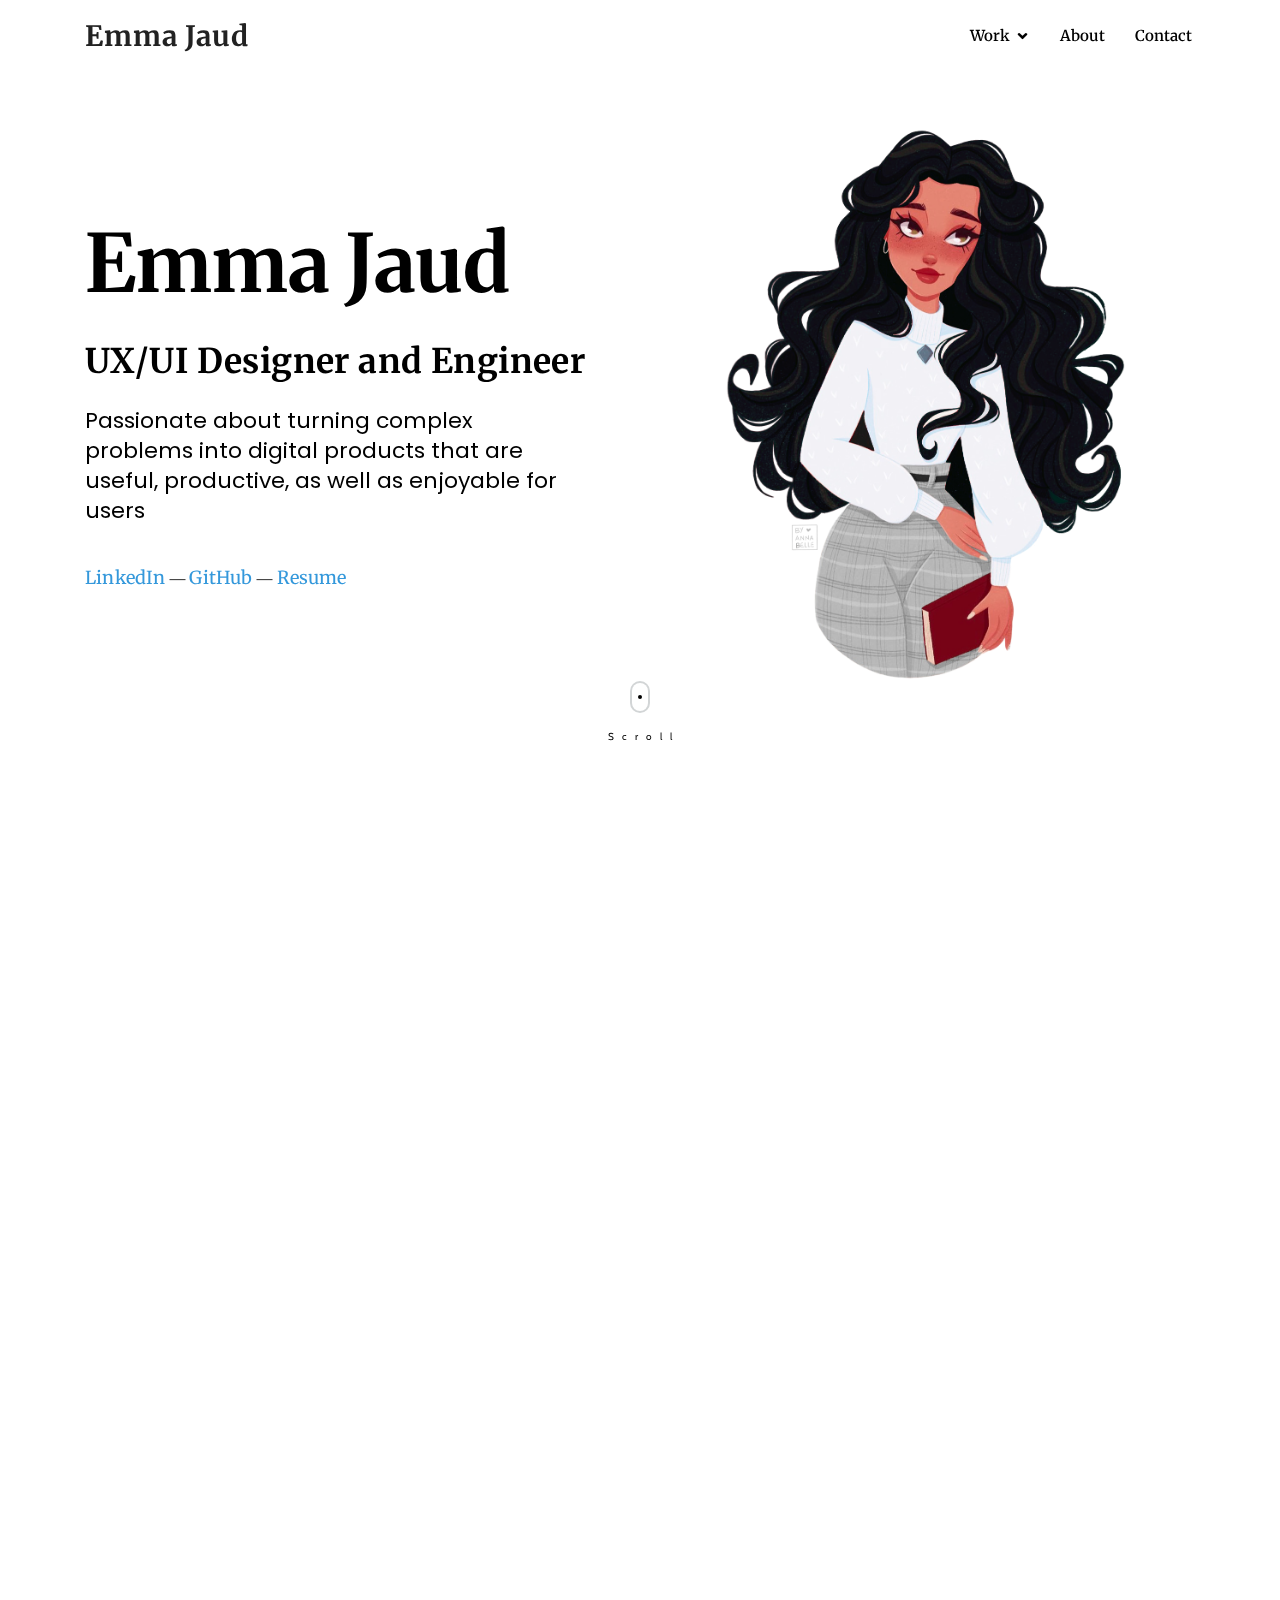
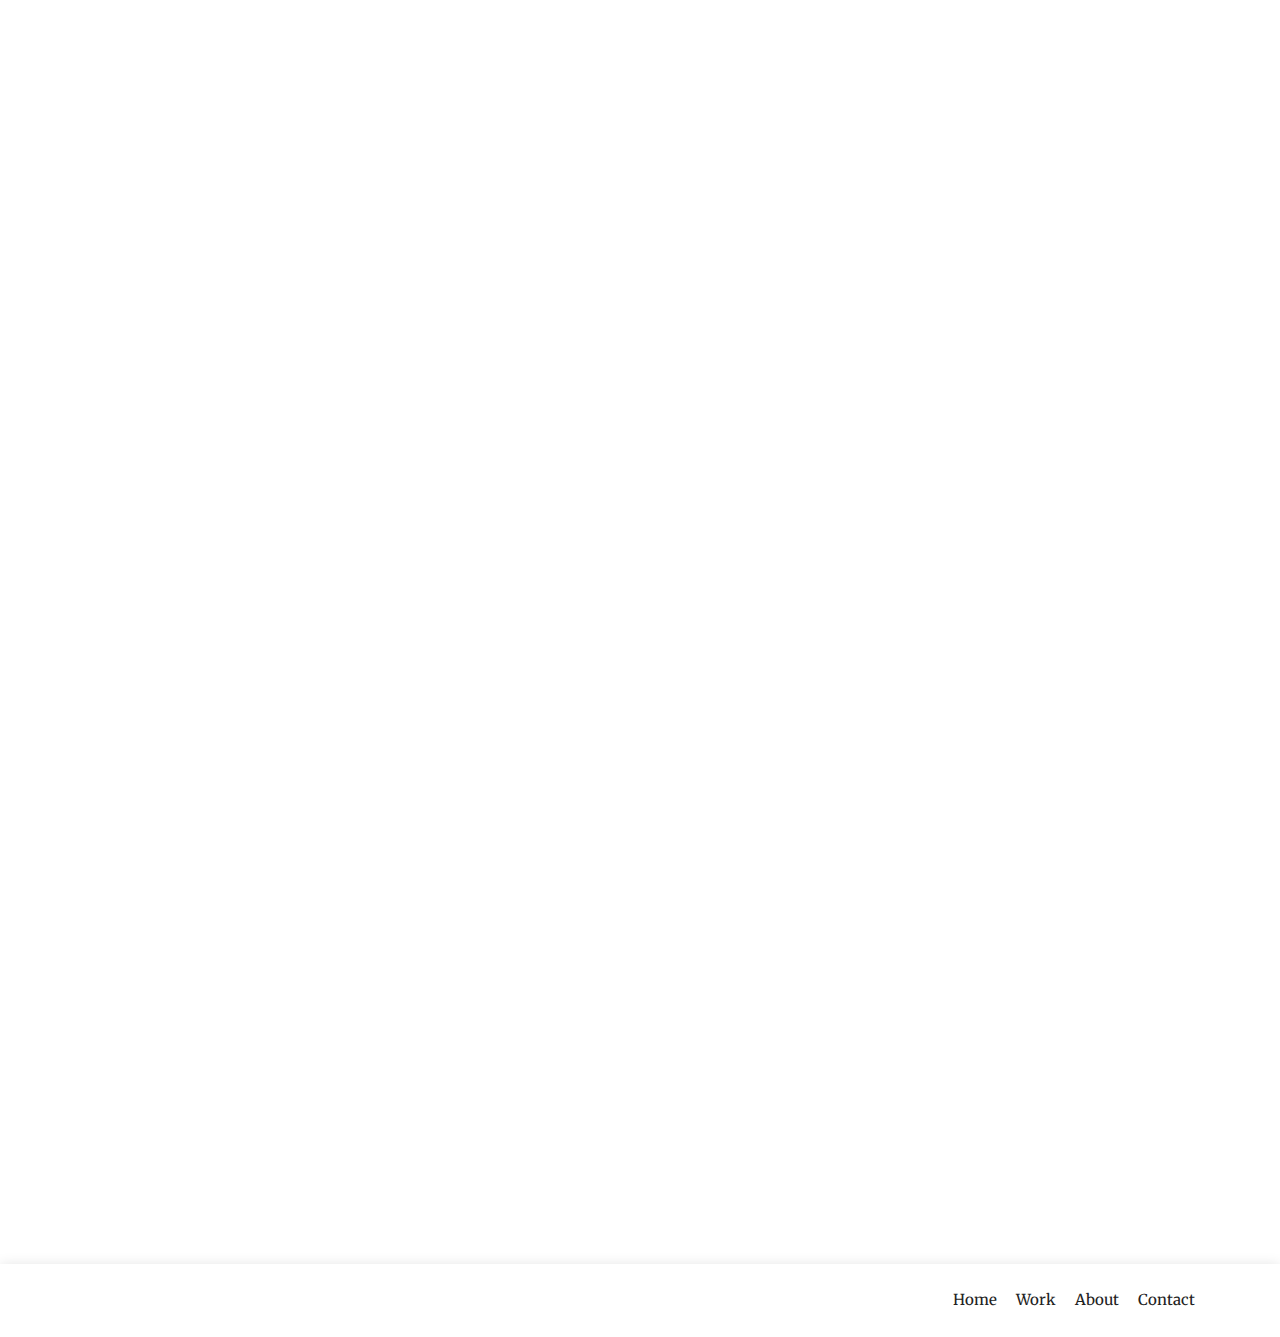
<file: index.html>
<!DOCTYPE html>
<html lang="en">

<head>
  
  <meta charset="utf-8">
  <meta content="width=device-width, initial-scale=1.0" name="viewport">

  <title>Emma Jaud Portfolio</title>
  <meta content="" name="description">
  <meta content="" name="keywords">

  <!-- Favicons -->
  <link href="assets/img/ICON@3x.png" rel="icon">
  <link href="assets/img/ICON@3x.png" rel="apple-touch-icon">

  <!-- Google Fonts -->
  <link href="https://fonts.googleapis.com/css?family=Open+Sans:300,300i,400,400i,600,600i,700,700i|Raleway:300,300i,400,400i,500,500i,600,600i,700,700i|Poppins:300,300i,400,400i,500,500i,600,600i,700,700i" rel="stylesheet">
  <link rel="preconnect" href="https://fonts.gstatic.com">
  <link href="https://fonts.googleapis.com/css2?family=Merriweather:ital,wght@0,300;0,400;0,700;0,900;1,300;1,400;1,700;1,900&display=swap" rel="stylesheet">

  <link href='https://fonts.googleapis.com/css?family=Roboto:400,100,300,700' rel='stylesheet' type='text/css'>
  <link rel="stylesheet" href="https://stackpath.bootstrapcdn.com/font-awesome/4.7.0/css/font-awesome.min.css">

  <!-- Vendor CSS Files -->
  <link href="assets/vendor/bootstrap/css/bootstrap.min.css" rel="stylesheet">
  <link href="assets/vendor/icofont/icofont.min.css" rel="stylesheet">
  <link href="assets/vendor/remixicon/remixicon.css" rel="stylesheet">
  <link href="assets/vendor/boxicons/css/boxicons.min.css" rel="stylesheet">
  <link href="assets/vendor/owl.carousel/assets/owl.carousel.min.css" rel="stylesheet">
  <link href="assets/vendor/venobox/venobox.css" rel="stylesheet">
  <link href="assets/vendor/aos/aos.css" rel="stylesheet">

  <!-- Main CSS File -->
  <link href="assets/css/style.css" rel="stylesheet">
  <link href="assets/css/scroll-animation.css" rel="stylesheet">
  
</head>

<body>

  <!-- ======= Header ======= -->
  <header id="header" class="fixed-top d-flex align-items-center">
    <div class="container d-flex align-items-center">

      <div class="logo mr-auto">
        <h1 class="text-light" style="font-family: 'Merriweather', serif; font-size: 28px;"><a href="index.html"><span>Emma Jaud</span></a></h1>
      </div>

      <nav class="nav-menu d-none d-lg-block">
        <ul>
          <li class="drop-down"><a href="">Work</a>
            <ul>
              <li><a href="dellgaming.html">DellGaming</a></li>
              <li><a href="illumine.html">illuminé</a></li>
              <li><a href="doe.html">Department of Energy</a></li>
            </ul>
          </li>
          <li><a href="about.html">About</a></li>  
          <li><a id="contact-modal" href="#" data-toggle="modal" data-target="#exampleModal">Contact</a></li>

        </ul>
      </nav><!-- .nav-menu -->

    </div>
  </header><!-- End Header -->

  <!-- ======= Hero Section ======= -->
  <section id="hero" class="d-flex align-items-center">

    <div class="container">
      <div class="row">
        <div data-aos="fade-right" data-aos-delay="200" id="me-info" class="col-lg-6 pt-5 pt-lg-0 order-2 order-lg-1 d-flex flex-column justify-content-center">
          <h1>Emma Jaud</h1>
          <h2>UX/UI Designer and Engineer</h2>
          <h3 style="max-width: 500px;">Passionate about turning complex problems into digital products that are useful, productive, as well as enjoyable for users</h3>
          <div class="links">
            <a href="https://linkedin.com/in/emmajaud">LinkedIn</a>
            <span>&#8213;</span>
            <a href="https://github.com/emmajaud">GitHub</a>
            <span>&#8213;</span>
            <a href="assets/portfolio_imgs/Emma_Jaud_UX_UI_Resume_2021.pdf">Resume</a>
          </div>
        </div>
        <div class="col-lg-6 order-1 order-lg-2 hero-img" style="text-align: center;" data-aos="fade-left" data-aos-delay="200">
          <img src="assets/portfolio_imgs/home-imgs/Me_Artwork.png" class="img-fluid animated" alt="">
        </div>
        <div class="col-12 order-3 mouse-position mr-auto d-none d-lg-block" style="text-align: center;">
          <div class="mouse" style="margin:auto"></div>
          <p class="mouse-scroll">Scroll</p>
        </div>
      </div>
    </div>
    
  </section><!-- End Hero -->

  <!-- ======= MAIN CONTENT ======= -->
  <main id="main">

    <section id="work" style="padding: 0;">
    
      <!-- ======= DELLGAMING CASE STUDY CARD ======= -->
      <div id="dellgaming" class="container" style="padding: 0 0 88px 0;" data-aos="fade-in">

        <!-- MOBILE DELLGAMING CARD -->
        <div id="cardcolor1" class="p-card-container d-block d-lg-none h-100 " style="max-height: none;">
          <a href="dellgaming.html"><img class="card-img-top" src="assets/portfolio_imgs/home-imgs/Dellgaming-card-img@3x.png" style="max-width: 600px;" alt=""></a>
          <div id="dellgaming-card-id" class="card-body">
            <h2 class="card-title">DellGaming</h2>
            <h6 class="card-sub-title">E-commerce Design</h6>
            <div class="technique-id">UXR</div>
            <div class="technique-id">UX</div>
            <div class="technique-id">UI</div>
            <div id="frontD" class="technique-id">Frontend Development</div>
            <p class="card-text">A subsite of Dells Gaming Products that provides users interested in gaming a space to <strong>compare gaming products, prices, and specs</strong> to help them efficiently navigate through their options. </p>
            <div onclick="location.href='dellgaming.html'" class="btn-case-study position-relative" style="margin: 0px 0px; width: 80%;">
              <div style="margin: 0px 0px"><a href="dellgaming.html">READ CASE STUDY</a></div>
              <div class="ml-auto" style="margin: 0px 0px"><i class="icofont-rounded-right"></i></div>
            </div>
          </div>
        </div>

        <!-- DESKTOP DELLGAMING CARD -->  
        <div id="cardcolor1" class="p-card-container d-none d-lg-block">
          <div class="row g-0 h-100">
            <div class="col-lg-5 col-md-5 col-sm-5 case-study-card my-auto">
              <div id="dellgaming-card-id" class="card-body">
                  <h2 class="card-title">DellGaming</h2>
                  <h6 class="card-sub-title">E-commerce Design</h6>
                  <div class="technique-id">UXR</div>
                  <div class="technique-id">UX</div>
                  <div class="technique-id">UI</div>
                  <div class="technique-id">Frontend Development</div>
                  <p class="card-text">A subsite of Dells Gaming Products that provides users interested in gaming a space to <strong>compare gaming products, prices, and specs</strong> to help them efficiently navigate through their options. </p>
                  <div onclick="location.href='dellgaming.html'" class="btn-case-study position-relative" style="margin: 0px 0px">
                    <div style="margin: 0px 0px"><a href="dellgaming.html">READ CASE STUDY</a></div>
                    <div class="ml-auto" style="margin: 0px 0px"><i class="icofont-rounded-right"></i></div>
                  </div>
              </div>
            </div>
            <div class="col-lg-7 col-md-7 col-sm-7 my-auto">
              <a href="dellgaming.html"><img class="card-img hover_card" src="assets/portfolio_imgs/home-imgs/Dellgaming-card-img@3x.png" style="max-height: 440px;" alt=""></a>
            </div> 
          </div>
        </div>
        
      </div> 
      <!-- END OF DELLGAMING CARD-->


      <!-- ======= ILLUMINE CASE STUDY CARD ======= -->
      <div id="illumine" class="container" style="padding: 0 0 88px 0;" data-aos="fade-in">

        <!-- MOBILE ILLUMINE CARD -->
        <div id="cardcolor2" class="p-card-container d-block d-lg-none h-100 " style="margin-top: 0px; max-height: none;">
          <a href="illumine.html"><img class="card-img-top" src="assets/portfolio_imgs/home-imgs/Illumine-card-img@3x.png" style="max-width: 600px;" alt=""></a>
          <div id="illumine-card-id" class="card-body">
            <h2 class="card-title">illuminé</h2>
                  <h6 class="card-sub-title">Startup Website Design</h6>
                  <div class="technique-id">UXR</div>
                  <div class="technique-id">UX</div>
                  <div class="technique-id">UI</div>
                  <p class="card-text"><strong>illuminé</strong> combines the pillars of wisdom offering skill courses and opportunity for reflection so that <strong>users can create solid connections</strong> that result in conscientious decision making.</p>
            <div onclick="location.href='illumine.html'" class="btn-case-study position-relative" style="margin: 0px 0px; width: 80%;">
              <div style="margin: 0px 0px"><a href="illumine.html">READ CASE STUDY</a></div>
              <div class="ml-auto" style="margin: 0px 0px"><i class="icofont-rounded-right"></i></div>
            </div>
          </div>
        </div>

        <!-- DESKTOP ILLUMINE CARD -->  
        <div id="cardcolor2" class="p-card-container d-none d-lg-block " style="margin-top: 0px;">
          <div class="row g-0 h-100">
            <div class="col-lg-4 col-md-4 col-sm-5 case-study-card my-auto" style="padding-right: 0px !important;">
              <div id="illumine-card-id" class="card-body">
                  <h2 class="card-title">illuminé</h2>
                  <h6 class="card-sub-title">Startup Website Design</h6>
                  <div class="technique-id">UXR</div>
                  <div class="technique-id">UX</div>
                  <div class="technique-id">UI</div>
                  <p class="card-text"><strong>illuminé</strong> combines the pillars of wisdom offering skill courses and opportunity for reflection so that <strong>users can create solid connections</strong> that result in conscientious decision making.</p>
                  <div onclick="location.href='illumine.html'" class="btn-case-study position-relative" style="margin: 0px 0px">
                    <div style="margin: 0px 0px"><a href="illumine.html">READ CASE STUDY</a></div>
                    <div class="ml-auto" style="margin: 0px 0px"><i class="icofont-rounded-right"></i></div>
                  </div>
              </div>
            </div>
            <div class="col-lg-8 col-md-8 col-sm-7 my-auto">
              <a href="illumine.html"><img class="card-img hover_card" src="assets/portfolio_imgs/home-imgs/Illumine-card-img@3x.png" style="max-height: 409.39px;" alt=""></a>
            </div> 
          </div>
        </div> 
      </div>     
      <!-- END OF ILLUMINE CARD-->


      <!-- ======= DOE CASE STUDY CARD ======= -->
      <div id="doe" class="container" style="padding: 0 0 88px 0;" data-aos="fade-in">

        <!-- MOBILE DOE CARD -->
        <div id="cardcolor3" class="p-card-container d-block d-lg-none h-100 " style="margin-top: 0px; max-height: none;">
          <a href="doe.html"><img class="card-img-top" src="assets/portfolio_imgs/home-imgs/DoE-card-img@3x.png" style="max-width: 600px;" alt=""></a>
          <div id="doe-card-id" class="card-body">
            <h2 class="card-title">Department of Energy</h2>
            <h6 class="card-sub-title">Government Agency Redesign</h6>
            <div class="technique-id">UXR</div>
            <div class="technique-id">UX</div>
            <div class="technique-id">UI</div>
            <p class="card-text">RWD of the energy.gov website to make it more accessible, responsive and engaging for users.</p>
            <div onclick="location.href='doe.html'" class="btn-case-study position-relative" style="margin: 0px 0px; width: 80%;">
              <div style="margin: 0px 0px"><a href="doe.html">READ CASE STUDY</a></div>
              <div class="ml-auto" style="margin: 0px 0px"><i class="icofont-rounded-right"></i></div>
            </div>
          </div>
        </div>

        <!-- DESKTOP DOE CARD -->  
        <div id="cardcolor3" class="p-card-container d-none d-lg-block " style="margin-top: 0px;">
          <div class="row g-0 h-100">
            <div class="col-lg-5 col-md-5 col-sm-5 case-study-card my-auto">
              <div id="doe-card-id" class="card-body">
                <h2 class="card-title">Department of Energy</h2>
                <h6 class="card-sub-title">Government Agency Redesign</h6>
                <div class="technique-id">UXR</div>
                <div class="technique-id">UX</div>
                <div class="technique-id">UI</div>
                <p class="card-text">RWD of the energy.gov website to make it more accessible, responsive and engaging for users.</p>
                <div onclick="location.href='doe.html'" class="btn-case-study position-relative" style="margin: 0px 0px">
                  <div style="margin: 0px 0px"><a href="doe.html">READ CASE STUDY</a></div>
                  <div class="ml-auto" style="margin: 0px 0px"><i class="icofont-rounded-right"></i></div>
                </div>
              </div>
            </div>
            <div class="col-lg-7 col-md-7 col-sm-7 my-auto">
              <a href="doe.html"><img class="card-img hover_card" src="assets/portfolio_imgs/home-imgs/DoE-card-img@3x.png" style="max-height: 464.94px;" alt=""></a>
            </div> 
          </div>
        </div>
      </div> 
      <!-- END OF DOE CARD-->

  </section>

  </main><!-- End #main -->

  <!-- ======= Footer ======= -->
  <footer id="footer">
    <div class="container">
      <div class="row d-flex align-items-center">
        <div class="col-lg-6 text-lg-left text-center">
          
        </div>
        <div class="col-lg-6">
          <nav class="footer-links text-lg-right text-center pt-2 pt-lg-0">
            <a href="#" class="scrollto">Home</a>
            <a href="#work" class="scrollto">Work</a>
            <a href="about.html">About</a>
            <a id="contact-modal" href="#" data-toggle="modal" data-target="#exampleModal">Contact</a>
          </nav>
        </div>
      </div>
    </div>
  </footer><!-- End Footer -->

  <a href="#" class="back-to-top"><i class="icofont-simple-up"></i></a>
 
  <!-- ======= CONTACT MODAL ======= -->
  <div class="modal fade" id="exampleModal" tabindex="-1" aria-labelledby="exampleModalLabel" aria-hidden="true" style="z-index: 100000px !important;">
    <div class="modal-dialog">
      <div class="modal-content" style="background-color: #094d93; border-color: #094d93 !important;">
        <div class="modal-body">    
            <div id="contact-section" class="ftco-section wrapper">
                <div class="row no-gutters">
                    <!-- INFORMATION CONTAINER -->
                    <div class="col-lg-12 col-md-12 d-flex align-items-stretch">
                        <div class="info-wrap bg-primary w-100 p-md-4 p-3 pt-4 pb-4">
                            <h3>Let's get in touch</h3>
                            <p class="mb-4">Have questions, feedback, or want to connect?</p>
                            <!-- email -->
                            <div class="dbox w-100 d-flex align-items-center">
                                <div class="icon d-flex align-items-center justify-content-center">
                                    <span class="fa fa-paper-plane"></span>
                                </div>
                                <div class="text pl-3">
                                    <p><span>Email:</span> <a style="text-decoration: none !important; cursor: cursor !important;" href="#">jaud2@att.net</a></p>
                                </div>
                            </div>
                            <!-- linkedin -->
                            <div class="dbox w-100 d-flex align-items-center">
                                <div class="icon d-flex align-items-center justify-content-center">
                                    <span class="fa fa-linkedin-square"></span>
                                </div>
                                <div class="text pl-3">
                                    <p><span>LinkedIn:</span> <a href="https://linkedin.com/in/emmajaud">/in/emmajaud</a></p>
                                </div>
                            </div>
                            <!-- resume -->
                            <div class="dbox w-100 d-flex align-items-center">
                                <div class="icon d-flex align-items-center justify-content-center">
                                    <span class="fa fa-file-text"></span>
                                </div>
                                <div class="text pl-3">
                                    <p><span>Resume:</span> <a href="https://docs.google.com/document/d/16cSgAvvSv-9IIRRcEhz_O0VSjFPf6nThPHG19d5tyQ8/edit?usp=sharing">emmajaud-resume</a></p>
                                </div>
                            </div>
                            <!-- github -->
                            <div class="dbox w-100 d-flex align-items-center">
                                <div class="icon d-flex align-items-center justify-content-center">
                                    <span class="fa fa-github"></span>
                                </div>
                                <div class="text pl-3">
                                    <p><span>Github:</span> <a href="https://github.com/emmajaud">github.com/emmajaud</a></p>
                                </div>
                            </div>
                            <!-- phone 
                            <div class="dbox w-100 d-flex align-items-center">
                                <div class="icon d-flex align-items-center justify-content-center">
                                    <span class="fa fa-phone"></span>
                                </div>
                                <div class="text pl-3">
                                    <p><span>Phone:</span> <a href="tel://12811231234">+ 1 (281) 1231234</a></p>
                                </div>
                            </div> -->
                        </div>
                    </div>
                </div>
            </div>
            <button type="button" class="close" data-dismiss="modal" aria-label="Close">
                <span aria-hidden="true">&times;</span>
            </button>
        </div>
      </div>
    </div>
  </div><!-- End Contact Modal -->
  

  <!-- Vendor JS Files -->
  <script src="assets/vendor/jquery/jquery.min.js"></script>
  <script src="assets/vendor/bootstrap/js/bootstrap.bundle.min.js"></script>
  <script src="assets/vendor/jquery.easing/jquery.easing.min.js"></script>
  <script src="assets/vendor/php-email-form/validate.js"></script>
  <script src="assets/vendor/waypoints/jquery.waypoints.min.js"></script>
  <script src="assets/vendor/counterup/counterup.min.js"></script>
  <script src="assets/vendor/owl.carousel/owl.carousel.min.js"></script>
  <script src="assets/vendor/isotope-layout/isotope.pkgd.min.js"></script>
  <script src="assets/vendor/venobox/venobox.min.js"></script>
  <script src="assets/vendor/aos/aos.js"></script>

  <!-- Main JS File -->
  <script src="assets/js/main.js"></script>

</body>

</html>
</file>
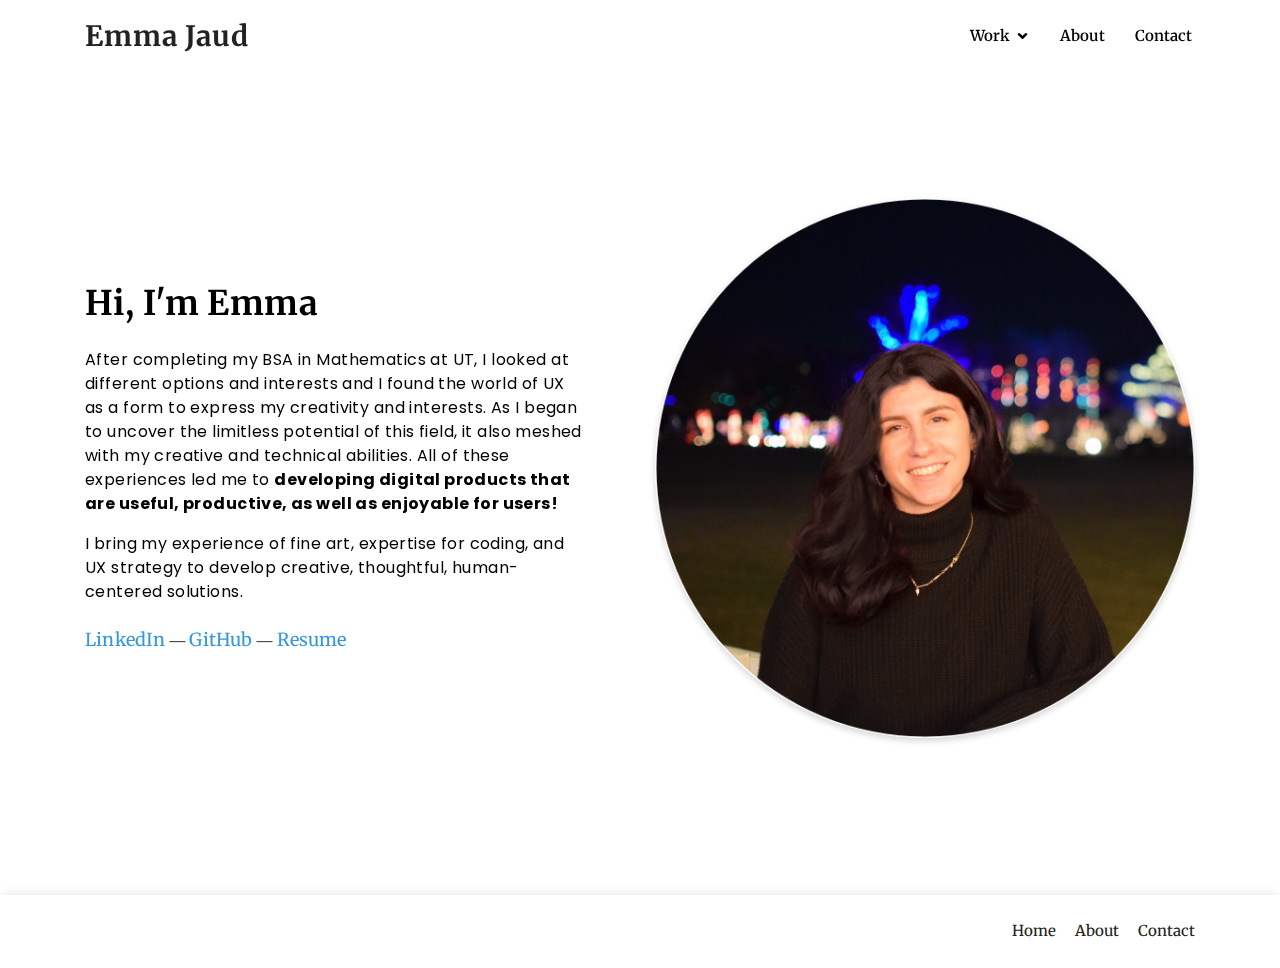
<file: about.html>
<!DOCTYPE html>
<html lang="en">

  <head>

    <meta charset="utf-8">
    <meta content="width=device-width, initial-scale=1.0" name="viewport">
  
    <title>Emma Jaud - About Me</title>
    <meta content="" name="description">
    <meta content="" name="keywords">
  
    <!-- Favicons -->
    <link href="assets/img/ICON@3x.png" rel="icon">
    <link href="assets/img/ICON@3x.png" rel="apple-touch-icon">
  
    <!-- Google Fonts -->
    <link href="https://fonts.googleapis.com/css?family=Open+Sans:300,300i,400,400i,600,600i,700,700i|Raleway:300,300i,400,400i,500,500i,600,600i,700,700i|Poppins:300,300i,400,400i,500,500i,600,600i,700,700i" rel="stylesheet">
    <link rel="preconnect" href="https://fonts.gstatic.com">
    <link href="https://fonts.googleapis.com/css2?family=Merriweather:ital,wght@0,300;0,400;0,700;0,900;1,300;1,400;1,700;1,900&display=swap" rel="stylesheet">
  
    <link href='https://fonts.googleapis.com/css?family=Roboto:400,100,300,700' rel='stylesheet' type='text/css'>
    <link rel="stylesheet" href="https://stackpath.bootstrapcdn.com/font-awesome/4.7.0/css/font-awesome.min.css">
  
    <!-- Vendor CSS Files -->
    <link href="assets/vendor/bootstrap/css/bootstrap.min.css" rel="stylesheet">
    <link href="assets/vendor/icofont/icofont.min.css" rel="stylesheet">
    <link href="assets/vendor/remixicon/remixicon.css" rel="stylesheet">
    <link href="assets/vendor/boxicons/css/boxicons.min.css" rel="stylesheet">
    <link href="assets/vendor/owl.carousel/assets/owl.carousel.min.css" rel="stylesheet">
    <link href="assets/vendor/venobox/venobox.css" rel="stylesheet">
    <link href="assets/vendor/aos/aos.css" rel="stylesheet">
  
    <!-- Main CSS File -->
    <link href="assets/css/about-style.css" rel="stylesheet">
    
  
  </head>

<body>

  <!-- ======= Header ======= -->
  <header id="header" class="fixed-top d-flex align-items-center">
    <div class="container d-flex align-items-center">

      <div class="logo mr-auto">
        <h1 class="text-light" style="font-family: 'Merriweather', serif; font-size: 28px;"><a href="index.html"><span>Emma Jaud</span></a></h1>
      </div>

      <nav class="nav-menu d-none d-lg-block">
        <ul>
          <li class="drop-down"><a href="">Work</a>
            <ul>
              <li><a href="dellgaming.html">DellGaming</a></li>
              <li><a href="illumine.html">illuminé</a></li>
              <li><a href="doe.html">Department of Energy</a></li>
            </ul>
          </li>
          <li><a href="about.html">About</a></li>  
          <li><a id="contact-modal" href="#" data-toggle="modal" data-target="#exampleModal">Contact</a></li>

        </ul>
      </nav><!-- .nav-menu -->

    </div>
  </header><!-- End Header -->

  <!-- ======= Hero Section ======= -->
  <section id="hero" class="d-flex align-items-center">

    <div class="container">
      <div class="row">
        <div data-aos="fade-right" data-aos-delay="200" id="me-info" class="col-lg-6 pt-5 pt-lg-0 order-2 order-lg-1 d-flex flex-column justify-content-center">
          <h2>Hi, I'm Emma</h2>
          <p style="max-width: 500px; margin-bottom: 16px !important;">After completing my BSA in Mathematics at UT, I looked at different options and interests and I found the world of UX as a form to express my creativity and interests. As I began to uncover the limitless potential of this field, it also meshed with my creative and technical abilities. All of these experiences led me to <strong>developing digital products that are useful, productive, as well as enjoyable for users!</strong></p>
          <p style="max-width: 500px;">I bring my experience of fine art, expertise for coding, and UX strategy to develop creative, thoughtful, human-centered solutions.</p>
          <div class="links">
            <a href="https://linkedin.com/in/emmajaud">LinkedIn</a>
            <span>&#8213;</span>
            <a href="https://github.com/emmajaud">GitHub</a>
            <span>&#8213;</span>
            <a href="https://docs.google.com/document/d/16cSgAvvSv-9IIRRcEhz_O0VSjFPf6nThPHG19d5tyQ8/edit?usp=sharing">Resume</a>
          </div>
        </div>
        <div class="col-lg-6 order-1 order-lg-2 hero-img" style="text-align: center;" data-aos="fade-left" data-aos-delay="200">
          <img src="assets/portfolio_imgs/about-imgs/About-me-img@3x.png" class="img-fluid light-img-shadow" alt="">
        </div>
      </div>
    </div>
    
  </section><!-- End Hero -->

  <main id="main">

  </main><!-- End #main -->

   <!-- ======= Footer ======= -->
   <footer id="footer">
    <div class="container">
      <div class="row d-flex align-items-center">
        <div class="col-lg-6 text-lg-left text-center">
          
        </div>
        <div class="col-lg-6">
          <nav class="footer-links text-lg-right text-center pt-2 pt-lg-0">
            <a href="index.html" class="scrollto">Home</a>
            <a href="about.html">About</a>
            <a id="contact-modal" href="#" data-toggle="modal" data-target="#exampleModal">Contact</a>
          </nav>
        </div>
      </div>
    </div>
  </footer><!-- End Footer -->

  <a href="#" class="back-to-top"><i class="icofont-simple-up"></i></a>

 
  <!-- ======= CONTACT MODAL ======= -->
  <div class="modal fade" id="exampleModal" tabindex="-1" aria-labelledby="exampleModalLabel" aria-hidden="true" style="z-index: 100000px !important;">
    <div class="modal-dialog">
      <div class="modal-content" style="background-color: #094d93; border-color: #094d93 !important;">
        <div class="modal-body">    
            <div id="contact-section" class="ftco-section wrapper">
                <div class="row no-gutters">
                    <!-- INFORMATION CONTAINER -->
                    <div class="col-lg-12 col-md-12 d-flex align-items-stretch">
                        <div class="info-wrap bg-primary w-100 p-md-4 p-3 pt-4 pb-4">
                            <h3>Let's get in touch</h3>
                            <p class="mb-4">Have questions, feedback, or want to connect?</p>
                            <!-- email -->
                            <div class="dbox w-100 d-flex align-items-center">
                                <div class="icon d-flex align-items-center justify-content-center">
                                    <span class="fa fa-paper-plane"></span>
                                </div>
                                <div class="text pl-3">
                                    <p><span>Email:</span> <a style="text-decoration: none !important; cursor: cursor !important;" href="#">jaud2@att.net</a></p>
                                </div>
                            </div>
                            <!-- linkedin -->
                            <div class="dbox w-100 d-flex align-items-center">
                                <div class="icon d-flex align-items-center justify-content-center">
                                    <span class="fa fa-linkedin-square"></span>
                                </div>
                                <div class="text pl-3">
                                    <p><span>LinkedIn:</span> <a href="https://linkedin.com/in/emmajaud">/in/emmajaud</a></p>
                                </div>
                            </div>
                            <!-- resume -->
                            <div class="dbox w-100 d-flex align-items-center">
                                <div class="icon d-flex align-items-center justify-content-center">
                                    <span class="fa fa-file-text"></span>
                                </div>
                                <div class="text pl-3">
                                    <p><span>Resume:</span> <a href="https://docs.google.com/document/d/16cSgAvvSv-9IIRRcEhz_O0VSjFPf6nThPHG19d5tyQ8/edit?usp=sharing">emmajaud-resume</a></p>
                                </div>
                            </div>
                            <!-- github -->
                            <div class="dbox w-100 d-flex align-items-center">
                                <div class="icon d-flex align-items-center justify-content-center">
                                    <span class="fa fa-github"></span>
                                </div>
                                <div class="text pl-3">
                                    <p><span>Github:</span> <a href="https://github.com/emmajaud">github.com/emmajaud</a></p>
                                </div>
                            </div>
                            <!-- phone 
                            <div class="dbox w-100 d-flex align-items-center">
                                <div class="icon d-flex align-items-center justify-content-center">
                                    <span class="fa fa-phone"></span>
                                </div>
                                <div class="text pl-3">
                                    <p><span>Phone:</span> <a href="tel://12811231234">+ 1 (281) 1231234</a></p>
                                </div>
                            </div>-->
                        </div>
                    </div>
                </div>
            </div>
            <button type="button" class="close" data-dismiss="modal" aria-label="Close">
                <span aria-hidden="true">&times;</span>
            </button>
        </div>
      </div>
    </div>
  </div><!-- End Contact Modal -->
  

  <!-- Vendor JS Files -->
  <script src="assets/vendor/jquery/jquery.min.js"></script>
  <script src="assets/vendor/bootstrap/js/bootstrap.bundle.min.js"></script>
  <script src="assets/vendor/jquery.easing/jquery.easing.min.js"></script>
  <script src="assets/vendor/php-email-form/validate.js"></script>
  <script src="assets/vendor/waypoints/jquery.waypoints.min.js"></script>
  <script src="assets/vendor/counterup/counterup.min.js"></script>
  <script src="assets/vendor/owl.carousel/owl.carousel.min.js"></script>
  <script src="assets/vendor/isotope-layout/isotope.pkgd.min.js"></script>
  <script src="assets/vendor/venobox/venobox.min.js"></script>
  <script src="assets/vendor/aos/aos.js"></script>

  <!-- Main JS File -->
  <script src="assets/js/main.js"></script>

</body>

</html>
</file>
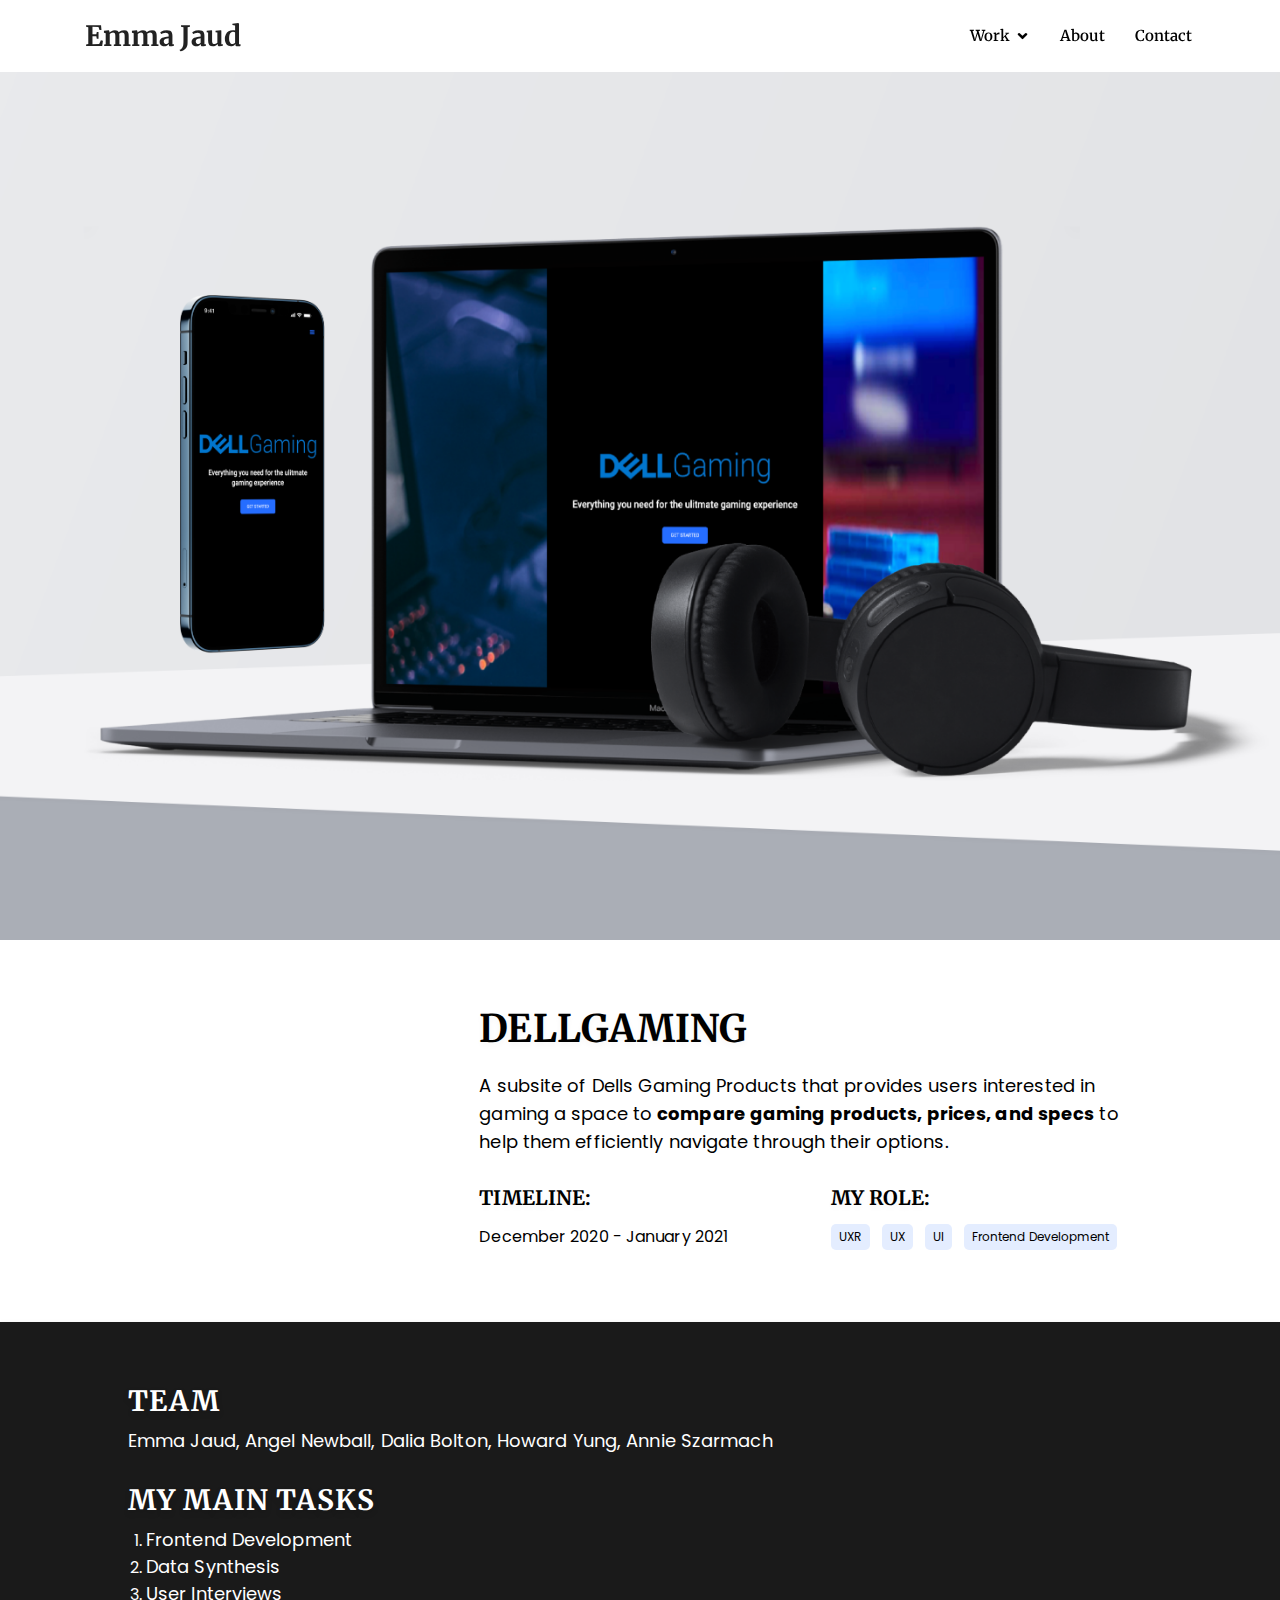
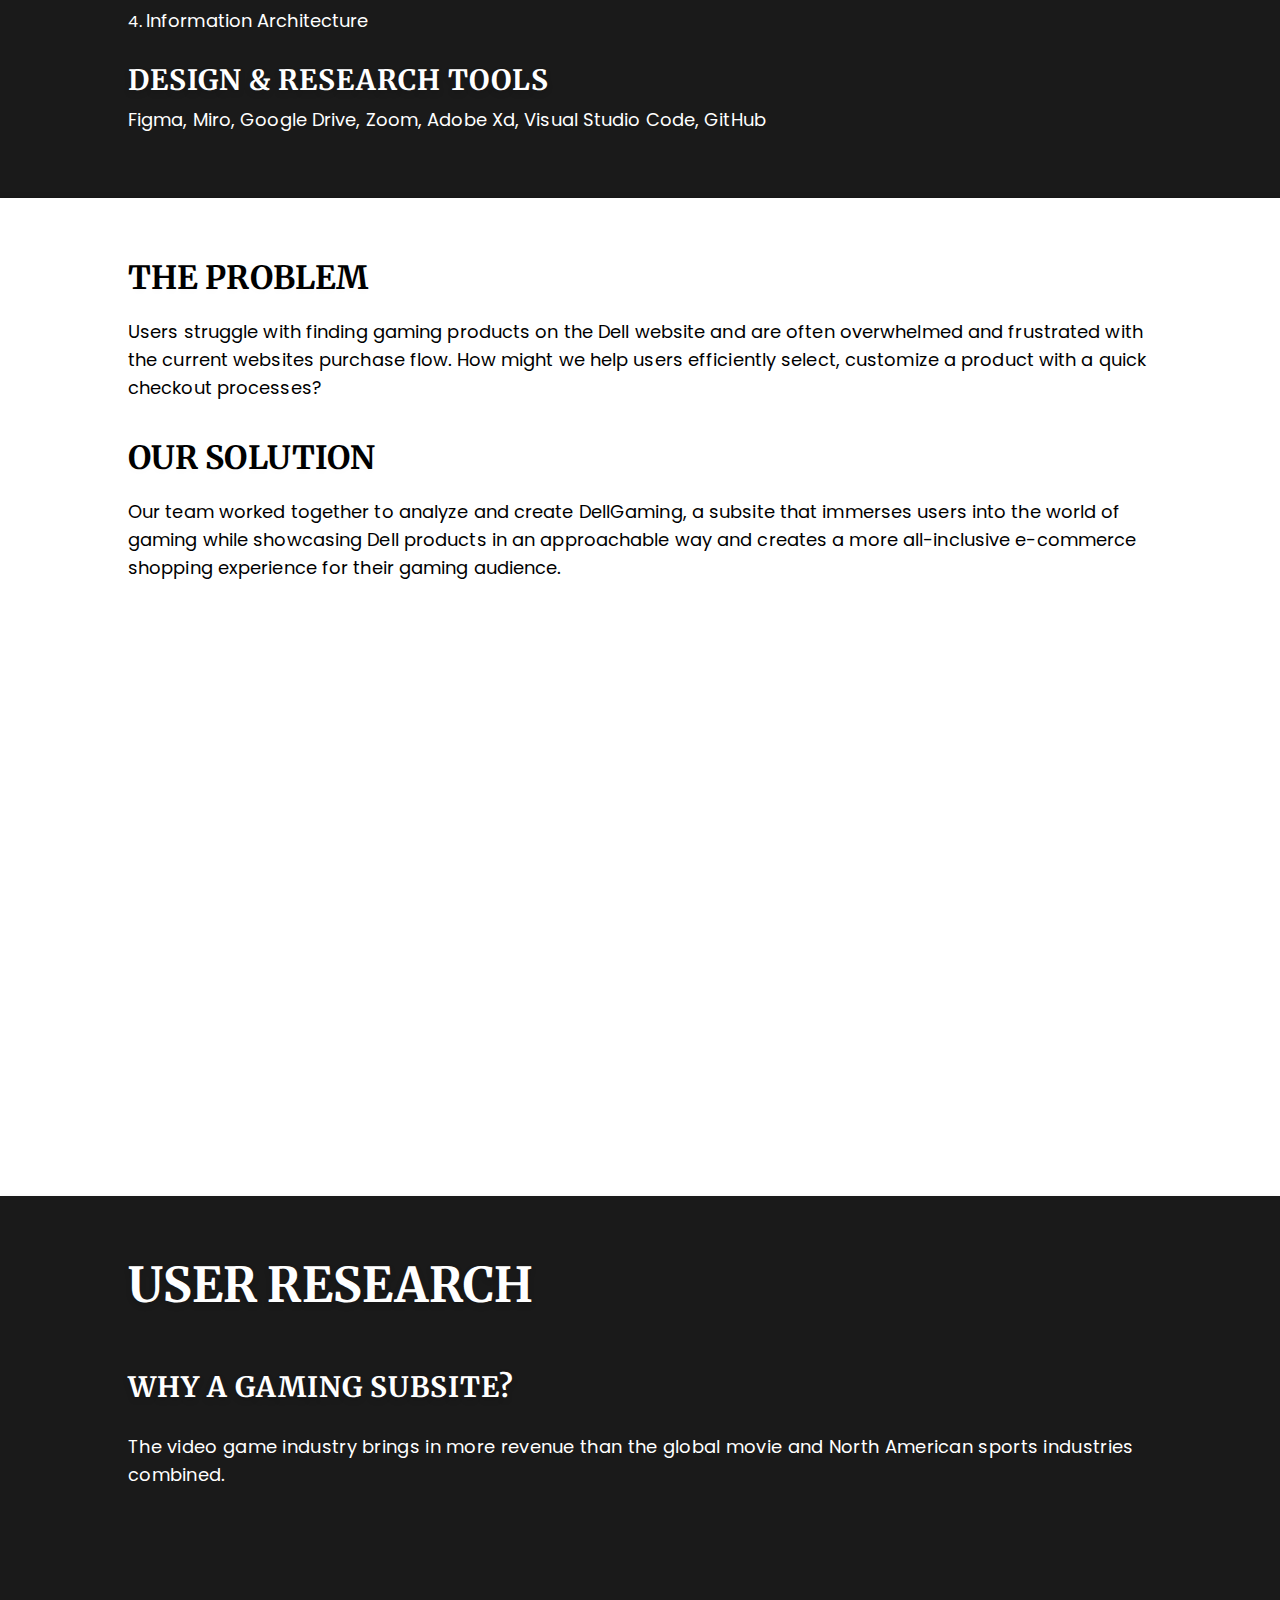
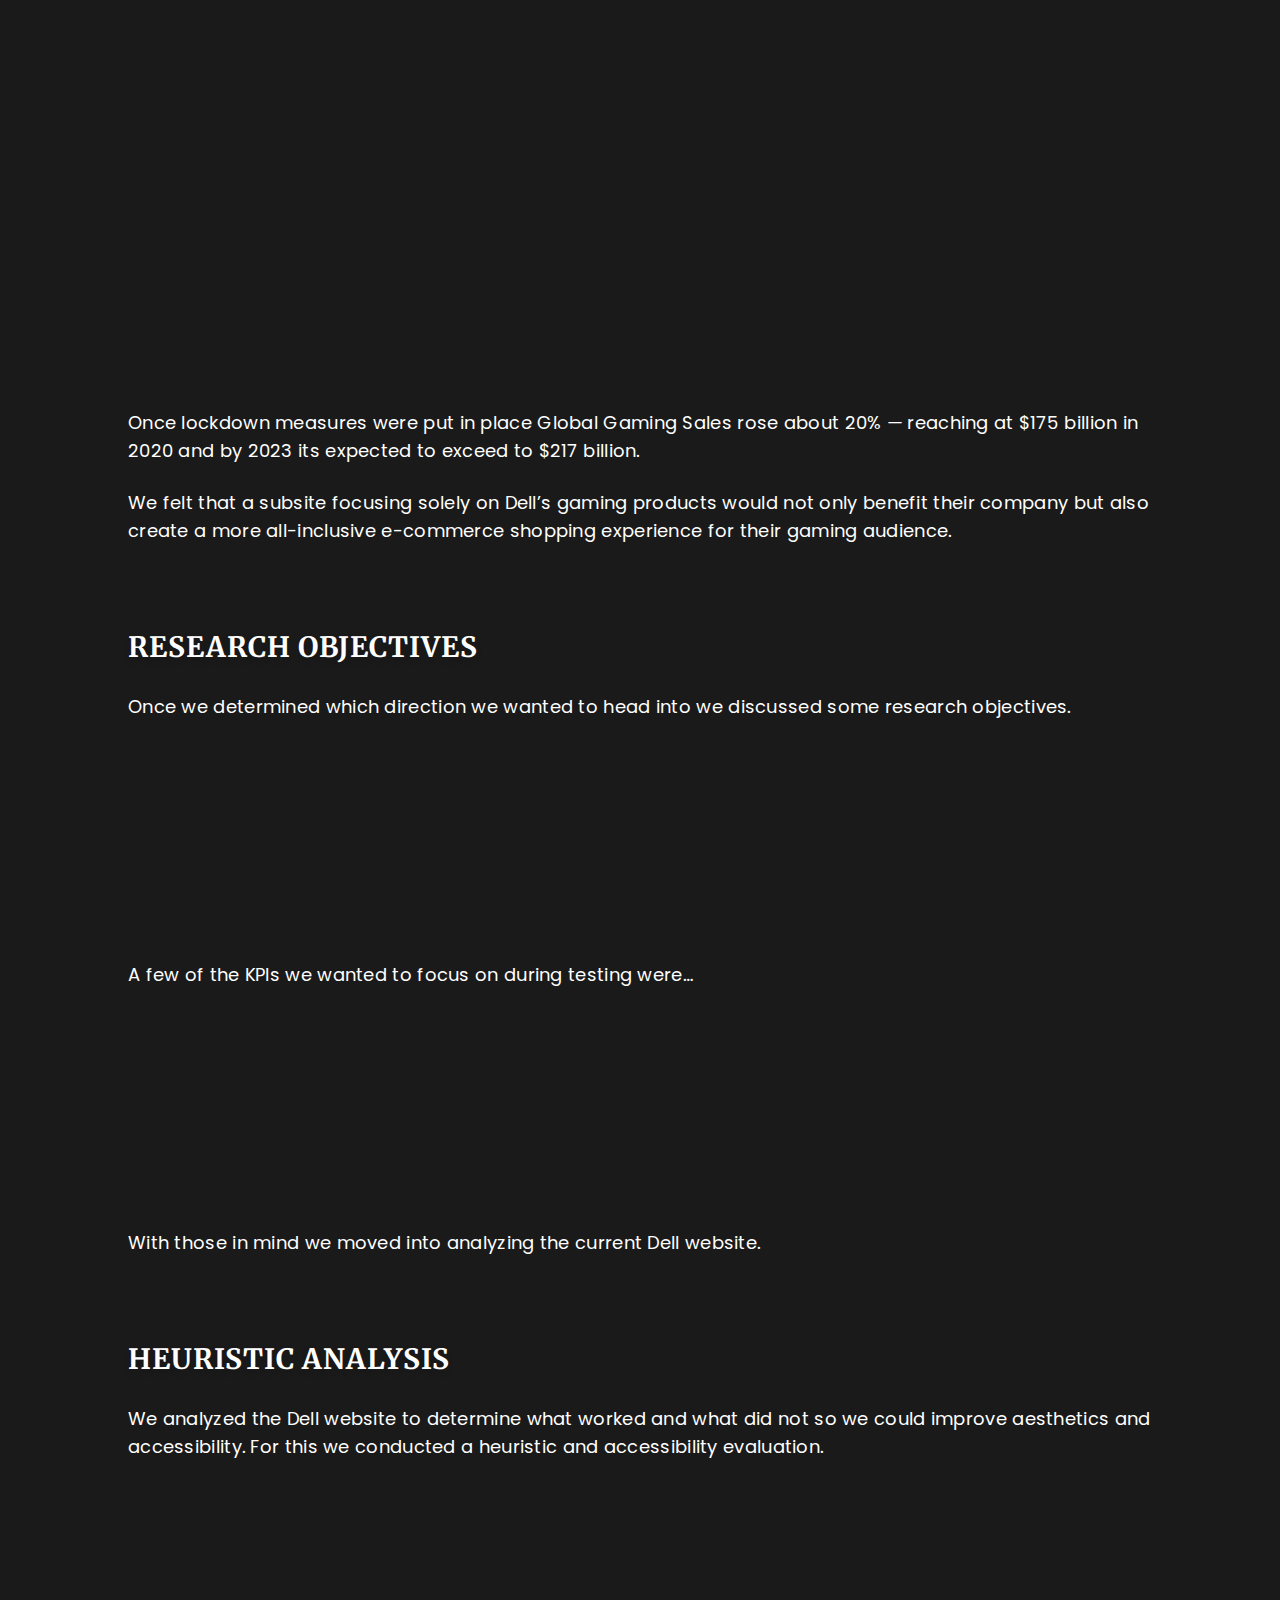
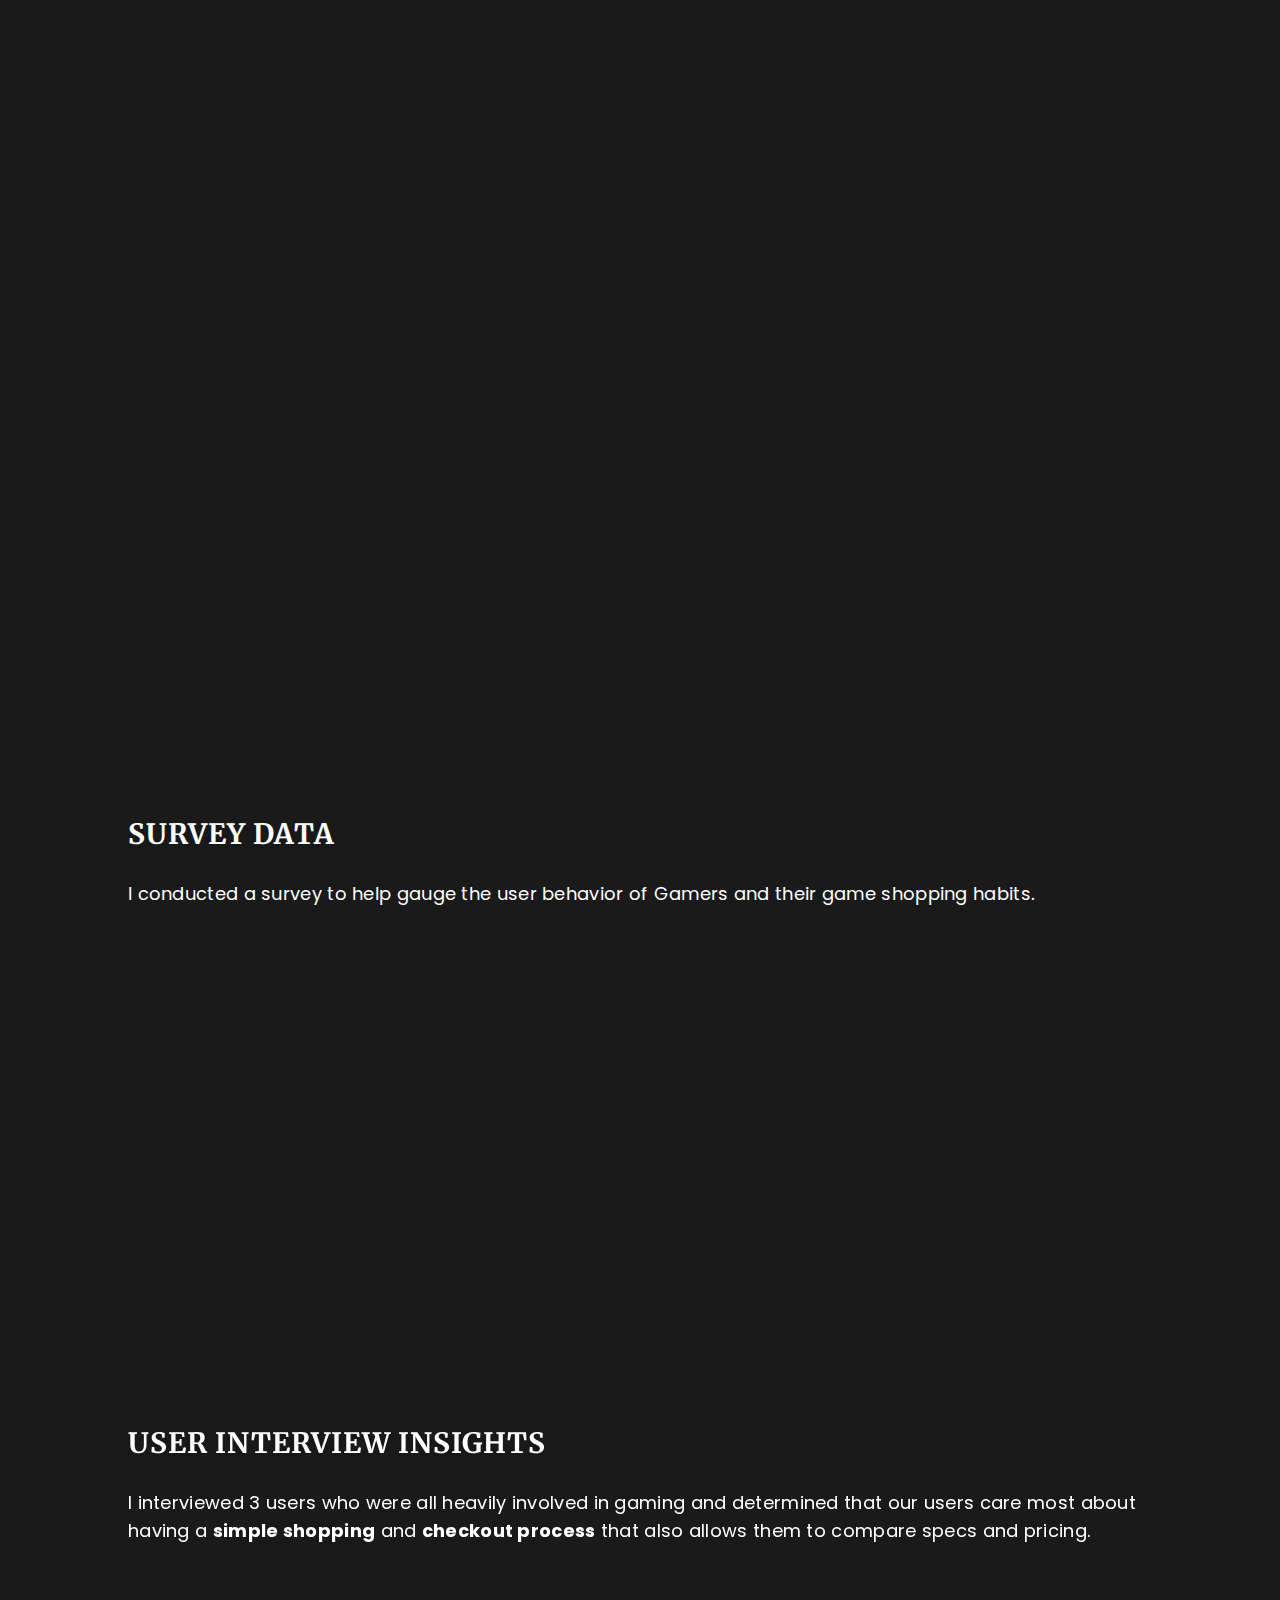
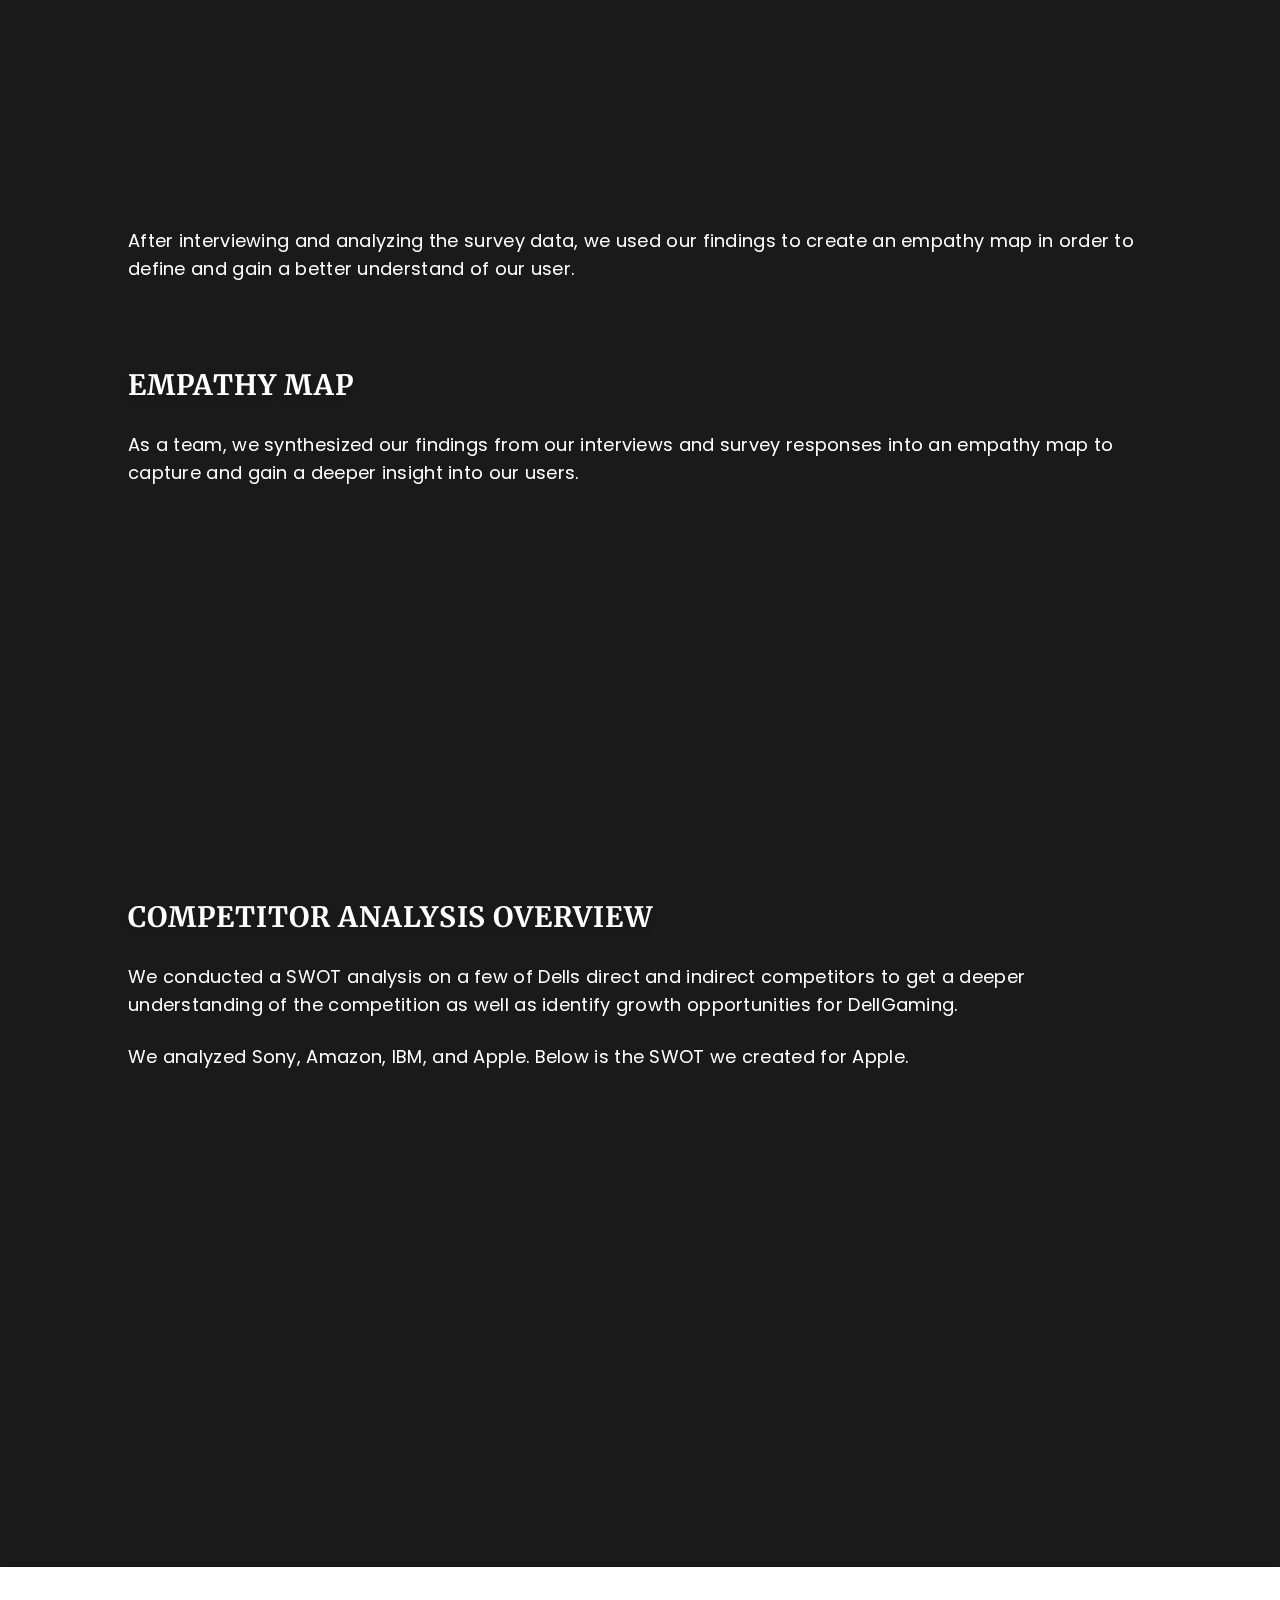
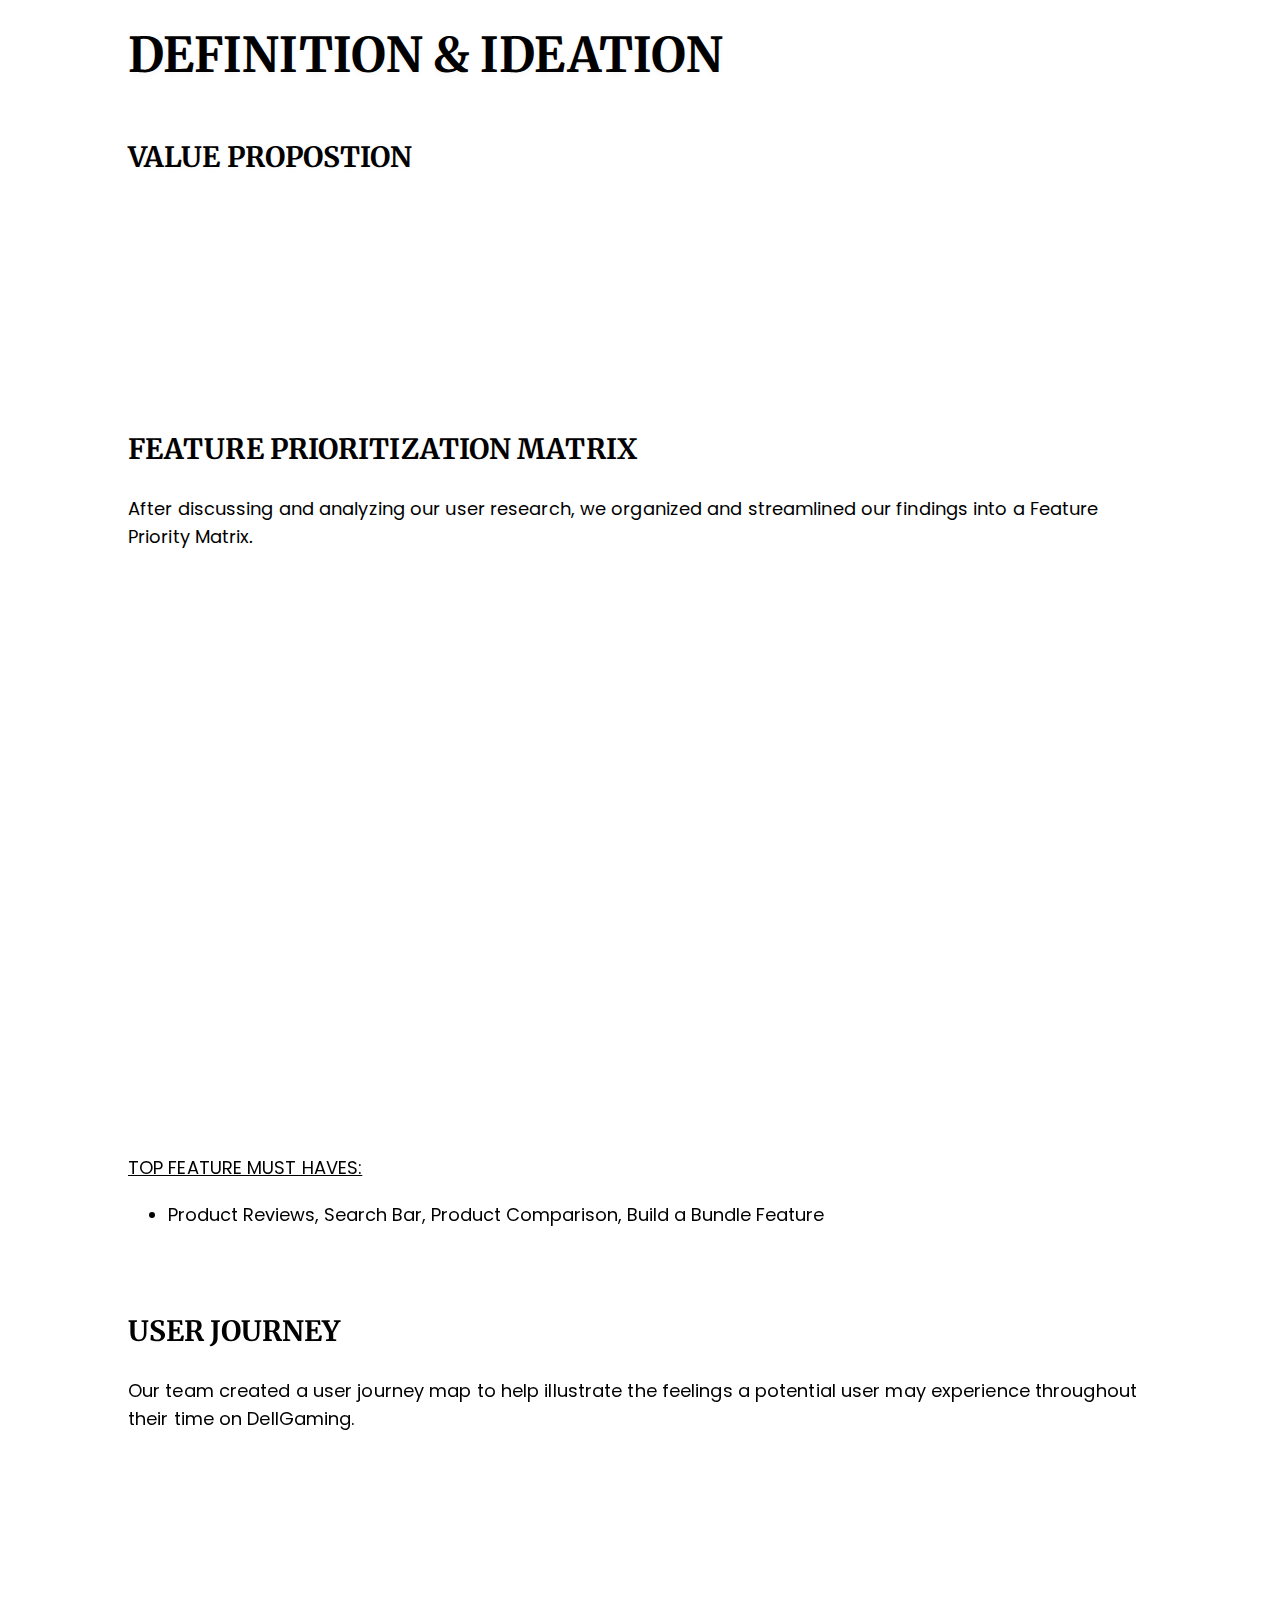
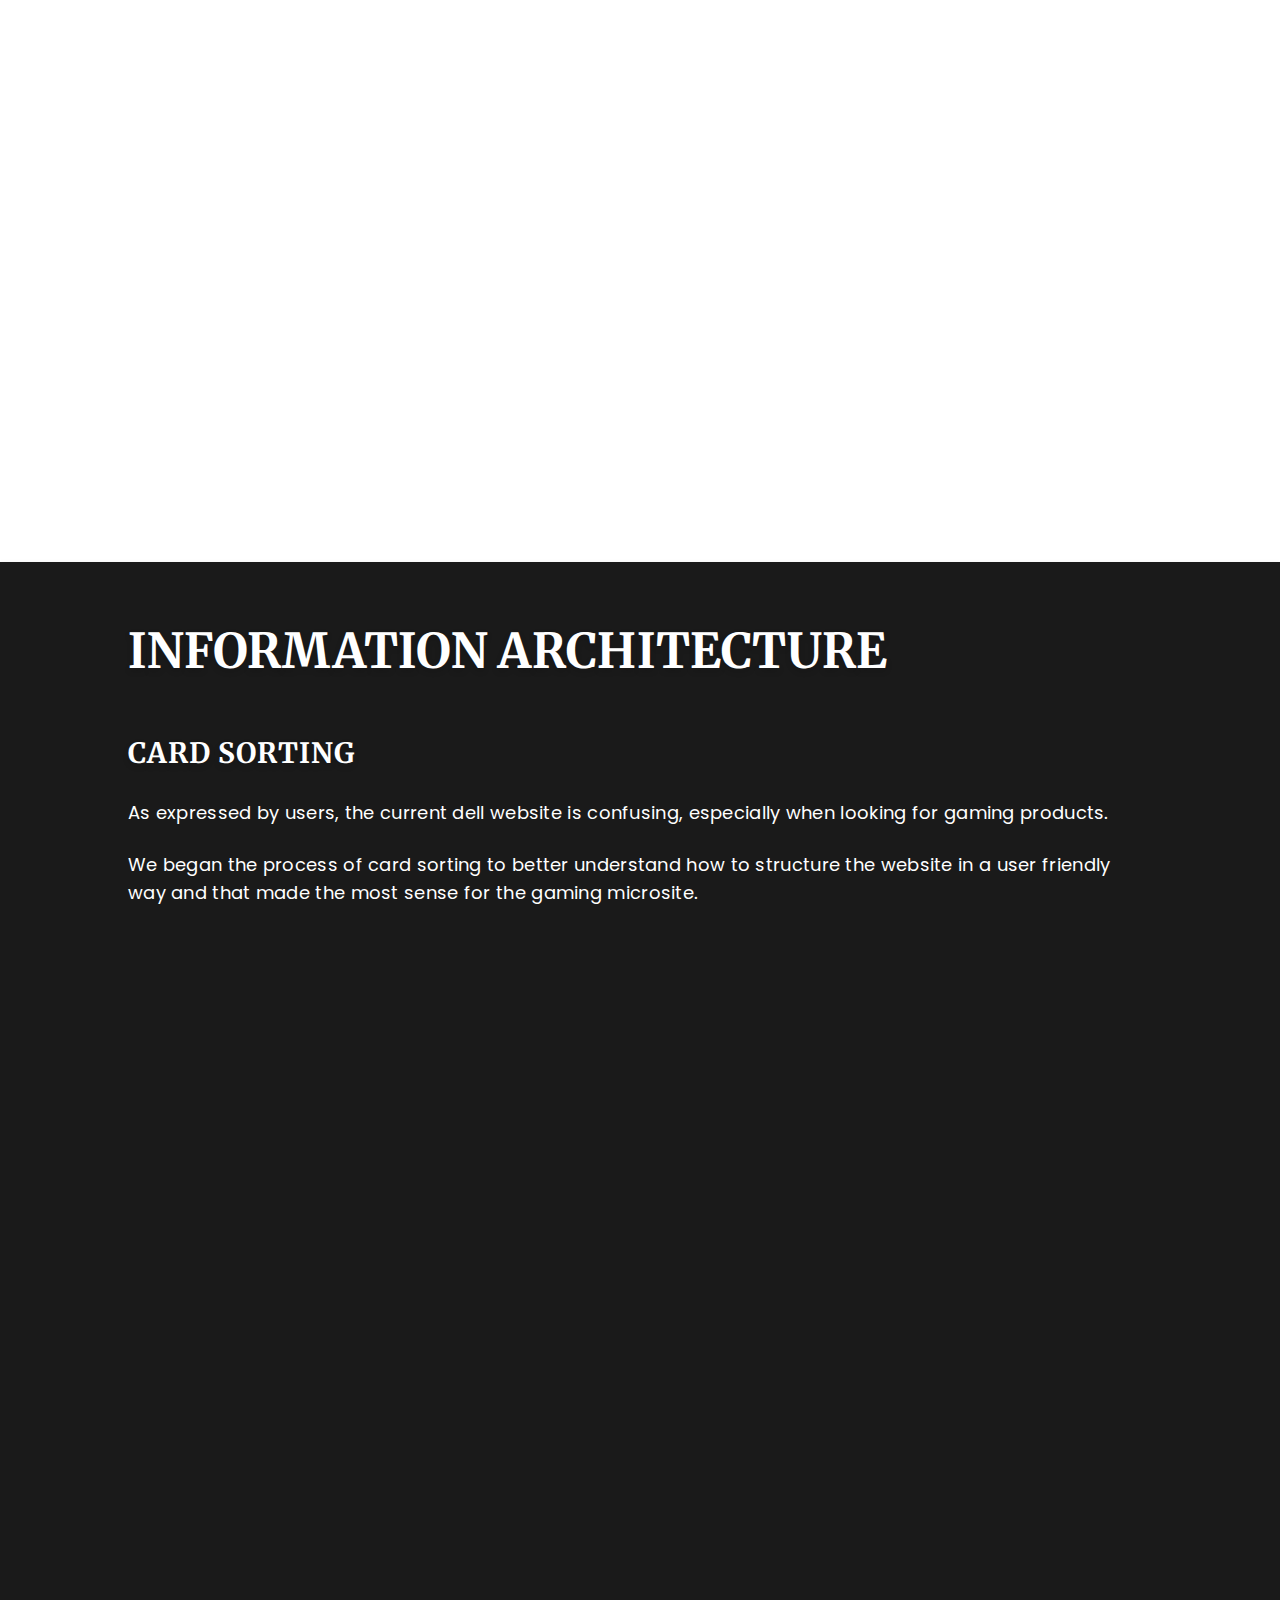
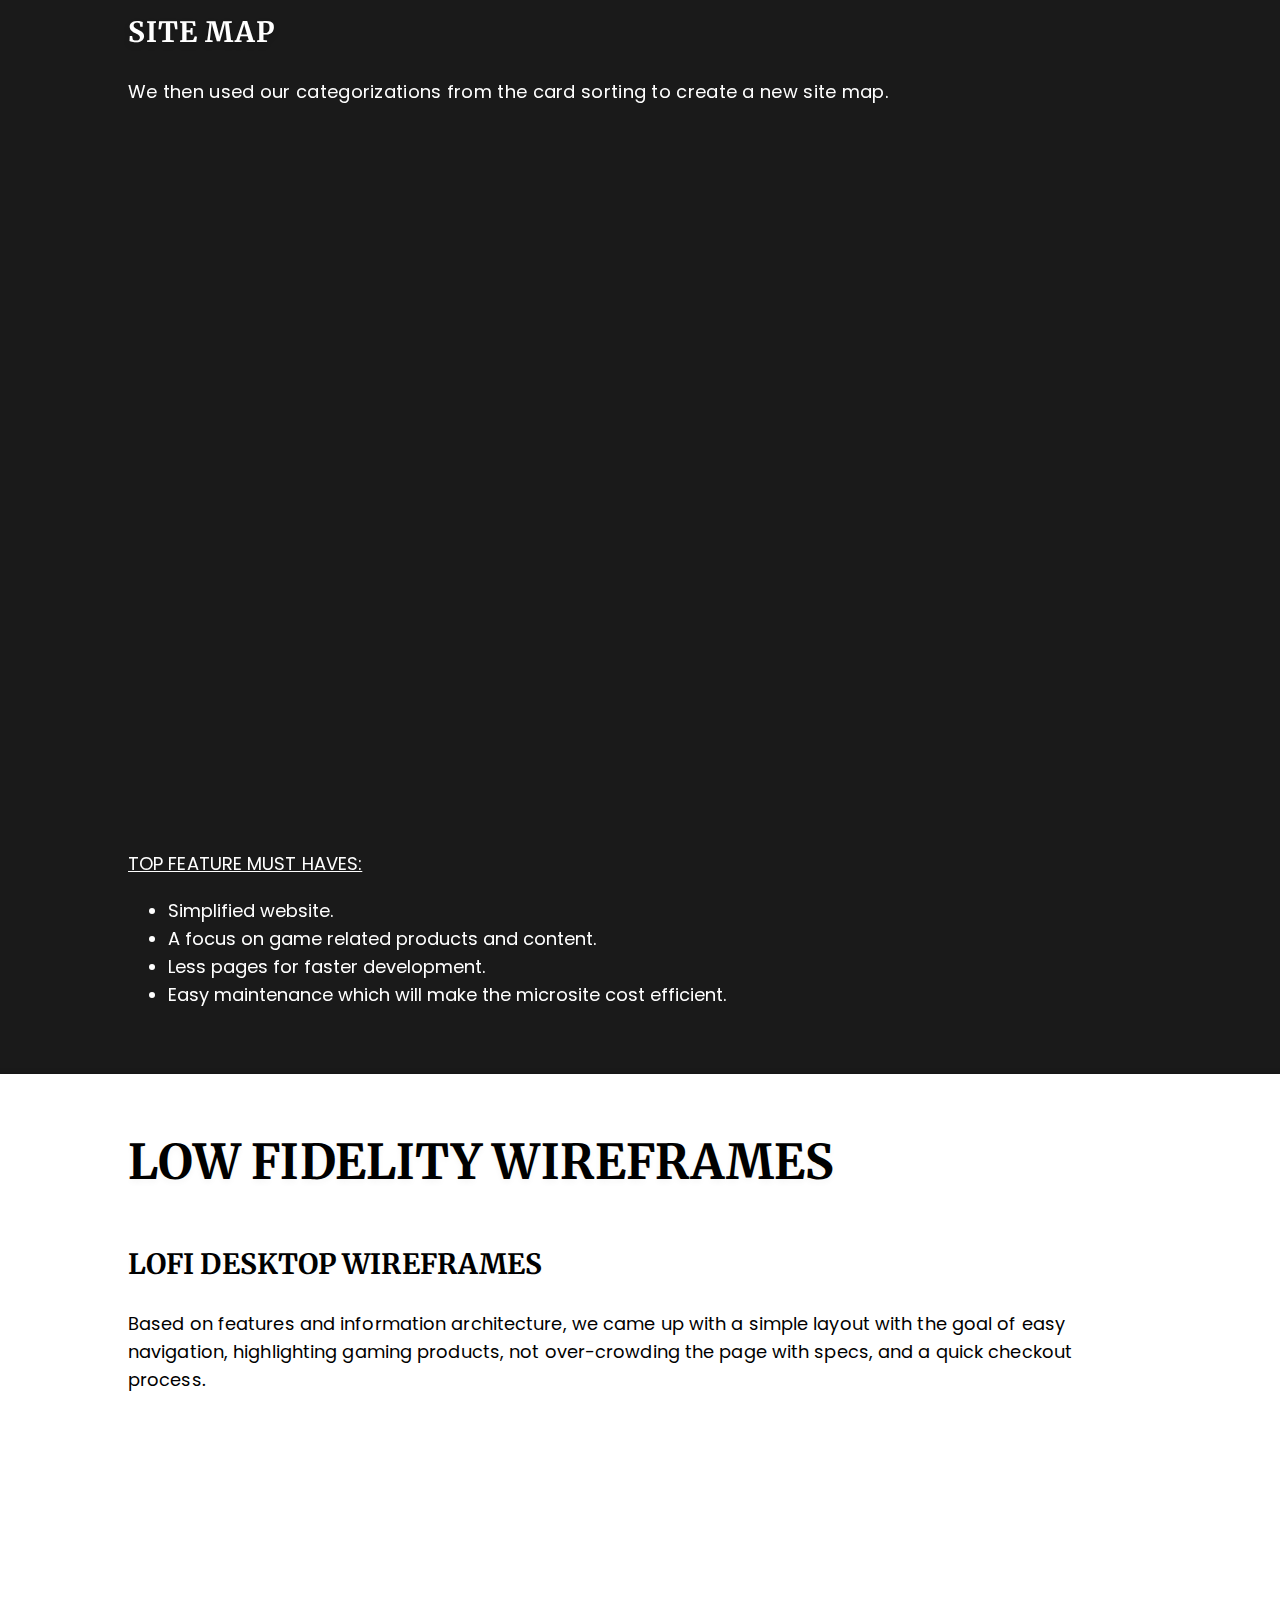
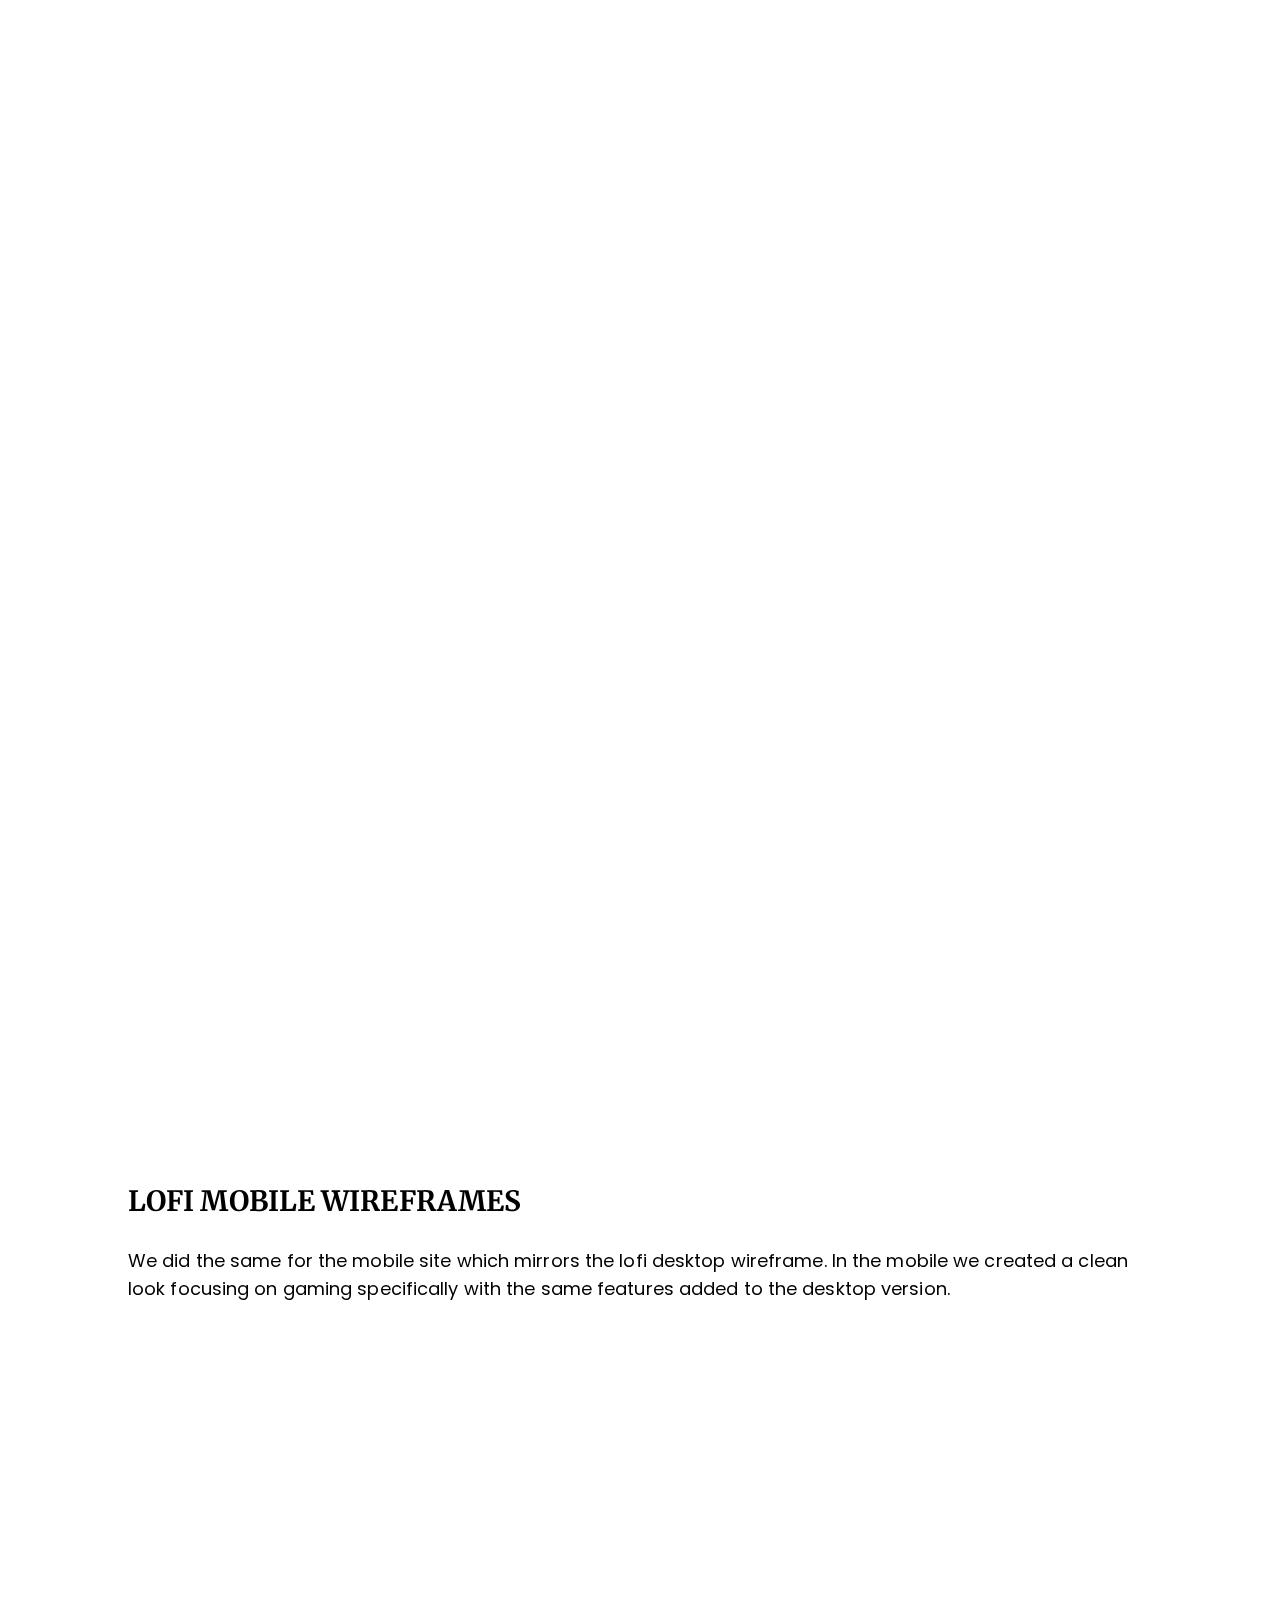
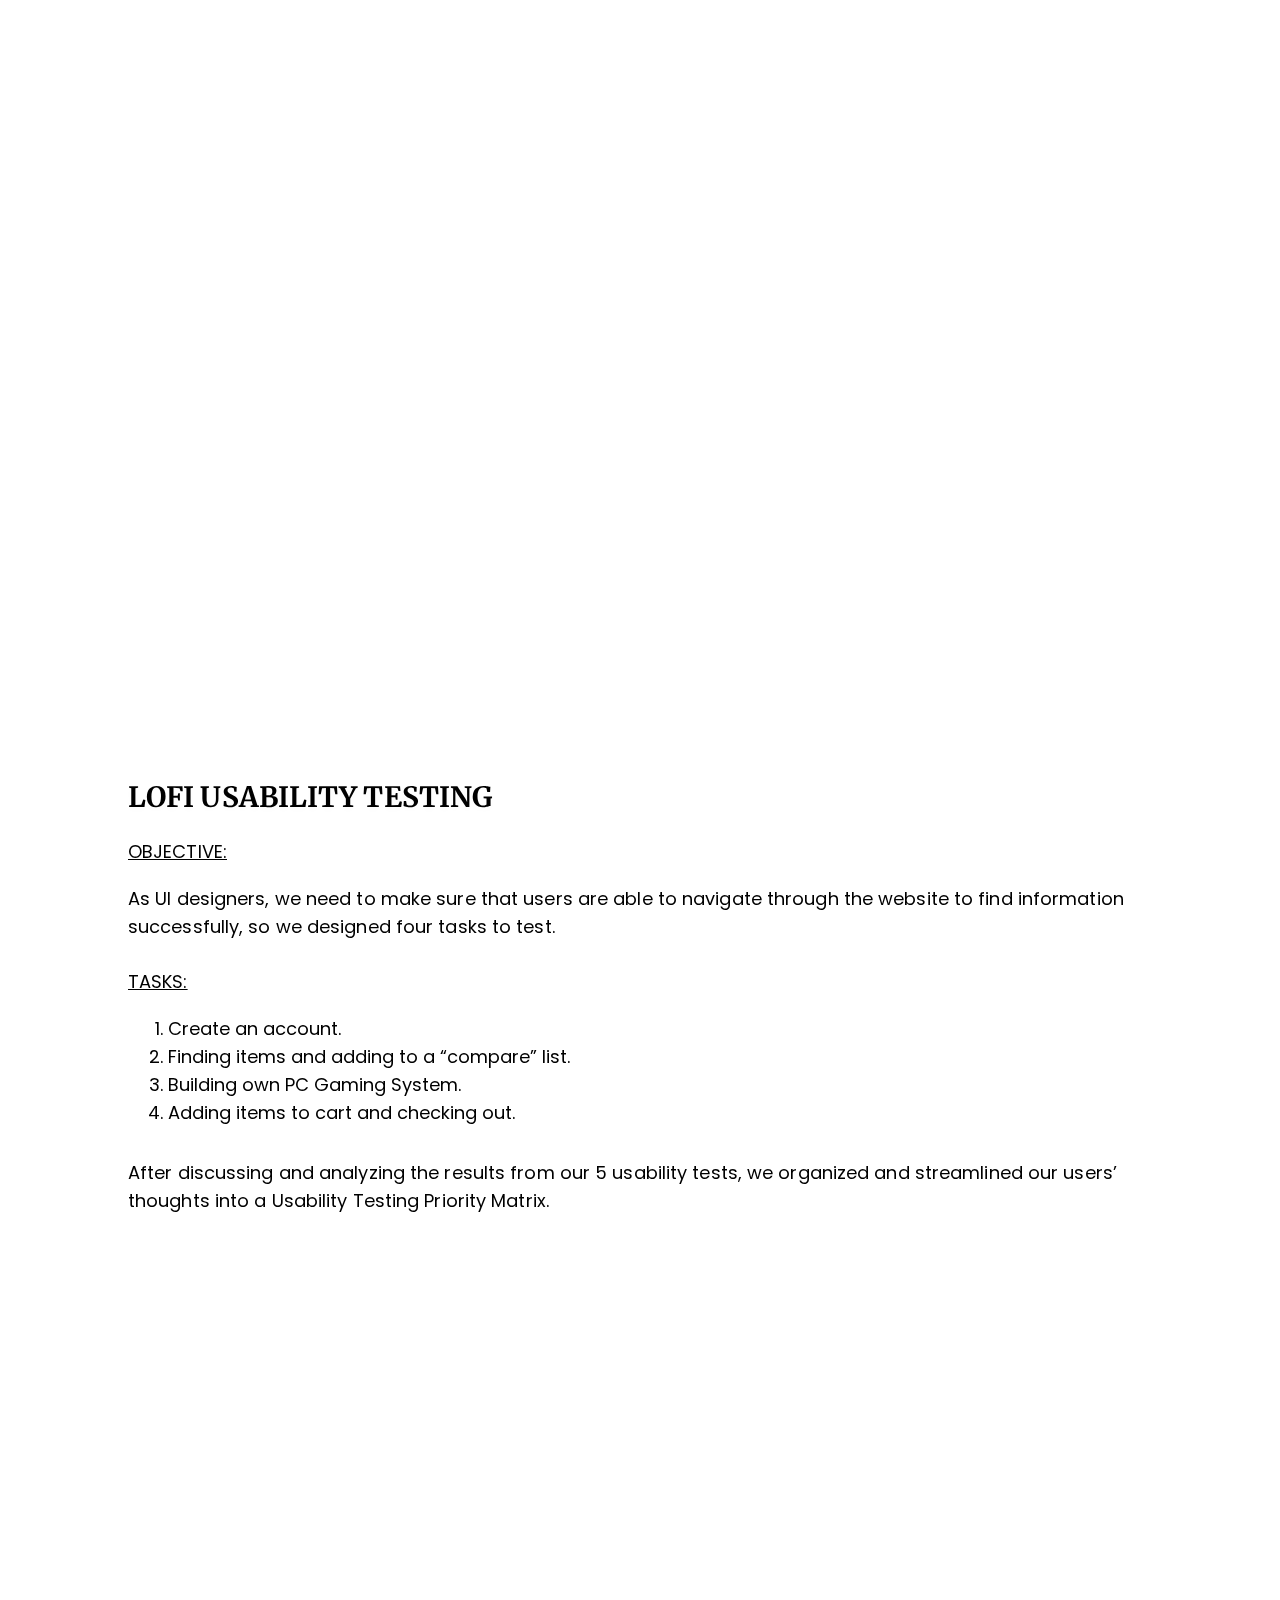
<file: dellgaming.html>
<!DOCTYPE html>
<html lang="en">

<head>
  
  <meta charset="utf-8">
  <meta content="width=device-width, initial-scale=1.0" name="viewport">

  <title>Emma Jaud - DellGaming Case Study</title>
  <meta content="" name="description">
  <meta content="" name="keywords">

  <!-- Favicons -->
  <link href="assets/img/ICON@3x.png" rel="icon">
  <link href="assets/img/ICON@3x.png" rel="apple-touch-icon">

  <!-- Google Fonts -->
  <link href="https://fonts.googleapis.com/css?family=Open+Sans:300,300i,400,400i,600,600i,700,700i|Raleway:300,300i,400,400i,500,500i,600,600i,700,700i|Poppins:300,300i,400,400i,500,500i,600,600i,700,700i" rel="stylesheet">
  <link rel="preconnect" href="https://fonts.gstatic.com">
  <link href="https://fonts.googleapis.com/css2?family=Merriweather:ital,wght@0,300;0,400;0,700;0,900;1,300;1,400;1,700;1,900&display=swap" rel="stylesheet">

  <link href='https://fonts.googleapis.com/css?family=Roboto:400,100,300,700' rel='stylesheet' type='text/css'>
  <link rel="stylesheet" href="https://stackpath.bootstrapcdn.com/font-awesome/4.7.0/css/font-awesome.min.css">

  <!-- Vendor CSS Files -->
  <link href="assets/vendor/bootstrap/css/bootstrap.min.css" rel="stylesheet">
  <link href="assets/vendor/icofont/icofont.min.css" rel="stylesheet">
  <link href="assets/vendor/remixicon/remixicon.css" rel="stylesheet">
  <link href="assets/vendor/boxicons/css/boxicons.min.css" rel="stylesheet">
  <link href="assets/vendor/owl.carousel/assets/owl.carousel.min.css" rel="stylesheet">
  <link href="assets/vendor/venobox/venobox.css" rel="stylesheet">
  <link href="assets/vendor/aos/aos.css" rel="stylesheet">

  <!-- Main CSS File -->
  <link href="assets/css/dellgaming-style.css" rel="stylesheet">

</head>

<body>

  <!-- ======= Header ======= -->
  <header id="header" class="fixed-top d-flex align-items-center">
    <div class="container d-flex align-items-center">

      <div class="logo mr-auto">
        <h1 class="text-light" style="font-family: 'Merriweather', serif; font-size: 28px;"><a href="index.html"><span>Emma Jaud</span></a></h1>
      </div>

      <nav class="nav-menu d-none d-lg-block">
        <ul>
          <li class="drop-down"><a href="">Work</a>
            <ul>
              <li><a href="dellgaming.html">DellGaming</a></li>
              <li><a href="illumine.html">illuminé</a></li>
              <li><a href="doe.html">Department of Energy</a></li>
            </ul>
          </li>
          <li><a href="about.html">About</a></li>  
          <li><a id="contact-modal" href="#" data-toggle="modal" data-target="#exampleModal">Contact</a></li>

        </ul>
      </nav><!-- .nav-menu -->

    </div>
  </header><!-- End Header -->

  <!-- ======= Hero Section ======= -->
  <section id="dellgaming-hero" style="padding: 32px 0px 0px 0px !important;">

    <div class="hero-image"></div>

  </section><!-- End Hero -->

  <!-- ======= MAIN CONTENT ======= -->
  <main id="main">

    <!-- ======= INTRO INFO SECTION ======= -->
    <section id="intro-info" class="light-section">

      <div class="container">
        <div class="row">
          <div id="intro-img" class="col-xl-4 col-lg-4 order-2 order-lg-1 hero-img d-none d-lg-block" style="text-align: center;" data-aos="fade-right" data-aos-delay="100">
            <img src="assets/portfolio_imgs/dellgaming-imgs/info-team-sections/dellgaming-desktop-right@3x.png" class="img-fluid animated" style="max-height: 252.98px;" alt="">
          </div>
          <div id="dellgaming-info" class="col-xl-8 col-lg-8 col-md-12 col-sm-12 order-1 order-lg-2 d-flex flex-column justify-content-center">
            <h1>DellGaming</h1>
            <h3>A subsite of Dells Gaming Products that provides users interested in gaming a space to <strong>compare gaming products, prices, and specs</strong> to help them efficiently navigate through their options. </h3>
            <div class="row">
              <div class="col-5 col-sm-6">
                <h2>TIMELINE:</h2>
                <h4>December 2020 - January 2021</h4>
              </div>
              <div id="my-role" class="col-7 col-sm-6">
                <h2>MY ROLE:</h2>
                <div class="technique-id">UXR</div>
                <div class="technique-id">UX</div>
                <div class="technique-id">UI</div>
                <div id="fd-technique-id" class="technique-id">Frontend Development</div>
              </div>
            </div>
          </div>
        </div>
      </div>

    </section><!-- End Intro -->


    <!-- ======= TEAM INFO SECTION ======= -->
    <section id="team-info" class="dark-section">

      <div class="container">
        <div class="row h-100">
          <div class="col-xl-8 col-lg-6 col-md-6 col-sm-12 d-flex flex-column justify-content-center">
            <h1>TEAM</h1>
            <h2>Emma Jaud, Angel Newball, Dalia Bolton, Howard Yung, Annie Szarmach</h2>
            <h1>MY MAIN TASKS</h1>
            <ol style="padding: 0px 0px 0px 18px; margin: 0px;">
              <li style="color: white;"><h2>Frontend Development</h2></li>
              <li style="color: white;"><h2>Data Synthesis</h2></li>
              <li style="color: white;"><h2>User Interviews</h2></li>
              <li style="color: white;"><h2>Information Architecture</h2></li>
            </ol>
            <h1 style="margin-top: 32px;">DESIGN & RESEARCH TOOLS</h1>
            <h2 style="margin: 0px !important;">Figma, Miro, Google Drive, Zoom, Adobe Xd, Visual Studio Code, GitHub</h2>
          </div>
          <div id="team-img" class="col-xl-4 col-lg-6 col-md-6 col-sm-12 my-auto" style="text-align: center;" data-aos="fade-left" data-aos-delay="100">
            <img src="assets/portfolio_imgs/dellgaming-imgs/info-team-sections/dellgaming-ipad@3x.png" class="img-fluid animated" style="max-height: 338.52px;" alt="">
          </div>
        </div>
      </div>

    </section><!-- End Team -->
    

    <!-- ======= PROBLEM INFO SECTION ======= -->
    <section id="problem-info" class="light-section">

      <div class="container">
        <div class="row h-100">
          <div class="col-lg-12 order-2 order-lg-1 d-flex flex-column justify-content-center">
            <h1 id="p-h1">THE PROBLEM</h1>
            <h2>Users struggle with finding gaming products on the Dell website and are often overwhelmed and frustrated with the current websites purchase flow. How might we help users efficiently select, customize a product with a quick checkout processes?</h2>
            <h1>OUR SOLUTION</h1>
            <h2 id="p-h2">Our team worked together to analyze and create DellGaming, a subsite that immerses users into the world of gaming while showcasing Dell products in an approachable way and creates a more all-inclusive e-commerce shopping experience for their gaming audience.</h2>
          </div>
          <div class="col-lg-12 order-1 order-lg-2  my-auto" style="text-align: center;" data-aos="fade-up" data-aos-delay="100">
            <img onclick="location.href='https://emmajaud.github.io/Project_3_Dell/'" src="assets/portfolio_imgs/dellgaming-imgs/problem-section/dellgaming-prototype@3x.png" class="img-fluid animated hover_card" style="max-height: 467px;" alt="">
            <div style="font-size: 12px; color: rgb(148, 148, 148);">Click on device to view prototype</div>
          </div>
        </div>
      </div>

    </section><!-- End Problem -->


    <!-- ======= USER RESEARCH SECTION ======= -->
    <section id="uxr-section" class="dark-section dark-section-font">

      <!-- ======= Why a gaming subsite? ======= -->
      <div class="container">
        <div class="row h-100">
          <div class="col-lg-12  d-flex flex-column justify-content-center">
            <h1>User Research</h1>
            <h2>Why a gaming subsite?</h2>
            <h3>The video game industry brings in more revenue than the global movie and North American sports industries combined.</h3>
          </div>
          <div class="col-lg-12  my-auto" style="text-align: center;" data-aos="fade-in">
            <img src="assets/portfolio_imgs/dellgaming-imgs/uxr-section/global-games-market-chart@3x.png" class="img-fluid animated" style="margin-bottom: 32px; max-height: 455.98px;" alt="">
          </div>
          <div class="col-lg-12 d-flex flex-column justify-content-center">
            <h3 style="margin-bottom: 24px !important;">Once lockdown measures were put in place  Global Gaming Sales rose  about 20%  — reaching at $175 billion in 2020 and by 2023 its expected to exceed to $217 billion. </h3>
            <h3 style="margin-bottom: 88px !important;">We felt that a subsite focusing solely on Dell’s gaming products would not only benefit their company  but also create a more all-inclusive e-commerce shopping experience for their gaming audience.</h3>
          </div>
        </div>
      </div>

      <!-- ======= Research Objectives ======= -->
      <div class="container">
        <div class="row h-100">
          <div class="col-lg-12  d-flex flex-column justify-content-center">
            <h2>Research Objectives</h2>
            <h3>Once we determined which direction we wanted to head into we discussed some research objectives.</h3>
          </div>
          <div class="col-lg-12  my-auto" style="text-align: center;" data-aos="fade-right" data-aos-delay="150">
            <img src="assets/portfolio_imgs/dellgaming-imgs/uxr-section/research-objectives@3x.png" class="img-fluid animated" style="margin-bottom: 32px; max-height: 176px;" alt="">
          </div>
          <div class="col-lg-12 d-flex flex-column justify-content-center">
            <h3>A few of the KPIs we wanted to focus on during testing were…</h3>
          </div>
          <div class="col-lg-12  my-auto" style="text-align: center;" data-aos="fade-left" data-aos-delay="150">
            <img src="assets/portfolio_imgs/dellgaming-imgs/uxr-section/KPIs@3x.png" class="img-fluid animated" style="margin-bottom: 32px; max-height: 176px;" alt="">
          </div>
          <div class="col-lg-12 d-flex flex-column justify-content-center">
            <h3 style="margin-bottom: 88px !important;">With those in mind we moved into analyzing the current Dell website.</h3>
          </div>
        </div>
      </div>

      <!-- ======= Heuristic Analysis ======= -->
      <div class="container">
        <div class="row h-100">
          <div class="col-lg-12  d-flex flex-column justify-content-center">
            <h2>Heuristic Analysis</h2>
            <h3>We analyzed the Dell website to determine what worked and what did not so we could improve aesthetics and accessibility. For this we conducted a heuristic and accessibility evaluation.</h3>
          </div>
          <div class="row col-12" style="margin-bottom: 88px;">
            <div class="col-lg-6 col-sm-5 order-2 order-sm-1 order-md-1 order-lg-1 my-auto" style="text-align: center;"  data-aos="fade-right" data-aos-delay="150">
              <img src="assets/portfolio_imgs/dellgaming-imgs/uxr-section/heuristic-img@2x.png" class="img-fluid animated" style="max-height: 839px;" alt="">
            </div>
            <div class="col-lg-6 col-sm-7 order-1 order-sm-2 order-md-2 order-lg-2 pb-2 pb-lg-0 my-auto" style="text-align: center;" data-aos="fade-left" data-aos-delay="150">
              <img src="assets/portfolio_imgs/dellgaming-imgs/uxr-section/heuristic-eval@3x.png" class="img-fluid animated" style="max-height: 373.16px;" alt="">
            </div>
          </div>
        </div>
      </div>

      <!-- ======= Survey Data ======= -->
      <div class="container">
        <div class="row h-100">
          <div class="col-lg-12 d-flex flex-column justify-content-center">
            <h2>Survey Data</h2>
            <h3>I conducted a survey to help gauge the user behavior of Gamers and their game shopping habits.</h3>
          </div>
          <div class="col-lg-12 my-auto" style="text-align: center;" data-aos="fade-up" data-aos-delay="150">
            <img src="assets/portfolio_imgs/dellgaming-imgs/uxr-section/survey-data@3x.png" class="img-fluid animated" style="margin-bottom: 88px; max-height: 401.16px;" alt="">
          </div>
        </div>
      </div>

      <!-- ======= User Interview Insights ======= -->
      <div class="container">
        <div class="row h-100">
          <div class="col-lg-12 d-flex flex-column justify-content-center">
            <h2>User Interview Insights</h2>
            <h3>I interviewed 3 users who were all heavily involved in gaming and determined that our users care most about having a <strong>simple shopping</strong> and <strong>checkout process</strong> that also allows them to compare specs and pricing. </h3>
          </div>
          <div class="col-lg-12 my-auto" style="text-align: center;" data-aos="fade-up" data-aos-delay="150">
            <img src="assets/portfolio_imgs/dellgaming-imgs/uxr-section/user-interview-insights@3x.png" class="img-fluid animated" style="margin-bottom: 32px; max-height: 218px;" alt="">
          </div>
          <div class="col-lg-12 d-flex flex-column justify-content-center">
            <h3 style="margin-bottom: 88px !important;">After interviewing and analyzing the survey data, we used our findings to create an empathy map in order to define and gain a better understand of our user.</h3>
          </div>
        </div>
      </div>

      <!-- ======= Empathy Map ======= -->
      <div class="container">
        <div class="row h-100">
          <div class="col-lg-12 d-flex flex-column justify-content-center">
            <h2>Empathy Map</h2>
            <h3>As a team, we synthesized our findings from our interviews and survey responses into an empathy map to capture and gain a deeper insight into our users.</h3>
          </div>
          <div class="col-lg-12 my-auto" style="text-align: center;" data-aos="fade-up" data-aos-delay="150">
            <img src="assets/portfolio_imgs/dellgaming-imgs/uxr-section/empathy-map@3x.png" class="img-fluid animated" style="margin-bottom: 88px; max-height: 296px;" alt="">
          </div>
        </div>
      </div>

      <!-- ======= Competitor Analysis Overview ======= -->
      <div class="container">
        <div class="row h-100">
          <div class="col-lg-12 d-flex flex-column justify-content-center">
            <h2>Competitor Analysis Overview</h2>
            <h3 style="margin-bottom: 24px !important;">We conducted a SWOT analysis on a few of Dells direct and indirect competitors to get a deeper understanding of the competition as well as identify growth opportunities for DellGaming. </h3>
            <h3 style="margin-bottom: 32px !important;">We analyzed Sony, Amazon, IBM, and Apple. Below is the SWOT we created for Apple.</h3>
          </div>
          <div class="col-lg-12 my-auto" style="text-align: center;" data-aos="fade-up" data-aos-delay="150">
            <img src="assets/portfolio_imgs/dellgaming-imgs/uxr-section/swot@3x.png" class="img-fluid animated" style="max-height: 399px;" alt="">
          </div>
        </div>
      </div>

    </section> <!-- End User Research Section -->


    <!-- ======= DEFINITION & IDEATION INFO SECTION ======= -->
    <section id="def-ideation-info" class="light-section light-section-font">

      <!-- ======= Value Propostion ======= -->
      <div class="container">
        <div class="row h-100">
          <div class="col-lg-12 d-flex flex-column justify-content-center">
            <h1>Definition & Ideation</h1>
            <h2 style="margin-bottom: 32px !important;">Value Propostion</h2>
          </div>
          <div class="col-lg-12  my-auto" style="text-align: center;" data-aos="fade-in">
            <img src="assets/portfolio_imgs/dellgaming-imgs/def-ideation-section/dellgaming-value-proposition – 1@3x.png" class="img-fluid animated light-img-shadow" style="margin-bottom: 88px; max-height: 144px;" alt="">
          </div>
        </div>
      </div>

      <!-- ======= Feature Prioritization Matrix ======= -->
      <div class="container">
        <div class="row h-100">
          <div class="col-lg-12 d-flex flex-column justify-content-center">
            <h2>Feature Prioritization Matrix</h2>
            <h3 style="margin-bottom: 32px !important;">After discussing and analyzing our user research, we organized and streamlined our findings into a Feature Priority Matrix. </h3>
          </div>
          <div class="col-lg-12 my-auto" style="text-align: center;" data-aos="fade-up" data-aos-delay="10">
            <img src="assets/portfolio_imgs/dellgaming-imgs/def-ideation-section/dellgaming-feature-prioritization-matrix@2x.png" class="img-fluid animated light-img-shadow" style="margin-bottom: 32px; max-height: 543.98px;" alt="">
          </div>
          <div class="col-lg-12 d-flex flex-column justify-content-center">
            <h4>Top Feature Must Haves:</h4>
            <ul style="margin-bottom: 88px;">
              <li>Product Reviews, Search Bar, Product Comparison, Build a Bundle Feature</li>
            </ul>
          </div>
        </div>
      </div>

      <!-- ======= User journey ======= -->
      <div class="container">
        <div class="row h-100">
          <div class="col-lg-12 d-flex flex-column justify-content-center">
            <h2 style="margin-bottom: 32px !important;">User journey</h2>
            <h3>Our team created a user journey map to help illustrate the feelings a potential user may experience throughout their time on DellGaming. </h3>
          </div>
          <div class="col-lg-12  my-auto" style="text-align: center;" data-aos="fade-up" data-aos-delay="100">
            <img src="assets/portfolio_imgs/dellgaming-imgs/def-ideation-section/dellgaming-user-journey – 1@3x.png" class="img-fluid animated light-img-shadow" style="max-height: 632px;" alt="">
          </div>
        </div>
      </div>

    </section><!-- End Definition & Ideation -->


    <!-- ======= INFORMATION ARCHITECTURE SECTION ======= -->
    <section id="IA-section" class="dark-section dark-section-font">

      <!-- ======= Card Sorting ======= -->
      <div class="container">
        <div class="row h-100">
          <div class="col-lg-12 d-flex flex-column justify-content-center">
            <h1>Information Architecture</h1>
            <h2>Card Sorting</h2>
            <h3 style="margin-bottom: 24px !important;">As expressed by users, the current dell website is confusing, especially when looking for gaming products.</h3>
            <h3 style="margin-bottom: 32px !important;">We began the process of card sorting to better understand how to structure the website in a user friendly way and that made the most sense for the gaming microsite. </h3>
          </div>
          <div class="col-lg-12  my-auto" style="text-align: center;" data-aos="fade-up" data-aos-delay="100">
            <img src="assets/portfolio_imgs/dellgaming-imgs/ia-section/dellgaming-card-sorting@2x.png" class="img-fluid animated dark-img-shadow" style="margin-bottom: 88px; max-height: 591px;" alt="">
          </div>
        </div>
      </div>

      <!-- ======= Site Map ======= -->
      <div class="container">
        <div class="row h-100">
          <div class="col-lg-12 d-flex flex-column justify-content-center">
            <h2>Site Map</h2>
            <h3 style="margin-bottom: 32px !important;">We then used our categorizations from the card sorting to create a new site map.</h3>
          </div>
          <div class="col-lg-12 my-auto" style="text-align: center;" data-aos="fade-up" data-aos-delay="150">
            <img src="assets/portfolio_imgs/dellgaming-imgs/ia-section/dellgaming-site-map@3x.png" class="img-fluid animated dark-img-shadow" style="margin-bottom: 32px; max-height: 685px;" alt="">
          </div>
          <div class="col-lg-12 d-flex flex-column justify-content-center">
            <h4>Top Feature Must Haves:</h4>
            <ul style="margin-bottom: 0px;">
              <li>Simplified website.</li>
              <li>A focus on game related products and content.</li>
              <li>Less pages for faster development.</li>
              <li>Easy maintenance which will make the microsite cost efficient.</li>
            </ul>
          </div>
        </div>
      </div>

    </section> <!-- End Information Architecture Section -->


    <!-- ======= LOW FIDELITY WIREFRAMES SECTION ======= -->
    <section id="lofi-wireframes-section" class="light-section light-section-font">

      <!-- ======= Lofi Desktop Wireframes ======= -->
      <div class="container">
        <div class="row h-100">
          <div class="col-lg-12 d-flex flex-column justify-content-center">
            <h1>Low fidelity wireframes</h1>
            <h2 style="margin-bottom: 32px !important;">Lofi Desktop Wireframes</h2>
            <h3 style="margin-bottom: 24px !important; font-size: 17.9px;">Based on features and information architecture, we came up with a simple layout with the goal of easy navigation, highlighting gaming products, not over-crowding the page with specs, and a quick checkout process. </h3>
          </div>
          <div class="col-lg-12  my-auto" style="text-align: center;" data-aos="fade-up" data-aos-delay="100">
            <img src="assets/portfolio_imgs/dellgaming-imgs/lofi-wireframes-section/dellgaming-lofi-desktop-wireframes – 1@3x.png" class="img-fluid animated" style="margin-bottom: 72px; max-height: 1320px;" alt="">
          </div>
        </div>
      </div>

      <!-- ======= Lofi Mobile Wireframes ======= -->
      <div class="container">
        <div class="row h-100">
          <div class="col-lg-12 d-flex flex-column justify-content-center">
            <h2 style="margin-bottom: 32px !important;">Lofi Mobile Wireframes</h2>
            <h3 style="margin-bottom: 24px !important;">We did the same for the mobile site which mirrors the lofi desktop wireframe. In the mobile we created a clean look focusing on gaming specifically with the same features added to the desktop version. </h3>
          </div>
          <div class="col-lg-12  my-auto" style="text-align: center;" data-aos="fade-up" data-aos-delay="100">
            <img src="assets/portfolio_imgs/dellgaming-imgs/lofi-wireframes-section/dellgaming-lofi-mobile-wireframes@3x.png" class="img-fluid animated" style="margin-bottom: 72px; max-height: 984px;" alt="">
          </div>
        </div>
      </div>

      <!-- ======= Lofi Usability Testing ======= -->
      <div class="container">
        <div class="row h-100">
          <div class="col-lg-12 d-flex flex-column justify-content-center">
            <h2 style="margin-bottom: 32px !important;">Lofi Usability Testing</h2>
            <h4>Objective:</h4>
            <h3>As UI designers, we need to make sure that users are able to navigate through the website to find information successfully, so we designed four tasks to test.</h3>
            <h4>Tasks:</h4>
            <ol style="margin-bottom: 32px;">
              <li>Create an account.</li>
              <li>Finding items and adding to a “compare” list.</li>
              <li>Building own PC Gaming System.</li>
              <li>Adding items to cart and checking out.</li>
            </ol>
            <h3>After discussing and analyzing the results from our 5 usability tests, we organized and streamlined our users’ thoughts into a Usability Testing Priority Matrix. </h3>
          </div>
          <div class="col-lg-12 my-auto" style="text-align: center;" data-aos="fade-up" data-aos-delay="100">
            <img src="assets/portfolio_imgs/dellgaming-imgs/lofi-wireframes-section/dellgaming-lofi-usabiltiy-testing@3x.png" class="img-fluid animated light-img-shadow" style="margin-bottom: 32px; max-height: 544px;" alt="">
          </div>
          <div class="col-lg-12 d-flex flex-column justify-content-center">
            <h4>Main Takeaways:</h4>
            <ul style="margin-bottom: 0px;">
              <li>Users want items recommended to them.</li>
              <li>Had a hard time navigating home.</li>
              <li>Navbar was confusing- between “products” and “shop.”</li>
            </ul>
          </div>
        </div>
      </div>

    </section><!-- End Low fidelity wireframes -->


    <!-- ======= PROTOTYPING SECTION ======= -->
    <section id="prototyping-section" class="dark-section dark-section-font">

      <!-- ======= Style Guide ======= -->
      <div class="container" >
        <div class="row h-100">
          <div class="col-lg-12 d-flex flex-column justify-content-center">
            <h1>Prototyping</h1>
            <h2>Style Guide</h2>
            <h4>UI STYLE DIRECTION:</h4>
            <h3 style="margin-bottom: 24px !important;">We first researched the main style guide for Dell as a company to create a cohesive style guide that capitalizes on Dells established style but also brings in new elements of the gaming feel. </h3>
            <h3 style="margin-bottom: 32px !important;">We finalized details for typography, button states, icons, and more. These guidelines were applied to the desktop and mobile prototypes.</h3>
          </div>
          <div class="col-lg-12  my-auto" style="text-align: center;" data-aos="fade-up" data-aos-delay="100">
            <img src="assets/portfolio_imgs/dellgaming-imgs/prototyping-section/dellgaming-ui-style-guide@2x.png" class="img-fluid animated dark-img-shadow" style="margin-bottom: 88px; max-height: 874px;" alt="">
          </div>
        </div>
      </div>

      <!-- ======= Midfi Desktop Wireframes ======= -->
      <div class="container">
        <div class="row h-100">
          <div class="col-lg-12 d-flex flex-column justify-content-center">
            <h2>Midfi Desktop Wireframes</h2>
            <h3 style="margin-bottom: 16px !important;">Once the style guide was established we created mid fidelity wireframes. </h3>
            <h3 style="margin-bottom: 24px !important;">In our mid-fidelity prototype, we resolved the user’s pain points from the lo-fi testing, aiming to <strong>make experience more intuitive.</strong> Below are a few frames from the mid-fi prototype.</h3>
          </div>
          <div class="col-lg-12  my-auto" style="text-align: center;" data-aos="fade-up" data-aos-delay="100">
            <img src="assets/portfolio_imgs/dellgaming-imgs/prototyping-section/dellgaming-midfi-desktop-wireframes@3x.png" class="img-fluid animated" style="margin-bottom: 72px; max-height: 1305px;" alt="">
          </div>
        </div>
      </div>

      <!-- ======= Midfi Mobile Wireframes ======= -->
      <div class="container">
        <div class="row h-100">
          <div class="col-lg-12 d-flex flex-column justify-content-center">
            <h2>Midfi Mobile Wireframes</h2>
            <h3 style="margin-bottom: 24px !important;">Along with the style guide being applied, mobile prototype was created as well to create a responsive design.</h3>
          </div>
          <div class="col-lg-12  my-auto" style="text-align: center;" data-aos="fade-up" data-aos-delay="100">
            <img src="assets/portfolio_imgs/dellgaming-imgs/prototyping-section/dellgaming-midfi-mobile-wireframes@3x.png" class="img-fluid animated" style="margin-bottom: 72px; max-height: 794px;" alt="">
          </div>
        </div>
      </div>

      <!-- ======= Midfi Usability Testing ======= -->
      <div class="container">
        <div class="row h-100">
          <div class="col-lg-12 d-flex flex-column justify-content-center">
            <h2>Midfi Usability Testing</h2>
            <h3>In this iteration of testing, we tested the same 4 flows as the previous testing and found that the only task with 100% success was creating an account.</h3>
          </div>
          <div class="col-lg-12  my-auto" style="text-align: center;" data-aos="fade-up" data-aos-delay="100">
            <img src="assets/portfolio_imgs/dellgaming-imgs/prototyping-section/dellgaming-midfi-usability-testing@3x.png" class="img-fluid animated dark-img-shadow" style="margin-bottom: 32px; max-height: 248px;" alt="">
          </div>
          <div class="col-lg-12 d-flex flex-column justify-content-center">
            <h3 style="margin-bottom: 16px !important;">Unfortunately, there were some glitches with Figma that interfered with this testing round, like interactions not working even though they were prototyped correctly.</h3>
            <h3>We took that into consideration and <strong>had users tell us what they would do</strong> and <strong>how they would choose to navigate</strong> if the prototype was fully functioning.</h3>
            <h4>Main Takeaways:</h4>
            <ul style="margin-bottom: 0px;">
              <li>Users had a hard time finding the “build your own pc system” tab and also found the naming of that feature confusing - users weren’t sure if they were customizing a laptop or assembling a group of items.</li>
              <li>User would like to be able to review order before completing order.</li>
              <li>Users thought the site overall could be cleaner layout wise.</li>
            </ul>
          </div>
        </div>
      </div>

    </section> <!-- End Prototyping Section -->


    <!-- ======= CODING SECTION ======= -->
    <section id="coding-section" class="light-section light-section-font">

      <!-- ======= Figma to Code ======= -->
      <div class="container">
        <div class="row h-100">
          <div class="col-lg-12 d-flex flex-column justify-content-center">
            <h1>Coding</h1>
            <h2 style="margin-bottom: 32px !important;">Figma to Code</h2>
            <h3 style="margin-bottom: 16px !important;">Based on our finding from testing, we determined what iterations we needed to make from our Figma prototype to what we wanted to apply to our coded version.</h3>
            <h3>We divided up the work so that each team member coded three pages. Once all pages were finished, they were given to me to finalize code and make everything consistent through out DellGaming.</h3>
          </div>
          <div class="col-lg-8 col-md-12 col-sm-12 col-12 order-lg-1 order-2 my-auto" style="text-align: right;" data-aos="fade-right" data-aos-delay="150">
            <div id="img-row" class="row">
              <img id="figma-to-code-1-img" src="assets/portfolio_imgs/dellgaming-imgs/coding-section/dellgaming-figma-to-code-img – 3@3x.png" class="img-fluid animated" style="margin-bottom: 88px; max-height: 770px;" alt="">
              <img id="figma-to-code-2-img" src="assets/portfolio_imgs/dellgaming-imgs/coding-section/dellgaming-figma-to-code-img – 2@3x.png" class="img-fluid animated" style="margin-bottom: 88px; max-height: 770px;" alt="">
            </div> 
          </div>
          <div class="col-lg-4 pb-5 pb-lg-0 order-lg-2 order-1 my-auto" style="text-align: center;" data-aos="fade-left" data-aos-delay="150">
            <img src="assets/portfolio_imgs/dellgaming-imgs/coding-section/dellgaming-figma-to-code-iterations@3x.png" class="img-fluid animated light-img-shadow" style="max-height: 150.36px;" alt="">
          </div>
        </div>
      </div>

      <!-- ======= Usability Testing of Coded Dellgaming Website ======= -->
      <div class="container">
        <div class="row h-100">
          <div class="col-lg-12 d-flex flex-column justify-content-center">
            <h2 style="margin-bottom: 32px !important;">Usability Testing of Coded Dellgaming Website</h2>
            <h3>After discussing and analyzing the results from our 5 usability tests, we organized and streamlined our users’ thoughts into a Usability Testing Priority Matrix.  </h3>
          </div>
          <div class="col-lg-12  my-auto" style="text-align: center;" data-aos="fade-up" data-aos-delay="150">
            <img src="assets/portfolio_imgs/dellgaming-imgs/coding-section/dellgaming-website-usuability-testing@2x.png" class="img-fluid animated light-img-shadow" style="margin-bottom: 32px; max-height: 544px;" alt="">
          </div>
          <div class="col-lg-12 d-flex flex-column justify-content-center">
            <h4>Top Iterations to Make:</h4>
            <ul style="margin-bottom: 32px;">
              <li>Make items smaller in Cart/Review Cart.</li>
              <li>Users would like to see a sign in validation.</li>
              <li>User would like to see a cart number validation (how many items in cart).</li>
              <li>More prominent compare button next to items.</li>
              <li>Get rid of payment information at the beginning of the Sign In Process.</li>
            </ul>
            <h3 style="margin-bottom: 0px !important;">With the feedback from our users we updated our code with the necessary iterations.</h3>
          </div>
        </div>
      </div>

    </section><!-- End Coding -->


    <!-- ======= FINAL THOUGHTS SECTION ======= -->
    <section id="final-thoughts-section" class="dark-section dark-section-font">

      <!-- ======= Final Thoughts ======= -->
      <div class="container">
        <div class="row h-100">
          <div class="col-lg-12 d-flex flex-column justify-content-center">
            <h1 style="margin-bottom: 32px !important;">Final Thoughts</h1>
            <h3 style="margin-bottom: 16px !important;">Our site is a more streamlined version of a Dell’s gaming product site - keeping their branding and functionality but adding those gaming site components. We drew inspiration from sites like Playstation & EA.</h3>
            <h3 style="margin-bottom: 88px !important;">With the feedback from our users we were able to build something that is easy for users to navigate and gave the site more gaming character than the original Dell gaming section.</h3>
          </div>
        </div>
      </div>

      <!-- ======= Whats Next? ======= -->
      <div class="container">
        <div class="row h-100">
          <div class="col-lg-12 d-flex flex-column justify-content-center">
            <h2>WHAT’S NEXT</h2>
            <h3 style="margin-bottom: 16px !important;">Whats are the next steps, we will continue to test and iterate the current design to improve interactions and experience for the users, Add more complex animations, resize some items</h3>
          </div>
          <div class="col-lg-6 order-lg-1 order-2 my-auto" style="text-align: center;" data-aos="fade-right" data-aos-delay="150">
            <div id="whats-next" class="row" style="padding: 0px 15px;"><h4>Implement backend coding</h4><p id="dash">-</p><p id="after-dash">primarily focusing on</p></div>
            <ul style="text-align: left;">
              <li>Using a database to display all dell gaming products</li>
              <li>Keep track of the items added to cart and display that number in real time throughout site</li>
              <li>Sign-in Authentication API to make sign in easier</li>
              <li>Give the option for user to save contact, shipping, and billing information for future purchases</li>
            </ul>
          </div>
          <div class="col-lg-6 order-lg-2 pb-5 pb-lg-0 order-1 my-auto" style="text-align: center;" data-aos="fade-left" data-aos-delay="150">
            <img src="assets/portfolio_imgs/dellgaming-imgs/final-thoughts-section/dellgaming-final-thoughts-img@3x.png" class="img-fluid animated" style="max-height: 413px;" alt="">
          </div>
        </div>
      </div>

    </section>


    <!-- ======= TAKE A LOOK AT DELLGAMING SECTION ======= -->
    <section id="look-dellgaming-section" class="light-section light-section-font">

      <!-- ======= Take a look at Dellgaming ======= -->
      <div class="container">
        <div class="row h-100">
          <div class="col-lg-12 d-flex flex-column justify-content-center">
            <h1 style="margin-bottom: 32px !important;">Take a look at Dellgaming</h1>
            <h3><strong>Click on devices</strong> to see full website or <strong>scroll down</strong> to see video of website!</h3>
          </div>
          <div class="col-lg-12  my-auto" style="text-align: center;" data-aos="fade-up" data-aos-delay="150">
            <img onclick="location.href='https://emmajaud.github.io/Project_3_Dell/'" src="assets/portfolio_imgs/dellgaming-imgs/look-dellgaming-section/prototype@3x.png" class="img-fluid animated hover_card" style="margin-bottom: 0px; max-height: 467px;" alt="">
            <div style="font-size: 12px; color: rgb(148, 148, 148);">Click on device to view prototype</div>
          </div>
        </div>
      </div>

    </section><!-- End Take a look at Dellgaming -->


    <!-- ======= VIDEO OF DELLGAMING SECTION ======= 
    <section id="video-dellgaming-section" class="dark-section dark-section-font">-->

      <!-- ======= Video of Dellgaming ======= 
      <div class="container" style="padding: 0px 58px !important;">
        <div class="row h-100">
          <div class="col-lg-12 d-flex flex-column justify-content-center">
            <h1>Video of Dellgaming</h1>
          </div>
          <div class="col-lg-12  my-auto" style="text-align: center;" data-aos="fade-up" data-aos-delay="150">
            <img src="assets/portfolio_imgs/dellgaming-imgs/svg/Video.svg" class="img-fluid animated" style="margin-bottom: 0px;" alt="">
          </div>
        </div>
      </div>

    </section>--> <!-- End Video Dellgaming -->

  </main><!-- End #main -->

  <!-- ======= Footer ======= -->
  <footer id="footer">
    <div class="container">
      <div class="row d-flex align-items-center">
        <div class="col-lg-6 text-lg-left text-center"></div>
        <div class="col-lg-6">
          <nav class="footer-links text-lg-right text-center pt-2 pt-lg-0">
            <a href="index.html" class="scrollto">Home</a>
            <a href="about.html">About</a>
            <a id="contact-modal" href="#" data-toggle="modal" data-target="#exampleModal">Contact</a>
          </nav>
        </div>
      </div>
    </div>
  </footer><!-- End Footer -->

  <a href="#" class="back-to-top"><i class="icofont-simple-up"></i></a>
  <a href="https://emmajaud.github.io/Project_3_Dell/" class="prototype-button"><p>DellGaming Prototype</p></a>

  <!-- ======= CONTACT MODAL ======= -->
  <div class="modal fade" id="exampleModal" tabindex="-1" aria-labelledby="exampleModalLabel" aria-hidden="true" style="z-index: 100000px !important;">
    <div class="modal-dialog">
      <div class="modal-content" style="background-color: #558BF9; border-color: #558BF9 !important;">
        <div class="modal-body">    
            <div id="contact-section" class="ftco-section wrapper">
                <div class="row no-gutters">
                    <!-- INFORMATION CONTAINER -->
                    <div class="col-lg-12 col-md-12 d-flex align-items-stretch">
                        <div class="info-wrap bg-primary w-100 p-md-4 p-3 pt-4 pb-4">
                            <h3>Let's get in touch</h3>
                            <p class="mb-4">Have questions, feedback, or want to connect?</p>
                            <!-- email -->
                            <div class="dbox w-100 d-flex align-items-center">
                                <div class="icon d-flex align-items-center justify-content-center">
                                    <span class="fa fa-paper-plane"></span>
                                </div>
                                <div class="text pl-3">
                                    <p><span>Email:</span> <a style="text-decoration: none !important; cursor: cursor !important;" href="#">jaud2@att.net</a></p>
                                </div>
                            </div>
                            <!-- linkedin -->
                            <div class="dbox w-100 d-flex align-items-center">
                                <div class="icon d-flex align-items-center justify-content-center">
                                    <span class="fa fa-linkedin-square"></span>
                                </div>
                                <div class="text pl-3">
                                    <p><span>LinkedIn:</span> <a href="https://linkedin.com/in/emmajaud">/in/emmajaud</a></p>
                                </div>
                            </div>
                            <!-- resume -->
                            <div class="dbox w-100 d-flex align-items-center">
                                <div class="icon d-flex align-items-center justify-content-center">
                                    <span class="fa fa-file-text"></span>
                                </div>
                                <div class="text pl-3">
                                  <p><span>Resume:</span> <a href="https://docs.google.com/document/d/16cSgAvvSv-9IIRRcEhz_O0VSjFPf6nThPHG19d5tyQ8/edit?usp=sharing">emmajaud-resume</a></p>
                                </div>
                            </div>
                            <!-- github -->
                            <div class="dbox w-100 d-flex align-items-center">
                                <div class="icon d-flex align-items-center justify-content-center">
                                    <span class="fa fa-github"></span>
                                </div>
                                <div class="text pl-3">
                                    <p><span>Github:</span> <a href="https://github.com/emmajaud">github.com/emmajaud</a></p>
                                </div>
                            </div>
                            <!-- phone 
                            <div class="dbox w-100 d-flex align-items-center">
                                <div class="icon d-flex align-items-center justify-content-center">
                                    <span class="fa fa-phone"></span>
                                </div>
                                <div class="text pl-3">
                                    <p><span>Phone:</span> <a href="tel://12811231234">+ 1 (281) 1231234</a></p>
                                </div>
                            </div>-->
                        </div>
                    </div>
                </div>
            </div>
            <button type="button" class="close" data-dismiss="modal" aria-label="Close">
                <span aria-hidden="true">&times;</span>
            </button>
        </div>
      </div>
    </div>
  </div><!-- End Contact Modal -->

  <!-- Vendor JS Files -->
  <script src="assets/vendor/jquery/jquery.min.js"></script>
  <script src="assets/vendor/bootstrap/js/bootstrap.bundle.min.js"></script>
  <script src="assets/vendor/jquery.easing/jquery.easing.min.js"></script>
  <script src="assets/vendor/php-email-form/validate.js"></script>
  <script src="assets/vendor/waypoints/jquery.waypoints.min.js"></script>
  <script src="assets/vendor/counterup/counterup.min.js"></script>
  <script src="assets/vendor/owl.carousel/owl.carousel.min.js"></script>
  <script src="assets/vendor/isotope-layout/isotope.pkgd.min.js"></script>
  <script src="assets/vendor/venobox/venobox.min.js"></script>
  <script src="assets/vendor/aos/aos.js"></script>

  <!-- Main JS File -->
  <script src="assets/js/main.js"></script>

</body>

</html>
</file>
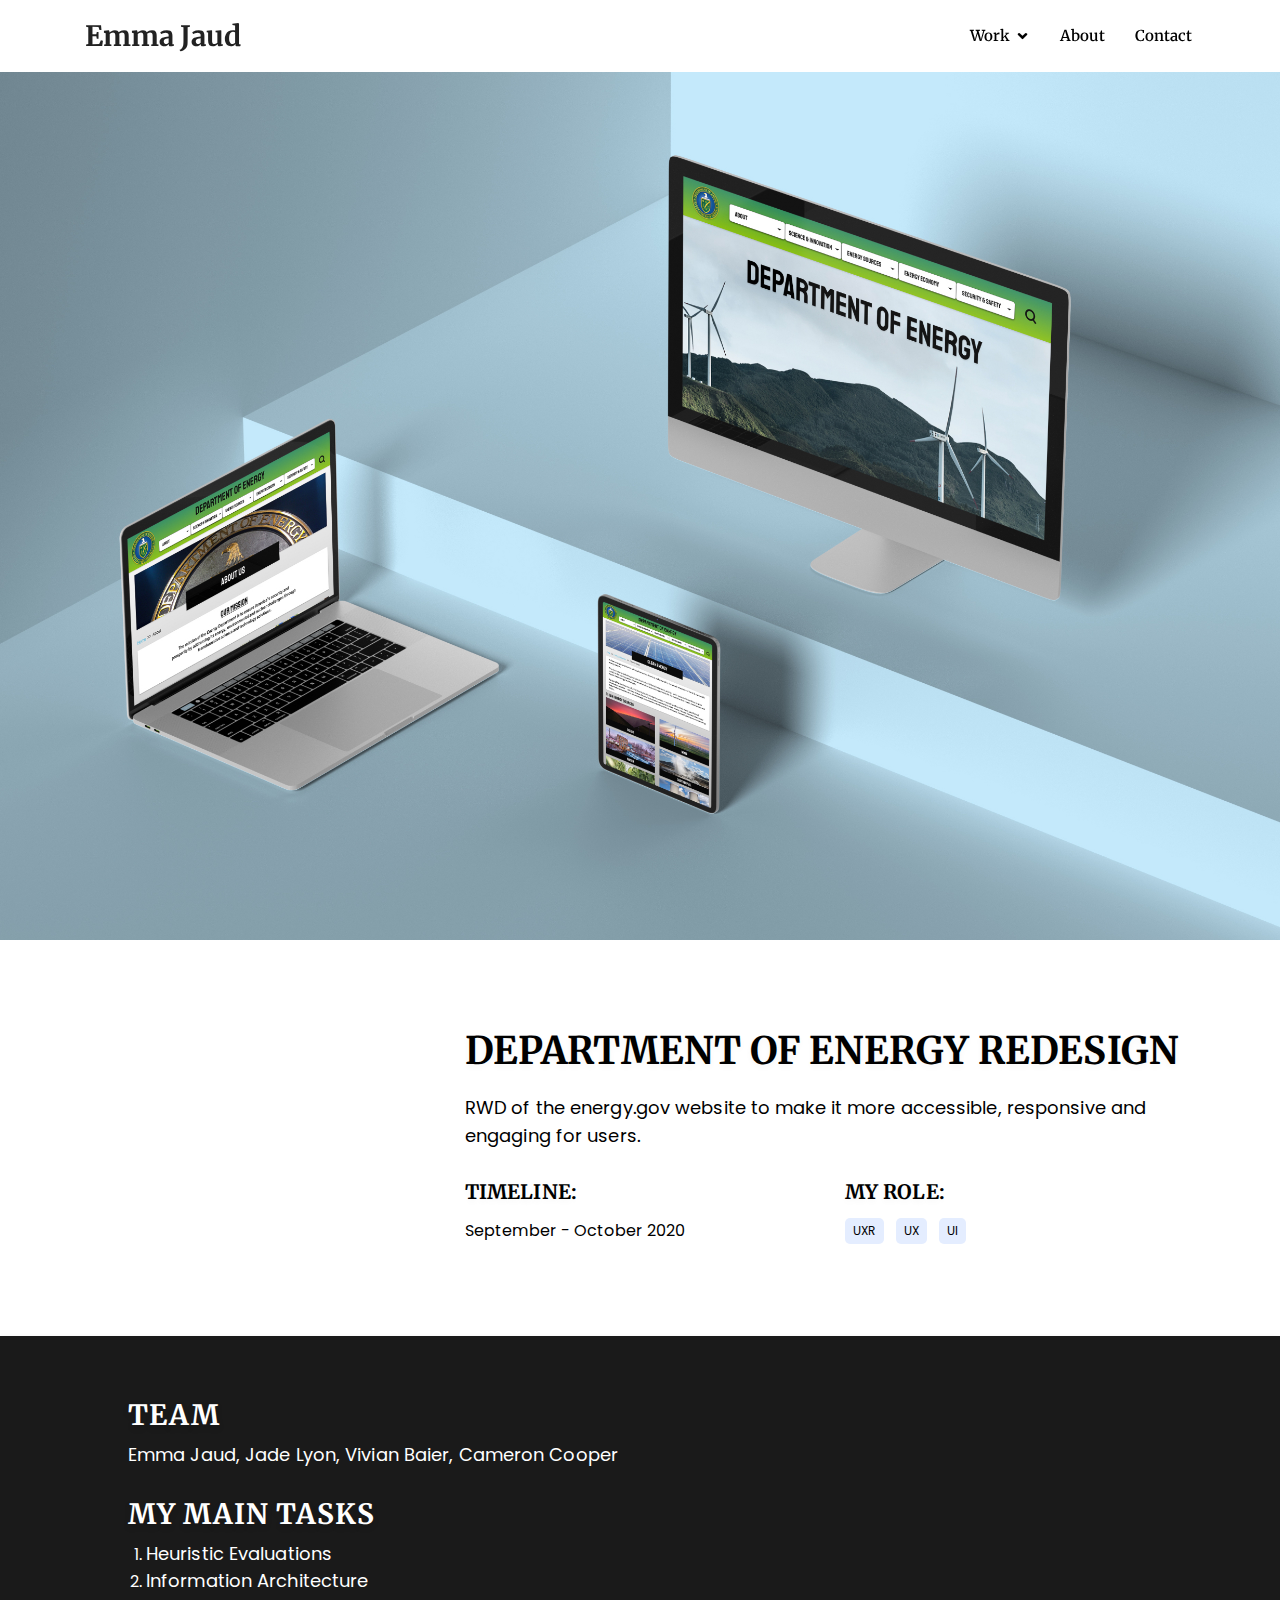
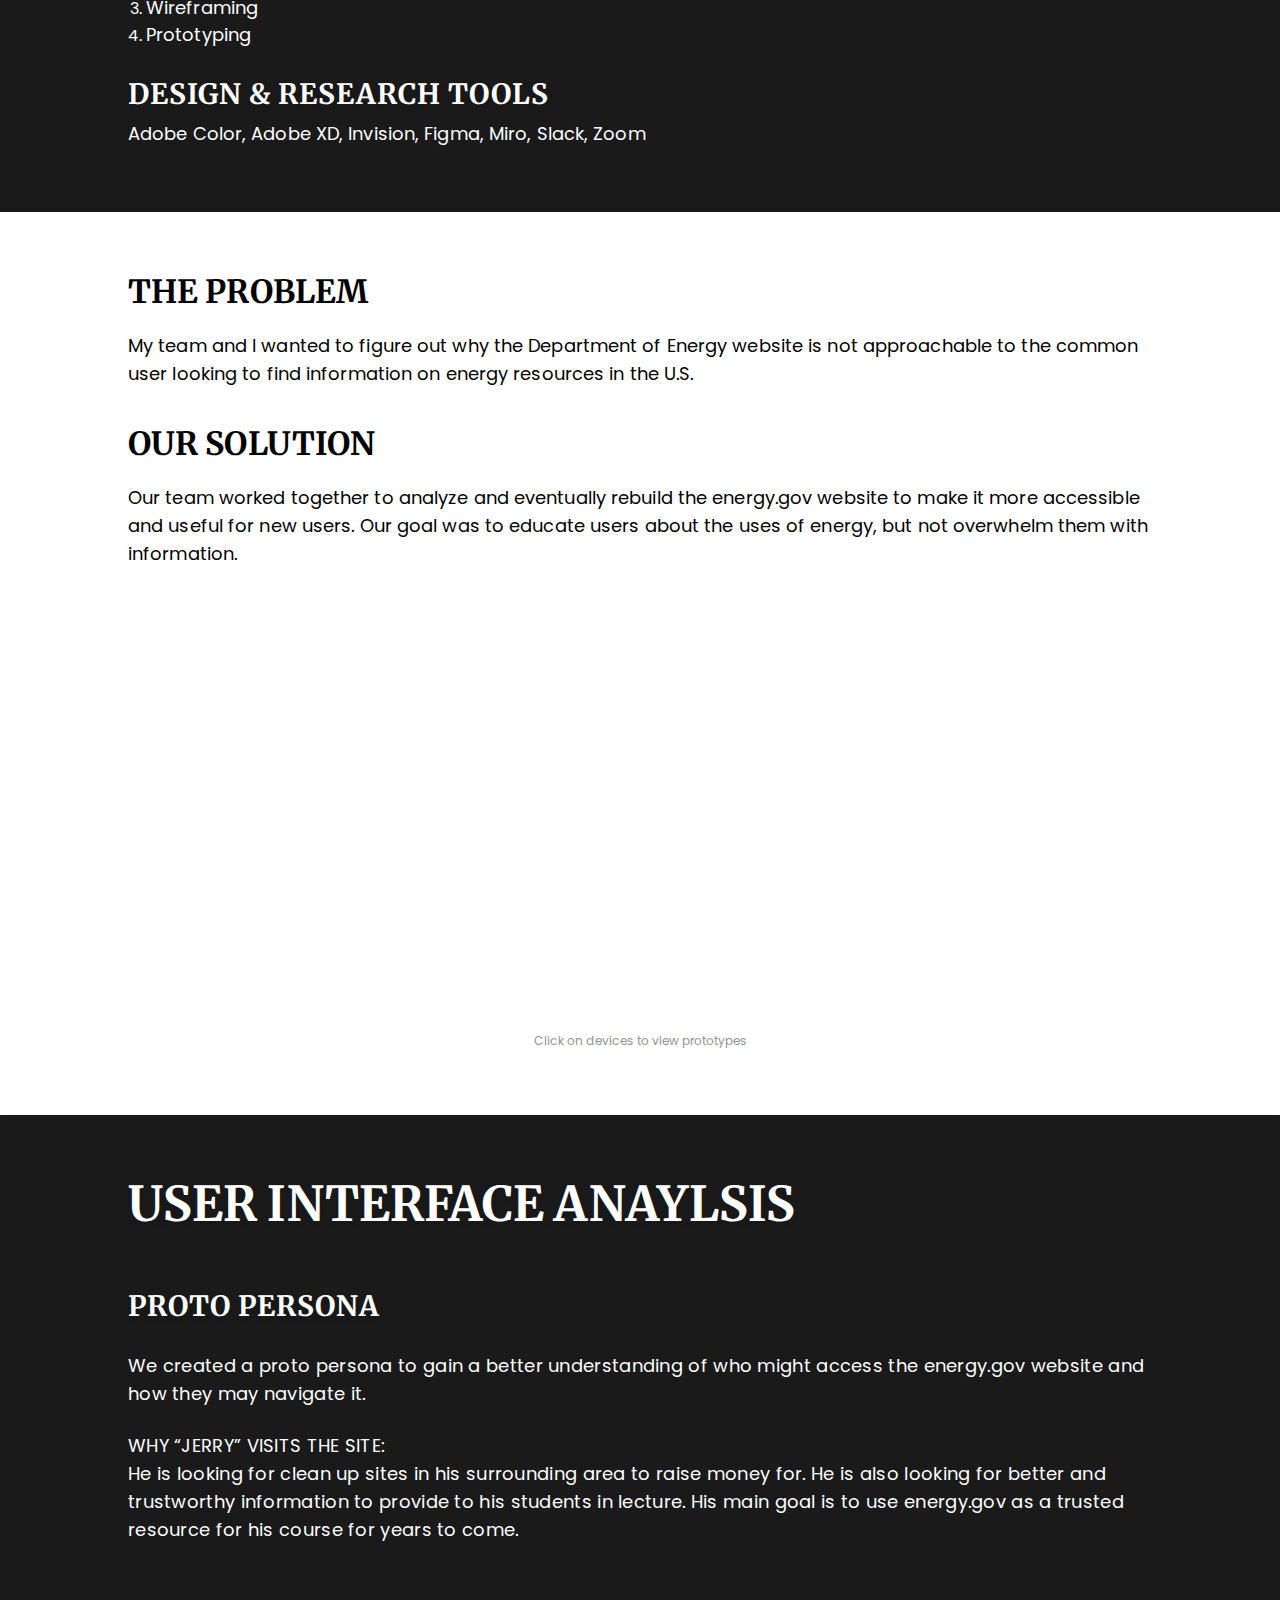
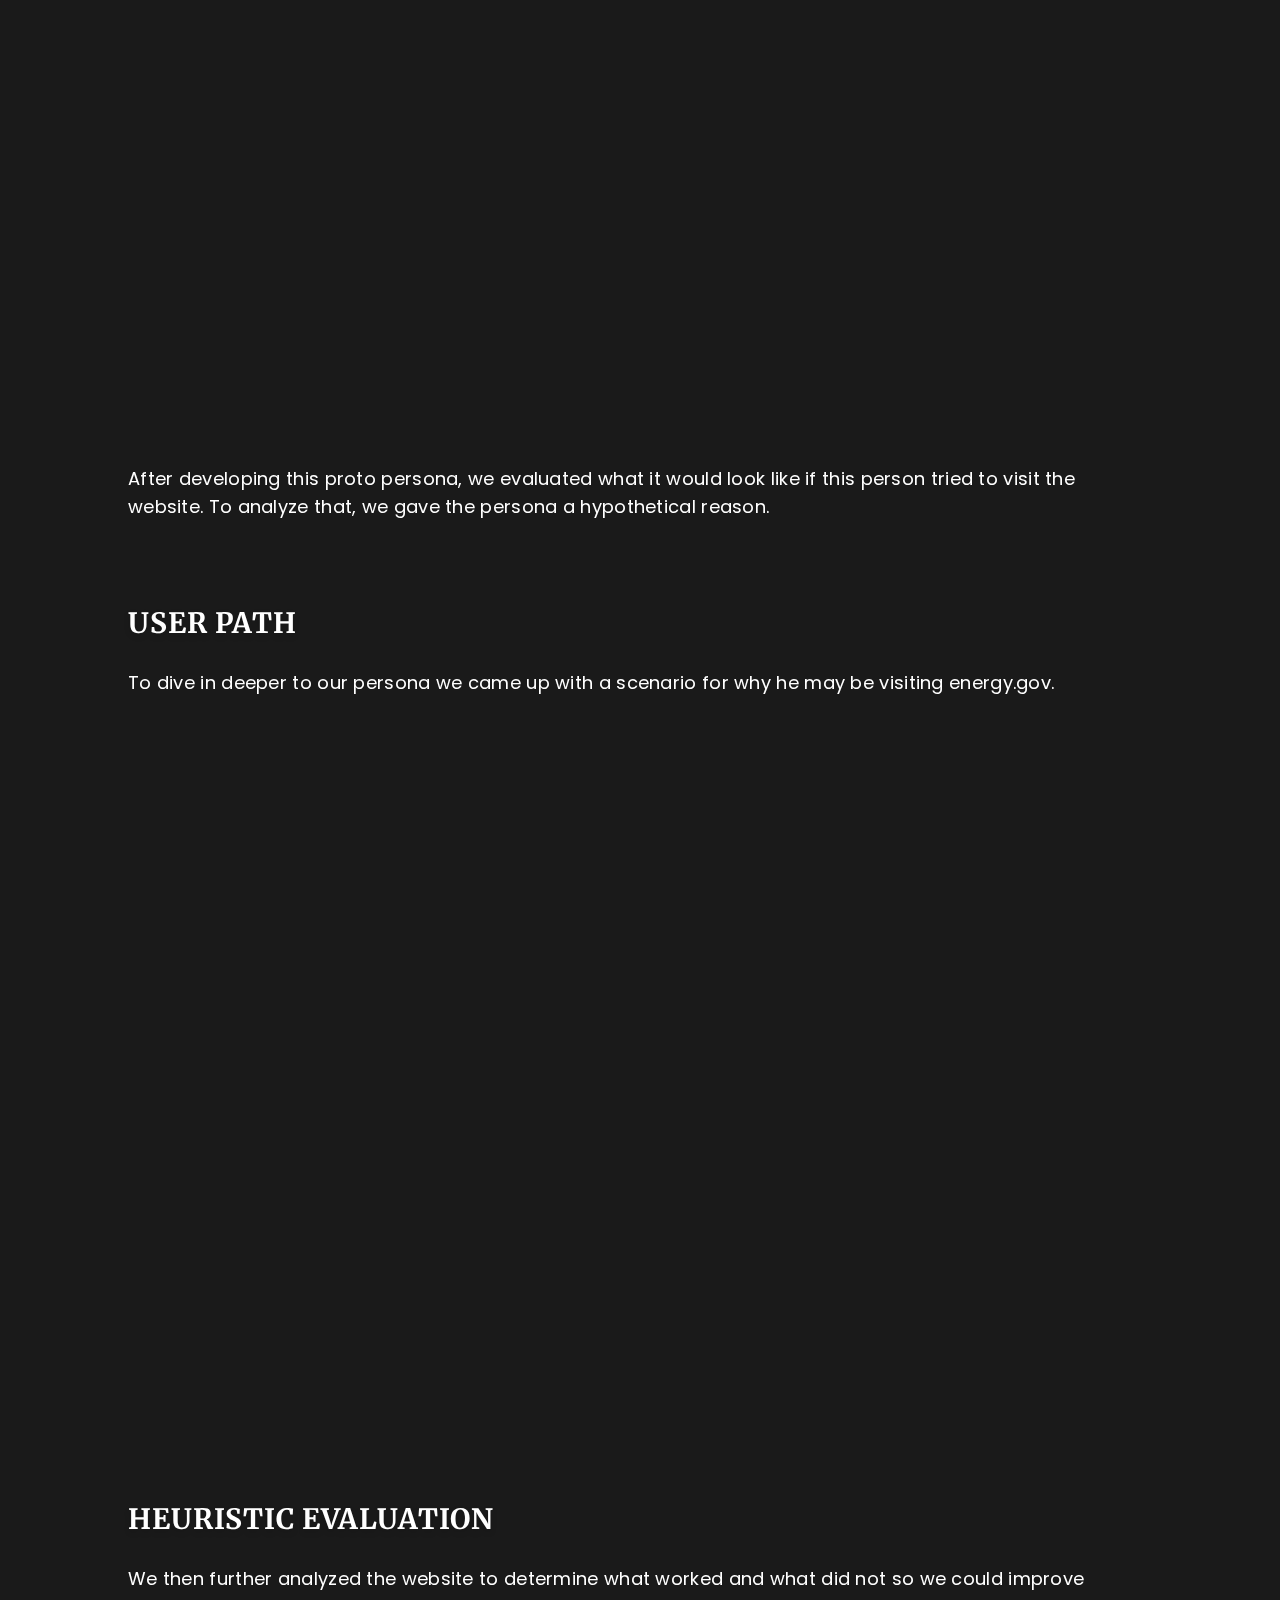
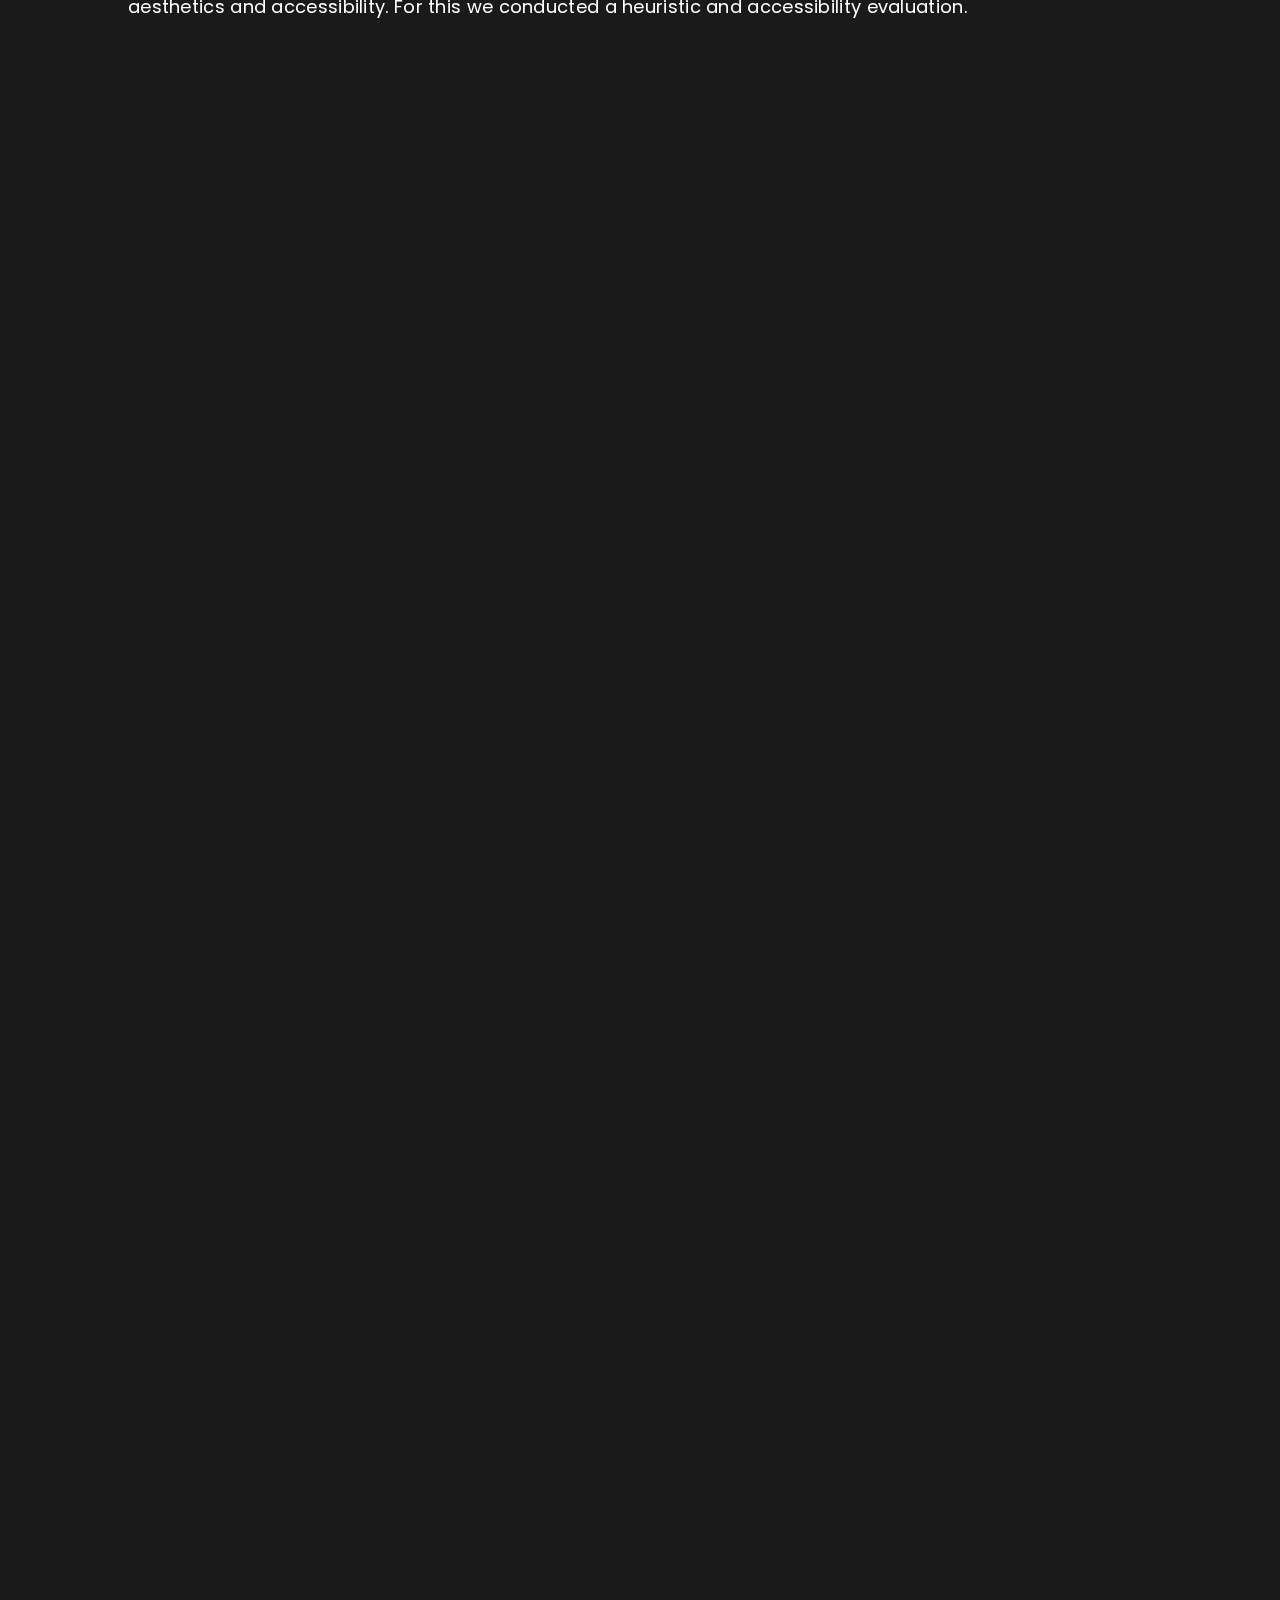
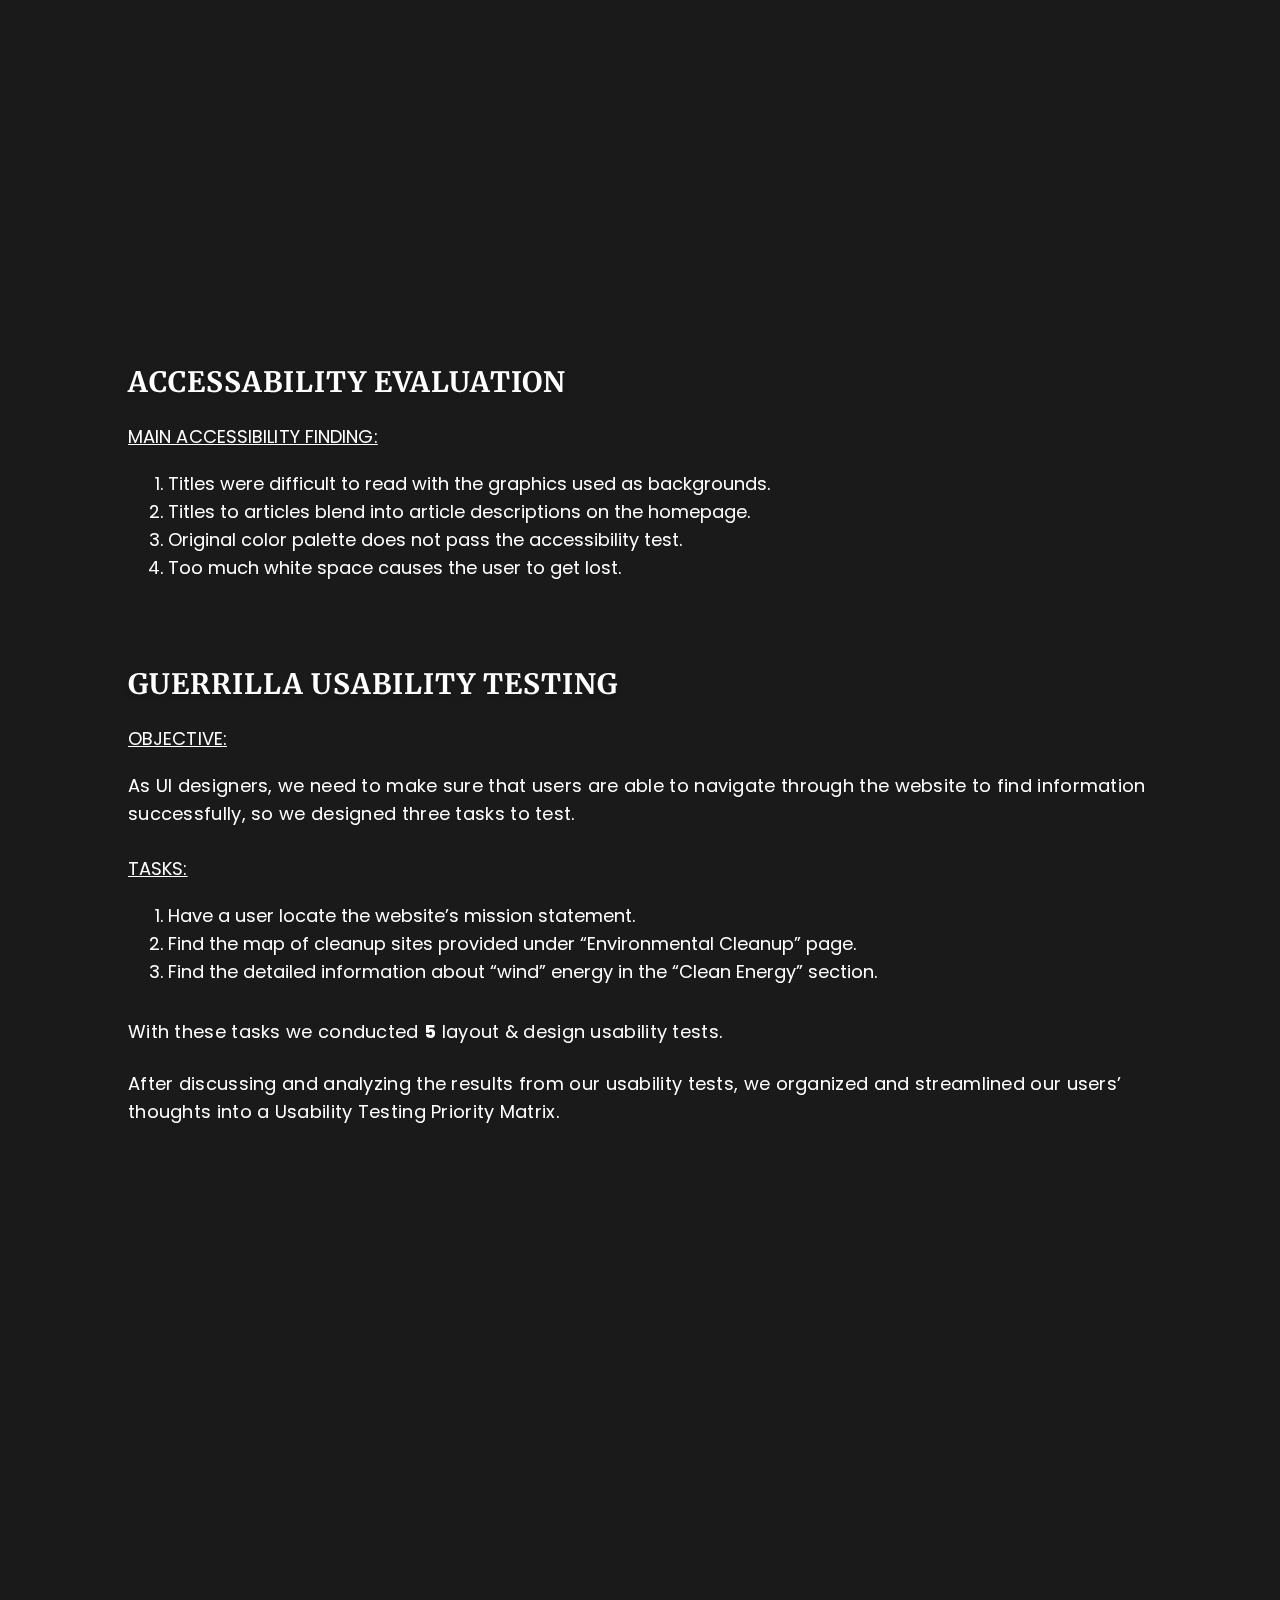
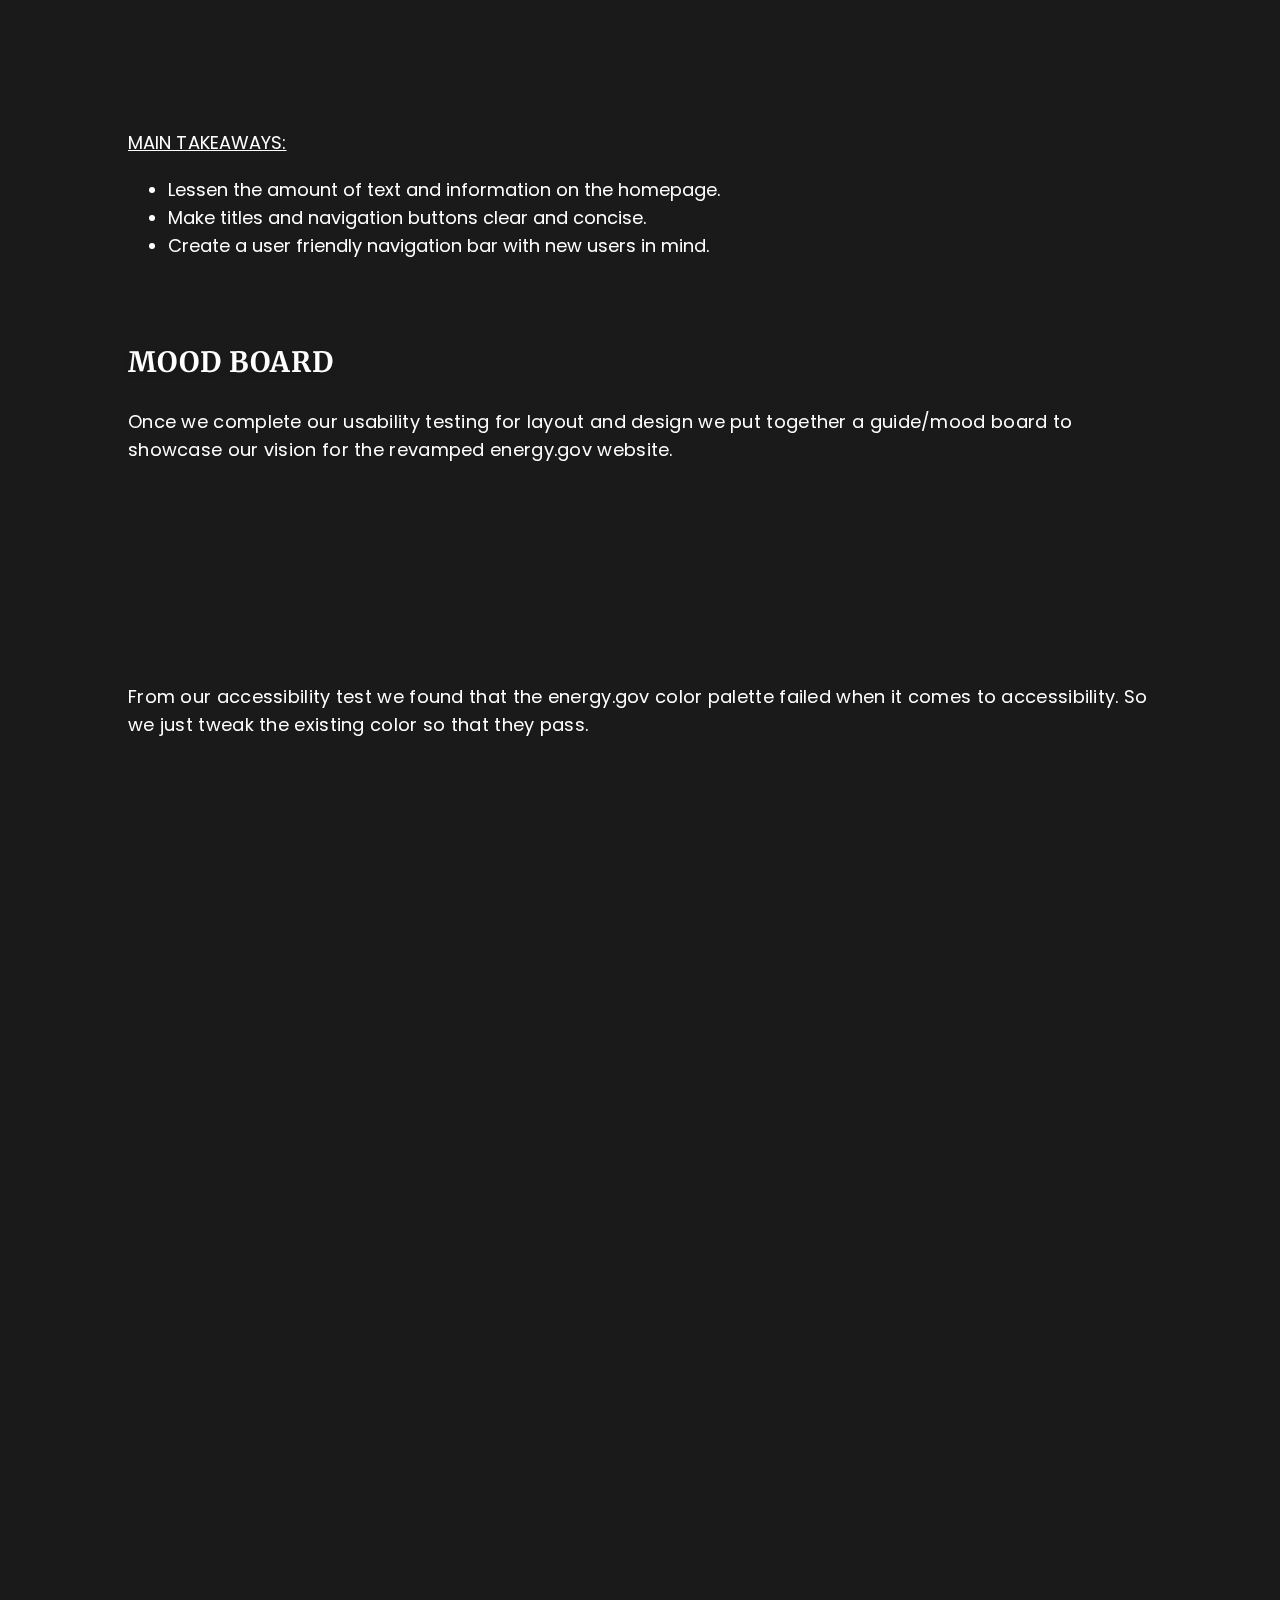
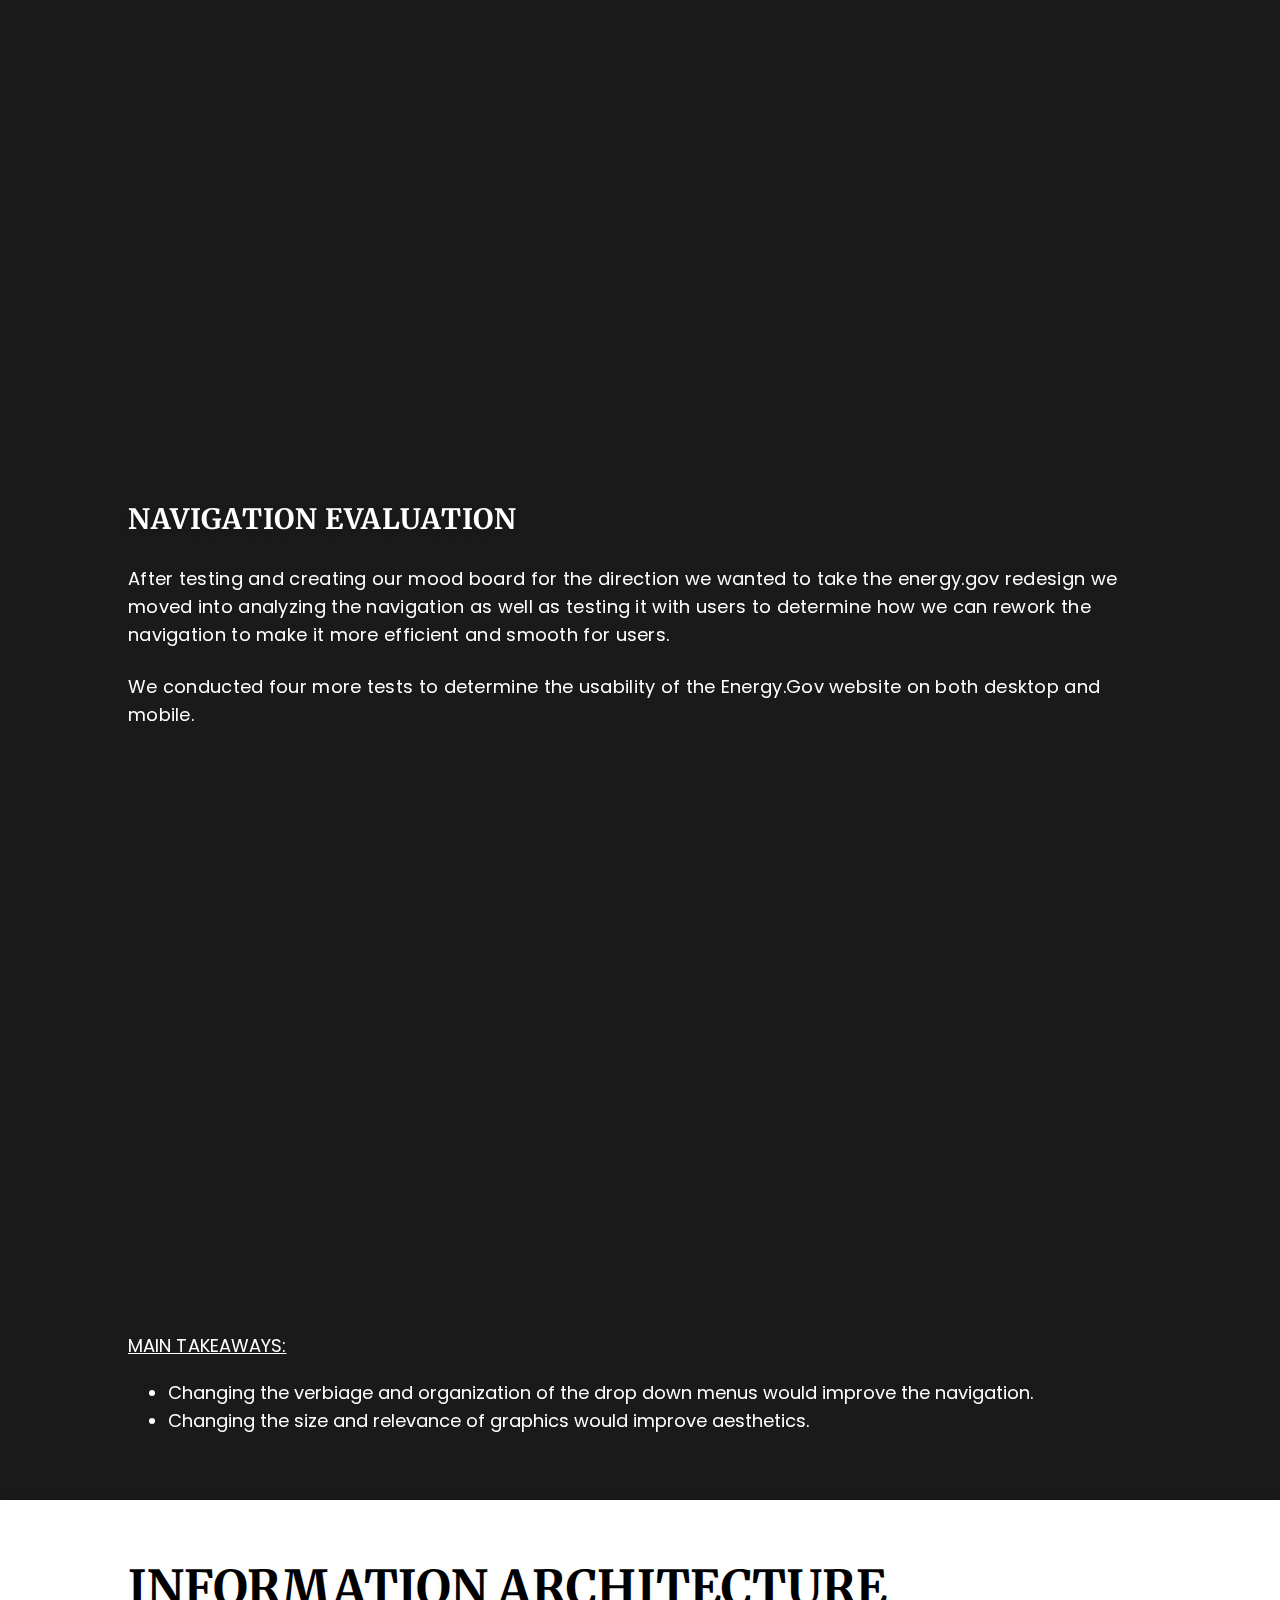
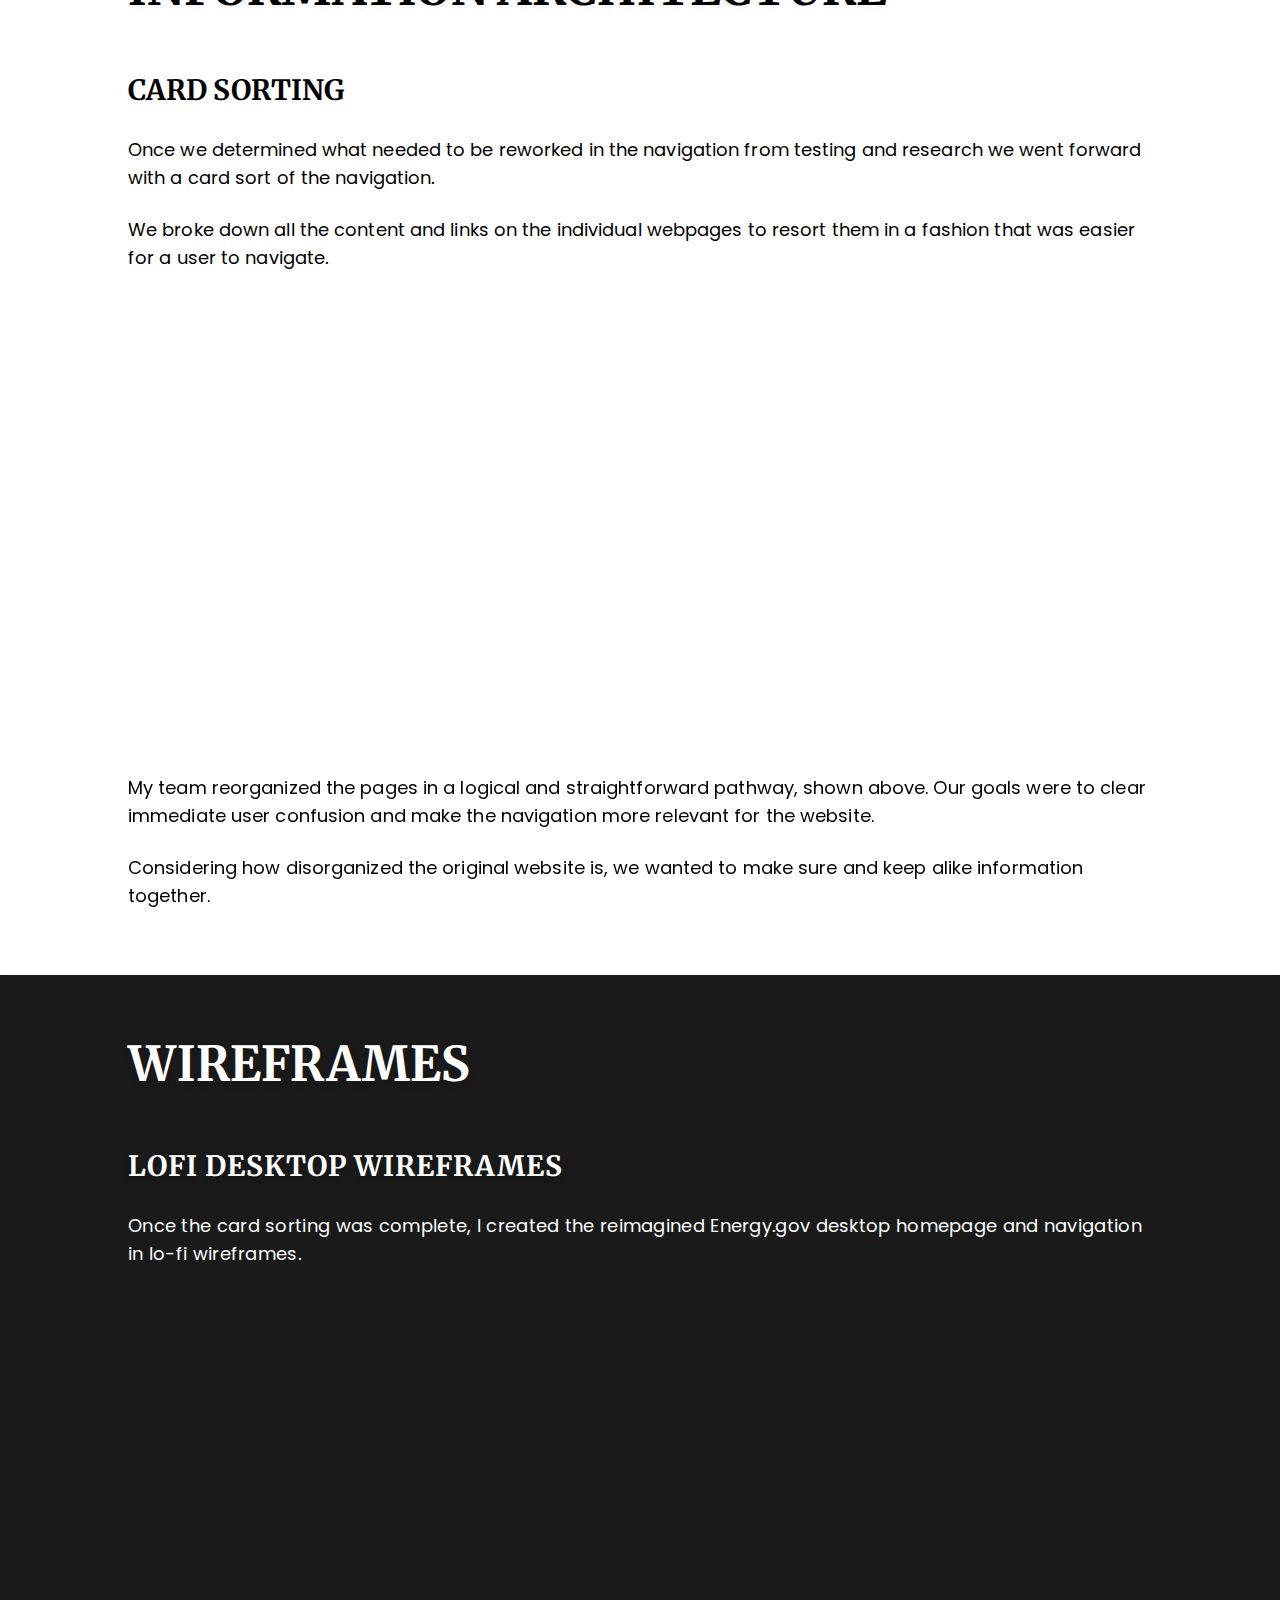
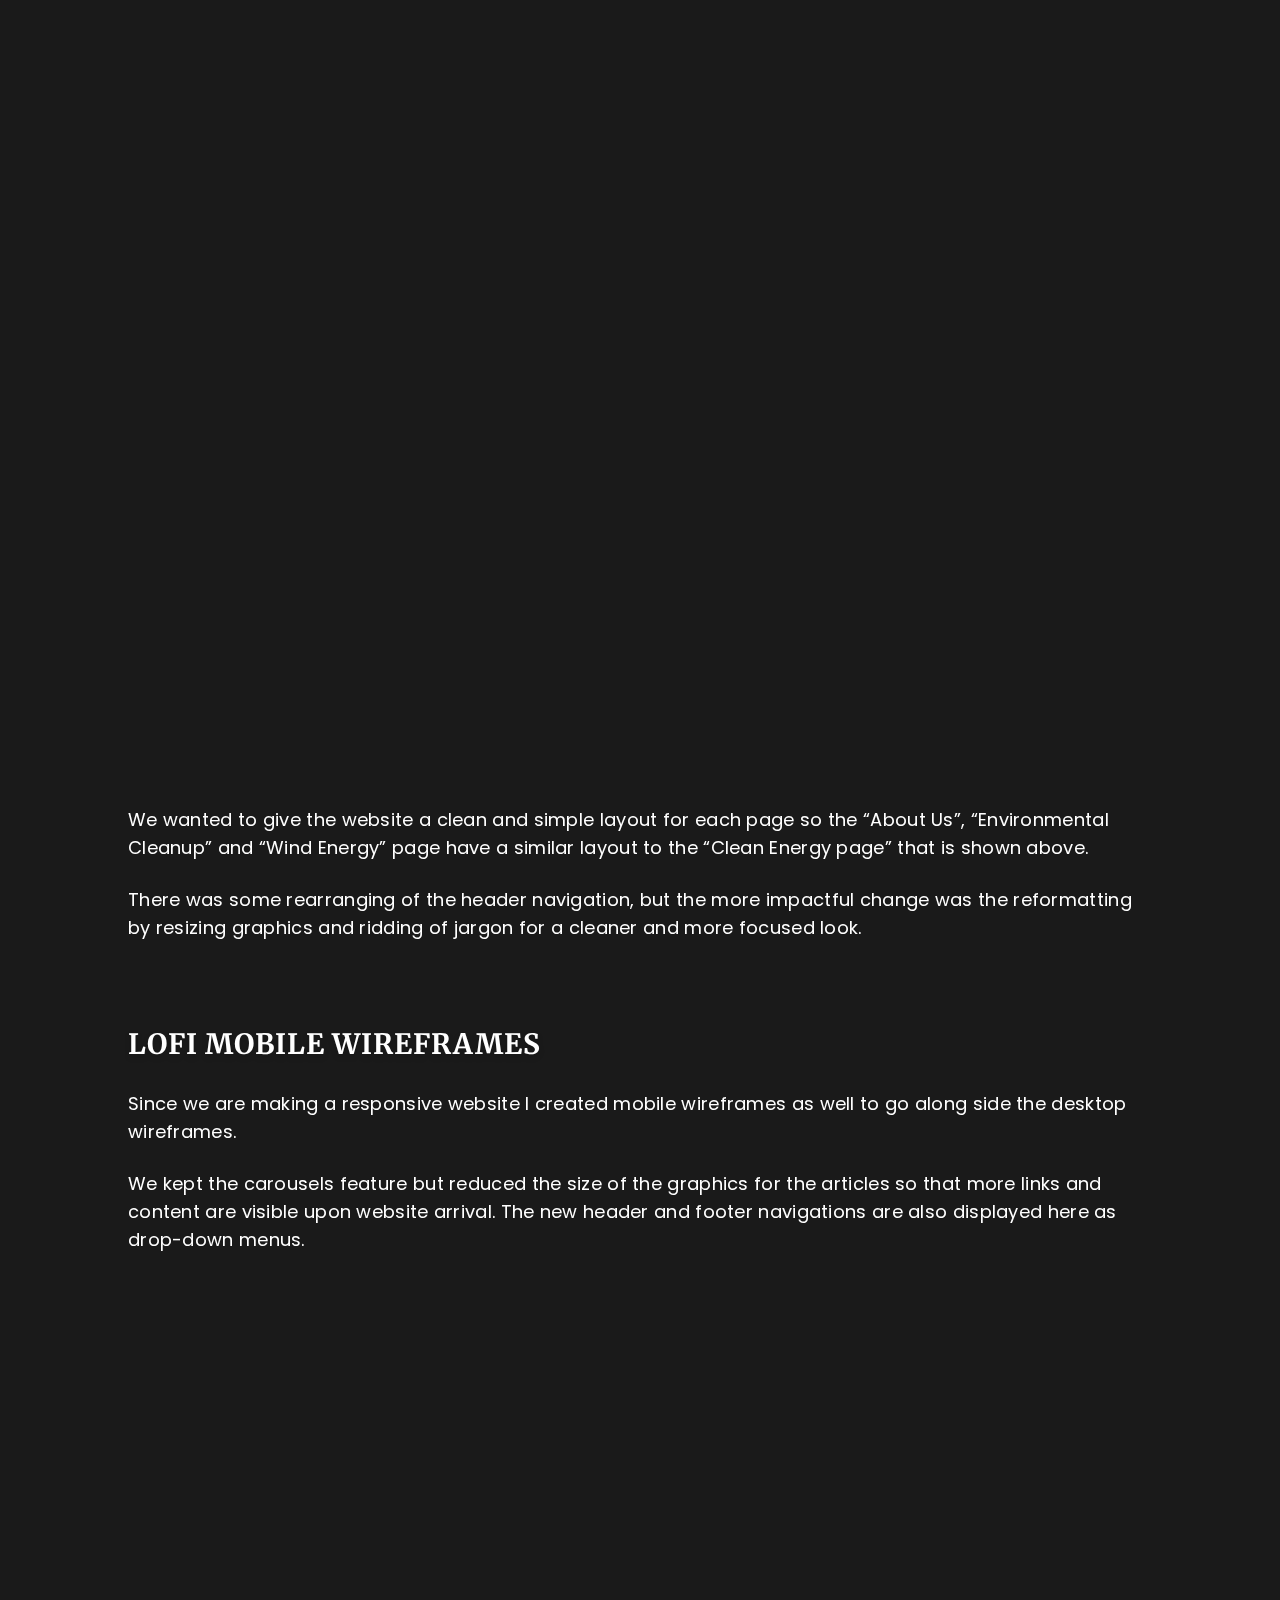
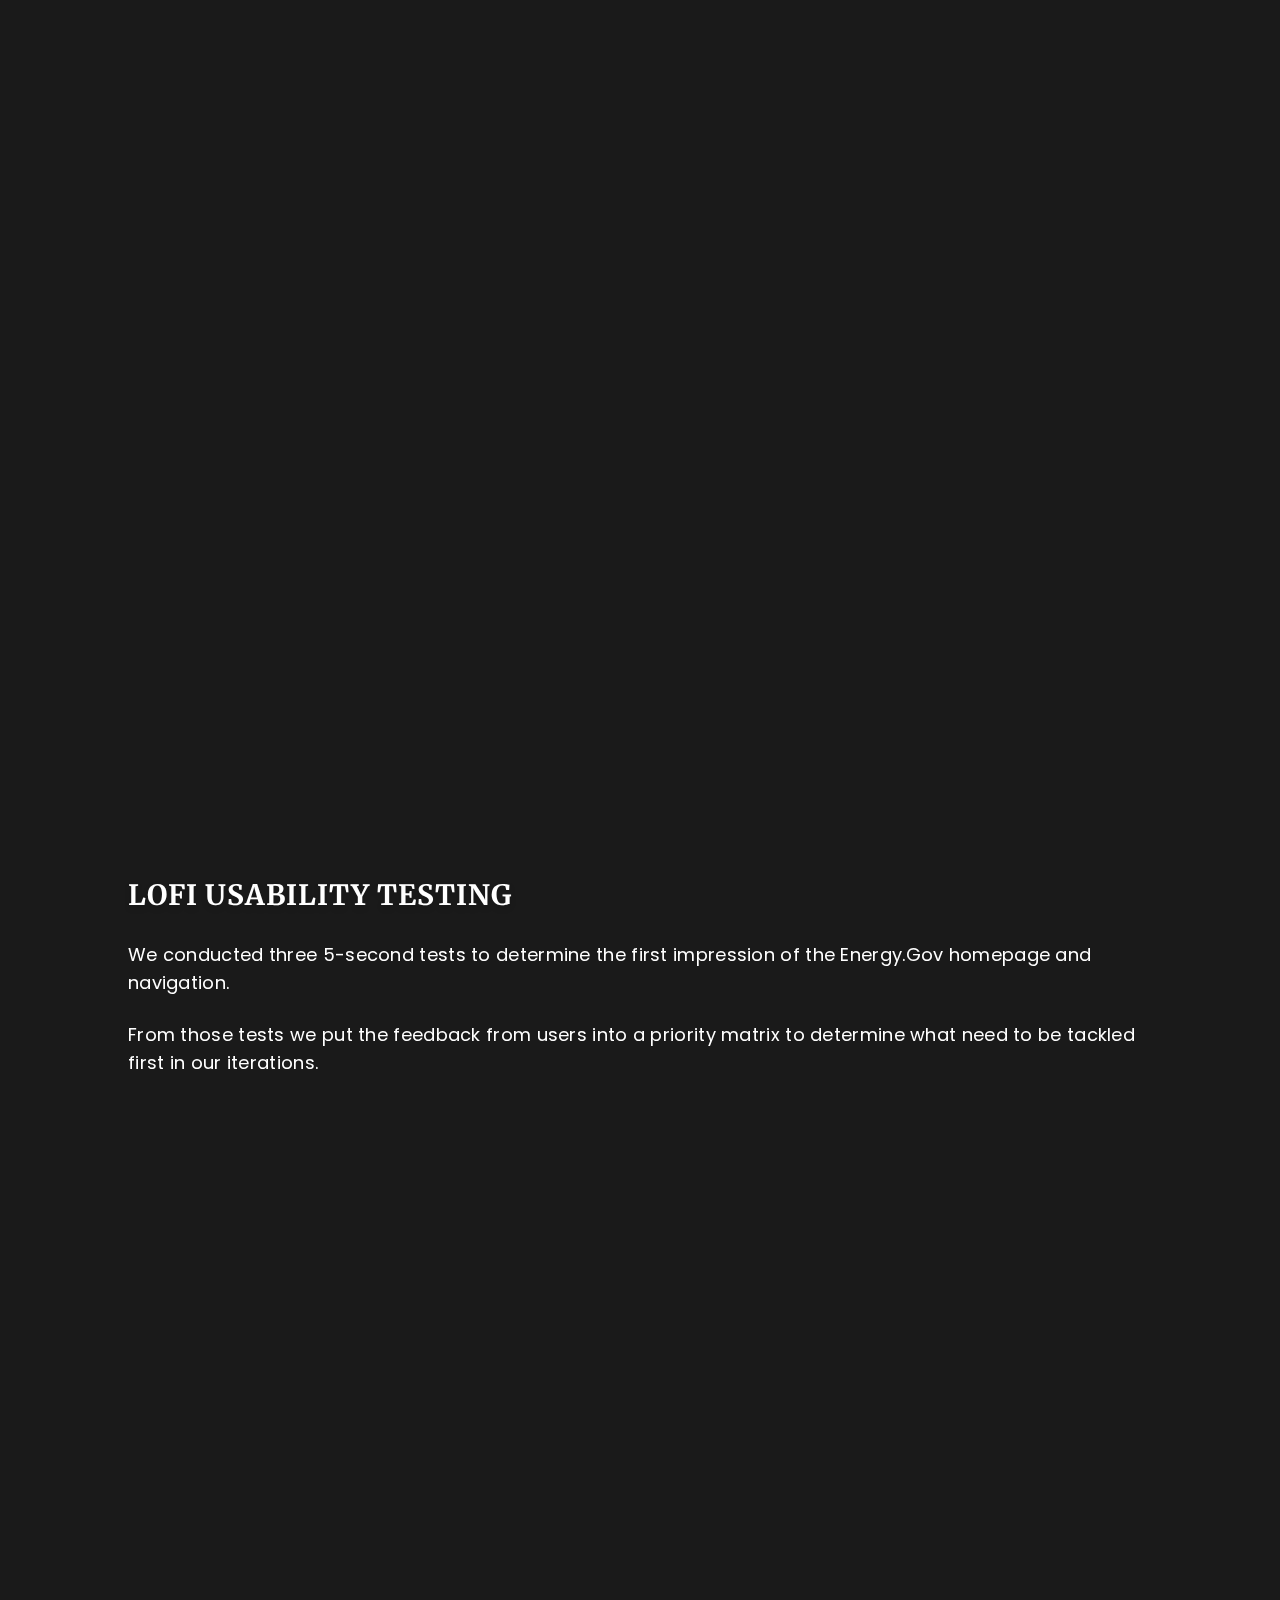
<file: doe.html>
<!DOCTYPE html>
<html lang="en">

<head>

  <meta charset="utf-8">
  <meta content="width=device-width, initial-scale=1.0" name="viewport">

  <title>Emma Jaud - Department of Energy Case Study</title>
  <meta content="" name="description">
  <meta content="" name="keywords">

  <!-- Favicons -->
  <link href="assets/img/ICON@3x.png" rel="icon">
  <link href="assets/img/ICON@3x.png" rel="apple-touch-icon">

  <!-- Google Fonts -->
  <link href="https://fonts.googleapis.com/css?family=Open+Sans:300,300i,400,400i,600,600i,700,700i|Raleway:300,300i,400,400i,500,500i,600,600i,700,700i|Poppins:300,300i,400,400i,500,500i,600,600i,700,700i" rel="stylesheet">
  <link rel="preconnect" href="https://fonts.gstatic.com">
  <link href="https://fonts.googleapis.com/css2?family=Merriweather:ital,wght@0,300;0,400;0,700;0,900;1,300;1,400;1,700;1,900&display=swap" rel="stylesheet">

  <link href='https://fonts.googleapis.com/css?family=Roboto:400,100,300,700' rel='stylesheet' type='text/css'>
  <link rel="stylesheet" href="https://stackpath.bootstrapcdn.com/font-awesome/4.7.0/css/font-awesome.min.css">

  <!-- Vendor CSS Files -->
  <link href="assets/vendor/bootstrap/css/bootstrap.min.css" rel="stylesheet">
  <link href="assets/vendor/icofont/icofont.min.css" rel="stylesheet">
  <link href="assets/vendor/remixicon/remixicon.css" rel="stylesheet">
  <link href="assets/vendor/boxicons/css/boxicons.min.css" rel="stylesheet">
  <link href="assets/vendor/owl.carousel/assets/owl.carousel.min.css" rel="stylesheet">
  <link href="assets/vendor/venobox/venobox.css" rel="stylesheet">
  <link href="assets/vendor/aos/aos.css" rel="stylesheet">

  <!-- Main CSS File -->
  <link href="assets/css/doe-style.css" rel="stylesheet">

</head>

<body>

  <!-- ======= Header ======= -->
  <header id="header" class="fixed-top d-flex align-items-center">
    <div class="container d-flex align-items-center">

      <div class="logo mr-auto">
        <h1 class="text-light" style="font-family: 'Merriweather', serif; font-size: 28px;"><a href="index.html"><span>Emma Jaud</span></a></h1>
      </div>

      <nav class="nav-menu d-none d-lg-block">
        <ul>
          <li class="drop-down"><a href="">Work</a>
            <ul>
              <li><a href="dellgaming.html">DellGaming</a></li>
              <li><a href="illumine.html">illuminé</a></li>
              <li><a href="doe.html">Department of Energy</a></li>
            </ul>
          </li>
          <li><a href="about.html">About</a></li>  
          <li><a id="contact-modal" href="#" data-toggle="modal" data-target="#exampleModal">Contact</a></li>

        </ul>
      </nav><!-- .nav-menu -->

    </div>
  </header><!-- End Header -->

  <!-- ======= Hero Section ======= -->
  <section id="doe-hero" style="padding: 32px 0px 0px 0px !important;">

    <div class="hero-image"></div>

  </section><!-- End Hero -->

  <!-- ======= MAIN CONTENT ======= -->
  <main id="main">

    <!-- ======= INTRO INFO SECTION ======= -->
    <section id="intro-info" class="light-section">

      <div class="container">
        <div class="row">
          <div id="intro-img" class="col-xl-4 col-lg-4 order-2 order-lg-1 hero-img d-none d-lg-block" style="text-align: center;" data-aos="fade-right" data-aos-delay="100">
            <img src="assets/portfolio_imgs/doe-imgs/info-team-sections/DoE-flat-angled-iphone@3x.png" class="img-fluid animated" style="max-height: 282px;" alt="">
          </div>
          <div id="doe-info" class="col-xl-8 col-lg-8 col-md-12 col-sm-12 order-1 order-lg-2 d-flex flex-column justify-content-center">
            <h1>DEPARTMENT OF ENERGY REDESIGN</h1>
            <h3>RWD of the energy.gov website to make it more accessible, responsive and engaging for users.</h3>
            <div class="row">
              <div class="col-7 col-lg-6 col-md-7 col-sm-7 ">
                <h2>TIMELINE:</h2>
                <h4>September - October 2020</h4>
              </div>
              <div class="col-5 col-lg-6 col-md-5 col-sm-5 ">
                <h2>MY ROLE:</h2>
                <div class="technique-id">UXR</div>
                <div class="technique-id">UX</div>
                <div class="technique-id">UI</div>
              </div>
            </div>
          </div>
        </div>
      </div>

    </section><!-- End Intro -->


    <!-- ======= TEAM INFO SECTION ======= -->
    <section id="team-info" class="dark-section">

      <div class="container">
        <div class="row h-100">
          <div id="team-description" class="col-lg-7 col-md-6 col-sm-12 order-2 order-md-1 order-lg-1 pt-3 pt-md-0 pt-lg-0 d-flex flex-column justify-content-center">
            <h1>TEAM</h1>
            <h2>Emma Jaud, Jade Lyon, Vivian Baier, Cameron Cooper</h2>
            <h1>MY MAIN TASKS</h1>
            <ol style="padding: 0px 0px 0px 18px; margin: 0px;">
              <li style="color: white;"><h2>Heuristic Evaluations</h2></li>
              <li style="color: white;"><h2>Information Architecture</h2></li>
              <li style="color: white;"><h2>Wireframing</h2></li>
              <li style="color: white;"><h2>Prototyping</h2></li>
            </ol>
            <h1 style="margin-top: 32px;">DESIGN & RESEARCH TOOLS</h1>
            <h2 style="margin: 0px !important;">Adobe Color, Adobe XD, Invision, Figma, Miro, Slack, Zoom</h2>
          </div>
          <div id="team-img" class="col-lg-5 col-md-6 col-sm-12 order-1 order-md-2 order-lg-2 my-auto" style="text-align: center;" data-aos="fade-left" data-aos-delay="100">
            <img src="assets/portfolio_imgs/doe-imgs/info-team-sections/DoE-desktop@3x.png" class="img-fluid animated" style="max-height: 400px;" alt="">
          </div>
        </div>
      </div>

    </section><!-- End Team -->
    

    <!-- ======= PROBLEM INFO SECTION ======= -->
    <section id="problem-info" class="light-section">

      <div class="container">
        <div class="row h-100">
          <div class="col-lg-12 order-2 order-lg-1 d-flex flex-column justify-content-center">
            <h1 id="p-h1">THE PROBLEM</h1>
            <h2>My team and I wanted to figure out why the Department of Energy website is not approachable to the common user looking to find information on energy resources in the U.S.</h2>
            <h1>OUR SOLUTION</h1>
            <h2 id="p-h2">Our team worked together to analyze and eventually rebuild the energy.gov website to make it more accessible and useful for new users. Our goal was to educate users about the uses of energy, but not overwhelm them with information.</h2>
          </div>
          <div class="col-lg-12 order-1 order-lg-2  my-auto">
            <div class="row">
              <div data-aos="fade-right" data-aos-delay="100" class="col-8 col-md-8 col-sm-8" style="text-align: right;"><img id="doe-desktop-proto" onclick="location.href='https://xd.adobe.com/view/ef630ff3-63ae-4e9c-bc50-cbe47dc1c0b7-ba30/'" src="assets/portfolio_imgs/doe-imgs/problem-section/DoE-desktop-prototype@3x.png" class="img-fluid animated hover_card" style="width: 454.13px;" alt=""></div>
              <div data-aos="fade-left" data-aos-delay="100" class="col col-md-4 col-sm-4"><img id="doe-mobile-proto" onclick="location.href='https://xd.adobe.com/view/d262a470-d98f-475a-afdf-70c03990af38-8731/'" src="assets/portfolio_imgs/doe-imgs/problem-section/DoE-mobile-prototype@3x.png" class="img-fluid animated hover_card" alt=""></div>
            </div>
            <div id="click-proto" style="font-size: 12px; color: rgb(148, 148, 148); text-align: center; padding-top: 16px;">Click on devices to view prototypes</div>
          </div>
        </div>
      </div>

    </section><!-- End Problem -->


    <!-- ======= USER INTERFACE ANAYLSIS SECTION ======= -->
    <section id="uia-section" class="dark-section dark-section-font">

      <!-- ======= Proto Persona ======= -->
      <div class="container">
        <div class="row h-100">
          <div class="col-lg-12  d-flex flex-column justify-content-center">
            <h1>User Interface Anaylsis</h1>
            <h2>Proto Persona</h2>
            <h3 style="margin-bottom: 24px;">We created a proto persona to gain a better understanding of who might access the energy.gov website and how they may navigate it.</h3>
            <h3 style="margin-bottom: 0px;">WHY “JERRY” VISITS THE SITE:</h3>
            <h3>He is looking for clean up sites in his surrounding area to raise money for. He is also looking for better and trustworthy information to provide to his students in lecture. His main goal is to use energy.gov as a trusted resource for his course for years to come.</h3>
          </div>
          <div class="col-lg-12  my-auto" style="text-align: center;" data-aos="fade-up" data-aos-delay="100">
            <img src="assets/portfolio_imgs/doe-imgs/uia-section/DoE-proto-persona@2x.png" class="img-fluid animated dark-img-shadow" style="margin-bottom: 32px; max-height: 457px;" alt="">
          </div>
          <div class="col-lg-12 d-flex flex-column justify-content-center">
            <h3 style="margin-bottom: 88px !important;">After developing this proto persona, we evaluated what it would look like if this person tried to visit the website. To analyze that, we gave the persona a hypothetical reason.</h3>
          </div>
        </div>
      </div>

      <!-- ======= User Path ======= -->
      <div class="container">
        <div class="row h-100">
          <div class="col-lg-12  d-flex flex-column justify-content-center">
            <h2>User Path</h2>
            <h3>To dive in deeper to our persona we came up with a scenario for why he may be visiting energy.gov.</h3>
          </div>
          <div class="col-lg-12  my-auto" style="text-align: center;" data-aos="fade-up" data-aos-delay="100">
            <img src="assets/portfolio_imgs/doe-imgs/uia-section/DoE-user-path@2x.png" class="img-fluid animated" style="margin-bottom: 88px; max-height: 688.58px;" alt="">
          </div>
        </div>
      </div>

      <!-- ======= Heuristic Evaluation ======= -->
      <div class="container">
        <div class="row h-100">
          <div class="col-lg-12  d-flex flex-column justify-content-center">
            <h2>Heuristic Evaluation</h2>
            <h3>We then further analyzed the website to determine what worked and what did not so we could improve aesthetics and accessibility. For this we conducted a heuristic and accessibility evaluation.</h3>
          </div>
          <div class="col-lg-12  my-auto" style="text-align: center;" data-aos="fade-up" data-aos-delay="100">
            <img src="assets/portfolio_imgs/doe-imgs/uia-section/DoE-heuristic-annotations@3x.png" class="img-fluid animated dark-img-shadow" style="margin-bottom: 32px; max-height: 358px;" alt="">
            <img src="assets/portfolio_imgs/doe-imgs/uia-section/DoE-heuristic-img@2x.png" class="img-fluid animated" style="margin-bottom: 88px; max-height: 1437px;" alt="">
          </div>
        </div>
      </div>

      <!-- ======= Accessability Evaluation ======= -->
      <div class="container">
        <div class="row h-100">
          <div class="col-lg-12  d-flex flex-column justify-content-center">
            <h2>Accessability Evaluation</h2>
            <h4>Main Accessibility Finding:</h4>
            <ol style="margin-bottom: 88px;">
              <li>Titles were difficult to read with the graphics used as backgrounds.</li>
              <li>Titles to articles blend into article descriptions on the homepage.</li>
              <li>Original color palette does not pass the accessibility test.</li>
              <li>Too much white space causes the user to get lost.</li>
            </ol>
          </div>
        </div>
      </div>

      <!-- ======= Guerrilla Usability Testing ======= -->
      <div class="container">
        <div class="row h-100">
          <div class="col-lg-12  d-flex flex-column justify-content-center">
            <h2>Guerrilla Usability Testing</h2>
            <h4>Objective:</h4>
            <h3>As UI designers, we need to make sure that users are able to navigate through the website to find information successfully, so we designed three tasks to test.</h3>
            <h4>Tasks:</h4>
            <ol style="margin-bottom: 32px;">
              <li>Have a user locate the website’s mission statement.</li>
              <li>Find the map of cleanup sites provided under “Environmental Cleanup” page.</li>
              <li>Find the detailed information about “wind” energy in the “Clean Energy” section.</li>
            </ol>
            <h3 style="margin-bottom: 24px !important;">With these tasks we conducted <strong>5</strong> layout & design usability tests.</h3>
            <h3>After discussing and analyzing the results from our usability tests, we organized and streamlined our users’ thoughts into a Usability Testing Priority Matrix. </h3>
          </div>
          <div class="col-lg-12  my-auto" style="text-align: center;" data-aos="fade-up" data-aos-delay="100">
            <img src="assets/portfolio_imgs/doe-imgs/uia-section/DoE-guerrilla-usability-testing@3x.png" class="img-fluid animated dark-img-shadow" style="margin-bottom: 32px; max-height: 544px;" alt="">
          </div>
          <div class="col-lg-12  d-flex flex-column justify-content-center">
            <h4>Main Takeaways:</h4>
            <ul style="margin-bottom: 88px;">
              <li>Lessen the amount of text and information on the homepage.</li>
              <li>Make titles and navigation buttons clear and concise.</li>
              <li>Create a user friendly navigation bar with new users in mind.</li>
            </ul>
          </div>
        </div>
      </div>

      <!-- ======= Mood Board ======= -->
      <div class="container">
        <div class="row h-100">
          <div class="col-lg-12  d-flex flex-column justify-content-center">
            <h2>Mood Board</h2>
            <h3>Once we complete our usability testing for layout and design we put together a guide/mood board to showcase our vision for the revamped energy.gov website.</h3>
          </div>
          <div class="col-lg-12 my-auto" style="text-align: center;" data-aos="fade-up" data-aos-delay="100">
            <img src="assets/portfolio_imgs/doe-imgs/uia-section/DoE-mood-board-color-palette@3x.png" class="img-fluid animated" style="margin-bottom: 32px; max-height: 155px;" alt="">
          </div>
          <div class="col-lg-12  d-flex flex-column justify-content-center">
            <h3>From our accessibility test we found that the energy.gov color palette failed when it comes to accessibility. So we just tweak the existing color so that they pass.</h3>
          </div>
          <div class="col-lg-12 my-auto" style="text-align: center;" data-aos="fade-up" data-aos-delay="100">
            <img src="assets/portfolio_imgs/doe-imgs/uia-section/DoE-govt-agency-inspo@2x.png" class="img-fluid animated" style="margin-bottom: 32px; max-height: 636px;" alt="">
            <img src="assets/portfolio_imgs/doe-imgs/uia-section/DoE-ui-patterns@2x.png" class="img-fluid animated" style="margin-bottom: 88px; max-height: 578px;" alt="">
          </div>
        </div>
      </div>

      <!-- ======= Navigation Evaluation ======= -->
      <div class="container">
        <div class="row h-100">
          <div class="col-lg-12  d-flex flex-column justify-content-center">
            <h2>Navigation Evaluation</h2>
            <h3 style="margin-bottom: 24px !important;">After testing and creating our mood board for the direction we wanted to take the energy.gov redesign we moved into analyzing the navigation as well as testing it with users to determine how we can rework the navigation to make it more efficient and smooth for users.</h3>
            <h3>We conducted four more tests to determine the usability of the Energy.Gov website on both desktop and mobile.</h3>
          </div>
          <div class="col-lg-12 my-auto" style="text-align: center;" data-aos="fade-up" data-aos-delay="100">
            <img src="assets/portfolio_imgs/doe-imgs/uia-section/DoE-nav-eval@3x.png" class="img-fluid animated dark-img-shadow" style="margin-bottom: 32px; max-height: 544px;" alt="">
          </div>
          <div class="col-lg-12  d-flex flex-column justify-content-center">
            <h4>Main Takeaways:</h4>
            <ul style="margin-bottom: 0px;">
              <li>Changing the verbiage and organization of the drop down menus would improve the navigation.</li>
              <li>Changing the size and relevance of graphics would improve aesthetics.</li>
            </ul>
          </div>
        </div>
      </div>

    </section> <!-- End User Interface Anaylsis Section -->
    

    <!-- ======= INFORMATION ARCHITECTURE SECTION ======= -->
    <section id="IA-section" class="light-section light-section-font">

      <!-- ======= Card Sorting ======= -->
      <div class="container">
        <div class="row h-100">
          <div class="col-lg-12 d-flex flex-column justify-content-center">
            <h1>Information Architecture</h1>
            <h2 style="margin-bottom: 32px !important;">Card Sorting</h2>
            <h3 style="margin-bottom: 24px !important;">Once we determined what needed to be reworked in the navigation from testing and research we went forward with a card sort of the navigation.</h3>
            <h3>We broke down all the content and links on the individual webpages to resort them in a fashion that was easier for a user to navigate.</h3>
          </div>
          <div class="col-lg-12  my-auto" style="text-align: center;" data-aos="fade-up" data-aos-delay="100">
            <img src="assets/portfolio_imgs/doe-imgs/ia-section/DoE-card-sorting@2x.png" class="img-fluid animated light-img-shadow" style="margin-bottom: 32px;" alt="">
          </div>
          <div class="col-lg-12 d-flex flex-column justify-content-center">
            <h3 style="margin-bottom: 24px !important;">My team reorganized the pages in a logical and straightforward pathway, shown above. Our goals were to clear immediate user confusion and make the navigation more relevant for the website. </h3>
            <h3 style="margin-bottom: 0px !important;">Considering how disorganized the original website is, we wanted to make sure and keep alike information together.</h3>
          </div>
        </div>
      </div>

    </section><!-- End Information Architecture -->


    <!-- ======= WIREFRAMES SECTION ======= -->
    <section id="wireframes-section" class="dark-section dark-section-font">

      <!-- ======= Lofi Desktop Wireframes ======= -->
      <div class="container">
        <div class="row h-100">
          <div class="col-lg-12 d-flex flex-column justify-content-center">
            <h1>Wireframes</h1>
            <h2 style="margin-bottom: 32px !important;">Lofi Desktop Wireframes</h2>
            <h3>Once the card sorting was complete, I created the reimagined Energy.gov desktop homepage and navigation in lo-fi wireframes.</h3>
          </div>
          <div class="col-lg-12  my-auto" style="text-align: center;" data-aos="fade-up" data-aos-delay="100">
            <img src="assets/portfolio_imgs/doe-imgs/wireframes-section/DoE-lofi-desktop-wireframes@3x.png" class="img-fluid animated dark-img-shadow" style="margin-bottom: 32px;" alt="">
          </div>
          <div class="col-lg-12 d-flex flex-column justify-content-center">
            <h3 style="margin-bottom: 24px !important;">We wanted to give the website a clean and simple layout for each page so the “About Us”, “Environmental Cleanup” and “Wind Energy” page have a similar layout to the “Clean Energy page” that is shown above.</h3>
            <h3 style="margin-bottom: 88px !important;">There was some rearranging of the header navigation, but the more impactful change was the reformatting by resizing graphics and ridding of jargon for a cleaner and more focused look. </h3>
          </div>
        </div>
      </div>

      <!-- ======= Lofi Mobile Wireframes ======= -->
      <div class="container">
        <div class="row h-100">
          <div class="col-lg-12 d-flex flex-column justify-content-center">
            <h2 style="margin-bottom: 32px !important;">Lofi Mobile Wireframes</h2>
            <h3 style="margin-bottom: 24px !important;">Since we are making a responsive website I created mobile wireframes as well to go along side the desktop wireframes.</h3>
            <h3 style="margin-bottom: 32px !important;">We kept the carousels feature but reduced the size of the graphics for the articles so that more links and content are visible upon website arrival. The new header and footer navigations are also displayed here as drop-down menus.</h3>
          </div>
          <div class="col-lg-12  my-auto" style="text-align: center;" data-aos="fade-up" data-aos-delay="100">
            <img src="assets/portfolio_imgs/doe-imgs/wireframes-section/DoE-lofi-mobile-wireframes@3x.png" class="img-fluid animated dark-img-shadow" style="margin-bottom: 88px;" alt="">
          </div>
        </div>
      </div>

      <!-- ======= Lofi Usability Testing ======= -->
      <div class="container">
        <div class="row h-100">
          <div class="col-lg-12 d-flex flex-column justify-content-center">
            <h2 style="margin-bottom: 32px !important;">Lofi Usability Testing</h2>
            <h3 style="margin-bottom: 24px !important;">We conducted three 5-second tests to determine the first impression of the Energy.Gov homepage and navigation.</h3>
            <h3 style="margin-bottom: 32px !important;">From those tests we put the feedback from users into a priority matrix to determine what need to be tackled first in our iterations.</h3>
          </div>
          <div class="col-lg-12  my-auto" style="text-align: center;" data-aos="fade-up" data-aos-delay="100">
            <img src="assets/portfolio_imgs/doe-imgs/wireframes-section/DoE-lofi-usability-testing@3x.png" class="img-fluid animated dark-img-shadow" style="margin-bottom: 32px; max-height: 544px;" alt="">
          </div>
          <div class="col-lg-12 d-flex flex-column justify-content-center">
            <h4>Main Takeaways:</h4>
            <ul style="margin-bottom: 0px;">
              <li>Find a way to make it more obvious that it’s a homepage with either a hero image or a small description.</li>
              <li>User a larger font for the navigation bar to have the eyes drawn to it more naturally.</li>
              <li>The carousels were well received.</li>
            </ul>
          </div>
        </div>
      </div>

    </section><!-- End Wireframes -->


    <!-- ======= RESPONSIVE & INTERACTIVE DESIGN SECTION ======= -->
    <section id="RID-section" class="light-section light-section-font">

      <!-- ======= Style Guide ======= -->
      <div class="container">
        <div class="row h-100">
          <div class="col-lg-12 d-flex flex-column justify-content-center">
            <h1>Responsive & Interactive Design</h1>
            <h2 style="margin-bottom: 32px !important;">Style Guide</h2>
            <h3 style="margin-bottom: 0px; text-decoration: underline;">UI STYLE DIRECTION:</h3>
            <h3 style="margin-bottom: 24px !important;">Started with a <strong>more modern look</strong> to the website so that people feel like it is <strong>relevant with current information and topics</strong>. We wanted to stick to <strong>colors</strong> that are <strong>representative of different energy resources</strong>. Elements like water and air are thought of as the color blue, and recycling is connected to blue as well. Green being an earth tone is associated with plants, foliage, organic elements, and natural resources.</h3>
            <h3>We finalized details for typography, button states, icons, and more. These guidelines were applied to the desktop and mobile prototypes.</h3>
          </div>
          <div class="col-lg-12  my-auto" style="text-align: center;" data-aos="fade-up" data-aos-delay="100">
            <img src="assets/portfolio_imgs/doe-imgs/rid-section/DoE-ui-style-guide@2x.png" class="img-fluid animated light-img-shadow" style="margin-bottom: 88px; max-height: 738px;" alt="">
          </div>
        </div>
      </div>

      <!-- ======= HiFi Desktop Wireframes ======= -->
      <div class="container">
        <div class="row h-100">
          <div class="col-lg-12 d-flex flex-column justify-content-center">
            <h2 style="margin-bottom: 32px !important;">HiFi Desktop Wireframes</h2>
            <h3>After collaborating and ironing out details for the visual design, we applied that plus the feedback from our user tests to our desktop website prototype. </h3>
          </div>
          <div class="col-lg-6 col-md-6 col-6 " style="text-align: center;" data-aos="fade-right" data-aos-delay="100">
            <h3 style="text-align: left !important;">To make they webpage more dynamic we added at hero image animation.</h3>
            <img src="assets/portfolio_imgs/doe-imgs/rid-section/DoE-hifi-desktop-wireframes-1@2x.jpg" class="img-fluid animated" style="margin-bottom: 88px; box-shadow: 0px 3px 6px #0000001F;" alt="">
          </div>
          <div class="col-lg-6 col-md-6 col-6 my-auto" style="text-align: center;" data-aos="fade-left" data-aos-delay="100">
            <img src="assets/portfolio_imgs/doe-imgs/rid-section/DoE-hifi-desktop-wireframes-2@2x.jpg" class="img-fluid animated" style="margin-bottom: 88px; box-shadow: 0px 3px 6px #0000001F;" alt="">
          </div>
        </div>
      </div>

      <!-- ======= HiFi Mobile Wireframes ======= -->
      <div class="container">
        <div class="row h-100">
          <div class="col-lg-12 d-flex flex-column justify-content-center">
            <h2 style="margin-bottom: 32px !important;">HiFi Mobile Wireframes</h2>
            <h3>Along with the solidified design standards being applied, the responsive homepage wireframes were created for the mobile prototype.</h3>
          </div>
          <div class="col-lg-12  my-auto" style="text-align: center;" data-aos="fade-up" data-aos-delay="100">
            <img src="assets/portfolio_imgs/doe-imgs/rid-section/DoE-hifi-moblie-wireframes@2x.jpg" class="img-fluid animated" style="margin-bottom: 88px; max-height: 1642px;" alt="">
          </div>
        </div>
      </div>

      <!-- ======= Final User Test Key Highlights ======= -->
      <div class="container">
        <div class="row h-100">
          <div class="col-lg-12 d-flex flex-column justify-content-center">
            <h2 style="margin-bottom: 32px !important;">Final User Test Key Highlights</h2>
            <h3>Eight tests were conducted to ensure the usability of the mobile navigation and the desktop iterations.</h3>
          </div>
          <div class="col-lg-12  my-auto" style="text-align: center;" data-aos="fade-up" data-aos-delay="100">
            <img src="assets/portfolio_imgs/doe-imgs/rid-section/DoE-final-user-test-key-highlights@3x.png" class="img-fluid animated light-img-shadow" style="margin-bottom: 32px; max-height: 544px;" alt="">
          </div>
          <div class="col-lg-12 d-flex flex-column justify-content-center">
            <h4>Main Takeaways:</h4>
            <ul style="margin-bottom: 88px;">
              <li>Hamburger menu and drop-down menus made navigation easy.</li>
              <li>Hero image was preferred.</li>
              <li>Color scheme was well-liked.</li>
            </ul>
          </div>
        </div>
      </div>

      <!-- ======= Key Learnings ======= -->
      <div class="container">
        <div class="row h-100">
          <div class="col-lg-12 d-flex flex-column justify-content-center">
            <h2 style="margin-bottom: 32px !important;">Key Learnings</h2>
            <h3 style="margin-bottom: 0px;">In our iterated prototypes, we accentuated the navigation to make it more approachable. We abided our design based on a person who has basic knowledge in science and energy, but is not a digital native.</h3>
          </div>
        </div>
      </div>

    </section><!-- End Responsive & Interactive Design -->


    <!-- ======= FINAL PROTOTYPES SECTION ======= -->
    <section id="final-section" class="dark-section dark-section-font">

      <!-- ======= Final Prototypes ======= -->
      <div class="container">
        <div class="row h-100">
          <div class="col-lg-12 d-flex flex-column justify-content-center">
            <h1 style="margin-bottom: 32px;">Final Prototypes</h1>
            <h3>Click on devices to see prototypes!</h3>
          </div>
          <div class="col-lg-12 order-1 order-lg-2  my-auto">
            <div class="row">
              <div data-aos="fade-right" data-aos-delay="100" class="col-8 col-md-8 col-sm-8" style="text-align: right;"><img id="doe-desktop-proto-final" onclick="location.href='https://xd.adobe.com/view/ef630ff3-63ae-4e9c-bc50-cbe47dc1c0b7-ba30/'" src="assets/portfolio_imgs/doe-imgs/final-section/DoE-final-desktop-prototype-img@2x.png" class="img-fluid animated hover_card"  alt=""></div>
              <div data-aos="fade-left" data-aos-delay="100" class="col col-md-4 col-sm-4"><img id="doe-mobile-proto-final" onclick="location.href='https://xd.adobe.com/view/d262a470-d98f-475a-afdf-70c03990af38-8731/'" src="assets/portfolio_imgs/doe-imgs/final-section/DoE-final-mobile-prototype-img@3x.png" class="img-fluid animated hover_card"  alt=""></div>
            </div>
          </div>
        </div>
      </div>

    </section><!-- End Wireframes -->

  </main><!-- End #main -->


  <!-- ======= Footer ======= -->
  <footer id="footer">
    <div class="container">
      <div class="row d-flex align-items-center">
        <div class="col-lg-6 text-lg-left text-center"></div>
        <div class="col-lg-6">
          <nav class="footer-links text-lg-right text-center pt-2 pt-lg-0">
            <a href="index.html" class="scrollto">Home</a>
            <a href="about.html">About</a>
            <a id="contact-modal" href="#" data-toggle="modal" data-target="#exampleModal">Contact</a>
          </nav>
        </div>
      </div>
    </div>
  </footer><!-- End Footer -->

  <a href="#" class="back-to-top"><i class="icofont-simple-up"></i></a>
  <a href="" class="prototype-button"><p>DoE Prototype</p></a>

  <!-- ======= CONTACT MODAL ======= -->
  <div class="modal fade" id="exampleModal" tabindex="-1" aria-labelledby="exampleModalLabel" aria-hidden="true" style="z-index: 100000px !important;">
    <div class="modal-dialog">
      <div class="modal-content" style="background-color: #094d93; border-color: #094d93 !important;">
        <div class="modal-body">    
            <div id="contact-section" class="ftco-section wrapper">
                <div class="row no-gutters">
                    <!-- INFORMATION CONTAINER -->
                    <div class="col-lg-12 col-md-12 d-flex align-items-stretch">
                        <div class="info-wrap bg-primary w-100 p-md-4 p-3 pt-4 pb-4">
                            <h3>Let's get in touch</h3>
                            <p class="mb-4">Have questions, feedback, or want to connect?</p>
                            <!-- email -->
                            <div class="dbox w-100 d-flex align-items-center">
                                <div class="icon d-flex align-items-center justify-content-center">
                                    <span class="fa fa-paper-plane"></span>
                                </div>
                                <div class="text pl-3">
                                    <p><span>Email:</span> <a style="text-decoration: none !important; cursor: cursor !important;" href="#">jaud2@att.net</a></p>
                                </div>
                            </div>
                            <!-- linkedin -->
                            <div class="dbox w-100 d-flex align-items-center">
                                <div class="icon d-flex align-items-center justify-content-center">
                                    <span class="fa fa-linkedin-square"></span>
                                </div>
                                <div class="text pl-3">
                                    <p><span>LinkedIn:</span> <a href="https://linkedin.com/in/emmajaud">/in/emmajaud</a></p>
                                </div>
                            </div>
                            <!-- resume -->
                            <div class="dbox w-100 d-flex align-items-center">
                                <div class="icon d-flex align-items-center justify-content-center">
                                    <span class="fa fa-file-text"></span>
                                </div>
                                <div class="text pl-3">
                                  <p><span>Resume:</span> <a href="https://docs.google.com/document/d/16cSgAvvSv-9IIRRcEhz_O0VSjFPf6nThPHG19d5tyQ8/edit?usp=sharing">emmajaud-resume</a></p>
                                </div>
                            </div>
                            <!-- github -->
                            <div class="dbox w-100 d-flex align-items-center">
                                <div class="icon d-flex align-items-center justify-content-center">
                                    <span class="fa fa-github"></span>
                                </div>
                                <div class="text pl-3">
                                    <p><span>Github:</span> <a href="https://github.com/emmajaud">github.com/emmajaud</a></p>
                                </div>
                            </div>
                            <!-- phone 
                            <div class="dbox w-100 d-flex align-items-center">
                                <div class="icon d-flex align-items-center justify-content-center">
                                    <span class="fa fa-phone"></span>
                                </div>
                                <div class="text pl-3">
                                    <p><span>Phone:</span> <a href="tel://12811231234">+ 1 (281) 1231234</a></p>
                                </div>
                            </div>-->
                        </div>
                    </div>
                </div>
            </div>
            <button type="button" class="close" data-dismiss="modal" aria-label="Close">
                <span aria-hidden="true">&times;</span>
            </button>
        </div>
      </div>
    </div>
  </div><!-- End Contact Modal -->

  <!-- Vendor JS Files -->
  <script src="assets/vendor/jquery/jquery.min.js"></script>
  <script src="assets/vendor/bootstrap/js/bootstrap.bundle.min.js"></script>
  <script src="assets/vendor/jquery.easing/jquery.easing.min.js"></script>
  <script src="assets/vendor/php-email-form/validate.js"></script>
  <script src="assets/vendor/waypoints/jquery.waypoints.min.js"></script>
  <script src="assets/vendor/counterup/counterup.min.js"></script>
  <script src="assets/vendor/owl.carousel/owl.carousel.min.js"></script>
  <script src="assets/vendor/isotope-layout/isotope.pkgd.min.js"></script>
  <script src="assets/vendor/venobox/venobox.min.js"></script>
  <script src="assets/vendor/aos/aos.js"></script>

  <!-- Main JS File -->
  <script src="assets/js/main.js"></script>

</body>

</html>
</file>
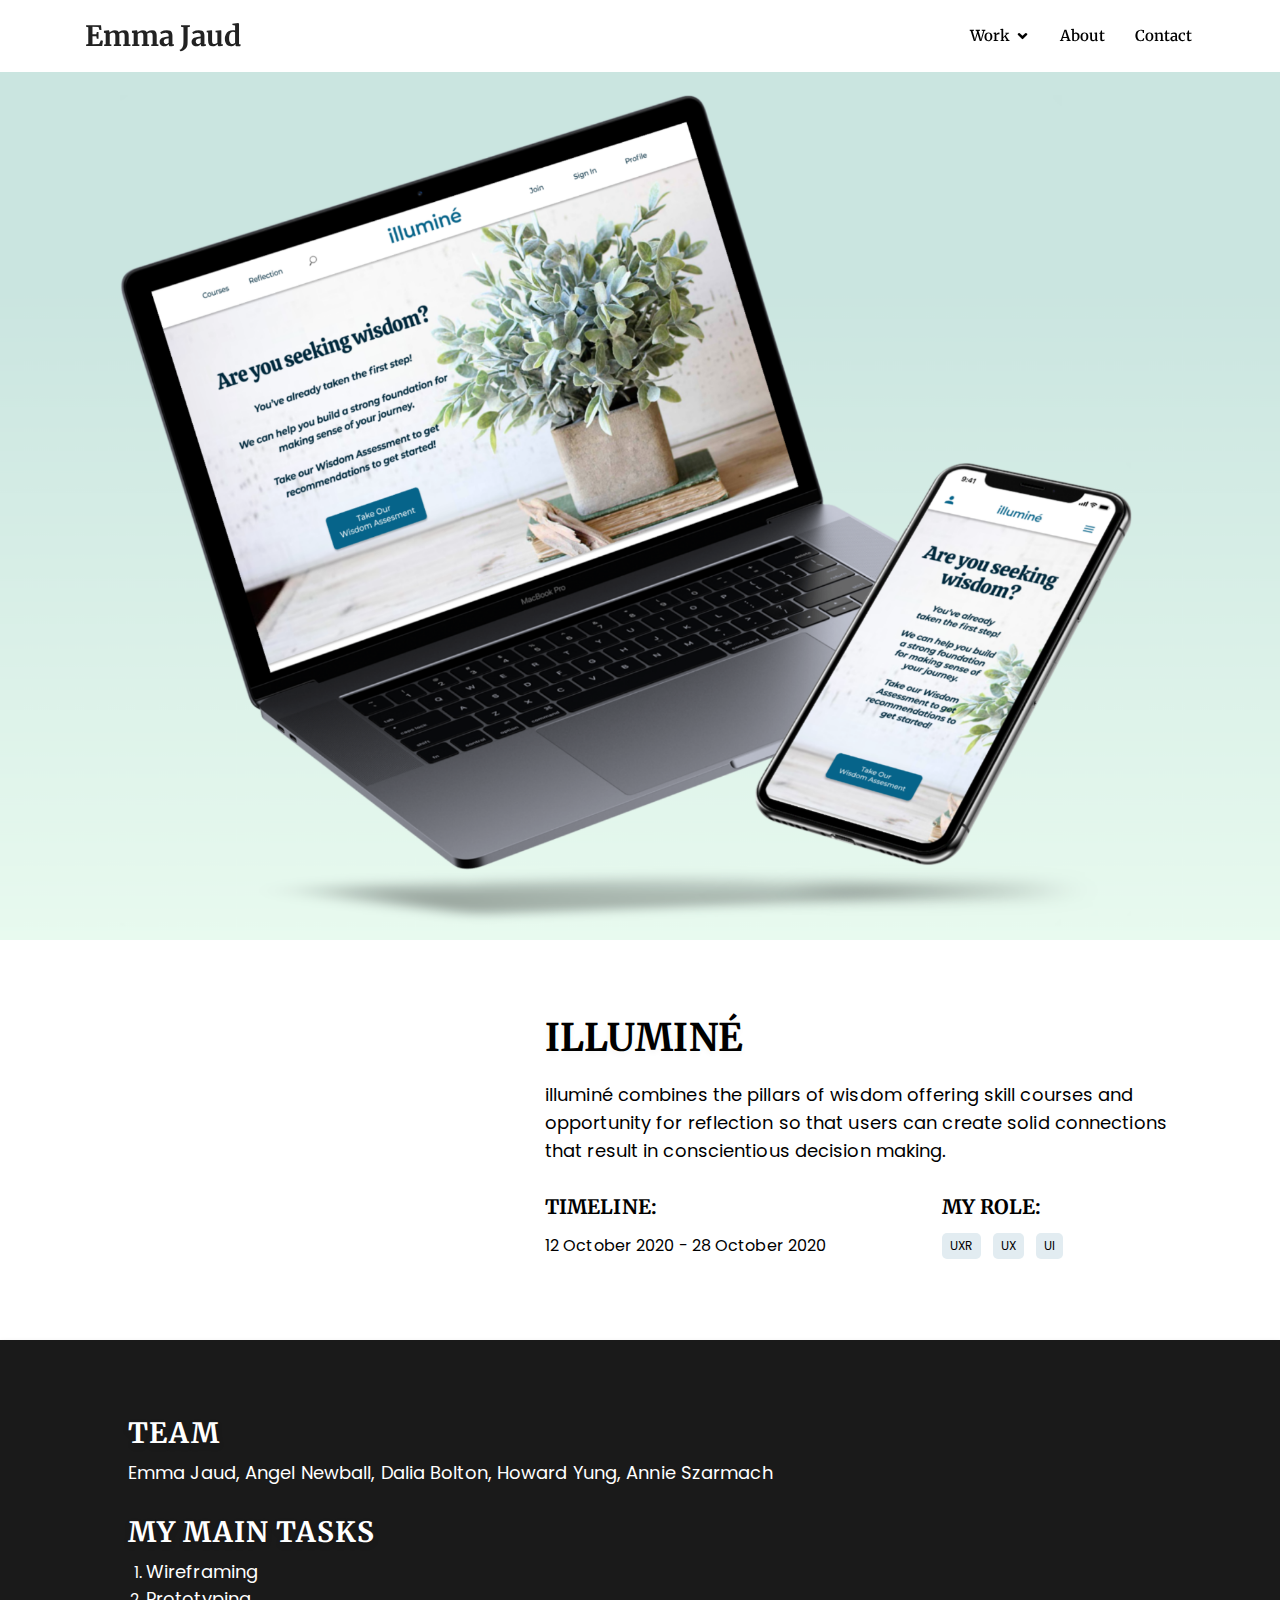
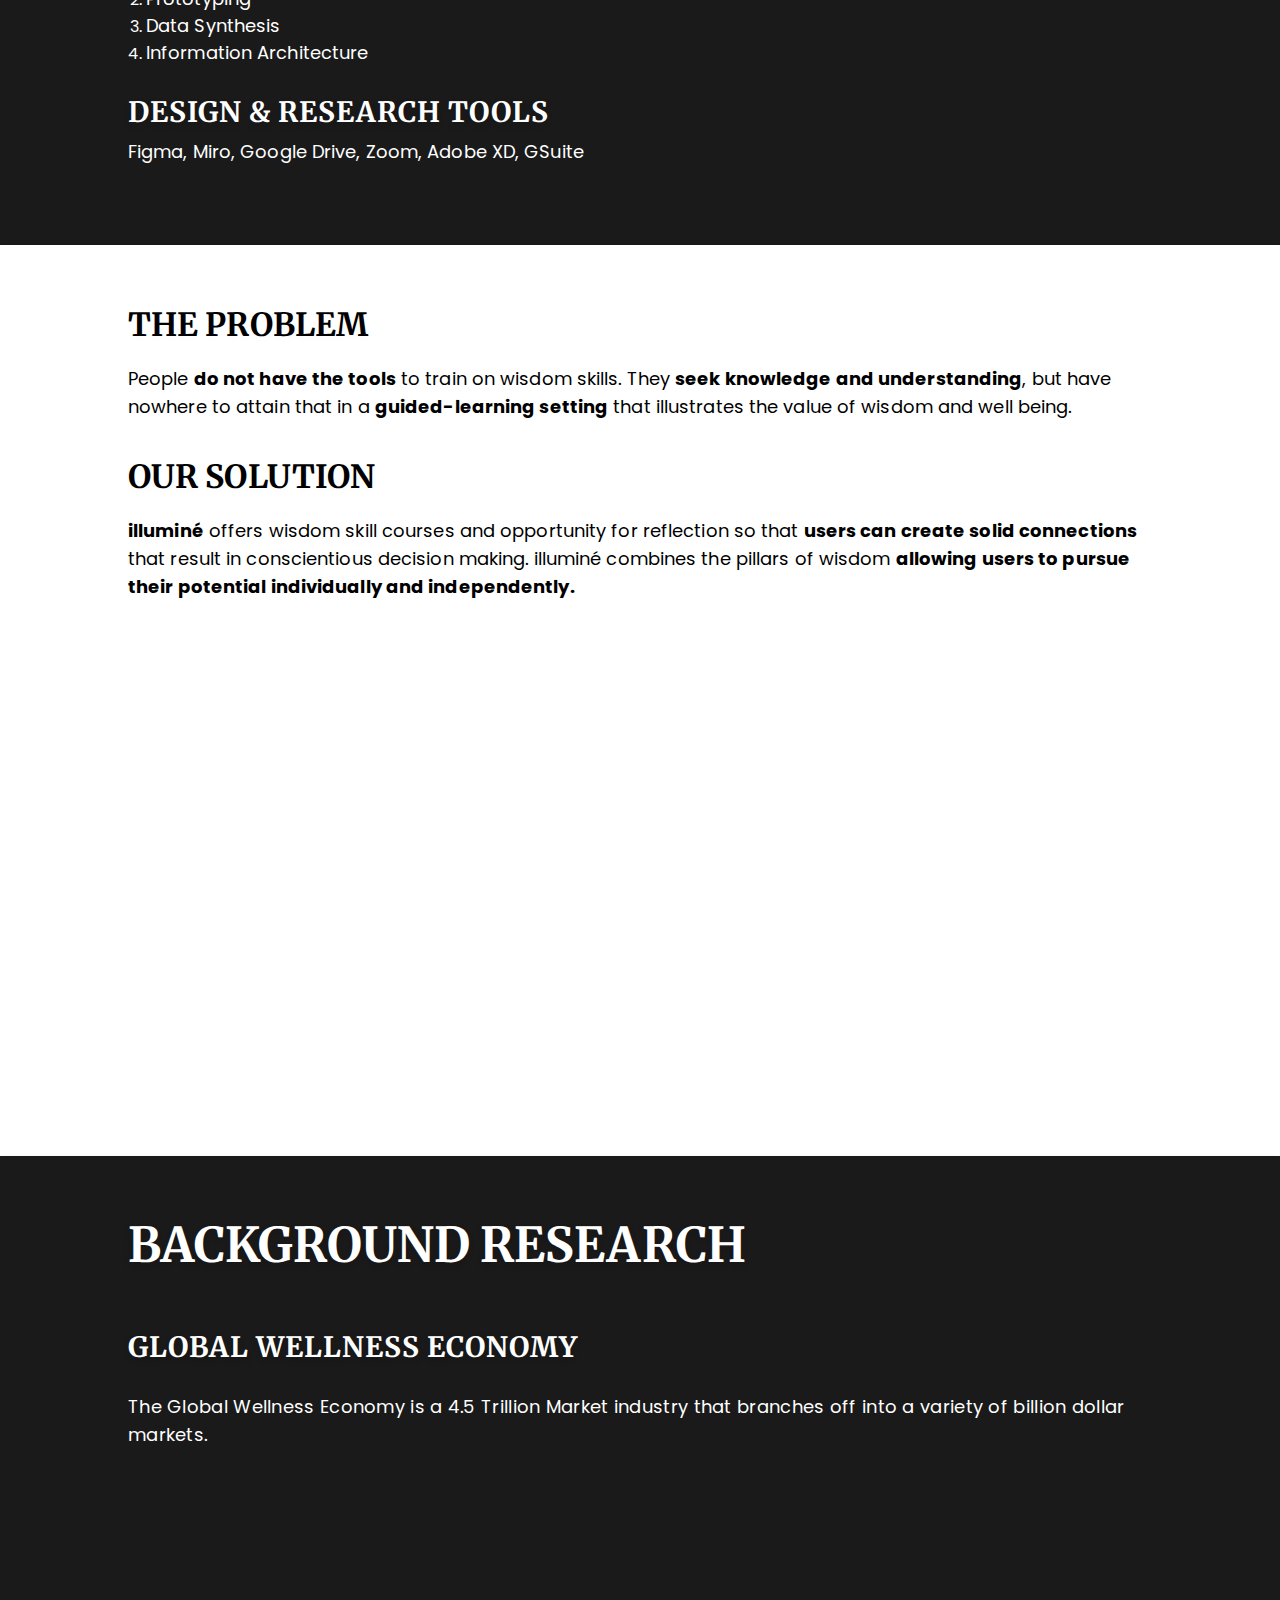
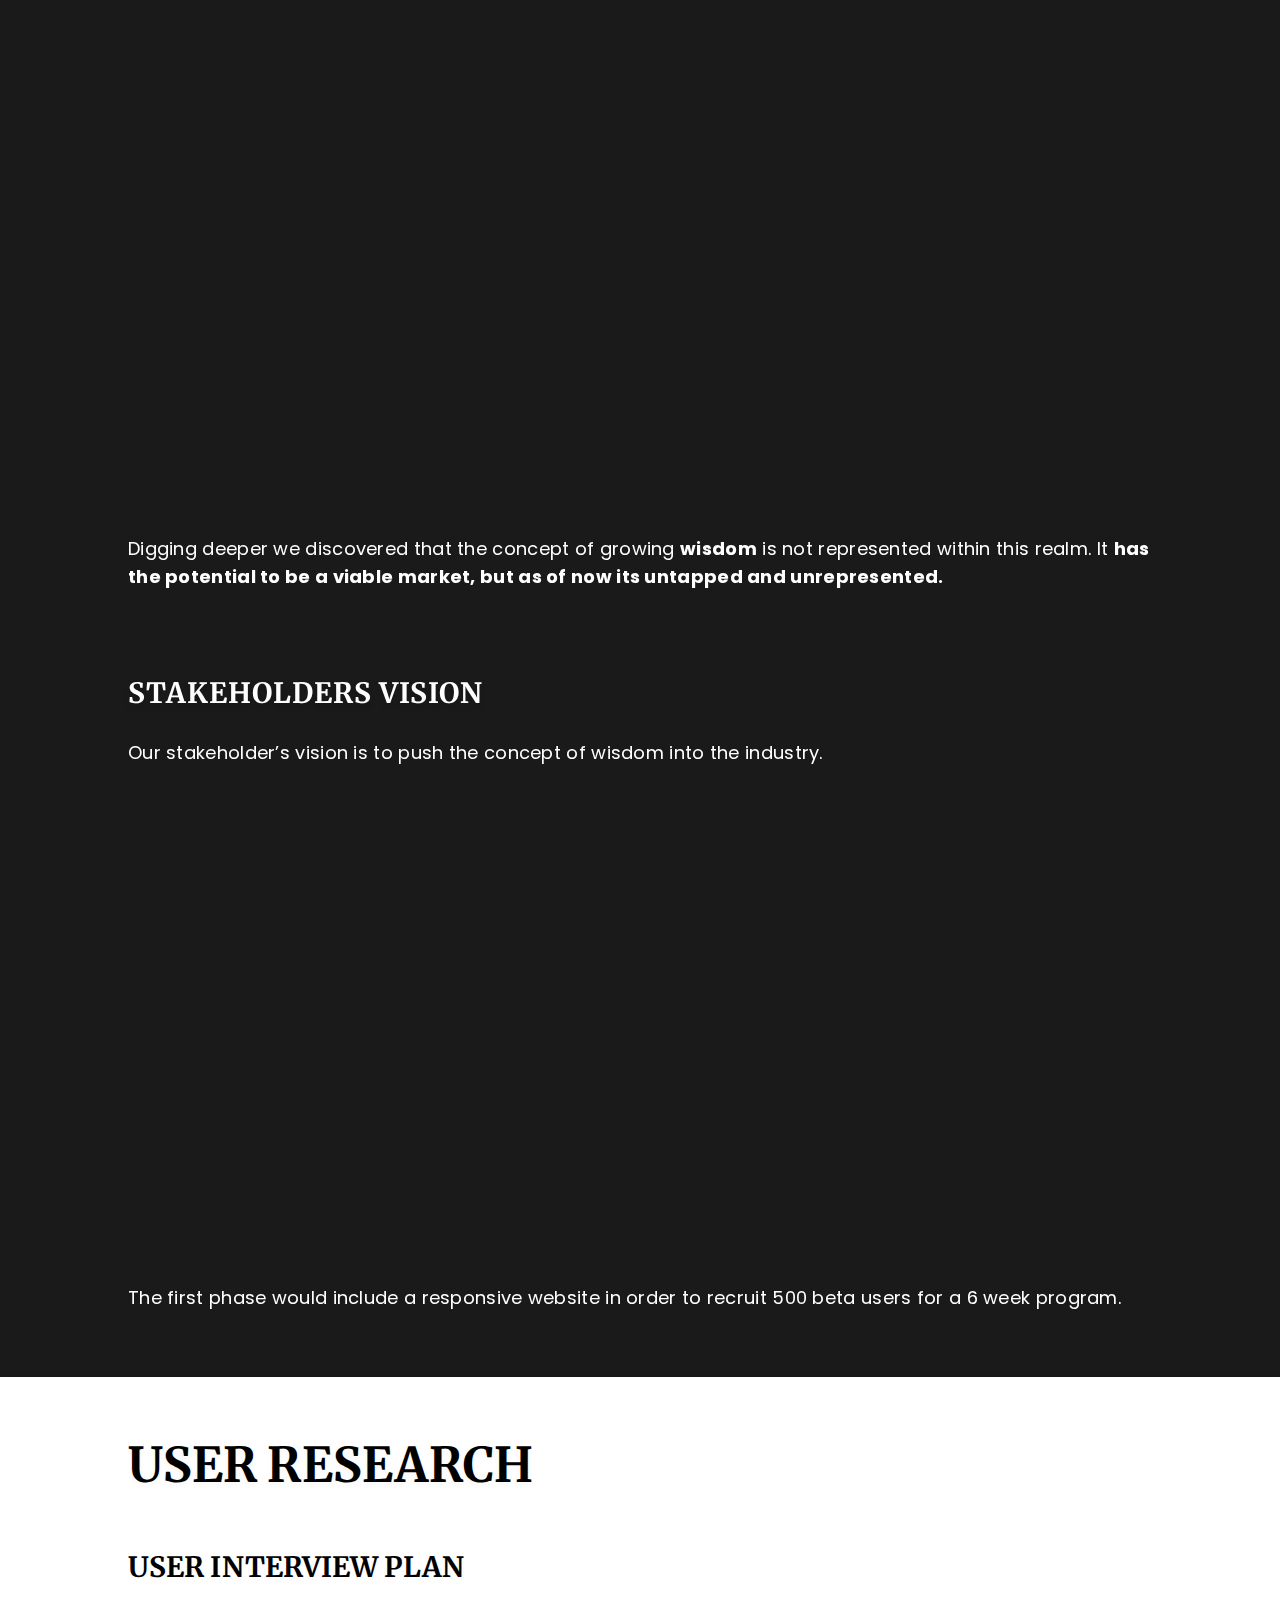
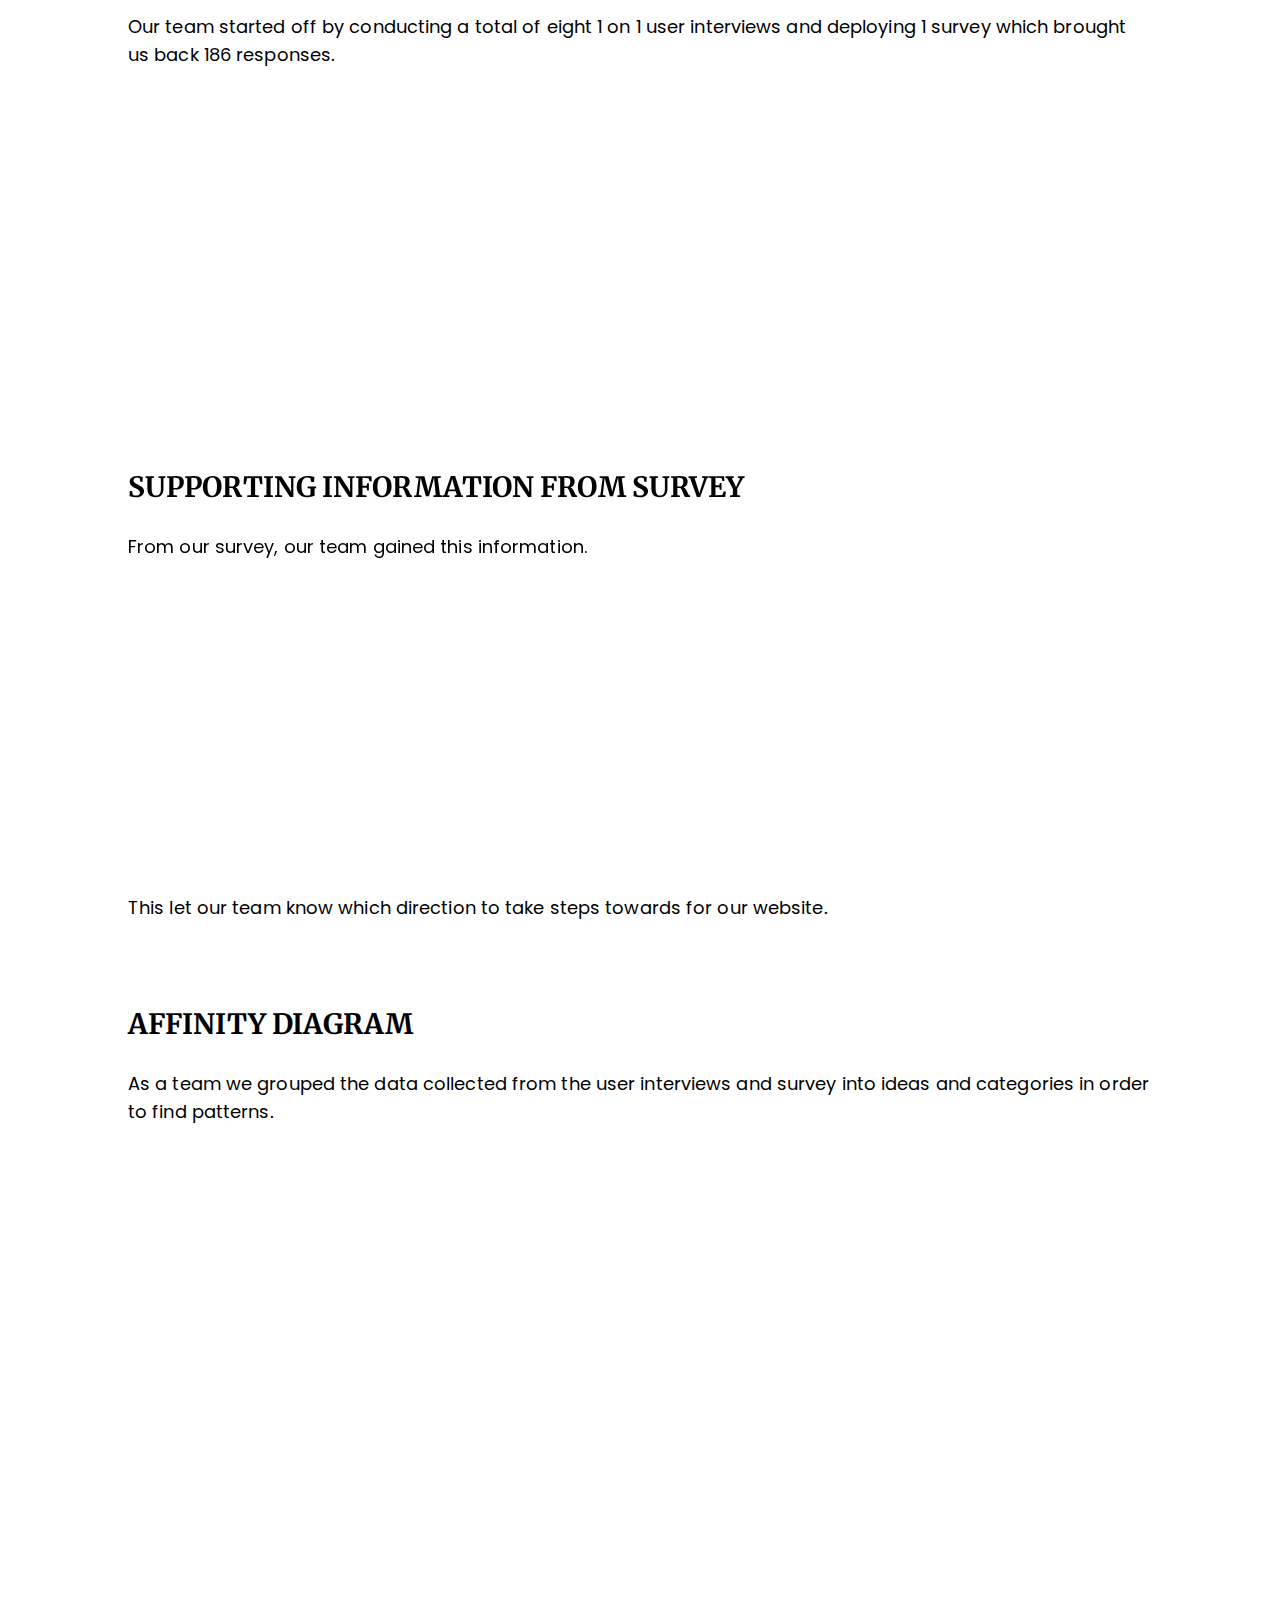
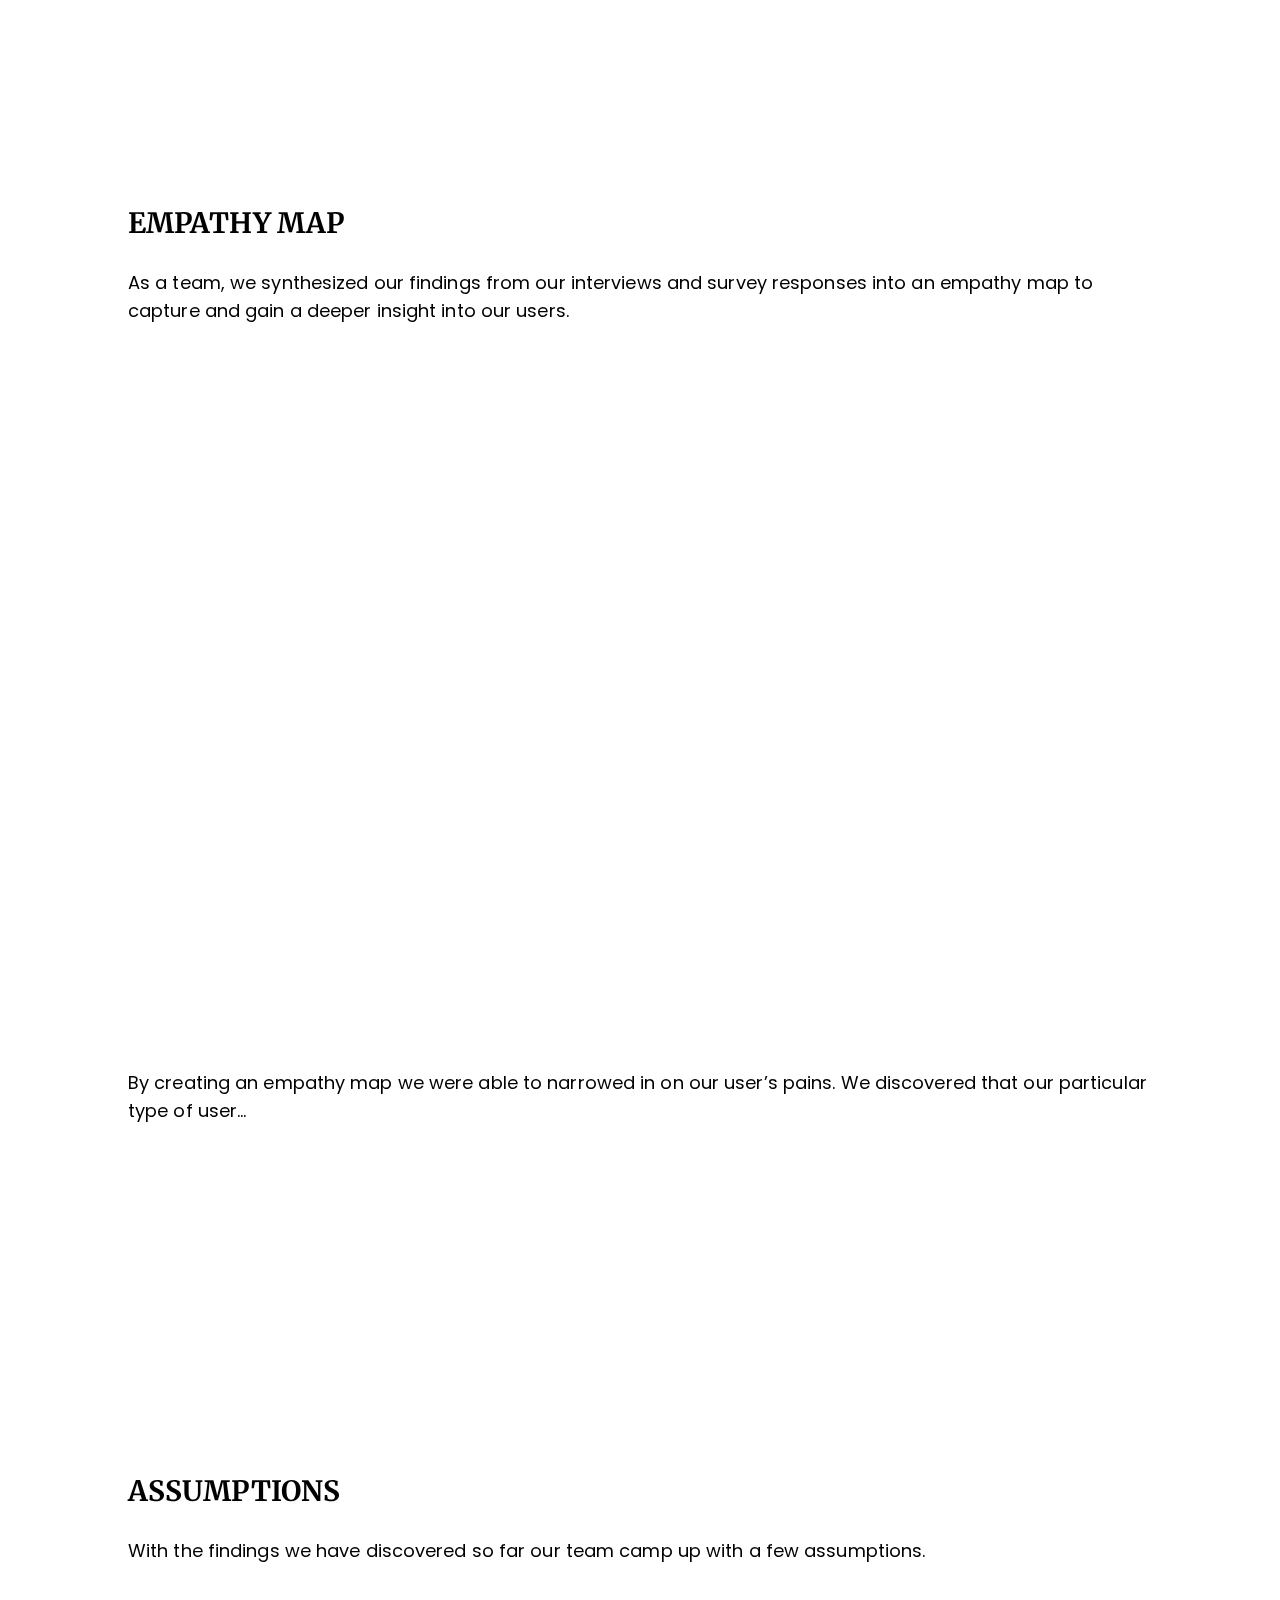
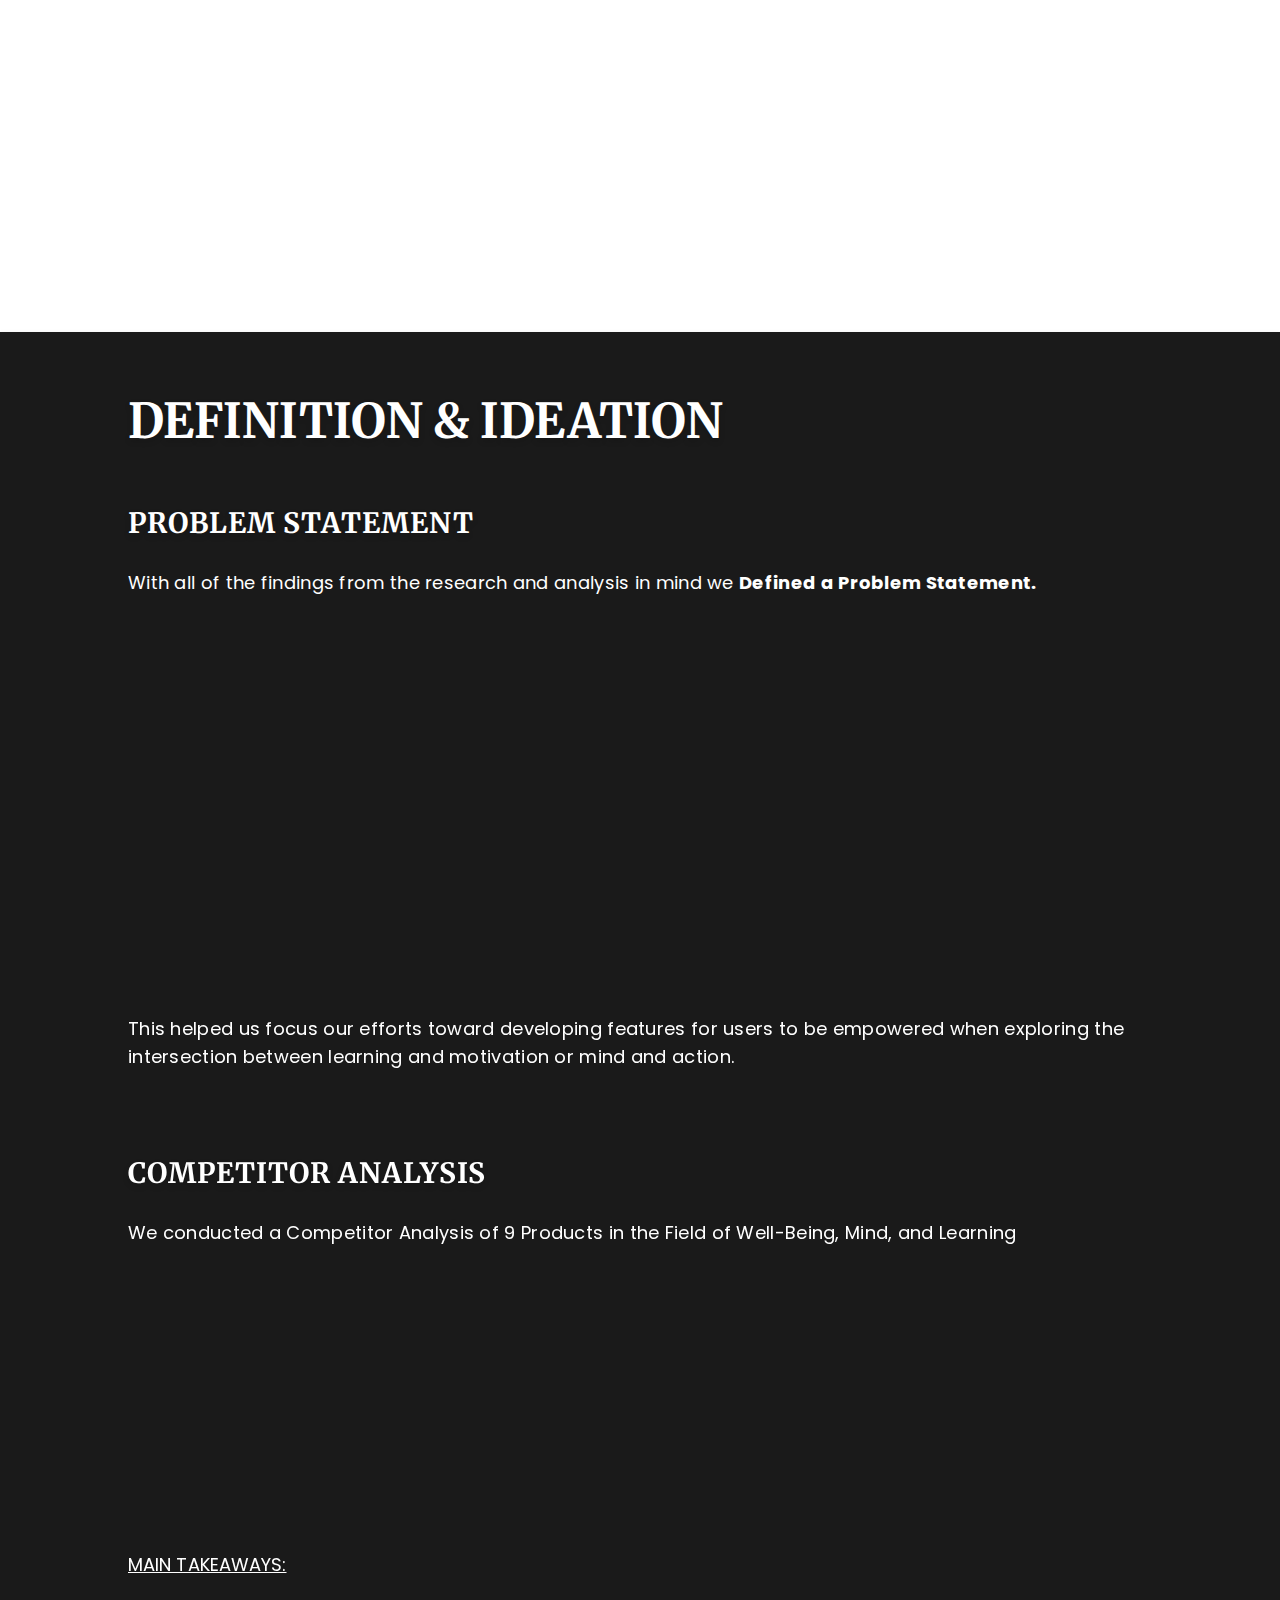
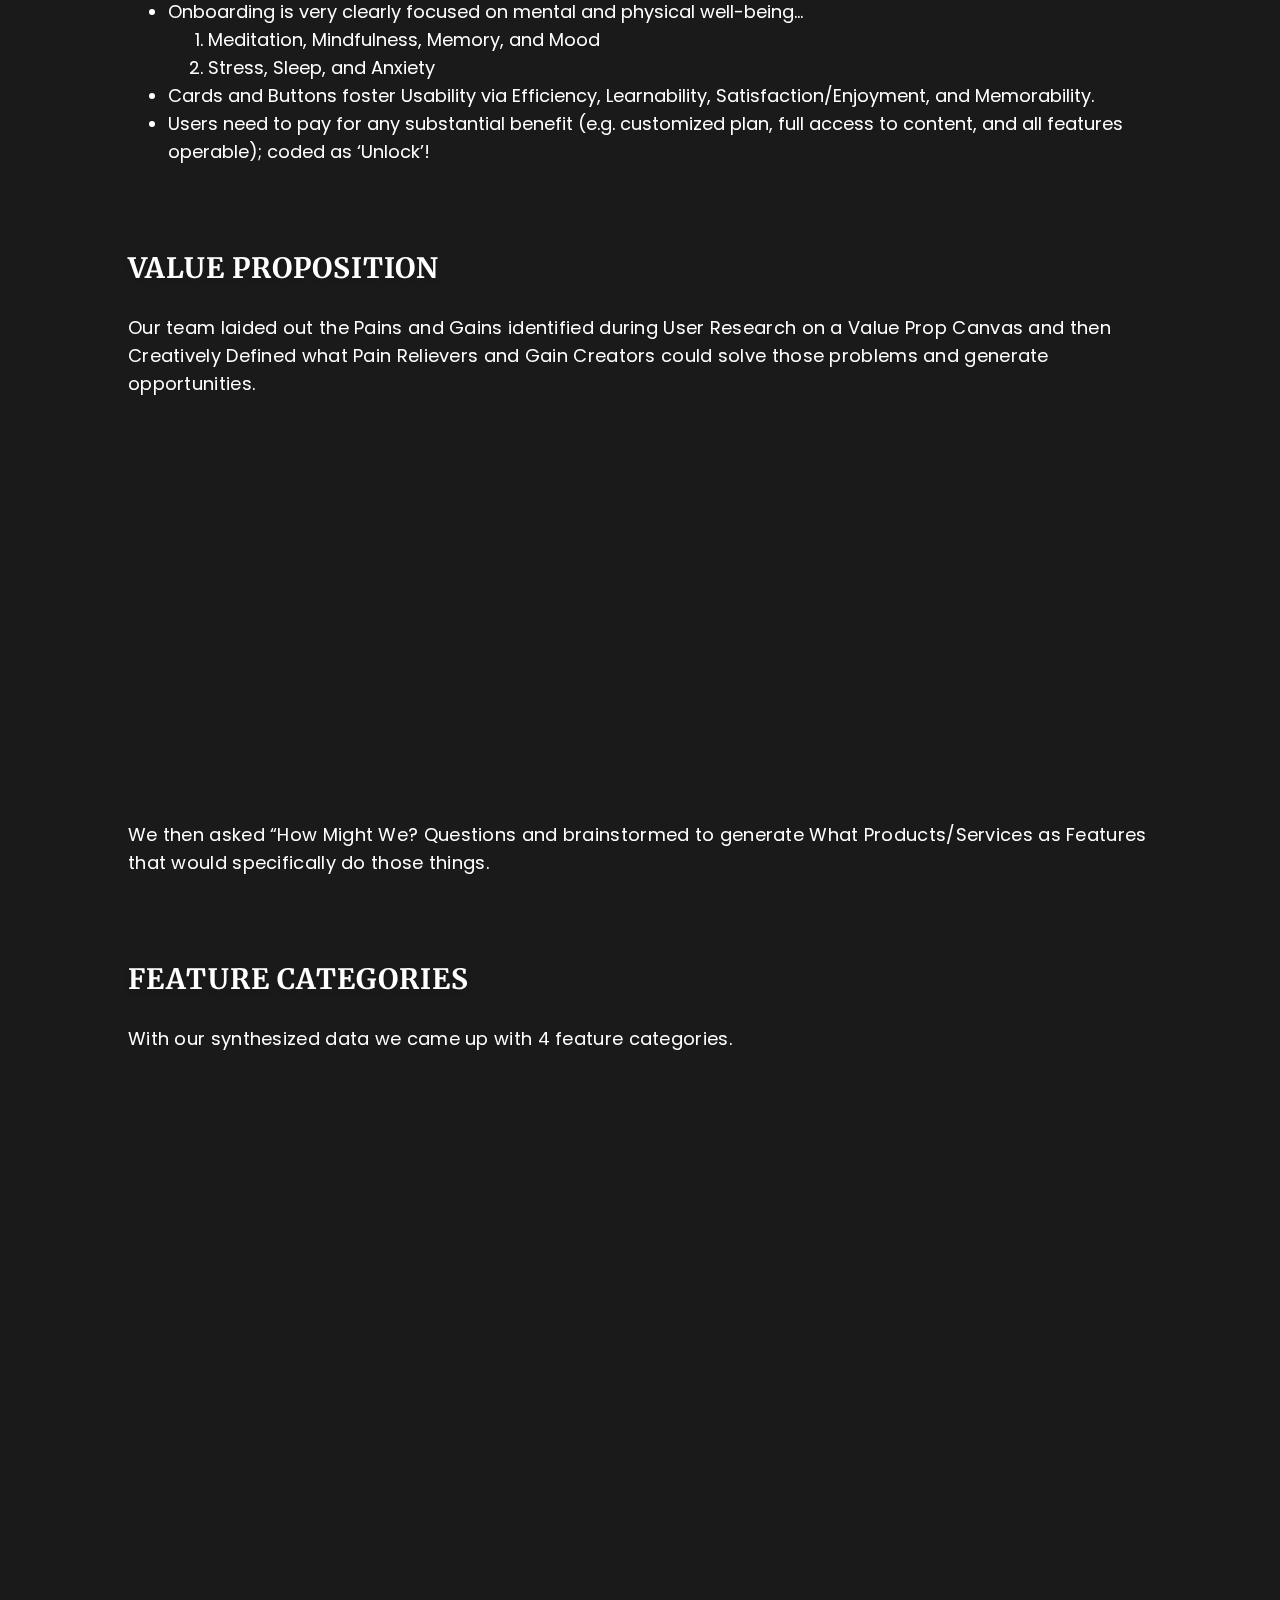
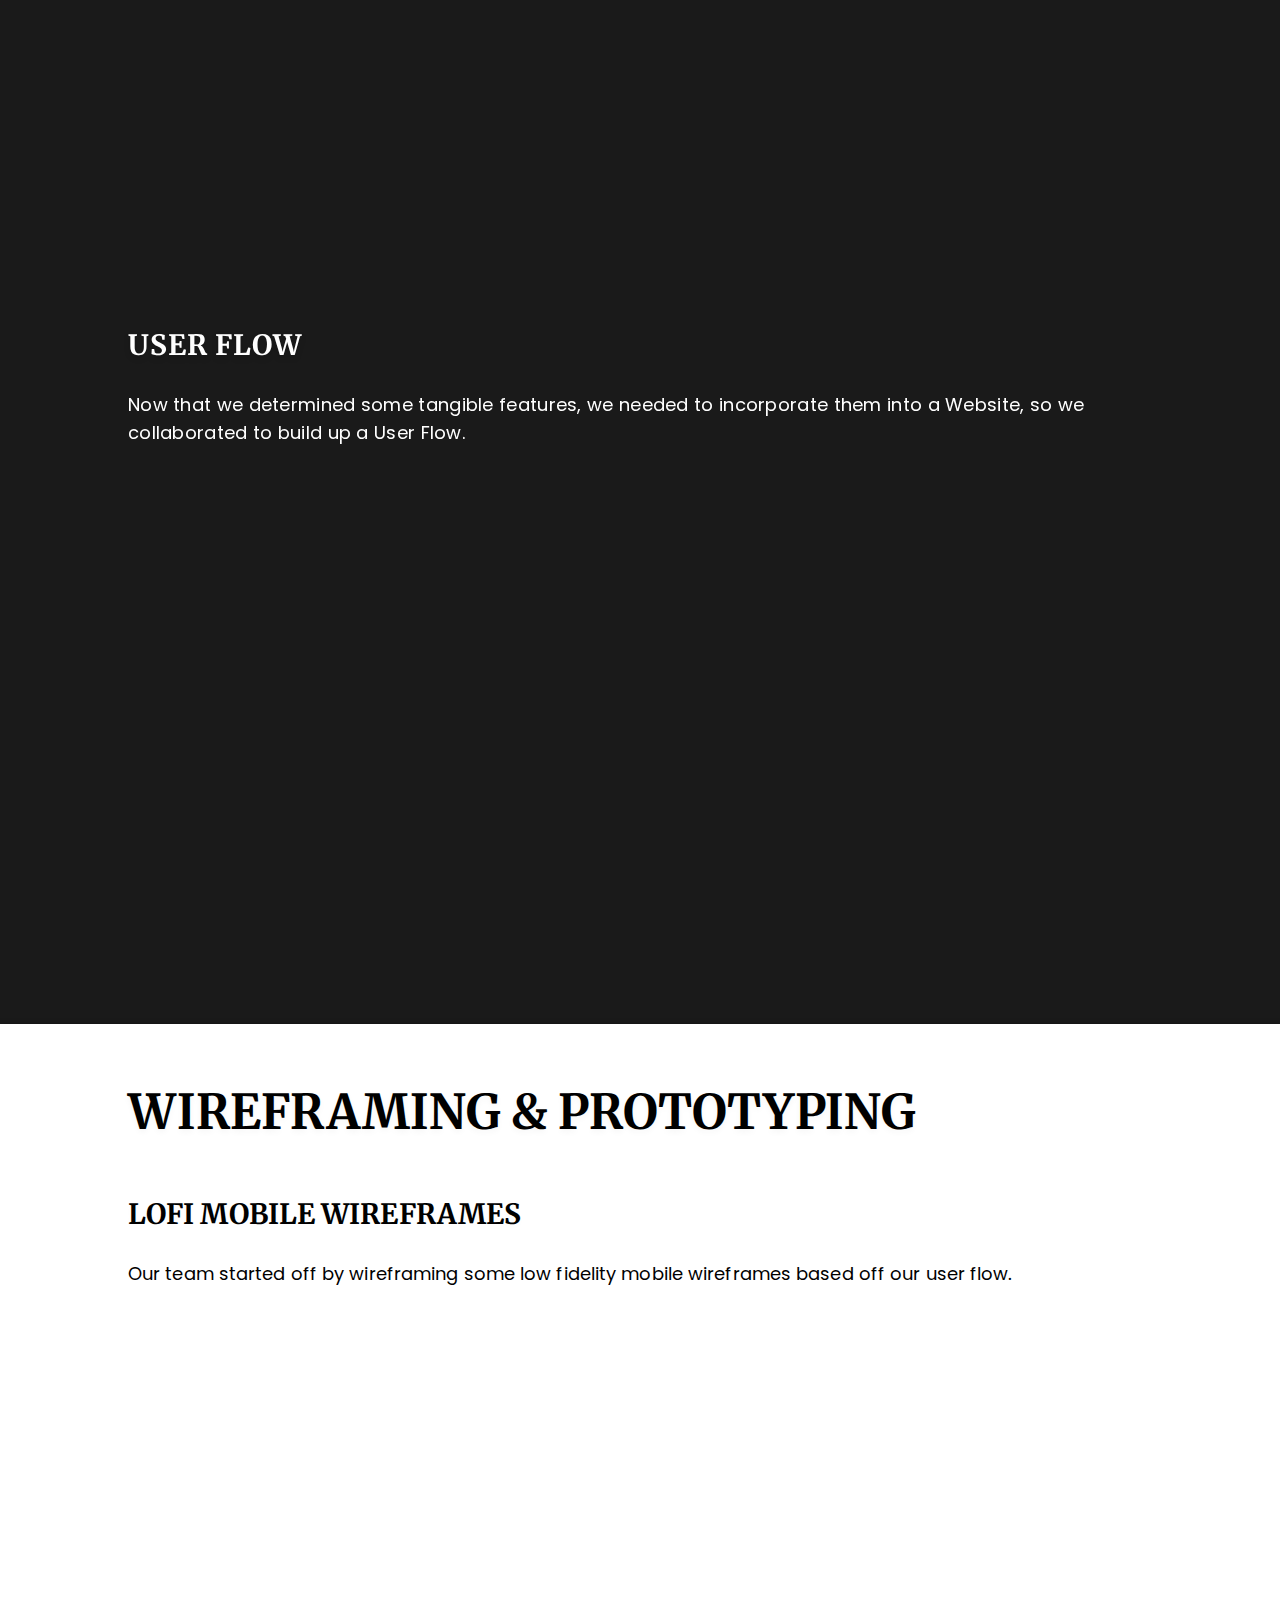
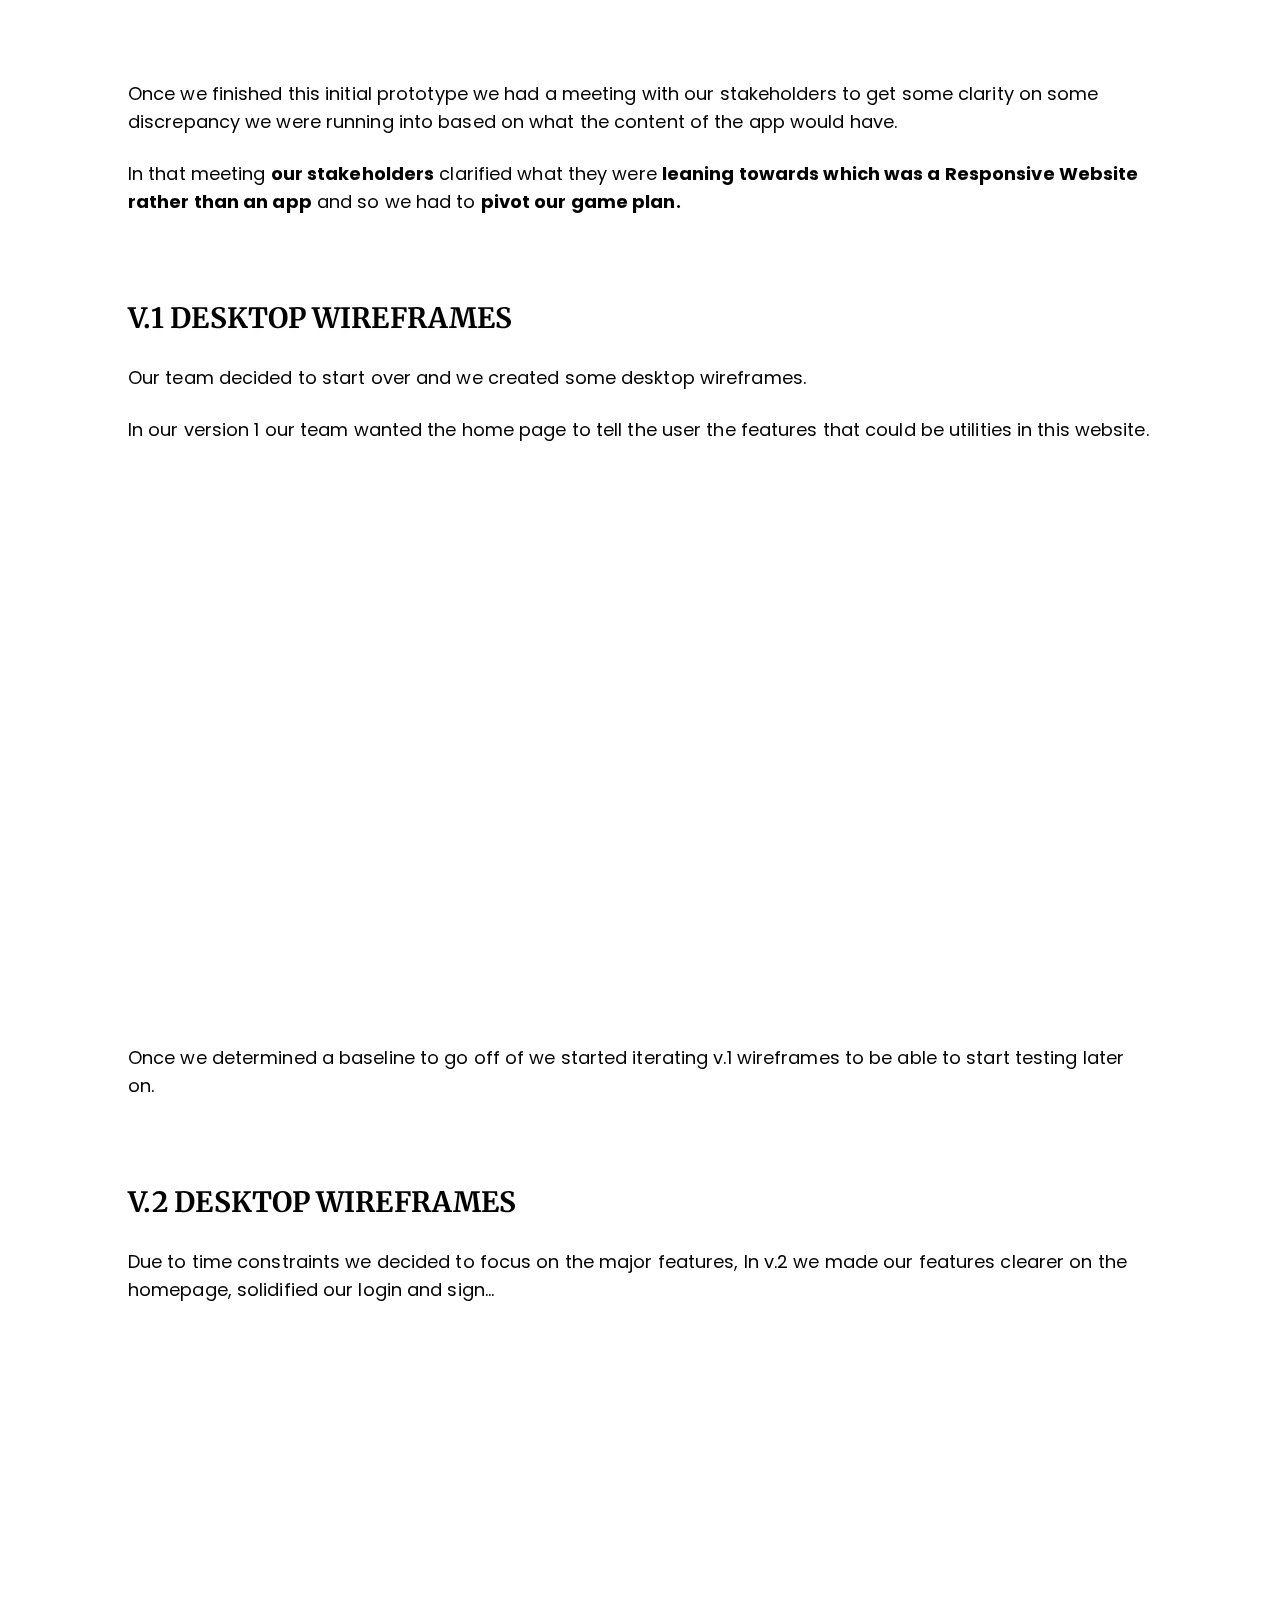
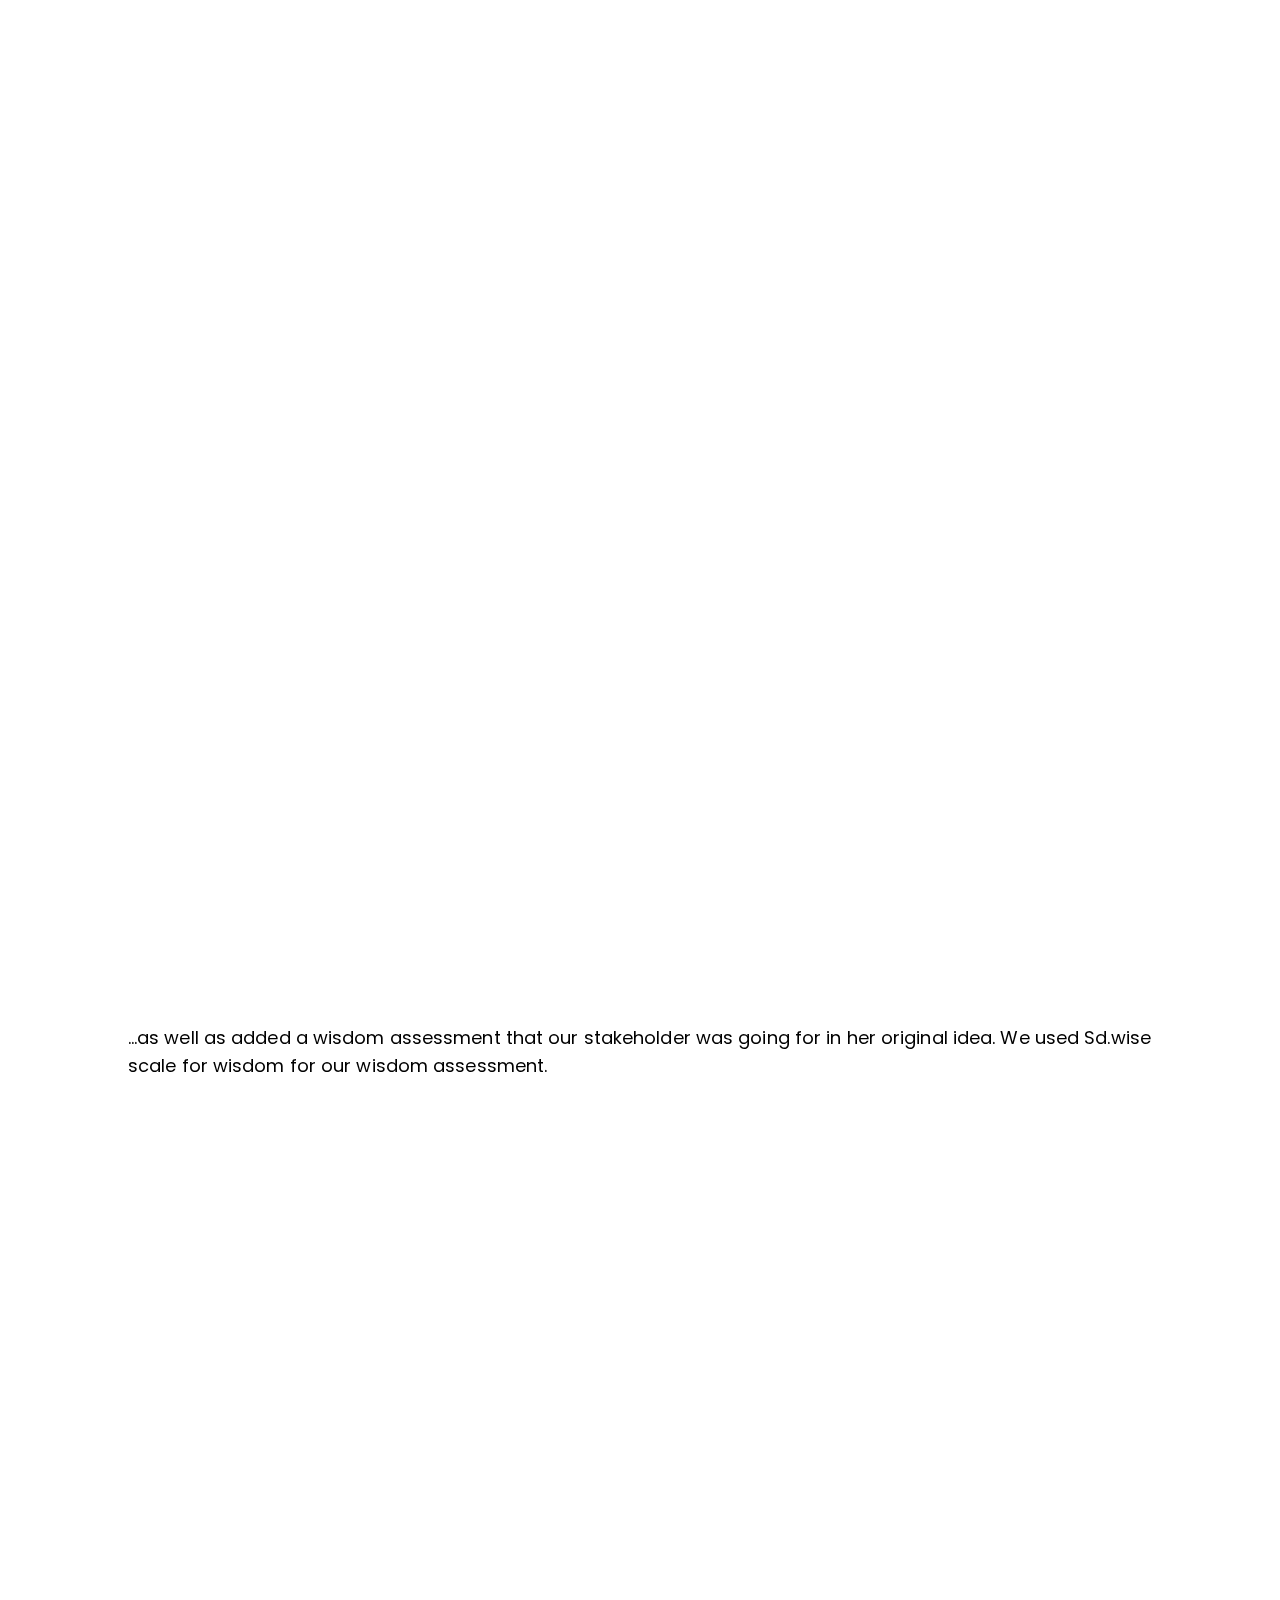
<file: illumine.html>
<!DOCTYPE html>
<html lang="en">

<head>

  <meta charset="utf-8">
  <meta content="width=device-width, initial-scale=1.0" name="viewport">

  <title>Emma Jaud - illuminé Case Study</title>
  <meta content="" name="description">
  <meta content="" name="keywords">

  <!-- Favicons -->
  <link href="assets/img/ICON@3x.png" rel="icon">
  <link href="assets/img/ICON@3x.png" rel="apple-touch-icon">

  <!-- Google Fonts -->
  <link href="https://fonts.googleapis.com/css?family=Open+Sans:300,300i,400,400i,600,600i,700,700i|Raleway:300,300i,400,400i,500,500i,600,600i,700,700i|Poppins:300,300i,400,400i,500,500i,600,600i,700,700i" rel="stylesheet">
  <link rel="preconnect" href="https://fonts.gstatic.com">
  <link href="https://fonts.googleapis.com/css2?family=Merriweather:ital,wght@0,300;0,400;0,700;0,900;1,300;1,400;1,700;1,900&display=swap" rel="stylesheet">

  <link href='https://fonts.googleapis.com/css?family=Roboto:400,100,300,700' rel='stylesheet' type='text/css'>
  <link rel="stylesheet" href="https://stackpath.bootstrapcdn.com/font-awesome/4.7.0/css/font-awesome.min.css">

  <!-- Vendor CSS Files -->
  <link href="assets/vendor/bootstrap/css/bootstrap.min.css" rel="stylesheet">
  <link href="assets/vendor/icofont/icofont.min.css" rel="stylesheet">
  <link href="assets/vendor/remixicon/remixicon.css" rel="stylesheet">
  <link href="assets/vendor/boxicons/css/boxicons.min.css" rel="stylesheet">
  <link href="assets/vendor/owl.carousel/assets/owl.carousel.min.css" rel="stylesheet">
  <link href="assets/vendor/venobox/venobox.css" rel="stylesheet">
  <link href="assets/vendor/aos/aos.css" rel="stylesheet">

  <!-- Main CSS File -->
  <link href="assets/css/illumine-style.css" rel="stylesheet">

</head>

<body>

  <!-- ======= Header ======= -->
  <header id="header" class="fixed-top d-flex align-items-center">
    <div class="container d-flex align-items-center">

      <div class="logo mr-auto">
        <h1 class="text-light" style="font-family: 'Merriweather', serif; font-size: 28px;"><a href="index.html"><span>Emma Jaud</span></a></h1>
      </div>

      <nav class="nav-menu d-none d-lg-block">
        <ul>
          <li class="drop-down"><a href="">Work</a>
            <ul>
              <li><a href="dellgaming.html">DellGaming</a></li>
              <li><a href="illumine.html">illuminé</a></li>
              <li><a href="doe.html">Department of Energy</a></li>
            </ul>
          </li>
          <li><a href="about.html">About</a></li>  
          <li><a id="contact-modal" href="#" data-toggle="modal" data-target="#exampleModal">Contact</a></li>

        </ul>
      </nav><!-- .nav-menu -->

    </div>
  </header><!-- End Header -->

  <!-- ======= Hero Section ======= -->
  <section id="illumine-hero" style="padding: 32px 0px 0px 0px !important;">

    <div class="hero-image"></div>

  </section><!-- End Hero -->

  <!-- ======= MAIN CONTENT ======= -->
  <main id="main">

    <!-- ======= INTRO INFO SECTION ======= -->
    <section id="intro-info" class="light-section">

      <div class="container">
        <div class="row">
          <div id="intro-img" class="col-xl-5 col-lg-5 order-2 order-lg-1 hero-img d-none d-lg-block" style="text-align: center;" data-aos="fade-right" data-aos-delay="100">
            <img src="assets/portfolio_imgs/illumine-imgs/info-team-sections/Illumine-info-img@3x.png" class="img-fluid animated" alt="">
          </div>
          <div id="illumine-info" class="col-xl-7 col-lg-7 col-md-12 col-sm-12 order-1 order-lg-2 d-flex flex-column justify-content-center">
            <h1>illuminé</h1>
            <h3>illuminé combines the pillars of wisdom offering skill courses and opportunity for reflection so that users can create solid connections that result in conscientious decision making.</h3>
            <div class="row">
              <div class="col-7 col-lg-7 col-md-7 col-sm-7 ">
                <h2>TIMELINE:</h2>
                <h4>12 October 2020 - 28 October 2020</h4>
              </div>
              <div class="col-5 col-lg-5 col-md-5 col-sm-5 ">
                <h2>MY ROLE:</h2>
                <div class="technique-id">UXR</div>
                <div class="technique-id">UX</div>
                <div class="technique-id">UI</div>
              </div>
            </div>
          </div>
        </div>
      </div>

    </section><!-- End Intro -->


    <!-- ======= TEAM INFO SECTION ======= -->
    <section id="team-info" class="dark-section">

      <div class="container">
        <div class="row h-100">
          <div class="col-lg-8 col-sm-7  d-flex flex-column justify-content-center">
            <h1>TEAM</h1>
            <h2>Emma Jaud, Angel Newball, Dalia Bolton, Howard Yung, Annie Szarmach</h2>
            <h1>MY MAIN TASKS</h1>
            <ol style="padding: 0px 0px 0px 18px; margin: 0px;">
              <li style="color: white;"><h2>Wireframing</h2></li>
              <li style="color: white;"><h2>Prototyping</h2></li>
              <li style="color: white;"><h2>Data Synthesis</h2></li>
              <li style="color: white;"><h2>Information Architecture</h2></li>
            </ol>
            <h1 style="margin-top: 32px;">DESIGN & RESEARCH TOOLS</h1>
            <h2 style="margin: 0px !important;">Figma, Miro, Google Drive, Zoom, Adobe XD, GSuite</h2>
          </div>
          <div id="team-img" class="col-lg-4 col-sm-5 my-auto" style="text-align: center;" data-aos="fade-left" data-aos-delay="100">
            <img src="assets/portfolio_imgs/illumine-imgs/info-team-sections/Illumine-team-img@3x.png" class="img-fluid animated" style="max-height: 375px;" alt="">
          </div>
        </div>
      </div>

    </section><!-- End Team -->
    

    <!-- ======= PROBLEM INFO SECTION ======= -->
    <section id="problem-info" class="light-section">

      <div class="container">
        <div class="row h-100">
          <div class="col-lg-12 order-2 order-lg-1 d-flex flex-column justify-content-center">
            <h1 id="p-h1">THE PROBLEM</h1>
            <h2>People <strong>do not have the tools</strong> to train on wisdom skills. They <strong>seek knowledge and understanding</strong>, but have nowhere to attain that in a <strong>guided-learning setting</strong> that illustrates the value of wisdom and well being.</h2>
            <h1>OUR SOLUTION</h1>
            <h2 id="p-h2"><strong>illuminé</strong> offers wisdom skill courses and opportunity for reflection so that <strong>users can create solid connections</strong> that result in conscientious decision making. illuminé combines the pillars of wisdom <strong>allowing users to pursue their potential individually and independently.</strong> </h2>
          </div>
          <div class="col-lg-12 order-1 order-lg-2  my-auto" style="text-align: center;" data-aos="fade-up" data-aos-delay="100">
            <div class="problem-holder">
              <img id="problem-img-1" onclick="location.href='https://www.figma.com/proto/hjc004K5SlsG9VExXC4dit/illumin%C3%A9?node-id=313%3A6221&viewport=770%2C690%2C0.1365322768688202&scaling=scale-down'" src="assets/portfolio_imgs/illumine-imgs/problem-section/Illumine-desktop-prototype – 1@2x.png" class="img-fluid animated hover_card" alt="">
              <img id="problem-img-2" onclick="location.href='https://www.figma.com/proto/hjc004K5SlsG9VExXC4dit/illumin%C3%A9?node-id=321%3A6171&viewport=4227%2C1288%2C0.4420645833015442&scaling=scale-down'" src="assets/portfolio_imgs/illumine-imgs/problem-section/Illumine-desktop-prototype – 2@3x.png" class="img-fluid animated hover_card mobile-image" alt="">
              
            </div>
            <div style="font-size: 12px; color: rgb(148, 148, 148);">Click on either device to view prototype</div>
          </div>
        </div>
      </div>

    </section><!-- End Problem -->


    <!-- ======= BACKGROUND RESEARCH SECTION ======= -->
    <section id="br-section" class="dark-section dark-section-font">

      <!-- ======= Global Wellness Economy ======= -->
      <div class="container">
        <div class="row h-100">
          <div class="col-lg-12  d-flex flex-column justify-content-center">
            <h1>Background Research</h1>
            <h2>Global Wellness Economy</h2>
            <h3>The Global Wellness Economy is a 4.5 Trillion Market industry that branches off into a variety of billion dollar markets.</h3>
          </div>
          <div class="col-lg-12  my-auto" style="text-align: center;" data-aos="fade-up" data-aos-delay="100">
            <img src="assets/portfolio_imgs/illumine-imgs/background-research-section/Illumine-global-wellness-eco-img@3x.png" class="img-fluid animated dark-img-shadow" style="margin-bottom: 32px; max-height: 622px;" alt="">
          </div>
          <div class="col-lg-12 d-flex flex-column justify-content-center">
            <h3 style="margin-bottom: 88px !important;">Digging deeper we discovered that the concept of growing <strong>wisdom</strong> is not represented within this realm. It <strong>has the potential to be a viable market, but as of now its untapped and unrepresented.</strong> </h3>
          </div>
        </div>
      </div>

      <!-- ======= Stakeholders Vision ======= -->
      <div class="container">
        <div class="row h-100">
          <div class="col-lg-12  d-flex flex-column justify-content-center">
            <h2>Stakeholders Vision</h2>
            <h3>Our stakeholder’s vision is to push the concept of wisdom into the industry. </h3>
          </div>
          <div class="col-lg-12  my-auto" style="text-align: center;" data-aos="fade-up" data-aos-delay="100">
            <img src="assets/portfolio_imgs/illumine-imgs/background-research-section/Illumine-stakeholder-vision@3x.png" class="img-fluid animated dark-img-shadow" style="margin-bottom: 32px; max-height: 453px;" alt="">
          </div>
          <div class="col-lg-12 d-flex flex-column justify-content-center">
            <h3 style="margin-bottom: 0px !important;">The first phase would include a responsive website in order to recruit 500 beta users for a 6 week program. </h3>
          </div>
        </div>
      </div>

    </section><!-- End Background Research -->


    <!-- ======= USER RESEARCH SECTION ======= -->
    <section id="uxr-section" class="light-section light-section-font">

      <!-- ======= User Interview Plan ======= -->
      <div class="container">
        <div class="row h-100">
          <div class="col-lg-12  d-flex flex-column justify-content-center">
            <h1>User Research</h1>
            <h2>User Interview Plan</h2>
            <h3 style="margin-bottom: 24px;">Our team started off by conducting a total of eight 1 on 1 user interviews and deploying 1 survey which brought us back 186 responses. </h3>
          </div>
          <div class="col-lg-12  my-auto" style="text-align: center;" data-aos="fade-up" data-aos-delay="100">
            <img src="assets/portfolio_imgs/illumine-imgs/uxr-section/Illumine-user-interview-plan@3x.png" class="img-fluid animated" style="margin-bottom: 72px;" alt="">
          </div>
        </div>
      </div>

      <!-- ======= Supporting Information From Survey ======= -->
      <div class="container">
        <div class="row h-100">
          <div class="col-lg-12  d-flex flex-column justify-content-center">
            <h2>Supporting Information From Survey</h2>
            <h3>From our survey, our team gained this information.</h3>
          </div>
          <div class="col-lg-12  d-flex flex-row justify-content-center" style="margin-bottom: 32px;">
            <div class="col-lg-6 col-sm-6 my-auto" style="text-align: center;"  data-aos="fade-right" data-aos-delay="150">
              <img src="assets/portfolio_imgs/illumine-imgs/uxr-section/Illumine-supporting-info-survey-1@3x.png" class="img-fluid animated light-img-shadow"alt="">
            </div>
            <div class="col-lg-6 col-sm-6 my-auto" style="text-align: center;" data-aos="fade-left" data-aos-delay="150">
              <img src="assets/portfolio_imgs/illumine-imgs/uxr-section/Illumine-supporting-info-survey-2@3x.png" class="img-fluid animated light-img-shadow" alt="">
            </div>
          </div>
          <div class="col-lg-12  d-flex flex-column justify-content-center">
            <h3 style="margin-bottom: 88px;">This let our team know which direction to take steps towards for our website.</h3>
          </div>
        </div>
      </div>

      <!-- ======= Affinity Diagram ======= -->
      <div class="container">
        <div class="row h-100">
          <div class="col-lg-12  d-flex flex-column justify-content-center">
            <h2>Affinity Diagram</h2>
            <h3>As a team we grouped the data collected from the user interviews and survey into ideas and categories in order to find patterns. </h3>
          </div>
          <div class="col-lg-12  my-auto" style="text-align: center;" data-aos="fade-up" data-aos-delay="100">
            <img src="assets/portfolio_imgs/illumine-imgs/uxr-section/Illumine-affinity-diagram@3x.png" class="img-fluid animated light-img-shadow" style="margin-bottom: 88px; max-height: 563.48px;" alt="">
          </div>
        </div>
      </div>

      <!-- ======= Empathy Map ======= -->
      <div class="container">
        <div class="row h-100">
          <div class="col-lg-12  d-flex flex-column justify-content-center">
            <h2>Empathy Map</h2>
            <h3>As a team, we synthesized our findings from our interviews and survey responses into an empathy map to capture and gain a deeper insight into our users.</h3>
          </div>
          <div class="col-lg-12  my-auto" style="text-align: center;" data-aos="fade-up" data-aos-delay="100">
            <img src="assets/portfolio_imgs/illumine-imgs/uxr-section/Illumine-empathy-map@3x.png" class="img-fluid animated light-img-shadow" style="margin-bottom: 32px; max-height: 679.67px;" alt="">
          </div>
          <div class="col-lg-12  d-flex flex-column justify-content-center">
            <h3>By creating an empathy map we were able to narrowed in on our user’s pains. We discovered that our particular type of user…</h3>
          </div>
          <div class="col-lg-12  my-auto" style="text-align: center;" data-aos="fade-up" data-aos-delay="100">
            <img src="assets/portfolio_imgs/illumine-imgs/uxr-section/Illumine-empathy-map-pains@3x.png" class="img-fluid animated light-img-shadow" style="margin-bottom: 88px;" alt="">
          </div>
        </div>
      </div>

      <!-- ======= Assumptions ======= -->
      <div class="container">
        <div class="row h-100">
          <div class="col-lg-12  d-flex flex-column justify-content-center">
            <h2>Assumptions</h2>
            <h3>With the findings we have discovered so far our team camp up with a few assumptions.</h3>
          </div>
          <div class="col-lg-12  my-auto" style="text-align: center;" data-aos="fade-up" data-aos-delay="100">
            <img src="assets/portfolio_imgs/illumine-imgs/uxr-section/Illumine-assumptions@3x.png" class="img-fluid animated light-img-shadow" style="margin-bottom: 0px;" alt="">
          </div>
        </div>
      </div>

    </section><!-- End User Research -->


    <!-- ======= DEFINITION & IDEATION SECTION ======= -->
    <section id="def-ideation-section" class="dark-section dark-section-font">

      <!-- ======= Problem Statement ======= -->
      <div class="container">
        <div class="row h-100">
          <div class="col-lg-12  d-flex flex-column justify-content-center">
            <h1>Definition & Ideation</h1>
            <h2>Problem Statement</h2>
            <h3>With all of the findings from the research and analysis in mind we <strong>Defined a Problem Statement.</strong></h3>
          </div>
          <div class="col-lg-12  my-auto" style="text-align: center;" data-aos="fade-up" data-aos-delay="100">
            <img src="assets/portfolio_imgs/illumine-imgs/def-ideation-section/Illumine-problem-statement@3x.png" class="img-fluid animated dark-img-shadow" style="margin-bottom: 32px; max-height: 354px;" alt="">
          </div>
          <div class="col-lg-12 d-flex flex-column justify-content-center">
            <h3 style="margin-bottom: 88px !important;">This helped us focus our efforts toward developing features for users to be empowered when exploring the intersection between learning and motivation or mind and action.</h3>
          </div>
        </div>
      </div>

      <!-- ======= Competitor Analysis ======= -->
      <div class="container">
        <div class="row h-100">
          <div class="col-lg-12  d-flex flex-column justify-content-center">
            <h2>Competitor Analysis</h2>
            <h3>We conducted a Competitor Analysis of 9 Products in the Field of Well-Being, Mind, and Learning</h3>
          </div>
          <div class="col-lg-12  my-auto" style="text-align: center;" data-aos="fade-up" data-aos-delay="100">
            <img src="assets/portfolio_imgs/illumine-imgs/def-ideation-section/Illumine-competitor-analysis@3x.png" class="img-fluid animated" style="margin-bottom: 32px; max-height: 245px;" alt="">
          </div>
          <div class="col-lg-12 d-flex flex-column justify-content-center">
            <h4>Main Takeaways:</h4>
            <ul style="margin-bottom: 88px;">
              <li>Onboarding is very clearly focused on mental and physical well-being...</li>
              <ol>
                <li>Meditation, Mindfulness, Memory, and Mood</li>
                <li>Stress, Sleep, and Anxiety</li>
              </ol>
              <li>Cards and Buttons foster Usability via Efficiency, Learnability, Satisfaction/Enjoyment, and Memorability.</li>
              <li>Users need to pay for any substantial benefit (e.g. customized plan, full access to content, and all features operable); coded as ‘Unlock’! </li>
            </ul>
          </div>
        </div>
      </div>

      <!-- ======= Value Proposition ======= -->
      <div class="container">
        <div class="row h-100">
          <div class="col-lg-12  d-flex flex-column justify-content-center">
            <h2>Value Proposition</h2>
            <h3>Our team laided out the Pains and Gains identified during User Research on a Value Prop Canvas and then Creatively Defined what Pain Relievers and Gain Creators could solve those problems and generate opportunities. </h3>
          </div>
          <div class="col-lg-12  my-auto" style="text-align: center;" data-aos="fade-up" data-aos-delay="100">
            <img src="assets/portfolio_imgs/illumine-imgs/def-ideation-section/Illumine-value-prop@3x.png" class="img-fluid animated dark-img-shadow" style="margin-bottom: 32px; max-height: 359px;" alt="">
          </div>
          <div class="col-lg-12 d-flex flex-column justify-content-center">
            <h3 style="margin-bottom: 88px !important;">We then asked “How Might We? Questions and brainstormed to generate What Products/Services as Features that would specifically do those things.</h3>
          </div>
        </div>
      </div>

      <!-- ======= Feature Categories ======= -->
      <div class="container">
        <div class="row h-100">
          <div class="col-lg-12  d-flex flex-column justify-content-center">
            <h2>Feature Categories</h2>
            <h3 style="margin-bottom: 24px;">With our synthesized data we came up with 4 feature categories.</h3>
          </div>
          <div class="col-lg-12  my-auto" style="text-align: center;" data-aos="fade-up" data-aos-delay="100">
            <img src="assets/portfolio_imgs/illumine-imgs/def-ideation-section/Illumine-feature-categories@3x.png" class="img-fluid animated " style="margin-bottom: 72px;" alt="">
          </div>
        </div>
      </div>

      <!-- ======= User Flow ======= -->
      <div class="container">
        <div class="row h-100">
          <div class="col-lg-12  d-flex flex-column justify-content-center">
            <h2>User Flow</h2>
            <h3>Now that we determined some tangible features, we needed to incorporate them into a Website, so we collaborated to build up a User Flow.</h3>
          </div>
          <div class="col-lg-12  my-auto" style="text-align: center;" data-aos="fade-up" data-aos-delay="100">
            <img src="assets/portfolio_imgs/illumine-imgs/def-ideation-section/Illumine-user-flow@3x.png" class="img-fluid animated " style="margin-bottom: 0px; max-height: 480px;" alt="">
          </div>
        </div>
      </div>

    </section><!-- End Definition & Ideation -->


    <!-- ======= WIREFRAMING & PROTOTYPING SECTION ======= -->
    <section id="wireframing-section" class="light-section light-section-font">

      <!-- ======= Lofi Mobile Wireframes ======= -->
      <div class="container">
        <div class="row h-100">
          <div class="col-lg-12  d-flex flex-column justify-content-center">
            <h1>Wireframing & Prototyping</h1>
            <h2>Lofi Mobile Wireframes</h2>
            <h3 style="margin-bottom: 24px;">Our team started off by wireframing some low fidelity mobile wireframes based off our user flow. </h3>
          </div>
          <div class="col-lg-12  my-auto" style="text-align: center;" data-aos="fade-up" data-aos-delay="100">
            <img src="assets/portfolio_imgs/illumine-imgs/wireframe-section/Illumine-lofi-mobile-wireframes@3x.png" class="img-fluid animated" style="margin-bottom: 16px; max-height: 352px;" alt="">
          </div>
          <div class="col-lg-12  d-flex flex-column justify-content-center">
            <h3 style="margin-bottom: 24px;">Once we finished this initial prototype we had a meeting with our stakeholders to get some clarity on some discrepancy we were running into based on what the content of the app would have. </h3>
            <h3 style="margin-bottom: 88px;">In that meeting <strong>our stakeholders</strong> clarified what they were <strong>leaning towards which was a Responsive Website rather than an app</strong> and so we had to <strong>pivot our game plan.</strong></h3>
          </div>
        </div>
      </div>

      <!-- ======= V.1 Desktop Wireframes ======= -->
      <div class="container">
        <div class="row h-100">
          <div class="col-lg-12  d-flex flex-column justify-content-center">
            <h2>V.1 Desktop Wireframes</h2>
            <h3 style="margin-bottom: 24px;">Our team decided to start over and we created some desktop wireframes.</h3>
            <h3 style="margin-bottom: 24px;">In our version 1 our team wanted the home page to tell the user the features that could be utilities in this website. </h3>
          </div>
          <div class="col-lg-12  my-auto" style="text-align: center;" data-aos="fade-up" data-aos-delay="100">
            <img src="assets/portfolio_imgs/illumine-imgs/wireframe-section/Illumine-v.1-desktop-wireframes@3x.png" class="img-fluid animated" style="margin-bottom: 16px; max-height: 560px;" alt="">
          </div>
          <div class="col-lg-12  d-flex flex-column justify-content-center">
            <h3 style="margin-bottom: 88px;">Once we determined a baseline to go off of we started iterating v.1 wireframes to be able to start testing later on.</h3>
          </div>
        </div>
      </div>

      <!-- ======= V.2 Desktop Wireframes ======= -->
      <div class="container">
        <div class="row h-100">
          <div class="col-lg-12  d-flex flex-column justify-content-center">
            <h2>V.2 Desktop Wireframes</h2>
            <h3 style="margin-bottom: 24px;">Due to time constraints we decided to focus on the major features, In v.2 we made our features clearer on the homepage, solidified our login and sign…</h3>
          </div>
          <div class="col-lg-12  my-auto" style="text-align: center;" data-aos="fade-up" data-aos-delay="100">
            <img src="assets/portfolio_imgs/illumine-imgs/wireframe-section/Illumine-v.2-desktop-wireframes@3x.png" class="img-fluid animated" style="margin-bottom: 16px; max-height: 1280px;" alt="">
          </div>
          <div class="col-lg-12  d-flex flex-column justify-content-center">
            <h3 style="margin-bottom: 24px;">…as well as added a wisdom assessment that our stakeholder was going for in her original idea. We used Sd.wise scale for wisdom for our wisdom assessment.</h3>
          </div>
          <div class="col-lg-12  my-auto" style="text-align: center;" data-aos="fade-up" data-aos-delay="100">
            <img src="assets/portfolio_imgs/illumine-imgs/wireframe-section/Illumine-v.2-desktop-wireframes-wisdom-assessment@3x.png" class="img-fluid animated" style="margin-bottom: 72px; max-height: 880px;" alt="">
          </div>
        </div>
      </div>

      <!-- ======= V.2 Mobile Wireframes ======= -->
      <div class="container">
        <div class="row h-100">
          <div class="col-lg-12  d-flex flex-column justify-content-center">
            <h2>V.2 Mobile Wireframes</h2>
            <h3 style="margin-bottom: 24px;">Once our team was confident with the v.2 version we created mobile wireframes to get a sense of how we could make our website responsive.</h3>
          </div>
          <div class="col-lg-12  my-auto" style="text-align: center;" data-aos="fade-up" data-aos-delay="100">
            <img src="assets/portfolio_imgs/illumine-imgs/wireframe-section/Illumine-v.2-mobile-wireframes@3x.png" class="img-fluid animated" style="margin-bottom: 16px; max-height: 936px;" alt="">
          </div>
          <div class="col-lg-12  d-flex flex-column justify-content-center">
            <h3 style="margin-bottom: 24px;">As well as the Mobile Assessment wireframes.</h3>
          </div>
          <div class="col-lg-12  my-auto" style="text-align: center;" data-aos="fade-up" data-aos-delay="100">
            <img src="assets/portfolio_imgs/illumine-imgs/wireframe-section/Illumine-v.2-mobile-wireframes-wisdom-assessment@3x.png" class="img-fluid animated" style="margin-bottom: 0px; max-height: 928px;" alt="">
          </div>
        </div>
      </div>
      
    </section><!-- End Wireframing & Prototyping -->


    <!-- ======= TESTING & ITERATING SECTION ======= -->
    <section id="testing-iterating-section" class="dark-section dark-section-font">

      <!-- ======= Usability Testing ======= -->
      <div class="container">
        <div class="row h-100">
          <div class="col-lg-12  d-flex flex-column justify-content-center">
            <h1>Testing & Iterating</h1>
            <h2>Usability Testing</h2>
            <h3>We conducted a usability test on 5 users.</h3>
          </div>
          <div class="col-lg-12  my-auto" style="text-align: center;" data-aos="fade-up" data-aos-delay="100">
            <img src="assets/portfolio_imgs/illumine-imgs/testing-iterating-section/Illumine-usability-testing-results@3x.png" class="img-fluid animated dark-img-shadow" style="margin-bottom: 32px; max-height: 300px;" alt="">
          </div>
          <div class="col-lg-12 d-flex flex-column justify-content-center">
            <h3 style="margin-bottom: 32px !important;">We learned that our users found it easy to to complete the tasks of locating and taking the wisdom assessment and to sign up for a membership.</h3>

            <h4>Main Takeaways:</h4>
            <ul style="margin-bottom: 88px;">
              <li>Testing revealed no substantial error or problems with our navigation or direction for the tasks</li>
              <li><strong>Confusion</strong> about where a user would go on the website for the next step of their journey.</li>
              <li><strong>4 out of 5</strong> users were <strong>unclear</strong> about our <strong>features</strong> and their <strong>purpose</strong> when asked.</li>
            </ul>

          </div>
        </div>
      </div>

      <!-- ======= Style Guide ======= -->
      <div class="container" >
        <div class="row h-100">
          <div class="col-lg-12 d-flex flex-column justify-content-center">
            <h2>Style Guide</h2>
            <h4>UI STYLE DIRECTION:</h4>
            <h3 style="margin-bottom: 24px !important;">In this process of creating this website, we need to define a “voice” or design scheme that communicated the stakeholder’s vision. </h3>
            <h3 style="margin-bottom: 32px !important;">We finalized details for typography, button states, icons, and more. These guidelines were applied to the desktop and mobile prototypes.</h3>
          </div>
          <div class="col-lg-12  my-auto" style="text-align: center;" data-aos="fade-up" data-aos-delay="100">
            <img src="assets/portfolio_imgs/illumine-imgs/testing-iterating-section/Illumine-style-guide@2x.png" class="img-fluid animated dark-img-shadow" style="margin-bottom: 88px; max-height: 624px;" alt="">
          </div>
        </div>
      </div>

      <!-- ======= User Flow Iterations ======= -->
      <div class="container" >
        <div class="row h-100">
          <div class="col-lg-12 d-flex flex-column justify-content-center">
            <h2>User Flow Iterations</h2>
            <h3>We improved the flow by editing the text copy and buttons were placed to give two clear options, including a CTA.</h3>
          </div>
          <div class="col-lg-12  my-auto" style="text-align: center;" data-aos="fade-up" data-aos-delay="100">
            <img src="assets/portfolio_imgs/illumine-imgs/testing-iterating-section/Illumine-user-flow-iterations-1@3x.png" class="img-fluid animated dark-img-shadow" style="margin-bottom: 32px; max-height: 232px;" alt="">
            <img src="assets/portfolio_imgs/illumine-imgs/testing-iterating-section/Illumine-user-flow-iterations-2@2x.png" class="img-fluid animated " style="margin-bottom: 88px; max-height: 340px;" alt="">
          </div>
        </div>
      </div>

      <!-- ======= Wisdom Cycle of Learning ======= -->
      <div class="container" >
        <div class="row h-100">
          <div class="col-lg-12 d-flex flex-column justify-content-center">
            <h2>Wisdom Cycle of Learning</h2>
            <h3 style="margin-bottom: 16px !important;">From our usability testing our biggest insight was that we learned that our users <strong>didn’t understand the central purpose of illuminé’s features</strong>. We dove deeper into our design to alleviate this confusion.. </h3>
          </div>
          <div class="col-lg-12  my-auto" style="text-align: center;" data-aos="fade-up" data-aos-delay="100">
            <img src="assets/portfolio_imgs/illumine-imgs/testing-iterating-section/Illumine-wisdom-cycle-of-learning@2x.png" class="img-fluid animated " style="margin-bottom: 72px; max-height: 888px;" alt="">
          </div>
        </div>
      </div>

      <!-- ======= Iterated Desktop Wireframes ======= -->
      <div class="container" >
        <div class="row h-100">
          <div class="col-lg-12 d-flex flex-column justify-content-center">
            <h2>Iterated Desktop Wireframes</h2>
            <h3 style="margin-bottom: 16px !important;">Once the style guide was established we applied new style to our wireframes. In our iterated prototype, we resolved the user’s pain points from testing, aiming to make the users experience more intuitive. </h3>
          </div>
          <div class="col-lg-12  my-auto" style="text-align: center;" data-aos="fade-up" data-aos-delay="100">
            <img src="assets/portfolio_imgs/illumine-imgs/testing-iterating-section/Illumine-final-desktop-wireframes@2x.png" class="img-fluid animated " style="margin-bottom: 16px;" alt="">
          </div>
          <div class="col-lg-12  my-auto" style="text-align: left;" data-aos="fade-up" data-aos-delay="100">
            <h3 style="margin-bottom: 16px !important;">…as well as the wisdom assessment…</h3>
          </div>
          <div class="col-lg-12  my-auto" style="text-align: center;" data-aos="fade-up" data-aos-delay="100">
            <img src="assets/portfolio_imgs/illumine-imgs/testing-iterating-section/Illumine-final-desktop-assessment-wireframes@3x.png" class="img-fluid animated " style="margin-bottom: 72px;" alt="">
          </div>
        </div>
      </div>

      <!-- ======= Iterated Mobile Wireframes ======= -->
      <div class="container" >
        <div class="row h-100">
          <div class="col-lg-12 d-flex flex-column justify-content-center">
            <h2>Iterated Mobile Wireframes</h2>
            <h3 style="margin-bottom: 16px !important;">Applied the style guide to the mobile wireframes as well.</h3>
          </div>
          <div class="col-lg-12  my-auto" style="text-align: center;" data-aos="fade-up" data-aos-delay="100">
            <img src="assets/portfolio_imgs/illumine-imgs/testing-iterating-section/Illumine-final-mobile-wireframes@2x.png" class="img-fluid animated " style="margin-bottom: 16px;" alt="">
          </div>
          <div class="col-lg-12  my-auto" style="text-align: left;" data-aos="fade-up" data-aos-delay="100">
            <h3 style="margin-bottom: 16px !important;">…as well as the mobile wisdom assessment…</h3>
          </div>
          <div class="col-lg-12  my-auto" style="text-align: center;" data-aos="fade-up" data-aos-delay="100">
            <img src="assets/portfolio_imgs/illumine-imgs/testing-iterating-section/Illumine-final-mobile-assessment-wireframes@2x.png" class="img-fluid animated " style="margin-bottom: 0px;" alt="">
          </div>
        </div>
      </div>

    </section><!-- End Testing & Iterating -->


    <!-- ======= WHAT'S NEXT SECTION ======= -->
    <section id="whats-next-section" class="light-section light-section-font">

      <!-- ======= Whats Next ======= -->
      <div class="container">
        <div class="row h-100">
          <div class="col-lg-12  d-flex flex-column justify-content-center">
            <h1 style="margin-bottom: 32px;">What's Next</h1>
            <h3 style="margin-bottom: 16px;">For our next steps our team would love to…</h3>
          </div>
          <div class="col-lg-12  my-auto" style="text-align: center;" data-aos="fade-up" data-aos-delay="100">
            <img src="assets/portfolio_imgs/illumine-imgs/whats-next-section/Illumine-whats-next@3x.png" class="img-fluid animated" style="margin-bottom: 0px; max-height: 300px;" alt="">
          </div>
        </div>
      </div>
      
    </section><!-- End What's Next -->


    <!-- ======= FINAL SECTION ======= -->
    <section id="final-section" class="color-section light-section-font">

      <!-- ======= Final Prototypes ======= -->
      <div class="container">
        <div class="row h-100">
          <div class="col-lg-12  d-flex flex-column justify-content-center">
            <h1 style="margin-bottom: 32px;">Final Prototypes</h1>
            <h3 style="margin-bottom: 16px;">Hover over device to select prototype!</h3>
          </div>
          <div class="col-lg-12  my-auto" style="text-align: center;" data-aos="fade-up" data-aos-delay="100">
            <div class="product-holder">
              <img id="final-img-1" onclick="location.href='https://www.figma.com/proto/hjc004K5SlsG9VExXC4dit/illumin%C3%A9?node-id=313%3A6221&viewport=770%2C690%2C0.1365322768688202&scaling=scale-down'" src="assets/portfolio_imgs/illumine-imgs/final-section/Illumine-final-prototype-img – desktop@2x.png" class="img-fluid animated hover_card" alt="">
              <img id="final-img-2" onclick="location.href='https://www.figma.com/proto/hjc004K5SlsG9VExXC4dit/illumin%C3%A9?node-id=321%3A6171&viewport=4227%2C1288%2C0.4420645833015442&scaling=scale-down'" src="assets/portfolio_imgs/illumine-imgs/final-section/Illumine-final-prototype-img – mobile@3x.png" class="img-fluid animated hover_card mobile-image" alt="">
            </div>
          </div>
        </div>
      </div>
      
    </section><!-- End What's Next -->

  </main><!-- End #main -->

  <!-- ======= Footer ======= -->
  <footer id="footer">
    <div class="container">
      <div class="row d-flex align-items-center">
        <div class="col-lg-6 text-lg-left text-center"></div>
        <div class="col-lg-6">
          <nav class="footer-links text-lg-right text-center pt-2 pt-lg-0">
            <a href="index.html" class="scrollto">Home</a>
            <a href="about.html">About</a>
            <a id="contact-modal" href="#" data-toggle="modal" data-target="#exampleModal">Contact</a>
          </nav>
        </div>
      </div>
    </div>
  </footer><!-- End Footer -->

  <a href="#" class="back-to-top"><i class="icofont-simple-up"></i></a>
  <a href="https://www.figma.com/proto/hjc004K5SlsG9VExXC4dit/illumin%C3%A9?node-id=313%3A6221&viewport=770%2C690%2C0.1365322768688202&scaling=scale-down'" class="prototype-button"><p>illuminé Prototype</p></a>

  <!-- ======= CONTACT MODAL ======= -->
  <div class="modal fade" id="exampleModal" tabindex="-1" aria-labelledby="exampleModalLabel" aria-hidden="true" style="z-index: 100000px !important;">
    <div class="modal-dialog">
      <div class="modal-content" style="background-color: #0f6489; border-color: #0f6489 !important;">
        <div class="modal-body">    
            <div id="contact-section" class="ftco-section wrapper">
                <div class="row no-gutters">
                    <!-- INFORMATION CONTAINER -->
                    <div class="col-lg-12 col-md-12 d-flex align-items-stretch">
                        <div class="info-wrap bg-primary w-100 p-md-4 p-3 pt-4 pb-4">
                            <h3>Let's get in touch</h3>
                            <p class="mb-4">Have questions, feedback, or want to connect?</p>
                            <!-- email -->
                            <div class="dbox w-100 d-flex align-items-center">
                                <div class="icon d-flex align-items-center justify-content-center">
                                    <span class="fa fa-paper-plane"></span>
                                </div>
                                <div class="text pl-3">
                                    <p><span>Email:</span> <a style="text-decoration: none !important; cursor: cursor !important;" href="#">jaud2@att.net</a></p>
                                </div>
                            </div>
                            <!-- linkedin -->
                            <div class="dbox w-100 d-flex align-items-center">
                                <div class="icon d-flex align-items-center justify-content-center">
                                    <span class="fa fa-linkedin-square"></span>
                                </div>
                                <div class="text pl-3">
                                    <p><span>LinkedIn:</span> <a href="https://linkedin.com/in/emmajaud">/in/emmajaud</a></p>
                                </div>
                            </div>
                            <!-- resume -->
                            <div class="dbox w-100 d-flex align-items-center">
                                <div class="icon d-flex align-items-center justify-content-center">
                                    <span class="fa fa-file-text"></span>
                                </div>
                                <div class="text pl-3">
                                  <p><span>Resume:</span> <a href="https://docs.google.com/document/d/16cSgAvvSv-9IIRRcEhz_O0VSjFPf6nThPHG19d5tyQ8/edit?usp=sharing">emmajaud-resume</a></p>
                                </div>
                            </div>
                            <!-- github -->
                            <div class="dbox w-100 d-flex align-items-center">
                                <div class="icon d-flex align-items-center justify-content-center">
                                    <span class="fa fa-github"></span>
                                </div>
                                <div class="text pl-3">
                                    <p><span>Github:</span> <a href="https://github.com/emmajaud">github.com/emmajaud</a></p>
                                </div>
                            </div>
                            <!-- phone 
                            <div class="dbox w-100 d-flex align-items-center">
                                <div class="icon d-flex align-items-center justify-content-center">
                                    <span class="fa fa-phone"></span>
                                </div>
                                <div class="text pl-3">
                                    <p><span>Phone:</span> <a href="tel://12811231234">+ 1 (281) 1231234</a></p>
                                </div>
                            </div>-->
                        </div>
                    </div>
                </div>
            </div>
            <button type="button" class="close" data-dismiss="modal" aria-label="Close">
                <span aria-hidden="true">&times;</span>
            </button>
        </div>
      </div>
    </div>
  </div><!-- End Contact Modal -->

  <!-- Vendor JS Files -->
  <script src="assets/vendor/jquery/jquery.min.js"></script>
  <script src="assets/vendor/bootstrap/js/bootstrap.bundle.min.js"></script>
  <script src="assets/vendor/jquery.easing/jquery.easing.min.js"></script>
  <script src="assets/vendor/php-email-form/validate.js"></script>
  <script src="assets/vendor/waypoints/jquery.waypoints.min.js"></script>
  <script src="assets/vendor/counterup/counterup.min.js"></script>
  <script src="assets/vendor/owl.carousel/owl.carousel.min.js"></script>
  <script src="assets/vendor/isotope-layout/isotope.pkgd.min.js"></script>
  <script src="assets/vendor/venobox/venobox.min.js"></script>
  <script src="assets/vendor/aos/aos.js"></script>

  <!-- Main JS File -->
  <script src="assets/js/main.js"></script>

</body>

</html>
</file>
<file: assets/vendor/venobox/venobox.css>
/* ------ venobox.css --------*/
.vbox-overlay *, .vbox-overlay *:before, .vbox-overlay *:after{
    -webkit-backface-visibility: hidden;
    -webkit-box-sizing:border-box;
    -moz-box-sizing:border-box;
    box-sizing:border-box;
}
.vbox-overlay * { 
    -webkit-backface-visibility: visible;
    backface-visibility: visible;
}
.vbox-overlay{
    display: -webkit-flex;
    display: flex;
    -webkit-flex-direction: column;
    flex-direction: column;
    -webkit-justify-content: center;
    justify-content: center;
    -webkit-align-items: center;
    align-items: center;
    position: fixed;
    left: 0;
    top: 0;
    bottom: 0;
    right: 0;
    z-index: 999999;
}

/* ----- navigation ----- */
.vbox-title{
    width: 100%;
    height: 40px;
    float: left;
    text-align: center;
    line-height: 28px;
    font-size: 12px;
    padding: 6px 50px;
    overflow: hidden;
    position: fixed;
    display: none;
    left: 0;
    z-index: 89;
}
.vbox-close{
    cursor: pointer;
    position: fixed;
    top: -1px;
    right: 0;
    width: 50px;
    height: 40px;
    padding: 6px;
    display: block;
    background-position:10px center;
    overflow: hidden;
    font-size: 24px;
    line-height: 1;
    text-align: center;
    z-index: 99;
}
.vbox-left{
    cursor: pointer;
    position: fixed;
    left: 0;
    height: 40px;
    overflow: hidden;
    line-height: 28px;
    font-size: 12px;
    z-index: 99;
    display: flex;
    align-items:center;
}
.vbox-num{
    display: inline-block;
    margin: 6px 0 6px 15px;
}
/* ----- Social share ----- */
.vbox-share{
    line-height: 28px;
    font-size: 12px;
    overflow: hidden;
    position: fixed;
    left: 0;
    z-index: 98;
    display: flex;
    align-items:center;
    justify-content: center;
    width: 100%;
    text-align: center;
}
.vbox-share svg{
    max-height: 28px;
    width: 28px;
    z-index: 10;
    margin-left: 12px;
    margin-top: 6px;
    margin-bottom: 6px;
    vertical-align: middle;
}


/* ----- navigation ARROWS ----- */
.vbox-next, .vbox-prev{
    position: fixed;
    top: 50%;
    margin-top: -15px;
    overflow: hidden;
    cursor: pointer;
    display: block;
    width: 45px;
    height: 45px;
    z-index: 99;
}
.vbox-next span, .vbox-prev span{
    position: relative;
    width: 20px;
    height: 20px;
    border: 2px solid transparent;
    border-top-color: #B6B6B6;
    border-right-color: #B6B6B6;
    text-indent: -100px;
    position: absolute;
    top: 8px;
    display: block;
}
.vbox-prev{
    left: 15px;
}
.vbox-next{
    right: 15px;
}
.vbox-prev span{
    left: 10px;
    -ms-transform: rotate(-135deg);
    -webkit-transform: rotate(-135deg);
    transform: rotate(-135deg);
}
.vbox-next span{
    -ms-transform: rotate(45deg);
    -webkit-transform: rotate(45deg);
    transform: rotate(45deg);
    right: 10px;
}
/* ------- inline window ------ */
.vbox-inline{
    width: 420px;
    height: 315px;
    height: 70vh;
    padding: 10px;
    background: #fff;
    margin: 0 auto;
    overflow: auto;
    text-align: left;
}
/* ------- Video & iFrames window ------ */
.venoframe{
    max-width: 100%;
    width: 100%;
    border: none;
    width: 100%;
    height: 260px;
    height: 70vh;
}
.venoframe.vbvid{
    height: 260px;
}
@media (min-width: 768px) {
    .venoframe, .vbox-inline{
        width: 90%;
        height: 360px;
        height: 70vh;
    }
    .venoframe.vbvid{
        width: 640px;
        height: 360px;
    }
}
@media (min-width: 992px) {
    .venoframe, .vbox-inline{
        max-width: 1200px;
        width: 80%;
        height: 540px;
        height: 70vh;
    }
    .venoframe.vbvid{
        width: 960px;
        height: 540px;
    }
}
/* 
Please do NOT edit this part! 
or at least read this note: http://i.imgur.com/7C0ws9e.gif
*/
.vbox-open{
    overflow: hidden;
}
.vbox-container{
    position: absolute;
    left: 0;
    right: 0;
    top: 0;
    bottom: 0;
    overflow-x: hidden;
    overflow-y: scroll;
    overflow-scrolling: touch;
    -webkit-overflow-scrolling: touch;
    z-index: 20;
    max-height: 100%;

}

.vbox-content{
    text-align: center;
    float: left;
    width: 100%;
    position: relative;
    overflow: hidden;
    padding: 20px 4%;
}
.vbox-container img{
    max-width: 100%;
    height: auto;
}
.vbox-figlio{
    box-shadow: 0 0 12px rgba(0,0,0,0.19), 0 6px 6px rgba(0,0,0,0.23);
    max-width: 100%;
    text-align: initial;
}
img.vbox-figlio{
    -webkit-user-select: none;
-khtml-user-select: none;
-moz-user-select: none;
-o-user-select: none;
user-select: none;
}
.vbox-content.swipe-left{
    margin-left: -200px !important;
}
.vbox-content.swipe-right{
    margin-left: 200px !important;
}
.vbox-animated{
    webkit-transition: margin 300ms ease-out;
    transition: margin 300ms ease-out;
}

/* ---------- preloader ----------
 * SPINKIT 
 * http://tobiasahlin.com/spinkit/
-------------------------------- */
.sk-double-bounce,.sk-rotating-plane{width:40px;height:40px;margin:40px auto}.sk-rotating-plane{background-color:#333;-webkit-animation:sk-rotatePlane 1.2s infinite ease-in-out;animation:sk-rotatePlane 1.2s infinite ease-in-out}@-webkit-keyframes sk-rotatePlane{0%{-webkit-transform:perspective(120px) rotateX(0) rotateY(0);transform:perspective(120px) rotateX(0) rotateY(0)}50%{-webkit-transform:perspective(120px) rotateX(-180.1deg) rotateY(0);transform:perspective(120px) rotateX(-180.1deg) rotateY(0)}100%{-webkit-transform:perspective(120px) rotateX(-180deg) rotateY(-179.9deg);transform:perspective(120px) rotateX(-180deg) rotateY(-179.9deg)}}@keyframes sk-rotatePlane{0%{-webkit-transform:perspective(120px) rotateX(0) rotateY(0);transform:perspective(120px) rotateX(0) rotateY(0)}50%{-webkit-transform:perspective(120px) rotateX(-180.1deg) rotateY(0);transform:perspective(120px) rotateX(-180.1deg) rotateY(0)}100%{-webkit-transform:perspective(120px) rotateX(-180deg) rotateY(-179.9deg);transform:perspective(120px) rotateX(-180deg) rotateY(-179.9deg)}}.sk-double-bounce{position:relative}.sk-double-bounce .sk-child{width:100%;height:100%;border-radius:50%;background-color:#333;opacity:.6;position:absolute;top:0;left:0;-webkit-animation:sk-doubleBounce 2s infinite ease-in-out;animation:sk-doubleBounce 2s infinite ease-in-out}.sk-chasing-dots .sk-child,.sk-spinner-pulse,.sk-three-bounce .sk-child{background-color:#333;border-radius:100%}.sk-double-bounce .sk-double-bounce2{-webkit-animation-delay:-1s;animation-delay:-1s}@-webkit-keyframes sk-doubleBounce{0%,100%{-webkit-transform:scale(0);transform:scale(0)}50%{-webkit-transform:scale(1);transform:scale(1)}}@keyframes sk-doubleBounce{0%,100%{-webkit-transform:scale(0);transform:scale(0)}50%{-webkit-transform:scale(1);transform:scale(1)}}.sk-wave{margin:40px auto;width:50px;height:40px;text-align:center;font-size:10px}.sk-wave .sk-rect{background-color:#333;height:100%;width:6px;display:inline-block;-webkit-animation:sk-waveStretchDelay 1.2s infinite ease-in-out;animation:sk-waveStretchDelay 1.2s infinite ease-in-out}.sk-wave .sk-rect1{-webkit-animation-delay:-1.2s;animation-delay:-1.2s}.sk-wave .sk-rect2{-webkit-animation-delay:-1.1s;animation-delay:-1.1s}.sk-wave .sk-rect3{-webkit-animation-delay:-1s;animation-delay:-1s}.sk-wave .sk-rect4{-webkit-animation-delay:-.9s;animation-delay:-.9s}.sk-wave .sk-rect5{-webkit-animation-delay:-.8s;animation-delay:-.8s}@-webkit-keyframes sk-waveStretchDelay{0%,100%,40%{-webkit-transform:scaleY(.4);transform:scaleY(.4)}20%{-webkit-transform:scaleY(1);transform:scaleY(1)}}@keyframes sk-waveStretchDelay{0%,100%,40%{-webkit-transform:scaleY(.4);transform:scaleY(.4)}20%{-webkit-transform:scaleY(1);transform:scaleY(1)}}.sk-wandering-cubes{margin:40px auto;width:40px;height:40px;position:relative}.sk-wandering-cubes .sk-cube{background-color:#333;width:10px;height:10px;position:absolute;top:0;left:0;-webkit-animation:sk-wanderingCube 1.8s ease-in-out -1.8s infinite both;animation:sk-wanderingCube 1.8s ease-in-out -1.8s infinite both}.sk-chasing-dots,.sk-spinner-pulse{width:40px;height:40px;margin:40px auto}.sk-wandering-cubes .sk-cube2{-webkit-animation-delay:-.9s;animation-delay:-.9s}@-webkit-keyframes sk-wanderingCube{0%{-webkit-transform:rotate(0);transform:rotate(0)}25%{-webkit-transform:translateX(30px) rotate(-90deg) scale(.5);transform:translateX(30px) rotate(-90deg) scale(.5)}50%{-webkit-transform:translateX(30px) translateY(30px) rotate(-179deg);transform:translateX(30px) translateY(30px) rotate(-179deg)}50.1%{-webkit-transform:translateX(30px) translateY(30px) rotate(-180deg);transform:translateX(30px) translateY(30px) rotate(-180deg)}75%{-webkit-transform:translateX(0) translateY(30px) rotate(-270deg) scale(.5);transform:translateX(0) translateY(30px) rotate(-270deg) scale(.5)}100%{-webkit-transform:rotate(-360deg);transform:rotate(-360deg)}}@keyframes sk-wanderingCube{0%{-webkit-transform:rotate(0);transform:rotate(0)}25%{-webkit-transform:translateX(30px) rotate(-90deg) scale(.5);transform:translateX(30px) rotate(-90deg) scale(.5)}50%{-webkit-transform:translateX(30px) translateY(30px) rotate(-179deg);transform:translateX(30px) translateY(30px) rotate(-179deg)}50.1%{-webkit-transform:translateX(30px) translateY(30px) rotate(-180deg);transform:translateX(30px) translateY(30px) rotate(-180deg)}75%{-webkit-transform:translateX(0) translateY(30px) rotate(-270deg) scale(.5);transform:translateX(0) translateY(30px) rotate(-270deg) scale(.5)}100%{-webkit-transform:rotate(-360deg);transform:rotate(-360deg)}}.sk-spinner-pulse{-webkit-animation:sk-pulseScaleOut 1s infinite ease-in-out;animation:sk-pulseScaleOut 1s infinite ease-in-out}@-webkit-keyframes sk-pulseScaleOut{0%{-webkit-transform:scale(0);transform:scale(0)}100%{-webkit-transform:scale(1);transform:scale(1);opacity:0}}@keyframes sk-pulseScaleOut{0%{-webkit-transform:scale(0);transform:scale(0)}100%{-webkit-transform:scale(1);transform:scale(1);opacity:0}}.sk-chasing-dots{position:relative;text-align:center;-webkit-animation:sk-chasingDotsRotate 2s infinite linear;animation:sk-chasingDotsRotate 2s infinite linear}.sk-chasing-dots .sk-child{width:60%;height:60%;display:inline-block;position:absolute;top:0;-webkit-animation:sk-chasingDotsBounce 2s infinite ease-in-out;animation:sk-chasingDotsBounce 2s infinite ease-in-out}.sk-chasing-dots .sk-dot2{top:auto;bottom:0;-webkit-animation-delay:-1s;animation-delay:-1s}@-webkit-keyframes sk-chasingDotsRotate{100%{-webkit-transform:rotate(360deg);transform:rotate(360deg)}}@keyframes sk-chasingDotsRotate{100%{-webkit-transform:rotate(360deg);transform:rotate(360deg)}}@-webkit-keyframes sk-chasingDotsBounce{0%,100%{-webkit-transform:scale(0);transform:scale(0)}50%{-webkit-transform:scale(1);transform:scale(1)}}@keyframes sk-chasingDotsBounce{0%,100%{-webkit-transform:scale(0);transform:scale(0)}50%{-webkit-transform:scale(1);transform:scale(1)}}.sk-three-bounce{margin:40px auto;width:80px;text-align:center}.sk-three-bounce .sk-child{width:20px;height:20px;display:inline-block;-webkit-animation:sk-three-bounce 1.4s ease-in-out 0s infinite both;animation:sk-three-bounce 1.4s ease-in-out 0s infinite both}.sk-circle .sk-child:before,.sk-fading-circle .sk-circle:before{display:block;border-radius:100%;content:'';background-color:#333}.sk-three-bounce .sk-bounce1{-webkit-animation-delay:-.32s;animation-delay:-.32s}.sk-three-bounce .sk-bounce2{-webkit-animation-delay:-.16s;animation-delay:-.16s}@-webkit-keyframes sk-three-bounce{0%,100%,80%{-webkit-transform:scale(0);transform:scale(0)}40%{-webkit-transform:scale(1);transform:scale(1)}}@keyframes sk-three-bounce{0%,100%,80%{-webkit-transform:scale(0);transform:scale(0)}40%{-webkit-transform:scale(1);transform:scale(1)}}.sk-circle{margin:40px auto;width:40px;height:40px;position:relative}.sk-circle .sk-child{width:100%;height:100%;position:absolute;left:0;top:0}.sk-circle .sk-child:before{margin:0 auto;width:15%;height:15%;-webkit-animation:sk-circleBounceDelay 1.2s infinite ease-in-out both;animation:sk-circleBounceDelay 1.2s infinite ease-in-out both}.sk-circle .sk-circle2{-webkit-transform:rotate(30deg);-ms-transform:rotate(30deg);transform:rotate(30deg)}.sk-circle .sk-circle3{-webkit-transform:rotate(60deg);-ms-transform:rotate(60deg);transform:rotate(60deg)}.sk-circle .sk-circle4{-webkit-transform:rotate(90deg);-ms-transform:rotate(90deg);transform:rotate(90deg)}.sk-circle .sk-circle5{-webkit-transform:rotate(120deg);-ms-transform:rotate(120deg);transform:rotate(120deg)}.sk-circle .sk-circle6{-webkit-transform:rotate(150deg);-ms-transform:rotate(150deg);transform:rotate(150deg)}.sk-circle .sk-circle7{-webkit-transform:rotate(180deg);-ms-transform:rotate(180deg);transform:rotate(180deg)}.sk-circle .sk-circle8{-webkit-transform:rotate(210deg);-ms-transform:rotate(210deg);transform:rotate(210deg)}.sk-circle .sk-circle9{-webkit-transform:rotate(240deg);-ms-transform:rotate(240deg);transform:rotate(240deg)}.sk-circle .sk-circle10{-webkit-transform:rotate(270deg);-ms-transform:rotate(270deg);transform:rotate(270deg)}.sk-circle .sk-circle11{-webkit-transform:rotate(300deg);-ms-transform:rotate(300deg);transform:rotate(300deg)}.sk-circle .sk-circle12{-webkit-transform:rotate(330deg);-ms-transform:rotate(330deg);transform:rotate(330deg)}.sk-circle .sk-circle2:before{-webkit-animation-delay:-1.1s;animation-delay:-1.1s}.sk-circle .sk-circle3:before{-webkit-animation-delay:-1s;animation-delay:-1s}.sk-circle .sk-circle4:before{-webkit-animation-delay:-.9s;animation-delay:-.9s}.sk-circle .sk-circle5:before{-webkit-animation-delay:-.8s;animation-delay:-.8s}.sk-circle .sk-circle6:before{-webkit-animation-delay:-.7s;animation-delay:-.7s}.sk-circle .sk-circle7:before{-webkit-animation-delay:-.6s;animation-delay:-.6s}.sk-circle .sk-circle8:before{-webkit-animation-delay:-.5s;animation-delay:-.5s}.sk-circle .sk-circle9:before{-webkit-animation-delay:-.4s;animation-delay:-.4s}.sk-circle .sk-circle10:before{-webkit-animation-delay:-.3s;animation-delay:-.3s}.sk-circle .sk-circle11:before{-webkit-animation-delay:-.2s;animation-delay:-.2s}.sk-circle .sk-circle12:before{-webkit-animation-delay:-.1s;animation-delay:-.1s}@-webkit-keyframes sk-circleBounceDelay{0%,100%,80%{-webkit-transform:scale(0);transform:scale(0)}40%{-webkit-transform:scale(1);transform:scale(1)}}@keyframes sk-circleBounceDelay{0%,100%,80%{-webkit-transform:scale(0);transform:scale(0)}40%{-webkit-transform:scale(1);transform:scale(1)}}.sk-cube-grid{width:40px;height:40px;margin:40px auto}.sk-cube-grid .sk-cube{width:33.33%;height:33.33%;background-color:#333;float:left;-webkit-animation:sk-cubeGridScaleDelay 1.3s infinite ease-in-out;animation:sk-cubeGridScaleDelay 1.3s infinite ease-in-out}.sk-cube-grid .sk-cube1{-webkit-animation-delay:.2s;animation-delay:.2s}.sk-cube-grid .sk-cube2{-webkit-animation-delay:.3s;animation-delay:.3s}.sk-cube-grid .sk-cube3{-webkit-animation-delay:.4s;animation-delay:.4s}.sk-cube-grid .sk-cube4{-webkit-animation-delay:.1s;animation-delay:.1s}.sk-cube-grid .sk-cube5{-webkit-animation-delay:.2s;animation-delay:.2s}.sk-cube-grid .sk-cube6{-webkit-animation-delay:.3s;animation-delay:.3s}.sk-cube-grid .sk-cube7{-webkit-animation-delay:0ms;animation-delay:0ms}.sk-cube-grid .sk-cube8{-webkit-animation-delay:.1s;animation-delay:.1s}.sk-cube-grid .sk-cube9{-webkit-animation-delay:.2s;animation-delay:.2s}@-webkit-keyframes sk-cubeGridScaleDelay{0%,100%,70%{-webkit-transform:scale3D(1,1,1);transform:scale3D(1,1,1)}35%{-webkit-transform:scale3D(0,0,1);transform:scale3D(0,0,1)}}@keyframes sk-cubeGridScaleDelay{0%,100%,70%{-webkit-transform:scale3D(1,1,1);transform:scale3D(1,1,1)}35%{-webkit-transform:scale3D(0,0,1);transform:scale3D(0,0,1)}}.sk-fading-circle{margin:40px auto;width:40px;height:40px;position:relative}.sk-fading-circle .sk-circle{width:100%;height:100%;position:absolute;left:0;top:0}.sk-fading-circle .sk-circle:before{margin:0 auto;width:15%;height:15%;-webkit-animation:sk-circleFadeDelay 1.2s infinite ease-in-out both;animation:sk-circleFadeDelay 1.2s infinite ease-in-out both}.sk-fading-circle .sk-circle2{-webkit-transform:rotate(30deg);-ms-transform:rotate(30deg);transform:rotate(30deg)}.sk-fading-circle .sk-circle3{-webkit-transform:rotate(60deg);-ms-transform:rotate(60deg);transform:rotate(60deg)}.sk-fading-circle .sk-circle4{-webkit-transform:rotate(90deg);-ms-transform:rotate(90deg);transform:rotate(90deg)}.sk-fading-circle .sk-circle5{-webkit-transform:rotate(120deg);-ms-transform:rotate(120deg);transform:rotate(120deg)}.sk-fading-circle .sk-circle6{-webkit-transform:rotate(150deg);-ms-transform:rotate(150deg);transform:rotate(150deg)}.sk-fading-circle .sk-circle7{-webkit-transform:rotate(180deg);-ms-transform:rotate(180deg);transform:rotate(180deg)}.sk-fading-circle .sk-circle8{-webkit-transform:rotate(210deg);-ms-transform:rotate(210deg);transform:rotate(210deg)}.sk-fading-circle .sk-circle9{-webkit-transform:rotate(240deg);-ms-transform:rotate(240deg);transform:rotate(240deg)}.sk-fading-circle .sk-circle10{-webkit-transform:rotate(270deg);-ms-transform:rotate(270deg);transform:rotate(270deg)}.sk-fading-circle .sk-circle11{-webkit-transform:rotate(300deg);-ms-transform:rotate(300deg);transform:rotate(300deg)}.sk-fading-circle .sk-circle12{-webkit-transform:rotate(330deg);-ms-transform:rotate(330deg);transform:rotate(330deg)}.sk-fading-circle .sk-circle2:before{-webkit-animation-delay:-1.1s;animation-delay:-1.1s}.sk-fading-circle .sk-circle3:before{-webkit-animation-delay:-1s;animation-delay:-1s}.sk-fading-circle .sk-circle4:before{-webkit-animation-delay:-.9s;animation-delay:-.9s}.sk-fading-circle .sk-circle5:before{-webkit-animation-delay:-.8s;animation-delay:-.8s}.sk-fading-circle .sk-circle6:before{-webkit-animation-delay:-.7s;animation-delay:-.7s}.sk-fading-circle .sk-circle7:before{-webkit-animation-delay:-.6s;animation-delay:-.6s}.sk-fading-circle .sk-circle8:before{-webkit-animation-delay:-.5s;animation-delay:-.5s}.sk-fading-circle .sk-circle9:before{-webkit-animation-delay:-.4s;animation-delay:-.4s}.sk-fading-circle .sk-circle10:before{-webkit-animation-delay:-.3s;animation-delay:-.3s}.sk-fading-circle .sk-circle11:before{-webkit-animation-delay:-.2s;animation-delay:-.2s}.sk-fading-circle .sk-circle12:before{-webkit-animation-delay:-.1s;animation-delay:-.1s}@-webkit-keyframes sk-circleFadeDelay{0%,100%,39%{opacity:0}40%{opacity:1}}@keyframes sk-circleFadeDelay{0%,100%,39%{opacity:0}40%{opacity:1}}.sk-folding-cube{margin:40px auto;width:40px;height:40px;position:relative;-webkit-transform:rotateZ(45deg);transform:rotateZ(45deg)}.sk-folding-cube .sk-cube{float:left;width:50%;height:50%;position:relative;-webkit-transform:scale(1.1);-ms-transform:scale(1.1);transform:scale(1.1)}.sk-folding-cube .sk-cube:before{content:'';position:absolute;top:0;left:0;width:100%;height:100%;background-color:#333;-webkit-animation:sk-foldCubeAngle 2.4s infinite linear both;animation:sk-foldCubeAngle 2.4s infinite linear both;-webkit-transform-origin:100% 100%;-ms-transform-origin:100% 100%;transform-origin:100% 100%}.sk-folding-cube .sk-cube2{-webkit-transform:scale(1.1) rotateZ(90deg);transform:scale(1.1) rotateZ(90deg)}.sk-folding-cube .sk-cube3{-webkit-transform:scale(1.1) rotateZ(180deg);transform:scale(1.1) rotateZ(180deg)}.sk-folding-cube .sk-cube4{-webkit-transform:scale(1.1) rotateZ(270deg);transform:scale(1.1) rotateZ(270deg)}.sk-folding-cube .sk-cube2:before{-webkit-animation-delay:.3s;animation-delay:.3s}.sk-folding-cube .sk-cube3:before{-webkit-animation-delay:.6s;animation-delay:.6s}.sk-folding-cube .sk-cube4:before{-webkit-animation-delay:.9s;animation-delay:.9s}@-webkit-keyframes sk-foldCubeAngle{0%,10%{-webkit-transform:perspective(140px) rotateX(-180deg);transform:perspective(140px) rotateX(-180deg);opacity:0}25%,75%{-webkit-transform:perspective(140px) rotateX(0);transform:perspective(140px) rotateX(0);opacity:1}100%,90%{-webkit-transform:perspective(140px) rotateY(180deg);transform:perspective(140px) rotateY(180deg);opacity:0}}@keyframes sk-foldCubeAngle{0%,10%{-webkit-transform:perspective(140px) rotateX(-180deg);transform:perspective(140px) rotateX(-180deg);opacity:0}25%,75%{-webkit-transform:perspective(140px) rotateX(0);transform:perspective(140px) rotateX(0);opacity:1}100%,90%{-webkit-transform:perspective(140px) rotateY(180deg);transform:perspective(140px) rotateY(180deg);opacity:0}}
</file>
<file: assets/css/style.css>
/*--------------------------------------------------------------
# General
--------------------------------------------------------------*/
body {
  font-family: "Poppins", sans-serif;
  color: #444444;
}

a {
  color: #3498db;
}

a:hover {
  color: #5faee3;
  text-decoration: none;
}

h1, h2, h3, h4, h5, h6 {
  font-family: "Poppins", sans-serif;
}

@media (max-width: 575px) {
  #work .container { 
    padding: 0 15px 88px 15px !important;
  }
}
/*--------------------------------------------------------------
# Back to top button
--------------------------------------------------------------*/
.back-to-top {
  position: fixed;
  display: none;
  right: 15px;
  bottom: 15px;
  z-index: 99999;
}

.back-to-top i {
  display: flex;
  align-items: center;
  justify-content: center;
  font-size: 24px;
  width: 40px;
  height: 40px;
  border-radius: 4px;
  background: #3498db;
  color: #fff;
  transition: all 0.4s;
}

.back-to-top i:hover {
  background: #57aae1;
  color: #fff;
}

/*--------------------------------------------------------------
# Disable AOS delay on mobile
--------------------------------------------------------------*/
@media screen and (max-width: 768px) {
  [data-aos-delay] {
    transition-delay: 0 !important;
  }
}

/*--------------------------------------------------------------
# Header
--------------------------------------------------------------*/
#header {
  z-index: 997;
  transition: all 0.2s;
  padding: 15px 0;
}

#header.header-scrolled {
  box-shadow: 0px 2px 15px rgba(0, 0, 0, 0.1);
  padding: 15px 0;
  background: #fff;
}

#header .logo h1 {
  font-size: 32px;
  margin: 0;
  padding: 0;
  line-height: 1;
  font-weight: 700;
  letter-spacing: 1px;
}

#header .logo h1 a, #header .logo h1 a:hover, #header .logo h1 p, #header .logo h1 p:hover{
  color: #222222;
  text-decoration: none;
}

#header .logo img {
  padding: 0;
  margin: 0;
  max-height: 74px;
}
@media (max-width: 992px) {
  #header .container {
      margin: 0px !important;
  }
}
@media (max-width: 768px) {
  #header {
    background: #fff;
  }
  #header .logo h1 {
    font-size: 28px;
  }
}

/*--------------------------------------------------------------
# Navigation Menu
--------------------------------------------------------------*/
/* Desktop Navigation */
.nav-menu ul {
  margin: 0;
  padding: 0;
  list-style: none;
}

.nav-menu > ul {
  display: flex;
}

.nav-menu > ul > li {
  position: relative;
  white-space: nowrap;
  padding: 10px 0 10px 24px;
}

.nav-menu a, .nav-menu p {
  display: block;
  position: relative;
  color: #000;
  transition: 0.3s;
  font-size: 15px;
  font-weight: 600;
  padding: 0 3px;
  font-family: "Merriweather", serif;
}

.nav-menu > ul > li > a:before, .nav-menu > ul > li > p:before {
  content: "";
  position: absolute;
  width: 100%;
  height: 2px;
  bottom: -5px;
  left: 0;
  background-color: #3498db;
  visibility: hidden;
  width: 0px;
  transition: all 0.3s ease-in-out 0s;
}

.nav-menu a:hover:before, .nav-menu li:hover > a:before, .nav-menu .active > a:before, .nav-menu p:hover:before, .nav-menu li:hover > p:before, .nav-menu .active > p:before {
  visibility: visible;
  width: 100%;
}

.nav-menu a:hover, .nav-menu .active > a, .nav-menu li:hover > a, .nav-menu p:hover, .nav-menu .active > p, .nav-menu li:hover > p{
  color: #3498db;
}

.nav-menu .drop-down ul {
  display: block;
  position: absolute;
  left: 22px;
  top: calc(100% + 30px);
  z-index: 99;
  opacity: 0;
  visibility: hidden;
  padding: 10px 0;
  background: #fff;
  box-shadow: 0px 0px 30px rgba(127, 137, 161, 0.25);
  transition: 0.3s;
}

.nav-menu .drop-down:hover > ul {
  opacity: 1;
  top: 100%;
  visibility: visible;
}

.nav-menu .drop-down li {
  min-width: 180px;
  position: relative;
}

.nav-menu .drop-down ul a, .nav-menu .drop-down ul p {
  padding: 10px 20px;
  font-size: 14px;
  text-transform: none;
  color: #2c4964;
}

.nav-menu .drop-down ul a:hover, .nav-menu .drop-down ul .active > a, .nav-menu .drop-down ul li:hover > a, .nav-menu .drop-down ul p:hover, .nav-menu .drop-down ul .active > p, .nav-menu .drop-down ul li:hover > p {
  color: #3498db;
}

.nav-menu .drop-down > a:after, .nav-menu .drop-down > p:after{
  content: "\ea99";
  font-family: IcoFont;
  padding-left: 5px;
}

.nav-menu .drop-down .drop-down ul {
  top: 0;
  left: calc(100% - 30px);
}

.nav-menu .drop-down .drop-down:hover > ul {
  opacity: 1;
  top: 0;
  left: 100%;
}

.nav-menu .drop-down .drop-down > a {
  padding-right: 35px;
}

.nav-menu .drop-down .drop-down > a:after {
  content: "\eaa0";
  font-family: IcoFont;
  position: absolute;
  right: 15px;
}

@media (max-width: 1366px) {
  .nav-menu .drop-down .drop-down ul {
    left: -90%;
  }
  .nav-menu .drop-down .drop-down:hover > ul {
    left: -100%;
  }
  .nav-menu .drop-down .drop-down > a:after {
    content: "\ea9d";
  }
}


/* Mobile Navigation */
.mobile-nav-toggle {
  position: fixed;
  right: 15px;
  top: 15px;
  z-index: 9998;
  border: 0;
  background: none;
  font-size: 24px;
  transition: all 0.4s;
  outline: none !important;
  line-height: 1;
  cursor: pointer;
  text-align: right;
}
button.mobile-nav-toggle.d-lg-none {
  padding: 1px 0px !important;
}

.mobile-nav-toggle i {
  color: #000;
}

.mobile-nav {
  position: fixed;
  top: 55px;
  right: 15px;
  bottom: 15px;
  left: 15px;
  z-index: 9999;
  overflow-y: auto;
  background: #fff;
  transition: ease-in-out 0.2s;
  opacity: 0;
  visibility: hidden;
  border-radius: 10px;
  padding: 10px 0;
}

.mobile-nav * {
  margin: 0;
  padding: 0;
  list-style: none;
}

.mobile-nav a, .mobile-nav p {
  display: block;
  position: relative;
  font-family: "Merriweather", serif !important;
  color: #000;
  padding: 10px 20px;
  font-weight: 500;
  outline: none;
}

.mobile-nav a:hover, .mobile-nav .active > a, .mobile-nav li:hover > a, .mobile-nav p:hover, .mobile-nav .active > p, .mobile-nav li:hover > p{
  color: #3498db;
  text-decoration: none;
}

.mobile-nav .drop-down > a:after {
  content: "\ea99";
  font-family: IcoFont;
  padding-left: 10px;
  position: absolute;
  right: 15px;
}

.mobile-nav .active.drop-down > a:after {
  content: "\eaa1";
}

.mobile-nav .drop-down > a {
  padding-right: 35px;
}

.mobile-nav .drop-down ul {
  display: none;
  overflow: hidden;
}

.mobile-nav .drop-down li {
  padding-left: 20px;
}

.mobile-nav-overly {
  width: 100%;
  height: 100%;
  z-index: 9997;
  top: 0;
  left: 0;
  position: fixed;
  background: rgba(28, 47, 65, 0.6);
  overflow: hidden;
  display: none;
  transition: ease-in-out 0.2s;
}

.mobile-nav-active {
  overflow: hidden;
}

.mobile-nav-active .mobile-nav {
  opacity: 1;
  visibility: visible;
}

.mobile-nav-active .mobile-nav-toggle i {
  color: #fff;
}


/*--------------------------------------------------------------
# Hero Section
--------------------------------------------------------------*/
#hero {
  width: 100%;
  height: 100vh;
  max-height: 800px;
  margin-top: 40px;
}

/*section#hero {
  padding-bottom: 0px;
}*/

#hero h1 {
  font: normal normal bold 80px/92px Merriweather;
  color: black;
  margin-bottom: 30px;
}

#hero h2 {
  color: black;
  font: normal normal bold 34px/42px Merriweather;
  letter-spacing: 0.42px;
  margin-bottom: 24px;
}

#hero h3 {
  color: black;
  margin-bottom: 40px;
  font: normal normal normal 22px/30px Poppins;
}
#hero a {
  font: normal normal normal 18px/23px Merriweather;
  letter-spacing: 0.18px;
}
#hero .hero-img img {
  width: 400px;
}
.links a:hover {
  text-decoration: underline;
  color: darkblue;
  transition-duration: .3s;
}

#hero .animated {
  animation: up-down 2s ease-in-out infinite alternate-reverse both;
}

@media (max-width: 1199px) {
  #hero h1 {
    font: normal normal bold 72px/84px Merriweather;
    margin-bottom: 24px;
  }
  #hero h2 {
    font: normal normal bold 28px/38px Merriweather;
    margin-bottom: 20px;
  }
  #hero h3 {
    font: normal normal normal 22px/28px Poppins;
    margin-bottom: 20px;
  }
}

@media (min-width: 1024px) {
  #hero {
    background-attachment: fixed;
  }
}

@media (max-width: 991px) {
  #hero {
    height: 100% !important;
    max-height: none !important;
  }
  #hero .animated {
    -webkit-animation: none;
    animation: none;
  }
  #hero .hero-img {
    text-align: center;
  }
  #hero .hero-img img {
    width: 50%;
  }
}

@media (max-width: 768px) {
  #hero {
    margin-top: 20px;
  }
  #hero h1 {
    font: normal normal bold 54px/64px Merriweather;
    margin-bottom: 20px;
  }
  #hero h2 {
    font: normal normal bold 28px/38px Merriweather;
    margin-bottom: 18px;
  }
  #hero h3 {
    font: normal normal normal 22px/28px Poppins;
    margin-bottom: 20px;
  }
  #hero .hero-img img {
    width: 60%;
  }
}

@media (max-width: 575px) {
  #hero h1 {
    font: normal normal bold 48px/60px Merriweather;
    margin-bottom: 18px;
  }
  #hero h2 {
    font: normal normal bold 28px/38px Merriweather;
    margin-bottom: 16px;
  }
  #hero h3 {
    font: normal normal normal 20px/28px Poppins;
    margin-bottom: 20px;
  }
}
@media (max-width: 414px) {
  #hero h1 {
    font: normal normal bold 40px/52px Merriweather;
    margin-bottom: 10px;
  }
  #hero h2 {
    font: normal normal bold 22px/32px Merriweather;
    margin-bottom: 12px;
  }
  #hero h3 {
    font: normal normal normal 16px/26px Poppins;
    margin-bottom: 20px;
  }
  #hero a {
    font: normal normal normal 16px/23px Merriweather;
  }
  #hero #me-info {
    padding-top: 24px !important;
  }
}

@-webkit-keyframes up-down {
  0% {
    transform: translateY(10px);
  }
  100% {
    transform: translateY(-10px);
  }
}

@keyframes up-down {
  0% {
    transform: translateY(10px);
  }
  100% {
    transform: translateY(-10px);
  }
}

/*--------------------------------------------------------------
# Sections General
--------------------------------------------------------------*/
section {
  padding: 60px 0;
  overflow: hidden;
}

.section-bg {
  background-color: #f7fbfe;
}

.section-title {
  text-align: center;
  padding-bottom: 30px;
}

.section-title h2 {
  font-size: 32px;
  font-weight: bold;
  text-transform: uppercase;
  position: relative;
  color: #222222;
}

.section-title h2::before, .section-title h2::after {
  content: '';
  width: 50px;
  height: 2px;
  background: #3498db;
  display: inline-block;
}

.section-title h2::before {
  margin: 0 15px 10px 0;
}

.section-title h2::after {
  margin: 0 0 10px 15px;
}

.section-title p {
  margin: 15px 0 0 0;
}

/*--------------------------------------------------------------
# Cards
--------------------------------------------------------------*/
section#work {
  padding-top: 20px !important;
}

.p-card-container {
  position: relative;
  display: -webkit-box;
  display: -webkit-flex;
  display: -ms-flexbox;
  display: flex;
  overflow: hidden;
  height: 75vh;
  max-height: 580px;
  /*margin-top: 10vh;*/
  padding: 40px 60px;
  -webkit-box-align: center;
  -webkit-align-items: center;
  -ms-flex-align: center;
  align-items: center !important;
  border-radius: 25px;  
  box-shadow: 0 4px 8px 0 rgba(0, 0, 0, 0.2), 0 6px 20px 0 rgba(0, 0, 0, 0.19);
}

.content {
  padding: 50px;
}
.sectionHeading {
  color: black;
  text-align: left;
}
.products {
  padding: 0px 30px 30px 30px;
}
.img-center {
  padding: 24px;
}
.cardContainer {
  text-align: center;
}
/*.card {
  margin-top: 32px;
  box-shadow: 0 4px 8px 0 rgba(0, 0, 0, 0.2), 0 6px 20px 0 rgba(0, 0, 0, 0.19);
  border-radius: 16px;
  border-color: white;
}*/
.hover_card:hover{
  transform: scale(1.05);
  transition-duration: .4s;
  /*box-shadow: 0 10px 20px rgba(0,0,0,.12), 0 4px 8px rgba(0,0,0,.06);
  border-color: white;*/
}

.card-title {
  margin: 0 0 8px 0 !important;
  font: normal normal bold 52px/75px Merriweather;
  color: black;
  text-shadow: 0px 3px 6px #0000000D;
}
.card-sub-title {
  margin: 0 0 20px 0 !important;
  font: normal normal normal 16px/20px Merriweather;
  color: #000;
}
.technique-id {
  display: inline-block;
  margin-top: 0;
  margin-right: 8px;
  margin-bottom: 20px;
  padding: 4px 8px;
  border-radius: 5px;
  /*box-shadow: 0px 3px 6px #00000029;*/
  color: #000;
  font-size: 12px;
}
.card-text {
  margin: 0 0 24px 0 !important;
  font: normal normal normal 18px/28px Poppins;
  color: #000;
}

.case-study-card {
  display: flex;
  justify-content: center;
  align-items: center;
  padding: 0 40px 0 0 !important;
}

.btn-case-study{
  text-align: left;
  font: normal normal bold 16px/25px Poppins;
  letter-spacing: 0.5px;
  color: white;
  box-shadow: 0px 3px 6px #00000029;
  border-width: 0px;
  border-style:solid;
  border-radius: 7px;
  display:flex;
  justify-content: flex-start;
  align-items: center;
  padding:12px 16px 12px 24px;
  width: 85% !important;
  max-width: 248px !important;
  transition: 0.5s;
}
.btn-case-study a{
  color: white;
}
.btn-case-study i {
  display: flex;
  align-items: center;
  font-size: 1.3rem;
  font-style: normal;
}
.btn-case-study:hover {
  background:black;
  border-color:#000000;
  color: white;
  cursor:pointer;
}

/*DellGaming Card Specifics*/
#dellgaming-card-id .btn-case-study{
  background: #558BF9 0% 0% no-repeat padding-box;
  border-color:#558BF9;
}
#dellgaming-card-id .btn-case-study:hover{
  background: black 0% 0% no-repeat padding-box;
}
#dellgaming-card-id .technique-id {
  background: #256dff1f 0% 0% no-repeat padding-box;
}
#cardcolor1.p-card-container {
  background-color: #f0f7ff;
}

/*illuminé Card Specifics*/
#illumine-card-id .btn-case-study{
  background: #0f6489 0% 0% no-repeat padding-box;
  border-color:#e8faef;
  width: 90% !important;
  max-width: 248px !important;
}
#illumine-card-id .btn-case-study:hover{
  background: black 0% 0% no-repeat padding-box;
}
#illumine-card-id .technique-id {
  background: #0f64891f 0% 0% no-repeat padding-box;
}
#cardcolor2.p-card-container {
  background-color: #e8faef;
}

/*DoE Card Specifics*/
#doe-card-id .card-title {
  font: normal normal bold 52px/64px Merriweather;
  margin: 0 0 16px 0 !important;
}
#doe-card-id .technique-id {
  background: #256dff1f 0% 0% no-repeat padding-box;
}
#doe-card-id .btn-case-study{
  background: #094d93 0% 0% no-repeat padding-box;
  border-color:#094d93;
}
#doe-card-id .btn-case-study:hover{
  background: black 0% 0% no-repeat padding-box;
}
#cardcolor3.p-card-container {
  background-color: #dff2fb;
}

@media (max-height: 720px) and (min-width: 1279px) {
  .p-card-container {
    height: 540px !important;
  }  
}

@media (max-width: 1199px) {
  .card-title {
    font: normal normal bold 50px/72px Merriweather !important;
  }
  .card-text {
    font: normal normal normal 16px/28px Poppins;
  }
}
@media (max-width: 575px) {
  .p-card-container {
    padding: 40px 40px;
  }
}
@media (max-width: 485px) {
  .p-card-container {
    padding: 40px 40px;
  }
  .card-title {
    font: normal normal bold 40px/52px Merriweather !important;
  }
  .card-sub-title {
    margin: 0 0 20px 0 !important;
    font: normal normal normal 16px/20px Merriweather;
    color: #000;
  }
  #frontD.technique-id {
    margin-right: 0 !important;
  }
  .card-text {
    font: normal normal normal 16px/28px Poppins;
  }
}
@media (max-width: 437px) {
  .p-card-container {
    padding: 40px 30px;
  }
  .card-body {
    padding: 20px 10px !important;
  }
  #dellgaming-card-id.card-body {
    padding: 20px 2px 20px 10px !important;
  }
  .card-title {
    font: normal normal bold 32px/42px Merriweather !important;
  }
  .card-sub-title {
    margin: 0 0 20px 0 !important;
    font: normal normal normal 14px/20px Merriweather;
    color: #000;
  }
  .technique-id {
    margin-right: 2px;
  }
  #frontD.technique-id {
    margin-right: 0 !important;
  }
  .card-text {
    font: normal normal normal 15px/28px Poppins;
  }
}
/*--------------------------------------------------------------
# Footer
--------------------------------------------------------------*/
#footer {
  font-family: 'Merriweather', serif;
  background: #fff;
  box-shadow: 0px 0px 12px 0px rgba(0, 0, 0, 0.1);
  padding: 25px 0;
  color: #222222;
  font-size: 15px;
}

#footer .credits {
  font-size: 13px;
  padding-top: 5px;
  color: #222222;
}

#footer .footer-links a {
  color: #222222;
  padding-left: 15px;
}

#footer .footer-links a:first-child {
  padding-left: 0;
}

#footer .footer-links a:hover {
  color: #3498db;
}





/*--------------------------------------------------------------
# Contact Modal
--------------------------------------------------------------*/
/* The Close Button */
.close {
  color: #fff;
  font-size: 32px;
  font-weight: lighter;
  position: absolute;
  z-index: 9999px !important;
  top: 16px !important;
  right: 18px !important;
}
.close:hover,
.close:focus {
  color: #000;
  text-decoration: none;
  cursor: pointer;
}

#contact-section {
  font-family:"Poppins",Arial,sans-serif;
  font-size:16px;
  line-height:1.8;
  font-weight:normal;
  background:#fafafa;
  color:gray
}
  
#contact-section a{
  -webkit-transition:.3s all ease;
  -o-transition:.3s all ease;
  transition:.3s all ease;
  color:#01d28e
}

#contact-section a:hover,#contact-section a:focus{
  text-decoration:underline!important;
  outline:none!important;
  -webkit-box-shadow:none;
  box-shadow:none
}

#contact-section h1, #contact-section h2, #contact-section h3, #contact-section h4,#contact-section h5,#contact-section .h1,#contact-section .h2,#contact-section .h3,#contact-section .h4,#contact-section .h5{
  line-height:1.5;
  font-weight:400;
  font-family:"Poppins",Arial,sans-serif;
  color:#000
}

.bg-primary{
  background:#094d93!important
}

.ftco-section{
  padding:0
}

.ftco-no-pt{
  padding-top:0
}

.ftco-no-pb{
  padding-bottom:0
}

.heading-section{
  font-size:28px;color:#000
}

#contact-section .img{
  background-size:cover;
  background-repeat:
  no-repeat;
  background-position:center center
}

.form-control{
  height:36px;
  background:#fff;
  color:rgba(0,0,0,.8);
  font-size:14px;
  border-radius:2px;
  -webkit-box-shadow:none!important;
  box-shadow:none!important;
  border:1px solid rgba(0,0,0,.1)
}
.form-control::-webkit-input-placeholder{
  color:rgba(0,0,0,.3)!important
}
.form-control::-moz-placeholder{
  color:rgba(0,0,0,.3)!important
}
.form-control:-ms-input-placeholder{
  color:rgba(0,0,0,.3)!important
}
.form-control:-moz-placeholder{
  color:rgba(0,0,0,.3)!important
}
.form-control:focus,.form-control:active{
  border-color:#094d93!important
}
textarea.form-control{
  height:inherit!important
}



#contact-section .wrapper{
  width:100%;
  -webkit-box-shadow:0 21px 41px -13px rgba(0,0,0,.18);
  -moz-box-shadow:0 21px 41px -13px rgba(0,0,0,.18);
  box-shadow:0 21px 41px -13px rgba(0,0,0,.18)
}
.contact-wrap{
  background:#fff
}
.info-wrap {
  color:rgba(255,255,255,.8)
}
.info-wrap h3 {
  color: #fff !important;
}
.info-wrap .dbox {
  width:100%;
  color:rgba(255,255,255,.8);
  margin-bottom:25px
}
.info-wrap .dbox:last-child {
  margin-bottom:0
}
.info-wrap .dbox p {
  margin-bottom:0
}
.info-wrap .dbox p span {
  font-weight:500;
  color: #fff !important;
}
.info-wrap .dbox p a {
  color: #fff !important;
}
.info-wrap .dbox .icon {
  width:50px;
  height:50px;
  border-radius:50%;
  border:2px solid rgba(255,255,255,.2)
}
.info-wrap .dbox .icon span {
  font-size:20px;
  color:#fff !important
}
.info-wrap .dbox .text {
  width:calc(100% - 50px)
}


#contact-section .btn {
  padding:12px 16px;
  cursor:pointer;
  border-width:1px;
  border-radius:5px;
  font-size:14px;
  font-weight:400;
  -webkit-box-shadow:0 10px 20px -6px rgba(0,0,0,.12);
  -moz-box-shadow:0 10px 20px -6px rgba(0,0,0,.12);
  box-shadow:0 10px 20px -6px rgba(0,0,0,.12);
  position:relative;margin-bottom:20px;
  -webkit-transition:.3s;
  -o-transition:.3s;
  transition:.3s
}

@media (prefers-reduced-motion:reduce){
  #contact-section .btn{
      -webkit-transition:none;
      -o-transition:none;
      transition:none
  }
}

#contact-section .btn:hover,#contact-section .btn:active,#contact-section .btn:focus{
  outline:none!important;
  -webkit-box-shadow:0 10px 20px -6px rgba(0,0,0,.22)!important;
  -moz-box-shadow:0 10px 20px -6px rgba(0,0,0,.22)!important;
  box-shadow:0 10px 20px -6px rgba(0,0,0,.22)!important
}

#contact-section .btn.btn-primary{
  background:#094d93!important;
  border-color:#094d93!important;
  color:#fff
}

#contact-section .btn.btn-primary:hover,#contact-section .btn.btn-primary:focus{
  border-color:#092a4b!important;
  background:#092a4b!important
}

.contactForm .label{
  color:#000;
  text-transform:uppercase;
  font-size:12px;
  font-weight:600
}

.contactForm .form-control{
  border:none;
  border-bottom:1px solid rgba(0,0,0,.1);
  padding:0
}

#contactForm .error{
  color:red;
  font-size:12px}


#contactForm .form-control{
  font-size:16px
}

#message{
  resize:vertical
}

#form-message-warning,#form-message-success{
  display:none
}

#form-message-warning{
  color:red
}
#form-message-success{
  color:#28a745;
  font-size:18px;
  font-weight:bold
}

.submitting{
  float:left;
  width:100%;
  padding:10px 0;
  display:none;
  font-size:16px;
  font-weight:bold
}
@media (max-width: 991px) {
  .modal-dialog {
    margin-top: 58px !important;
  }
}
</file>
<file: assets/css/scroll-animation.css>
@import url(https://fonts.googleapis.com/css?family=Cabin);
/*.mouse-position {
  display: flex;
  flex-direction: column;
  justify-content: flex-end;
  align-items: center;
  height: 100vh;

}*/
.m-position {
  position: absolute;
  margin-left: auto;
  margin-right: auto;
  left: 0;
  right: 0;
  text-align: center;
}

.mouse-scroll {
  margin-top: 16px;
  margin-bottom: 8px !important;
  font-family: "Cabin", sans-serif;
  font-size: 10px !important;
  letter-spacing: 8px;
  text-indent: 8px;
  color: #000;
  -webkit-animation: colorText 5s ease-out infinite, nudgeText 5s ease-out infinite;
          animation: colorText 5s ease-out infinite, nudgeText 5s ease-out infinite;
}

.mouse {
  background: #d2d5d6 linear-gradient(transparent 0%, transparent 50%, #000 50%, #000 100%);
  position: relative;
  width: 20px;
  height: 32px;
  border-radius: 100px;
  background-size: 100% 200%;
  -webkit-animation: colorSlide 5s linear infinite, nudgeMouse 5s ease-out infinite;
          animation: colorSlide 5s linear infinite, nudgeMouse 5s ease-out infinite;
}
.mouse:before, .mouse:after {
  content: "";
  position: absolute;
  top: 0;
  right: 0;
  bottom: 0;
  left: 0;
  margin: auto;
}
.mouse:before {
  width: 16px;
  height: 28px;
  background-color: #fff;
  border-radius: 100px;
}
.mouse:after {
  background-color: #000;
  width: 4px;
  height: 4px;
  border-radius: 100%;
  -webkit-animation: trackBallSlide 5s linear infinite;
          animation: trackBallSlide 5s linear infinite;
}

@-webkit-keyframes colorSlide {
  0% {
    background-position: 0% 100%;
  }
  20% {
    background-position: 0% 0%;
  }
  21% {
    background-color: #d2d5d6;
  }
  29.99% {
    background-color: #000;
    background-position: 0% 0%;
  }
  30% {
    background-color: #d2d5d6;
    background-position: 0% 100%;
  }
  50% {
    background-position: 0% 0%;
  }
  51% {
    background-color: #d2d5d6;
  }
  59% {
    background-color: #000;
    background-position: 0% 0%;
  }
  60% {
    background-color: #d2d5d6;
    background-position: 0% 100%;
  }
  80% {
    background-position: 0% 0%;
  }
  81% {
    background-color: #d2d5d6;
  }
  90%, 100% {
    background-color: #000;
  }
}

@keyframes colorSlide {
  0% {
    background-position: 0% 100%;
  }
  20% {
    background-position: 0% 0%;
  }
  21% {
    background-color: #d2d5d6;
  }
  29.99% {
    background-color: #000;
    background-position: 0% 0%;
  }
  30% {
    background-color: #d2d5d6;
    background-position: 0% 100%;
  }
  50% {
    background-position: 0% 0%;
  }
  51% {
    background-color: #d2d5d6;
  }
  59% {
    background-color: #000;
    background-position: 0% 0%;
  }
  60% {
    background-color: #d2d5d6;
    background-position: 0% 100%;
  }
  80% {
    background-position: 0% 0%;
  }
  81% {
    background-color: #d2d5d6;
  }
  90%, 100% {
    background-color: #000;
  }
}
@-webkit-keyframes trackBallSlide {
  0% {
    opacity: 1;
    transform: scale(1) translateY(-8px);
  }
  6% {
    opacity: 1;
    transform: scale(0.9) translateY(2px);
  }
  14% {
    opacity: 0;
    transform: scale(0.4) translateY(16px);
  }
  15%, 19% {
    opacity: 0;
    transform: scale(0.4) translateY(-8px);
  }
  28%, 29.99% {
    opacity: 1;
    transform: scale(1) translateY(-8px);
  }
  30% {
    opacity: 1;
    transform: scale(1) translateY(-8px);
  }
  36% {
    opacity: 1;
    transform: scale(0.9) translateY(2px);
  }
  44% {
    opacity: 0;
    transform: scale(0.4) translateY(16px);
  }
  45%, 49% {
    opacity: 0;
    transform: scale(0.4) translateY(-8px);
  }
  58%, 59.99% {
    opacity: 1;
    transform: scale(1) translateY(-8px);
  }
  60% {
    opacity: 1;
    transform: scale(1) translateY(-8px);
  }
  66% {
    opacity: 1;
    transform: scale(0.9) translateY(2px);
  }
  74% {
    opacity: 0;
    transform: scale(0.4) translateY(16px);
  }
  75%, 79% {
    opacity: 0;
    transform: scale(0.4) translateY(-8px);
  }
  88%, 100% {
    opacity: 1;
    transform: scale(1) translateY(-8px);
  }
}
@keyframes trackBallSlide {
  0% {
    opacity: 1;
    transform: scale(1) translateY(-8px);
  }
  6% {
    opacity: 1;
    transform: scale(0.9) translateY(2px);
  }
  14% {
    opacity: 0;
    transform: scale(0.4) translateY(16px);
  }
  15%, 19% {
    opacity: 0;
    transform: scale(0.4) translateY(-8px);
  }
  28%, 29.99% {
    opacity: 1;
    transform: scale(1) translateY(-8px);
  }
  30% {
    opacity: 1;
    transform: scale(1) translateY(-8px);
  }
  36% {
    opacity: 1;
    transform: scale(0.9) translateY(2px);
  }
  44% {
    opacity: 0;
    transform: scale(0.4) translateY(16px);
  }
  45%, 49% {
    opacity: 0;
    transform: scale(0.4) translateY(-8px);
  }
  58%, 59.99% {
    opacity: 1;
    transform: scale(1) translateY(-8px);
  }
  60% {
    opacity: 1;
    transform: scale(1) translateY(-8px);
  }
  66% {
    opacity: 1;
    transform: scale(0.9) translateY(2px);
  }
  74% {
    opacity: 0;
    transform: scale(0.4) translateY(8px);
  }
  75%, 79% {
    opacity: 0;
    transform: scale(0.4) translateY(-8px);
  }
  88%, 100% {
    opacity: 1;
    transform: scale(1) translateY(-8px);
  }
}
@-webkit-keyframes nudgeMouse {
  0% {
    transform: translateY(0);
  }
  20% {
    transform: translateY(8px);
  }
  30% {
    transform: translateY(0);
  }
  50% {
    transform: translateY(8px);
  }
  60% {
    transform: translateY(0);
  }
  80% {
    transform: translateY(8px);
  }
  90% {
    transform: translateY(0);
  }
}
@keyframes nudgeMouse {
  0% {
    transform: translateY(0);
  }
  20% {
    transform: translateY(8px);
  }
  30% {
    transform: translateY(0);
  }
  50% {
    transform: translateY(8px);
  }
  60% {
    transform: translateY(0);
  }
  80% {
    transform: translateY(8px);
  }
  90% {
    transform: translateY(0);
  }
}
@-webkit-keyframes nudgeText {
  0% {
    transform: translateY(0);
  }
  20% {
    transform: translateY(2px);
  }
  30% {
    transform: translateY(0);
  }
  50% {
    transform: translateY(2px);
  }
  60% {
    transform: translateY(0);
  }
  80% {
    transform: translateY(2px);
  }
  90% {
    transform: translateY(0);
  }
}
@keyframes nudgeText {
  0% {
    transform: translateY(0);
  }
  20% {
    transform: translateY(2px);
  }
  30% {
    transform: translateY(0);
  }
  50% {
    transform: translateY(2px);
  }
  60% {
    transform: translateY(0);
  }
  80% {
    transform: translateY(2px);
  }
  90% {
    transform: translateY(0);
  }
}
@-webkit-keyframes colorText {
  21% {
    color: #d2d5d6;
  }
  30% {
    color: #000;
  }
  51% {
    color: #d2d5d6;
  }
  60% {
    color: #000;
  }
  81% {
    color: #d2d5d6;
  }
  90% {
    color: #000;
  }
}
@keyframes colorText {
  21% {
    color: #d2d5d6;
  }
  30% {
    color: #000;
  }
  51% {
    color: #d2d5d6;
  }
  60% {
    color: #000;
  }
  81% {
    color: #d2d5d6;
  }
  90% {
    color: #000;
  }
}
</file>
<file: assets/css/about-style.css>
/*--------------------------------------------------------------
# General
--------------------------------------------------------------*/
body {
  font-family: "Poppins", sans-serif;
  color: #444444;
}

a {
  color: #3498db;
}

a:hover {
  color: #5faee3;
  text-decoration: none;
}

h1, h2, h3, h4, h5, h6, p {
  font-family: "Poppins", sans-serif;
}

@media (max-width: 575px) {
  #work .container { 
    padding: 0 15px 88px 15px !important;
  }
}
/*--------------------------------------------------------------
# Back to top button
--------------------------------------------------------------*/
.back-to-top {
  position: fixed;
  display: none;
  right: 15px;
  bottom: 15px;
  z-index: 99999;
}

.back-to-top i {
  display: flex;
  align-items: center;
  justify-content: center;
  font-size: 24px;
  width: 40px;
  height: 40px;
  border-radius: 4px;
  background: #3498db;
  color: #fff;
  transition: all 0.4s;
}

.back-to-top i:hover {
  background: #57aae1;
  color: #fff;
}

/*--------------------------------------------------------------
# Disable AOS delay on mobile
--------------------------------------------------------------*/
@media screen and (max-width: 768px) {
  [data-aos-delay] {
    transition-delay: 0 !important;
  }
}

/*--------------------------------------------------------------
# Header
--------------------------------------------------------------*/
#header {
  z-index: 997;
  transition: all 0.2s;
  padding: 15px 0;
}

#header.header-scrolled {
  box-shadow: 0px 2px 15px rgba(0, 0, 0, 0.1);
  padding: 15px 0;
  background: #fff;
}

#header .logo h1 {
  font-size: 32px;
  margin: 0;
  padding: 0;
  line-height: 1;
  font-weight: 700;
  letter-spacing: 1px;
}

#header .logo h1 a, #header .logo h1 a:hover, #header .logo h1 p, #header .logo h1 p:hover{
  color: #222222;
  text-decoration: none;
}

#header .logo img {
  padding: 0;
  margin: 0;
  max-height: 74px;
}
@media (max-width: 992px) {
  #header .container {
      margin: 0px !important;
  }
}
@media (max-width: 768px) {
  #header {
    background: #fff;
  }
  #header .logo h1 {
    font-size: 28px;
  }
}

/*--------------------------------------------------------------
# Navigation Menu
--------------------------------------------------------------*/
/* Desktop Navigation */
.nav-menu ul {
  margin: 0;
  padding: 0;
  list-style: none;
}

.nav-menu > ul {
  display: flex;
}

.nav-menu > ul > li {
  position: relative;
  white-space: nowrap;
  padding: 10px 0 10px 24px;
}

.nav-menu a, .nav-menu p {
  display: block;
  position: relative;
  color: #000;
  transition: 0.3s;
  font-size: 15px;
  font-weight: 600;
  padding: 0 3px;
  font-family: "Merriweather", serif;
}

.nav-menu > ul > li > a:before, .nav-menu > ul > li > p:before {
  content: "";
  position: absolute;
  width: 100%;
  height: 2px;
  bottom: -5px;
  left: 0;
  background-color: #3498db;
  visibility: hidden;
  width: 0px;
  transition: all 0.3s ease-in-out 0s;
}

.nav-menu a:hover:before, .nav-menu li:hover > a:before, .nav-menu .active > a:before, .nav-menu p:hover:before, .nav-menu li:hover > p:before, .nav-menu .active > p:before {
  visibility: visible;
  width: 100%;
}

.nav-menu a:hover, .nav-menu .active > a, .nav-menu li:hover > a, .nav-menu p:hover, .nav-menu .active > p, .nav-menu li:hover > p{
  color: #3498db;
}

.nav-menu .drop-down ul {
  display: block;
  position: absolute;
  left: 22px;
  top: calc(100% + 30px);
  z-index: 99;
  opacity: 0;
  visibility: hidden;
  padding: 10px 0;
  background: #fff;
  box-shadow: 0px 0px 30px rgba(127, 137, 161, 0.25);
  transition: 0.3s;
}

.nav-menu .drop-down:hover > ul {
  opacity: 1;
  top: 100%;
  visibility: visible;
}

.nav-menu .drop-down li {
  min-width: 180px;
  position: relative;
}

.nav-menu .drop-down ul a, .nav-menu .drop-down ul p {
  padding: 10px 20px;
  font-size: 14px;
  text-transform: none;
  color: #2c4964;
}

.nav-menu .drop-down ul a:hover, .nav-menu .drop-down ul .active > a, .nav-menu .drop-down ul li:hover > a, .nav-menu .drop-down ul p:hover, .nav-menu .drop-down ul .active > p, .nav-menu .drop-down ul li:hover > p {
  color: #3498db;
}

.nav-menu .drop-down > a:after, .nav-menu .drop-down > p:after{
  content: "\ea99";
  font-family: IcoFont;
  padding-left: 5px;
}

.nav-menu .drop-down .drop-down ul {
  top: 0;
  left: calc(100% - 30px);
}

.nav-menu .drop-down .drop-down:hover > ul {
  opacity: 1;
  top: 0;
  left: 100%;
}

.nav-menu .drop-down .drop-down > a {
  padding-right: 35px;
}

.nav-menu .drop-down .drop-down > a:after {
  content: "\eaa0";
  font-family: IcoFont;
  position: absolute;
  right: 15px;
}

@media (max-width: 1366px) {
  .nav-menu .drop-down .drop-down ul {
    left: -90%;
  }
  .nav-menu .drop-down .drop-down:hover > ul {
    left: -100%;
  }
  .nav-menu .drop-down .drop-down > a:after {
    content: "\ea9d";
  }
}


/* Mobile Navigation */
.mobile-nav-toggle {
  position: fixed;
  right: 15px;
  top: 15px;
  z-index: 9998;
  border: 0;
  background: none;
  font-size: 24px;
  transition: all 0.4s;
  outline: none !important;
  line-height: 1;
  cursor: pointer;
  text-align: right;
}
button.mobile-nav-toggle.d-lg-none {
  padding: 1px 0px !important;
}

.mobile-nav-toggle i {
  color: #000;
}

.mobile-nav {
  position: fixed;
  top: 55px;
  right: 15px;
  bottom: 15px;
  left: 15px;
  z-index: 9999;
  overflow-y: auto;
  background: #fff;
  transition: ease-in-out 0.2s;
  opacity: 0;
  visibility: hidden;
  border-radius: 10px;
  padding: 10px 0;
}

.mobile-nav * {
  margin: 0;
  padding: 0;
  list-style: none;
}

.mobile-nav a, .mobile-nav p {
  display: block;
  position: relative;
  font-family: "Merriweather", serif !important;
  color: #000;
  padding: 10px 20px;
  font-weight: 500;
  outline: none;
}

.mobile-nav a:hover, .mobile-nav .active > a, .mobile-nav li:hover > a, .mobile-nav p:hover, .mobile-nav .active > p, .mobile-nav li:hover > p{
  color: #3498db;
  text-decoration: none;
}

.mobile-nav .drop-down > a:after {
  content: "\ea99";
  font-family: IcoFont;
  padding-left: 10px;
  position: absolute;
  right: 15px;
}

.mobile-nav .active.drop-down > a:after {
  content: "\eaa1";
}

.mobile-nav .drop-down > a {
  padding-right: 35px;
}

.mobile-nav .drop-down ul {
  display: none;
  overflow: hidden;
}

.mobile-nav .drop-down li {
  padding-left: 20px;
}

.mobile-nav-overly {
  width: 100%;
  height: 100%;
  z-index: 9997;
  top: 0;
  left: 0;
  position: fixed;
  background: rgba(28, 47, 65, 0.6);
  overflow: hidden;
  display: none;
  transition: ease-in-out 0.2s;
}

.mobile-nav-active {
  overflow: hidden;
}

.mobile-nav-active .mobile-nav {
  opacity: 1;
  visibility: visible;
}

.mobile-nav-active .mobile-nav-toggle i {
  color: #fff;
}


/*--------------------------------------------------------------
# Hero Section
--------------------------------------------------------------*/
#hero {
  width: 100%;
  height: 95vh;
  /*max-height: 800px;*/
  margin-top: 40px;
}

/*section#hero {
  padding-bottom: 0px;
}*/

#hero h1 {
  font: normal normal bold 80px/92px Merriweather;
  color: black;
  margin-bottom: 30px;
}

#hero h2 {
  color: black;
  font: normal normal bold 34px/42px Merriweather;
  letter-spacing: 0.42px;
  margin-bottom: 24px;
}
#hero p {
  color: black;
  letter-spacing: 0.42px;
  margin-bottom: 24px;
} 
#hero h3 {
  color: black;
  margin-bottom: 40px;
  font: normal normal normal 22px/30px Poppins;
}
#hero a {
  font: normal normal normal 18px/23px Merriweather;
  letter-spacing: 0.18px;
}
#hero .hero-img img {
  /*width: 400px;*/
}
.links a:hover {
  text-decoration: underline;
  color: darkblue;
  transition-duration: .3s;
}

#hero .animated {
  animation: up-down 2s ease-in-out infinite alternate-reverse both;
}
.light-img-shadow {
  box-shadow: 0px 3px 6px #00000029;
  border-radius: 50%;
  opacity: 1;
}

@media (max-width: 1199px) {
  #hero h1 {
    font: normal normal bold 72px/84px Merriweather;
    margin-bottom: 24px;
  }
  #hero h2 {
    font: normal normal bold 28px/38px Merriweather;
    margin-bottom: 20px;
  }
  #hero h3 {
    font: normal normal normal 22px/28px Poppins;
    margin-bottom: 20px;
  }
}

@media (min-width: 1024px) {
  #hero {
    background-attachment: fixed;
  }
}

@media (max-width: 991px) {
  #hero {
    height: 100% !important;
    max-height: none !important;
  }
  #hero .animated {
    -webkit-animation: none;
    animation: none;
  }
  #hero .hero-img {
    text-align: center;
  }
  #hero .hero-img img {
    width: 50%;
  }
}

@media (max-width: 768px) {
  #hero {
    margin-top: 20px;
  }
  #hero h1 {
    font: normal normal bold 54px/64px Merriweather;
    margin-bottom: 20px;
  }
  #hero h2 {
    font: normal normal bold 28px/38px Merriweather;
    margin-bottom: 18px;
  }
  #hero h3 {
    font: normal normal normal 22px/28px Poppins;
    margin-bottom: 20px;
  }
  #hero .hero-img img {
    width: 60%;
  }
}

@media (max-width: 575px) {
  #hero h1 {
    font: normal normal bold 48px/60px Merriweather;
    margin-bottom: 18px;
  }
  #hero h2 {
    font: normal normal bold 28px/38px Merriweather;
    margin-bottom: 16px;
  }
  #hero h3 {
    font: normal normal normal 20px/28px Poppins;
    margin-bottom: 20px;
  }
}
@media (max-width: 414px) {
  #hero h1 {
    font: normal normal bold 40px/52px Merriweather;
    margin-bottom: 10px;
  }
  #hero h2 {
    font: normal normal bold 22px/32px Merriweather;
    margin-bottom: 12px;
  }
  #hero h3 {
    font: normal normal normal 16px/26px Poppins;
    margin-bottom: 20px;
  }
  #hero a {
    font: normal normal normal 16px/23px Merriweather;
  }
  #hero #me-info {
    padding-top: 24px !important;
  }
}

@-webkit-keyframes up-down {
  0% {
    transform: translateY(10px);
  }
  100% {
    transform: translateY(-10px);
  }
}

@keyframes up-down {
  0% {
    transform: translateY(10px);
  }
  100% {
    transform: translateY(-10px);
  }
}

/*--------------------------------------------------------------
# Sections General
--------------------------------------------------------------*/
section {
  padding: 60px 0;
  overflow: hidden;
}

.section-bg {
  background-color: #f7fbfe;
}

.section-title {
  text-align: center;
  padding-bottom: 30px;
}

.section-title h2 {
  font-size: 32px;
  font-weight: bold;
  text-transform: uppercase;
  position: relative;
  color: #222222;
}

.section-title h2::before, .section-title h2::after {
  content: '';
  width: 50px;
  height: 2px;
  background: #3498db;
  display: inline-block;
}

.section-title h2::before {
  margin: 0 15px 10px 0;
}

.section-title h2::after {
  margin: 0 0 10px 15px;
}

.section-title p {
  margin: 15px 0 0 0;
}


/*--------------------------------------------------------------
# Footer
--------------------------------------------------------------*/
#footer {
  font-family: 'Merriweather', serif;
  background: #fff;
  box-shadow: 0px 0px 12px 0px rgba(0, 0, 0, 0.1);
  padding: 25px 0;
  color: #222222;
  font-size: 15px;
}

#footer .credits {
  font-size: 13px;
  padding-top: 5px;
  color: #222222;
}

#footer .footer-links a {
  color: #222222;
  padding-left: 15px;
}

#footer .footer-links a:first-child {
  padding-left: 0;
}

#footer .footer-links a:hover {
  color: #3498db;
}





/*--------------------------------------------------------------
# Contact Modal
--------------------------------------------------------------*/
/* The Close Button */
.close {
  color: #fff;
  font-size: 32px;
  font-weight: lighter;
  position: absolute;
  z-index: 9999px !important;
  top: 16px !important;
  right: 18px !important;
}
.close:hover, .close:focus {
  color: #000;
  text-decoration: none;
  cursor: pointer;
}

#contact-section {
  font-family:"Poppins",Arial,sans-serif;
  font-size:16px;
  line-height:1.8;
  font-weight:normal;
  background:#fafafa;
  color:gray
}
#contact-section a{
  -webkit-transition:.3s all ease;
  -o-transition:.3s all ease;
  transition:.3s all ease;
  color:#01d28e
}
#contact-section a:hover,#contact-section a:focus{
  text-decoration:underline!important;
  outline:none!important;
  -webkit-box-shadow:none;
  box-shadow:none
}
#contact-section h1, #contact-section h2, #contact-section h3, #contact-section h4,#contact-section h5,#contact-section .h1,#contact-section .h2,#contact-section .h3,#contact-section .h4,#contact-section .h5{
  line-height:1.5;
  font-weight:400;
  font-family:"Poppins",Arial,sans-serif;
  color:#000
}
#contact-section .img{
  background-size:cover;
  background-repeat:
  no-repeat;
  background-position:center center
}

.bg-primary{
  background:#094d93!important
}

.ftco-section{
  padding:0
}
.ftco-no-pt{
  padding-top:0
}
.ftco-no-pb{
  padding-bottom:0
}

.heading-section{
  font-size:28px;color:#000
}

.form-control{
  height:36px;
  background:#fff;
  color:rgba(0,0,0,.8);
  font-size:14px;
  border-radius:2px;
  -webkit-box-shadow:none!important;
  box-shadow:none!important;
  border:1px solid rgba(0,0,0,.1)
}
.form-control::-webkit-input-placeholder{
  color:rgba(0,0,0,.3)!important
}
.form-control::-moz-placeholder{
  color:rgba(0,0,0,.3)!important
}
.form-control:-ms-input-placeholder{
  color:rgba(0,0,0,.3)!important
}
.form-control:-moz-placeholder{
  color:rgba(0,0,0,.3)!important
}
.form-control:focus,.form-control:active{
  border-color:#094d93!important
}
textarea.form-control{
  height:inherit!important
}

#contact-section .wrapper{
  width:100%;
  -webkit-box-shadow:0 21px 41px -13px rgba(0,0,0,.18);
  -moz-box-shadow:0 21px 41px -13px rgba(0,0,0,.18);
  box-shadow:0 21px 41px -13px rgba(0,0,0,.18)
}
.contact-wrap{
  background:#fff
}
.info-wrap {
  color:rgba(255,255,255,.8)
}
.info-wrap h3 {
  color: #fff !important;
}
.info-wrap .dbox {
  width:100%;
  color:rgba(255,255,255,.8);
  margin-bottom:25px
}
.info-wrap .dbox:last-child {
  margin-bottom:0
}
.info-wrap .dbox p {
  margin-bottom:0
}
.info-wrap .dbox p span {
  font-weight:500;
  color: #fff !important;
}
.info-wrap .dbox p a {
  color: #fff !important;
}
.info-wrap .dbox .icon {
  width:50px;
  height:50px;
  border-radius:50%;
  border:2px solid rgba(255,255,255,.2)
}
.info-wrap .dbox .icon span {
  font-size:20px;
  color:#fff !important
}
.info-wrap .dbox .text {
  width:calc(100% - 50px)
}

#contact-section .btn {
  padding:12px 16px;
  cursor:pointer;
  border-width:1px;
  border-radius:5px;
  font-size:14px;
  font-weight:400;
  -webkit-box-shadow:0 10px 20px -6px rgba(0,0,0,.12);
  -moz-box-shadow:0 10px 20px -6px rgba(0,0,0,.12);
  box-shadow:0 10px 20px -6px rgba(0,0,0,.12);
  position:relative;margin-bottom:20px;
  -webkit-transition:.3s;
  -o-transition:.3s;
  transition:.3s
}

@media (prefers-reduced-motion:reduce){
  #contact-section .btn{
      -webkit-transition:none;
      -o-transition:none;
      transition:none
  }
}

#contact-section .btn:hover,#contact-section .btn:active,#contact-section .btn:focus{
  outline:none!important;
  -webkit-box-shadow:0 10px 20px -6px rgba(0,0,0,.22)!important;
  -moz-box-shadow:0 10px 20px -6px rgba(0,0,0,.22)!important;
  box-shadow:0 10px 20px -6px rgba(0,0,0,.22)!important
}

#contact-section .btn.btn-primary{
  background:#094d93!important;
  border-color:#094d93!important;
  color:#fff
}

#contact-section .btn.btn-primary:hover,#contact-section .btn.btn-primary:focus{
  border-color:#092a4b!important;
  background:#092a4b!important
}

.contactForm .label{
  color:#000;
  text-transform:uppercase;
  font-size:12px;
  font-weight:600
}

.contactForm .form-control{
  border:none;
  border-bottom:1px solid rgba(0,0,0,.1);
  padding:0
}

#contactForm .error{
  color:red;
  font-size:12px}


#contactForm .form-control{
  font-size:16px
}

#message{
  resize:vertical
}

#form-message-warning,#form-message-success{
  display:none
}

#form-message-warning{
  color:red
}
#form-message-success{
  color:#28a745;
  font-size:18px;
  font-weight:bold
}

.submitting{
  float:left;
  width:100%;
  padding:10px 0;
  display:none;
  font-size:16px;
  font-weight:bold
}
@media (max-width: 991px) {
  .modal-dialog {
    margin-top: 58px !important;
  }
}
</file>
<file: assets/css/dellgaming-style.css>
/*--------------------------------------------------------------
# General
--------------------------------------------------------------*/
body, html {
    height: 100%;
}

body {
    font-family: "Poppins", sans-serif;
    color: #444444;
}

a {
    color: #3498db;
}

a:hover {
    color: #5faee3;
    text-decoration: none;
}

h1, h2, h3, h4, h5, h6 {
    font-family: "Poppins", sans-serif;
    letter-spacing: 0.1px !important;
}

@media (max-width: 575px) {
    #work .container { 
        padding: 0 15px 88px 15px !important;
    }
}


/*--------------------------------------------------------------
# Hero Section
--------------------------------------------------------------*/
#dellgaming-hero {
    width: 100%;
    height: 100vh;

    margin-top: 40px;
}

.hero-image {
    background-image: url("../portfolio_imgs/dellgaming-imgs/hero-section/dellgaming-hero-tall@3x.png");
    height: 100%;
    /* Position and center the image to scale nicely on all screens */
    background-position: center;
    background-repeat: no-repeat;
    background-size: cover;
    position: relative;
}
@media (max-width: 992px){
    #dellgaming-hero {
        margin-top: 26px;
    }
}
@media (max-width: 768px) and (max-height: 1024px){
    #dellgaming-hero {
        height: 64vh;
    }
}


/*--------------------------------------------------------------
# Sections General
--------------------------------------------------------------*/
section {
    padding: 64px 0;
    overflow: hidden;
}
/* light section setup */
.light-section {
    background: #FFFFFF 0% 0% no-repeat padding-box !important;
    box-shadow: 0px 3px 6px #000000;
    opacity: 1;
    border-bottom: 1px solid #fff !important;
}
.light-section-font h1 {
    font: normal normal bold 48px/48px Merriweather;
    letter-spacing: 0px;
    color: #000000;
    text-shadow: 0px 3px 6px #0000000A;
    text-transform: uppercase;
    opacity: 1;
    margin-bottom: 64px;
}
.light-section-font h2 {
    font: normal normal bold 28px/28px Merriweather;
    letter-spacing: 0px;
    color: #000000;
    text-shadow: 0px 3px 6px #00000005;
    text-transform: uppercase;
    opacity: 1;
    margin-bottom: 32px;
}
.light-section-font h3 {
    font: normal normal normal 18px/28px Poppins;
    letter-spacing: 0px;
    color: #000000;
    opacity: 1;
    margin-bottom: 32px;
}
.light-section-font h4 {
    text-decoration: underline;
    font: normal normal normal 18px/18px Poppins;
    letter-spacing: 0px;
    color: #000000;
    text-transform: uppercase;
    opacity: 1;
    margin-bottom: 24px;
}
.light-section-font li {
    font: normal normal normal 18px/28px Poppins;
    letter-spacing: 0px;
    color: #000000;
    opacity: 1;
}
.light-img-shadow {
    box-shadow: 0px 3px 6px #0000001F;
    border-radius: 10px;
    opacity: 1;
}
/* dark section setup */
.dark-section {
    /*background-color: #1a1a1a;*/
    background: #1A1A1A 0% 0% no-repeat padding-box !important;
    box-shadow: 0px 3px 6px #00000029;
    border: 1px solid #1A1A1A;
    border-bottom: 1px solid #1A1A1A !important;
    opacity: 1;
}
.dark-section-font h1 {
    font: normal normal bold 48px/48px Merriweather;
    letter-spacing: 0px;
    color: #FFFFFF;
    text-shadow: 0px 3px 6px #00000029;
    opacity: 1;
    text-transform: uppercase;
    margin-bottom: 64px;
}
.dark-section-font h2 {
    font: normal normal bold 28px/28px Merriweather;
    letter-spacing: 1px !important;
    color: #FFFFFF;
    text-shadow: 0px 3px 6px #00000029;
    text-transform: uppercase;
    opacity: 1;
    margin-bottom: 32px;
}
.dark-section-font h3 {
    font: normal normal normal 18px/28px Poppins;
    letter-spacing: 0.3px !important;
    color: #FFFFFF;
    opacity: 1;
    margin-bottom: 32px;
}
.dark-section-font h4 {
    text-decoration: underline;
    font: normal normal normal 18px/18px Poppins;
    letter-spacing: 0px;
    color: #FFFFFF;
    text-transform: uppercase;
    opacity: 1;
    margin-bottom: 24px;
}
.dark-section-font li {      
    font: normal normal normal 18px/28px Poppins;
    letter-spacing: 0px;
    color: #FFFFFF;
    opacity: 1;
}
.dark-img-shadow {
    box-shadow: 0px 3px 6px #00000029;
    border-radius: 10px;
    opacity: 1;
}


@media (max-width: 768px) {
    .light-section-font h1 {
        font: normal normal bold 34px/38px Merriweather;
    }
    .light-section-font h2 {
        font: normal normal bold 24px/30px Merriweather;
    }
    .light-section-font h3 {
        font: normal normal normal 16px/26px Poppins;
    }
    .light-section-font h4 {
        font: normal normal normal 16px/16px Poppins;
    }
    .light-section-font li {
        font: normal normal normal 16px/26px Poppins;
    }

    .dark-section-font h1 {
        font: normal normal bold 34px/38px Merriweather;
    }
    .dark-section-font h2 {
        font: normal normal bold 24px/30px Merriweather;
    }
    .dark-section-font h3 {
        font: normal normal normal 16px/26px Poppins;
    }
    .dark-section-font h4 {
        font: normal normal normal 16px/16px Poppins;
    }
    .dark-section-font li {      
        font: normal normal normal 16px/26px Poppins;
    }
}

@media (max-width: 576px) {
    .light-section-font h1 {
        font: normal normal bold 32px/36px Merriweather;
    }

    .dark-section-font h1 {
        font: normal normal bold 32px/36px Merriweather;
    }
}

/*--------------------------------------------------------------
  # Intro Info
--------------------------------------------------------------*/
#intro-info .container {
    padding: 0px 58px !important;
}
#dellgaming-info h1 {
    font: normal normal bold 38px/38px Merriweather;
    letter-spacing: 0px;
    color: #000000;
    text-shadow: 0px 3px 6px #0000000A;
    text-transform: uppercase;
    margin-bottom: 24px;
}

#dellgaming-info h2 {
    font: normal normal bold 20px/20px Merriweather;
    letter-spacing: 0px;
    color: #000000;
    text-shadow: 0px 3px 6px #0000000A;
    margin-bottom: 16px;
}

#dellgaming-info h3 {
    font: normal normal normal 18px/28px Poppins;
    letter-spacing: 0px;
    color: #000000;
    margin-bottom: 32px;
}

#dellgaming-info h4 {
    font: normal normal normal 16px/25px Poppins;
    letter-spacing: 0px;
    color: #000000;
    margin-bottom: 0px;
}

.technique-id {
    display: inline-block;
    margin-top: 0;
    margin-right: 8px;
    /*margin-bottom: 20px;*/
    padding: 4px 8px;
    border-radius: 5px;
    /*box-shadow: 0px 3px 6px #00000029;*/
    color: #000;
    font-size: 12px;
    background: #256dff1f 0% 0% no-repeat padding-box;
}

@media (max-width: 1200px){
    #intro-img {
        padding-left: 0px;
    }
    #dellgaming-info {
        padding-right: 0px;
    }
    #intro-info .container {
        padding: 0px 15px !important;
    }
}
@media (max-width: 992px){
    #intro-img {
        padding-left: 15px;
    }
    #dellgaming-info {
        padding-right: 15px;
    }
}
@media (max-width: 768px){
    #dellgaming-info h1 {
        font: normal normal bold 32px/32px Merriweather;
    }   
    #dellgaming-info h2 {
        font: normal normal bold 18px/18px Merriweather;
    }
    #dellgaming-info h3 {
        font: normal normal normal 16px/26px Poppins;
    }
}
@media (max-width: 736px){
    #dellgaming-info h4 {
        font: normal normal normal 14px/25px Poppins;
    }
    #fd-technique-id {
        margin-top: 8px !important;
    }
}
@media (max-width: 576px){
    #team-img {
        margin-top: 16px !important;
    }
}

/*--------------------------------------------------------------
  # Team Info
--------------------------------------------------------------*/
#team-info .container {
    padding: 0px 58px !important;
}
#team-info h1 {
    font: normal normal bold 28px/28px Merriweather;
    letter-spacing: 1px !important;
    color: #FFFFFF;
    text-shadow: 0px 3px 6px #00000029;
    text-transform: uppercase;
    margin-bottom: 12px !important;
}
#team-info h2 {
    font: normal normal normal 18px/27px Poppins;
    letter-spacing: 0px;
    color: #FFFFFF;
    margin-bottom: 32px;
}

#team-info li h2 {
    font: normal normal normal 18px/27px Poppins;
    letter-spacing: 0px;
    color: #FFFFFF;
    margin-bottom: 0px;
}
@media (max-width: 1200px){
    #team-info .container {
        padding: 0px 15px !important;
    }
}
@media (max-width: 768px){
    #team-info h1 {
        font: normal normal bold 22px/22px Merriweather;
    }
    #team-info h2 {
        font: normal normal normal 16px/26px Poppins;
    }
    #team-info li h2 {
        font: normal normal normal 16px/26px Poppins;
    }
}

/*--------------------------------------------------------------
  # Problem Info
--------------------------------------------------------------*/
#problem-info .container {
    padding: 0px 58px !important;
}
#problem-info h1 {
    font: normal normal bold 32px/32px Merriweather;
    letter-spacing: 0px;
    color: #000000;
    text-shadow: 0px 3px 6px #00000005;
    opacity: 1;
    margin-bottom: 24px !important;
}
#problem-info h2 {
    font: normal normal normal 18px/28px Poppins;
    letter-spacing: 0px;
    color: #000000;
    opacity: 1;
    margin-bottom: 40px;
}
#p-h2 {
    margin-bottom: 64px !important;
}
.hover_card:hover{
    transform: scale(1.05);
    transition-duration: .4s;
    cursor: pointer;
    /*box-shadow: 0 10px 20px rgba(0,0,0,.12), 0 4px 8px rgba(0,0,0,.06);
    border-color: white;*/
}

@media (max-width: 992px){
    #problem-info .container {
        padding: 0px 15px !important;
    }
    #p-h1 {
        margin-top: 16px !important;
    }
    #p-h2 {
        margin-bottom: 0px !important;
    }
}
@media (max-width: 768px){
    #problem-info h1 {
        font: normal normal bold 28px/28px Merriweather;
    }
    #problem-info h2 {
        font: normal normal normal 16px/26px Poppins;
    }
    
}

/*--------------------------------------------------------------
  # UXR Section
--------------------------------------------------------------*/
#uxr-section .container {
    padding: 0px 58px !important;
}

@media (max-width: 992px){
    #uxr-section .container {
        padding: 0px 15px !important;
    }
}

/*--------------------------------------------------------------
  # Definition & Ideation Section
--------------------------------------------------------------*/
#def-ideation-info .container {
    padding: 0px 58px !important;
}

@media (max-width: 992px){
    #def-ideation-info .container {
        padding: 0px 15px !important;
    }
}

/*--------------------------------------------------------------
  # IA Section
--------------------------------------------------------------*/
#IA-section .container {
    padding: 0px 58px !important;
}

@media (max-width: 992px){
    #IA-section .container {
        padding: 0px 15px !important;
    }
}

/*--------------------------------------------------------------
  # Lofi Wireframes Section
--------------------------------------------------------------*/
#lofi-wireframes-section .container {
    padding: 0px 58px !important;
}

@media (max-width: 992px){
    #lofi-wireframes-section .container {
        padding: 0px 15px !important;
    }
}

/*--------------------------------------------------------------
  # Prototyping Section
--------------------------------------------------------------*/
#prototyping-section .container {
    padding: 0px 58px !important;
}

@media (max-width: 992px){
    #prototyping-section .container {
        padding: 0px 15px !important;
    }
}

/*--------------------------------------------------------------
  # Coding Section
--------------------------------------------------------------*/
#coding-section .container {
    padding: 0px 58px !important;
}

#img-row {
    padding-left: 16px;
}

@media (max-width: 992px){
    #coding-section .container {
        padding: 0px 15px !important;
    }
}
@media (max-width: 768px){
    #figma-to-code-1-img {
        width: 50% !important;
    }
    #figma-to-code-2-img {
        width: 50% !important;
    }
}

/*--------------------------------------------------------------
  # Final Thoughts
--------------------------------------------------------------*/
#after-dash, #dash {
    font: normal normal normal 18px/18px Poppins !important;
    letter-spacing: 0px;
    color: #FFFFFF;
    opacity: 1;
    margin-bottom: 0px !important;
}

#final-thoughts-section .container {
    padding: 0px 58px !important;
}
#dash {
    padding: 0px 8px;
}
@media (max-width: 992px){
    #final-thoughts-section .container {
        padding: 0px 15px !important;
    }
}
@media (max-width: 768px){
    #final-thoughts-section ul {
        margin-bottom: 0px;
    }
    #after-dash {
        font: normal normal normal 16px/16px Poppins !important;
    }
}
@media (max-width: 480px){
    #after-dash {
        margin-bottom: 24px !important;   
    }
    #dash {
        margin-bottom: 8px !important;
    }
    #whats-next h4 {
        margin-bottom: 8px !important;
    }
}

/*--------------------------------------------------------------
  # Look DellGaming Section
--------------------------------------------------------------*/
#look-dellgaming-section .container {
    padding: 0px 58px !important;
}

@media (max-width: 992px){
    #look-dellgaming-section .container {
        padding: 0px 15px !important;
    }
}




/*--------------------------------------------------------------
  # Navigation Menu
--------------------------------------------------------------*/
/* Desktop Navigation */
.nav-menu ul {
    margin: 0;
    padding: 0;
    list-style: none;
}

.nav-menu > ul {
    display: flex;
}

.nav-menu > ul > li {
    position: relative;
    white-space: nowrap;
    padding: 10px 0 10px 24px;
}

.nav-menu a {
    display: block;
    position: relative;
    color: #000;
    transition: 0.3s;
    font-size: 15px;
    font-weight: 600;
    padding: 0 3px;
    font-family: "Merriweather", serif;
}

.nav-menu > ul > li > a:before {
    content: "";
    position: absolute;
    width: 100%;
    height: 2px;
    bottom: -5px;
    left: 0;
    background-color: #3498db;
    visibility: hidden;
    width: 0px;
    transition: all 0.3s ease-in-out 0s;
}

.nav-menu a:hover:before, .nav-menu li:hover > a:before, .nav-menu .active > a:before {
    visibility: visible;
    width: 100%;
}

.nav-menu a:hover, .nav-menu .active > a, .nav-menu li:hover > a {
    color: #3498db;
}

.nav-menu .drop-down ul {
    display: block;
    position: absolute;
    left: 22px;
    top: calc(100% + 30px);
    z-index: 99;
    opacity: 0;
    visibility: hidden;
    padding: 10px 0;
    background: #fff;
    box-shadow: 0px 0px 30px rgba(127, 137, 161, 0.25);
    transition: 0.3s;
}

.nav-menu .drop-down:hover > ul {
    opacity: 1;
    top: 100%;
    visibility: visible;
}

.nav-menu .drop-down li {
    min-width: 180px;
    position: relative;
}

.nav-menu .drop-down ul a {
    padding: 10px 20px;
    font-size: 14px;
    text-transform: none;
    color: #2c4964;
}

.nav-menu .drop-down ul a:hover, .nav-menu .drop-down ul .active > a, .nav-menu .drop-down ul li:hover > a {
    color: #3498db;
}

.nav-menu .drop-down > a:after {
    content: "\ea99";
    font-family: IcoFont;
    padding-left: 5px;
}

.nav-menu .drop-down .drop-down ul {
    top: 0;
    left: calc(100% - 30px);
}

.nav-menu .drop-down .drop-down:hover > ul {
    opacity: 1;
    top: 0;
    left: 100%;
}

.nav-menu .drop-down .drop-down > a {
    padding-right: 35px;
}

.nav-menu .drop-down .drop-down > a:after {
    content: "\eaa0";
    font-family: IcoFont;
    position: absolute;
    right: 15px;
}

@media (max-width: 1366px) {
    .nav-menu .drop-down .drop-down ul {
        left: -90%;
    }
    .nav-menu .drop-down .drop-down:hover > ul {
        left: -100%;
    }
    .nav-menu .drop-down .drop-down > a:after {
        content: "\ea9d";
    }
}


/* Mobile Navigation */
.mobile-nav-toggle {
    position: fixed;
    right: 15px;
    top: 15px;
    z-index: 9998;
    border: 0;
    background: none;
    font-size: 24px;
    transition: all 0.4s;
    outline: none !important;
    line-height: 1;
    cursor: pointer;
    text-align: right;
}
button.mobile-nav-toggle.d-lg-none {
    padding: 1px 0px !important;
}

.mobile-nav-toggle i {
    color: #000;
}

.mobile-nav {
    position: fixed;
    top: 55px;
    right: 15px;
    bottom: 15px;
    left: 15px;
    z-index: 9999;
    overflow-y: auto;
    background: #fff;
    transition: ease-in-out 0.2s;
    opacity: 0;
    visibility: hidden;
    border-radius: 10px;
    padding: 10px 0;
}

.mobile-nav * {
    margin: 0;
    padding: 0;
    list-style: none;
}

.mobile-nav a {
    display: block;
    position: relative;
    font-family: "Merriweather", serif !important;
    color: #000;
    padding: 10px 20px;
    font-weight: 500;
    outline: none;
}

.mobile-nav a:hover, .mobile-nav .active > a, .mobile-nav li:hover > a {
    color: #3498db;
    text-decoration: none;
}

.mobile-nav .drop-down > a:after {
    content: "\ea99";
    font-family: IcoFont;
    padding-left: 10px;
    position: absolute;
    right: 15px;
}

.mobile-nav .active.drop-down > a:after {
    content: "\eaa1";
}

.mobile-nav .drop-down > a {
    padding-right: 35px;
}

.mobile-nav .drop-down ul {
    display: none;
    overflow: hidden;
}

.mobile-nav .drop-down li {
    padding-left: 20px;
}

.mobile-nav-overly {
    width: 100%;
    height: 100%;
    z-index: 9997;
    top: 0;
    left: 0;
    position: fixed;
    background: rgba(28, 47, 65, 0.6);
    overflow: hidden;
    display: none;
    transition: ease-in-out 0.2s;
}

.mobile-nav-active {
    overflow: hidden;
}

.mobile-nav-active .mobile-nav {
    opacity: 1;
    visibility: visible;
}

.mobile-nav-active .mobile-nav-toggle i {
    color: #fff;
}

/*--------------------------------------------------------------
# Header
--------------------------------------------------------------*/
#header {
    z-index: 997;
    transition: all 0.2s;
    padding: 15px 0;
}


#header.header-scrolled {
    box-shadow: 0px 2px 15px rgba(0, 0, 0, 0.1);
    padding: 15px 0;
    background: #fff;
}

#header .logo h1 {
    font-size: 32px;
    margin: 0;
    padding: 0;
    line-height: 1;
    font-weight: 700;
    letter-spacing: 1px;
}

#header .logo h1 a, #header .logo h1 a:hover {
    color: #222222;
    text-decoration: none;
}

#header .logo img {
    padding: 0;
    margin: 0;
    max-height: 74px;
}

@media (max-width: 992px) {
    #header .container {
        margin: 0px !important;
    }
}
@media (max-width: 768px) {
    #header {
        background: #fff;
    }
    #header .logo h1 {
        font-size: 28px;
    }
}

/*--------------------------------------------------------------
# Prototype button
--------------------------------------------------------------*/
.prototype-button {
    position: fixed;
    display: none;
    left: 15px;
    bottom: 15px;
    z-index: 99999;
    box-shadow: 0px 3px 6px #0000001F;
}

.prototype-button p {
    display: flex;
    align-items: center;
    justify-content: center;
    font-size: 24px;
    /*width: 40px;*/
    height: 40px;
    border-radius: 4px;
    background: #558BF9;
    color: #fff;
    transition: all 0.4s;
    margin: 0px;
    padding: 0px 16px;
    font: normal normal normal 18px/28px Poppins;
}

.prototype-button p:hover {
    background: #094D93;
    color: #fff;
}

/*--------------------------------------------------------------
# Back to top button
--------------------------------------------------------------*/
.back-to-top {
    position: fixed;
    display: none;
    right: 15px;
    bottom: 15px;
    z-index: 99999;
    box-shadow: 0px 3px 6px #0000001F;
}

.back-to-top i {
    display: flex;
    align-items: center;
    justify-content: center;
    font-size: 24px;
    width: 40px;
    height: 40px;
    border-radius: 4px;
    background: #558BF9;
    color: #fff;
    transition: all 0.4s;
}

.back-to-top i:hover {
    background: #094D93;
    color: #fff;
}

/*--------------------------------------------------------------
# Disable AOS delay on mobile
--------------------------------------------------------------*/
@media screen and (max-width: 768px) {
    [data-aos-delay] {
        transition-delay: 0 !important;
    }
}

/*--------------------------------------------------------------
# Footer
--------------------------------------------------------------*/
#footer {
    font-family: 'Merriweather', serif;
    background: #fff;
    box-shadow: 0px 0px 12px 0px rgba(0, 0, 0, 0.1);
    padding: 25px 0;
    color: #222222;
    font-size: 15px;
}

#footer .credits {
    font-size: 13px;
    padding-top: 5px;
    color: #222222;
}

#footer .footer-links a {
    color: #222222;
    padding-left: 15px;
}

#footer .footer-links a:first-child {
    padding-left: 0;
}

#footer .footer-links a:hover {
    color: #3498db;
}
  

/*--------------------------------------------------------------
# Contact Modal
--------------------------------------------------------------*/
/* The Close Button */
.close {
    color: #fff;
    font-size: 32px;
    font-weight: lighter;
    position: absolute;
    z-index: 9999px !important;
    top: 16px !important;
    right: 18px !important;
}
.close:hover,
.close:focus {
    color: #000;
    text-decoration: none;
    cursor: pointer;
}

#contact-section {
    font-family:"Poppins",Arial,sans-serif;
    font-size:16px;
    line-height:1.8;
    font-weight:normal;
    background:#fafafa;
    color:gray
}

#contact-section a{
    -webkit-transition:.3s all ease;
    -o-transition:.3s all ease;
    transition:.3s all ease;
    color:#01d28e
}

#contact-section a:hover,#contact-section a:focus{
    text-decoration:underline!important;
    outline:none!important;
    -webkit-box-shadow:none;
    box-shadow:none
}

#contact-section h1, #contact-section h2, #contact-section h3, #contact-section h4,#contact-section h5,#contact-section .h1,#contact-section .h2,#contact-section .h3,#contact-section .h4,#contact-section .h5{
    line-height:1.5;
    font-weight:400;
    font-family:"Poppins",Arial,sans-serif;
    color:#000
}

.bg-primary{
    background:#558BF9!important
}

.ftco-section{
    padding:0
}

.ftco-no-pt{
    padding-top:0
}

.ftco-no-pb{
    padding-bottom:0
}

.heading-section{
    font-size:28px;
    color:#000
}

#contact-section .img{
    background-size:cover;
    background-repeat:
    no-repeat;
    background-position:center center
}

.form-control{
    height:36px;
    background:#fff;
    color:rgba(0,0,0,.8);
    font-size:14px;
    border-radius:2px;
    -webkit-box-shadow:none!important;
    box-shadow:none!important;
    border:1px solid rgba(0,0,0,.1)
}
.form-control::-webkit-input-placeholder{
    color:rgba(0,0,0,.3)!important
}
.form-control::-moz-placeholder{
    color:rgba(0,0,0,.3)!important
}
.form-control:-ms-input-placeholder{
    color:rgba(0,0,0,.3)!important
}
.form-control:-moz-placeholder{
    color:rgba(0,0,0,.3)!important
}
.form-control:focus,.form-control:active{
    border-color:#094d93!important
}
textarea.form-control{
    height:inherit!important
}



#contact-section .wrapper{
    width:100%;
    -webkit-box-shadow:0 21px 41px -13px rgba(0,0,0,.18);
    -moz-box-shadow:0 21px 41px -13px rgba(0,0,0,.18);
    box-shadow:0 21px 41px -13px rgba(0,0,0,.18)
}
.contact-wrap{
    background:#fff
}
.info-wrap {
    color:rgba(255,255,255,.8)
}
.info-wrap h3 {
    color: #fff !important;
}
.info-wrap .dbox {
    width:100%;
    color:rgba(255,255,255,.8);
    margin-bottom:25px
}
.info-wrap .dbox:last-child {
    margin-bottom:0
}
.info-wrap .dbox p {
    margin-bottom:0
}
.info-wrap .dbox p span {
    font-weight:500;
    color: #fff !important;
}
.info-wrap .dbox p a {
    color: #fff !important;
}
.info-wrap .dbox .icon {
    width:50px;
    height:50px;
    border-radius:50%;
    border:2px solid rgba(255,255,255,.2)
}
.info-wrap .dbox .icon span {
    font-size:20px;
    color:#fff !important
}
.info-wrap .dbox .text {
    width:calc(100% - 50px)
}


#contact-section .btn {
    padding:12px 16px;
    cursor:pointer;
    border-width:1px;
    border-radius:5px;
    font-size:14px;
    font-weight:400;
    -webkit-box-shadow:0 10px 20px -6px rgba(0,0,0,.12);
    -moz-box-shadow:0 10px 20px -6px rgba(0,0,0,.12);
    box-shadow:0 10px 20px -6px rgba(0,0,0,.12);
    position:relative;margin-bottom:20px;
    -webkit-transition:.3s;
    -o-transition:.3s;
    transition:.3s
}

@media (prefers-reduced-motion:reduce){
    #contact-section .btn{
        -webkit-transition:none;
        -o-transition:none;
        transition:none
    }
}

#contact-section .btn:hover,#contact-section .btn:active,#contact-section .btn:focus{
    outline:none!important;
    -webkit-box-shadow:0 10px 20px -6px rgba(0,0,0,.22)!important;
    -moz-box-shadow:0 10px 20px -6px rgba(0,0,0,.22)!important;
    box-shadow:0 10px 20px -6px rgba(0,0,0,.22)!important
}

#contact-section .btn.btn-primary{
    background:#094d93!important;
    border-color:#094d93!important;
    color:#fff
}

#contact-section .btn.btn-primary:hover,#contact-section .btn.btn-primary:focus{
    border-color:#092a4b!important;
    background:#092a4b!important
}

.contactForm .label{
    color:#000;
    text-transform:uppercase;
    font-size:12px;
    font-weight:600
}

.contactForm .form-control{
    border:none;
    border-bottom:1px solid rgba(0,0,0,.1);
    padding:0
}

#contactForm .error{
    color:red;
    font-size:12px
}


#contactForm .form-control{
    font-size:16px
}

#message{
    resize:vertical
}

#form-message-warning,#form-message-success{
    display:none
}

#form-message-warning{
    color:red
}
#form-message-success{
    color:#28a745;
    font-size:18px;
    font-weight:bold
}

.submitting{
    float:left;
    width:100%;
    padding:10px 0;
    display:none;
    font-size:16px;
    font-weight:bold
}
@media (max-width: 991px) {
    .modal-dialog {
        margin-top: 58px !important;
    }
}
</file>
<file: assets/css/doe-style.css>
/*--------------------------------------------------------------
# General
--------------------------------------------------------------*/
body, html {
    height: 100%;
}

body {
    font-family: "Poppins", sans-serif;
    color: #444444;
}

a {
    color: #3498db;
}

a:hover {
    color: #5faee3;
    text-decoration: none;
}

h1, h2, h3, h4, h5, h6 {
    font-family: "Poppins", sans-serif;
    letter-spacing: 0.1px !important;
}

@media (max-width: 575px) {
    #work .container { 
        padding: 0 15px 88px 15px !important;
    }
}


/*--------------------------------------------------------------
# Hero Section
--------------------------------------------------------------*/
#doe-hero {
    width: 100%;
    height: 100vh;

    margin-top: 40px;
}

.hero-image {
    background-image: url("../portfolio_imgs/doe-imgs/hero-section/DoE-hero-img-2.jpg");
    height: 100%;
    /* Position and center the image to scale nicely on all screens */
    background-position: center;
    background-repeat: no-repeat;
    background-size: cover;
    position: relative;
}
@media (max-width: 992px){
    #doe-hero {
        margin-top: 26px;
    }
}
@media (max-width: 768px) and (max-height: 1024px){
    #doe-hero {
        height: 64vh;
    }
}


/*--------------------------------------------------------------
# Sections General
--------------------------------------------------------------*/
section {
    padding: 64px 0;
    overflow: hidden;
}
/* light section setup */
.light-section {
    background: #FFFFFF 0% 0% no-repeat padding-box !important;
    box-shadow: 0px 3px 6px #000000;
    opacity: 1;
    border-bottom: 1px solid #fff !important;
}
.light-section-font h1 {
    font: normal normal bold 48px/48px Merriweather;
    letter-spacing: 0px;
    color: #000000;
    text-shadow: 0px 3px 6px #0000000A;
    text-transform: uppercase;
    opacity: 1;
    margin-bottom: 64px;
}
.light-section-font h2 {
    font: normal normal bold 28px/28px Merriweather;
    letter-spacing: 0px;
    color: #000000;
    text-shadow: 0px 3px 6px #00000005;
    text-transform: uppercase;
    opacity: 1;
    margin-bottom: 32px;
}
.light-section-font h3 {
    font: normal normal normal 18px/28px Poppins;
    letter-spacing: 0px;
    color: #000000;
    opacity: 1;
    margin-bottom: 32px;
}
.light-section-font h4 {
    text-decoration: underline;
    font: normal normal normal 18px/18px Poppins;
    letter-spacing: 0px;
    color: #000000;
    text-transform: uppercase;
    opacity: 1;
    margin-bottom: 24px;
}
.light-section-font li {
    font: normal normal normal 18px/28px Poppins;
    letter-spacing: 0px;
    color: #000000;
    opacity: 1;
}
.light-img-shadow {
    box-shadow: 0px 3px 6px #0000001F;
    border-radius: 10px;
    opacity: 1;
}
/* dark section setup */
.dark-section {
    /*background-color: #1a1a1a;*/
    background: #1A1A1A 0% 0% no-repeat padding-box !important;
    box-shadow: 0px 3px 6px #00000029;
    border: 1px solid #1A1A1A;
    border-bottom: 1px solid #1A1A1A !important;
    opacity: 1;
}
.dark-section-font h1 {
    font: normal normal bold 48px/48px Merriweather;
    letter-spacing: 0px;
    color: #FFFFFF;
    text-shadow: 0px 3px 6px #00000029;
    opacity: 1;
    text-transform: uppercase;
    margin-bottom: 64px;
}
.dark-section-font h2 {
    font: normal normal bold 28px/28px Merriweather;
    letter-spacing: 1px !important;
    color: #FFFFFF;
    text-shadow: 0px 3px 6px #00000029;
    text-transform: uppercase;
    opacity: 1;
    margin-bottom: 32px;
}
.dark-section-font h3 {
    font: normal normal normal 18px/28px Poppins;
    letter-spacing: 0.3px !important;
    color: #FFFFFF;
    opacity: 1;
    margin-bottom: 32px;
}
.dark-section-font h4 {
    text-decoration: underline;
    font: normal normal normal 18px/18px Poppins;
    letter-spacing: 0px;
    color: #FFFFFF;
    text-transform: uppercase;
    opacity: 1;
    margin-bottom: 24px;
}
.dark-section-font li {      
    font: normal normal normal 18px/28px Poppins;
    letter-spacing: 0px;
    color: #FFFFFF;
    opacity: 1;
}
.dark-img-shadow {
    box-shadow: 0px 3px 6px #00000029;
    border-radius: 10px;
    opacity: 1;
}

@media (max-width: 768px) {
    .light-section-font h1 {
        font: normal normal bold 34px/38px Merriweather;
    }
    .light-section-font h2 {
        font: normal normal bold 24px/30px Merriweather;
    }
    .light-section-font h3 {
        font: normal normal normal 16px/26px Poppins;
    }
    .light-section-font h4 {
        font: normal normal normal 16px/16px Poppins;
    }
    .light-section-font li {
        font: normal normal normal 16px/26px Poppins;
    }

    .dark-section-font h1 {
        font: normal normal bold 34px/38px Merriweather;
    }
    .dark-section-font h2 {
        font: normal normal bold 24px/30px Merriweather;
    }
    .dark-section-font h3 {
        font: normal normal normal 16px/26px Poppins;
    }
    .dark-section-font h4 {
        font: normal normal normal 16px/16px Poppins;
    }
    .dark-section-font li {      
        font: normal normal normal 16px/26px Poppins;
    }
}

@media (max-width: 576px) {
    .light-section-font h1 {
        font: normal normal bold 32px/36px Merriweather;
    }

    .dark-section-font h1 {
        font: normal normal bold 32px/36px Merriweather;
    }
}

/*--------------------------------------------------------------
  # Intro Info
--------------------------------------------------------------*/
#doe-info h1 {
    font: normal normal bold 38px/38px Merriweather;
    letter-spacing: 0px;
    color: #000000;
    text-shadow: 0px 3px 6px #0000000A;
    text-transform: uppercase;
    margin-bottom: 24px;
}

#doe-info h2 {
    font: normal normal bold 20px/20px Merriweather;
    letter-spacing: 0px;
    color: #000000;
    text-shadow: 0px 3px 6px #0000000A;
    margin-bottom: 16px;
}

#doe-info h3 {
    font: normal normal normal 18px/28px Poppins;
    letter-spacing: 0px;
    color: #000000;
    margin-bottom: 32px;
}

#doe-info h4 {
    font: normal normal normal 16px/25px Poppins;
    letter-spacing: 0px;
    color: #000000;
    margin-bottom: 0px;
}

.technique-id {
    display: inline-block;
    margin-top: 0;
    margin-right: 8px;
    /*margin-bottom: 20px;*/
    padding: 4px 8px;
    border-radius: 5px;
    /*box-shadow: 0px 3px 6px #00000029;*/
    color: #000;
    font-size: 12px;
    background: #256dff1f 0% 0% no-repeat padding-box
}

@media (max-width: 1200px){
    #intro-img {
        padding-left: 0px;
    }
    #doe-info {
        padding-right: 0px;
    }
}
@media (max-width: 992px){
    #intro-img {
        padding-left: 15px;
    }
    #doe-info {
        padding-right: 15px;
    }
}
@media (max-width: 768px){
    #doe-info h1 {
        font: normal normal bold 32px/32px Merriweather;
    }   
    #doe-info h2 {
        font: normal normal bold 18px/18px Merriweather;
    }
    #doe-info h3 {
        font: normal normal normal 16px/26px Poppins;
    }
}


/*--------------------------------------------------------------
  # Team Info
--------------------------------------------------------------*/
#team-info .container {
    padding: 0px 58px !important;
}
#team-info h1 {
    font: normal normal bold 28px/28px Merriweather;
    letter-spacing: 1px !important;
    color: #FFFFFF;
    text-shadow: 0px 3px 6px #00000029;
    text-transform: uppercase;
    margin-bottom: 12px !important;
}
#team-info h2 {
    font: normal normal normal 18px/27px Poppins;
    letter-spacing: 0px;
    color: #FFFFFF;
    margin-bottom: 32px;
}

#team-info li h2 {
    font: normal normal normal 18px/27px Poppins;
    letter-spacing: 0px;
    color: #FFFFFF;
    margin-bottom: 0px;
}
@media (max-width: 992px){
    #team-info .container {
        padding: 0px 15px !important;
    }
}

@media (min-width: 767px) and (max-width: 786px){
    #team-description {
        padding-right: 0px;
    }
}
@media (max-width: 768px){
    #team-info h1 {
        font: normal normal bold 22px/22px Merriweather;
    }
    #team-info h2 {
        font: normal normal normal 16px/26px Poppins;
    }
    #team-info li h2 {
        font: normal normal normal 16px/26px Poppins;
    }
    
}
@media (max-width: 576px){
    #team-img {
        margin-top: 16px !important;
    }
}

/*--------------------------------------------------------------
  # Problem Info
--------------------------------------------------------------*/
#problem-info .container {
    padding: 0px 58px !important;
}
#problem-info h1 {
    font: normal normal bold 32px/32px Merriweather;
    letter-spacing: 0px;
    color: #000000;
    text-shadow: 0px 3px 6px #00000005;
    opacity: 1;
    margin-bottom: 24px !important;
}
#problem-info h2 {
    font: normal normal normal 18px/28px Poppins;
    letter-spacing: 0px;
    color: #000000;
    opacity: 1;
    margin-bottom: 40px;
}
#p-h2 {
    margin-bottom: 64px !important;
}
.hover_card:hover{
    transform: scale(1.05);
    transition-duration: .4s;
    cursor: pointer;
    /*box-shadow: 0 10px 20px rgba(0,0,0,.12), 0 4px 8px rgba(0,0,0,.06);
    border-color: white;*/
}
#doe-mobile-proto {
    max-height: 383.36px;
}
#doe-desktop-proto {
    max-height: 386.28px;
}
@media (max-width: 992px){
    #problem-info .container {
        padding: 0px 15px !important;
    }
    #p-h1 {
        margin-top: 16px !important;
    }
    #p-h2 {
        margin-bottom: 0px !important;
    }
}
@media (max-width: 768px){
    #problem-info h1 {
        font: normal normal bold 28px/28px Merriweather;
    }
    #problem-info h2 {
        font: normal normal normal 16px/26px Poppins;
    }
    
    
}
@media (max-width: 767px){
    #doe-mobile-proto {
        max-height: 278.58px;
    }
    
}
@media (max-width: 444px){
    #doe-mobile-proto {
        max-height: 224px;
    }
    
}

/*--------------------------------------------------------------
  # UIA Section
--------------------------------------------------------------*/
#uia-section .container {
    padding: 0px 58px !important;
}

@media (max-width: 992px){
    #uia-section .container {
        padding: 0px 15px !important;
    }
}


/*--------------------------------------------------------------
  # IA Section
--------------------------------------------------------------*/
#IA-section .container {
    padding: 0px 58px !important;
}

@media (max-width: 992px){
    #IA-section .container {
        padding: 0px 15px !important;
    }
}

/*--------------------------------------------------------------
  # Wireframes Section
--------------------------------------------------------------*/
#wireframes-section .container {
    padding: 0px 58px !important;
}

@media (max-width: 992px){
    #wireframes-section .container {
        padding: 0px 15px !important;
    }
}

/*--------------------------------------------------------------
  # RID Section
--------------------------------------------------------------*/
#RID-section .container {
    padding: 0px 58px !important;
}

@media (max-width: 992px){
    #RID-section .container {
        padding: 0px 15px !important;
    }
}

/*--------------------------------------------------------------
  # Final Section
--------------------------------------------------------------*/
#final-section .container {
    padding: 0px 58px !important;
}
#doe-mobile-proto-final, #doe-desktop-proto-final {
    max-height: 484px;
}

@media (max-width: 992px){
    #final-section .container {
        padding: 0px 15px !important;
    }
    #doe-mobile-proto-final {
        max-height: 389px;
    }
}
@media (max-width: 767px){
    #doe-mobile-proto-final {
        max-height: 304px;
    }
    
}
@media (max-width: 580px){
    #doe-mobile-proto-final {
        max-height: 285px;
    }
    
}
@media (max-width: 444px){
    #doe-mobile-proto-final {
        max-height: 224px;
    }
    
}

/*--------------------------------------------------------------
  # Navigation Menu
--------------------------------------------------------------*/
/* Desktop Navigation */
.nav-menu ul {
    margin: 0;
    padding: 0;
    list-style: none;
}

.nav-menu > ul {
    display: flex;
}

.nav-menu > ul > li {
    position: relative;
    white-space: nowrap;
    padding: 10px 0 10px 24px;
}

.nav-menu a {
    display: block;
    position: relative;
    color: #000;
    transition: 0.3s;
    font-size: 15px;
    font-weight: 600;
    padding: 0 3px;
    font-family: "Merriweather", serif;
}

.nav-menu > ul > li > a:before {
    content: "";
    position: absolute;
    width: 100%;
    height: 2px;
    bottom: -5px;
    left: 0;
    background-color: #3498db;
    visibility: hidden;
    width: 0px;
    transition: all 0.3s ease-in-out 0s;
}

.nav-menu a:hover:before, .nav-menu li:hover > a:before, .nav-menu .active > a:before {
    visibility: visible;
    width: 100%;
}

.nav-menu a:hover, .nav-menu .active > a, .nav-menu li:hover > a {
    color: #3498db;
}

.nav-menu .drop-down ul {
    display: block;
    position: absolute;
    left: 22px;
    top: calc(100% + 30px);
    z-index: 99;
    opacity: 0;
    visibility: hidden;
    padding: 10px 0;
    background: #fff;
    box-shadow: 0px 0px 30px rgba(127, 137, 161, 0.25);
    transition: 0.3s;
}

.nav-menu .drop-down:hover > ul {
    opacity: 1;
    top: 100%;
    visibility: visible;
}

.nav-menu .drop-down li {
    min-width: 180px;
    position: relative;
}

.nav-menu .drop-down ul a {
    padding: 10px 20px;
    font-size: 14px;
    text-transform: none;
    color: #2c4964;
}

.nav-menu .drop-down ul a:hover, .nav-menu .drop-down ul .active > a, .nav-menu .drop-down ul li:hover > a {
    color: #3498db;
}

.nav-menu .drop-down > a:after {
    content: "\ea99";
    font-family: IcoFont;
    padding-left: 5px;
}

.nav-menu .drop-down .drop-down ul {
    top: 0;
    left: calc(100% - 30px);
}

.nav-menu .drop-down .drop-down:hover > ul {
    opacity: 1;
    top: 0;
    left: 100%;
}

.nav-menu .drop-down .drop-down > a {
    padding-right: 35px;
}

.nav-menu .drop-down .drop-down > a:after {
    content: "\eaa0";
    font-family: IcoFont;
    position: absolute;
    right: 15px;
}

@media (max-width: 1366px) {
    .nav-menu .drop-down .drop-down ul {
        left: -90%;
    }
    .nav-menu .drop-down .drop-down:hover > ul {
        left: -100%;
    }
    .nav-menu .drop-down .drop-down > a:after {
        content: "\ea9d";
    }
}


/* Mobile Navigation */
.mobile-nav-toggle {
    position: fixed;
    right: 15px;
    top: 15px;
    z-index: 9998;
    border: 0;
    background: none;
    font-size: 24px;
    transition: all 0.4s;
    outline: none !important;
    line-height: 1;
    cursor: pointer;
    text-align: right;
}
button.mobile-nav-toggle.d-lg-none {
    padding: 1px 0px !important;
  }
  
.mobile-nav-toggle i {
    color: #000;
}

.mobile-nav {
    position: fixed;
    top: 55px;
    right: 15px;
    bottom: 15px;
    left: 15px;
    z-index: 9999;
    overflow-y: auto;
    background: #fff;
    transition: ease-in-out 0.2s;
    opacity: 0;
    visibility: hidden;
    border-radius: 10px;
    padding: 10px 0;
}

.mobile-nav * {
    margin: 0;
    padding: 0;
    list-style: none;
}

.mobile-nav a {
    display: block;
    position: relative;
    font-family: "Merriweather", serif !important;
    color: #000;
    padding: 10px 20px;
    font-weight: 500;
    outline: none;
}

.mobile-nav a:hover, .mobile-nav .active > a, .mobile-nav li:hover > a {
    color: #3498db;
    text-decoration: none;
}

.mobile-nav .drop-down > a:after {
    content: "\ea99";
    font-family: IcoFont;
    padding-left: 10px;
    position: absolute;
    right: 15px;
}

.mobile-nav .active.drop-down > a:after {
    content: "\eaa1";
}

.mobile-nav .drop-down > a {
    padding-right: 35px;
}

.mobile-nav .drop-down ul {
    display: none;
    overflow: hidden;
}

.mobile-nav .drop-down li {
    padding-left: 20px;
}

.mobile-nav-overly {
    width: 100%;
    height: 100%;
    z-index: 9997;
    top: 0;
    left: 0;
    position: fixed;
    background: rgba(28, 47, 65, 0.6);
    overflow: hidden;
    display: none;
    transition: ease-in-out 0.2s;
}

.mobile-nav-active {
    overflow: hidden;
}

.mobile-nav-active .mobile-nav {
    opacity: 1;
    visibility: visible;
}

.mobile-nav-active .mobile-nav-toggle i {
    color: #fff;
}

/*--------------------------------------------------------------
# Header
--------------------------------------------------------------*/
#header {
    z-index: 997;
    transition: all 0.2s;
    padding: 15px 0;
}


#header.header-scrolled {
    box-shadow: 0px 2px 15px rgba(0, 0, 0, 0.1);
    padding: 15px 0;
    background: #fff;
}

#header .logo h1 {
    font-size: 32px;
    margin: 0;
    padding: 0;
    line-height: 1;
    font-weight: 700;
    letter-spacing: 1px;
}

#header .logo h1 a, #header .logo h1 a:hover {
    color: #222222;
    text-decoration: none;
}

#header .logo img {
    padding: 0;
    margin: 0;
    max-height: 74px;
}
@media (max-width: 992px) {
    #header .container {
        margin: 0px !important;
    }
}
@media (max-width: 768px) {
    #header {
        background: #fff;
    }
    #header .logo h1 {
        font-size: 28px;
    }
}

/*--------------------------------------------------------------
# Prototype button
--------------------------------------------------------------*/
.prototype-button {
    position: fixed;
    display: none;
    left: 15px;
    bottom: 15px;
    z-index: 99999;
    box-shadow: 0px 3px 6px #0000001F;
}

.prototype-button p {
    display: flex;
    align-items: center;
    justify-content: center;
    font-size: 24px;
    /*width: 40px;*/
    height: 40px;
    border-radius: 4px;
    background: #094d93;
    color: #fff;
    transition: all 0.4s;
    margin: 0px;
    padding: 0px 16px;
    font: normal normal normal 18px/28px Poppins;
}

.prototype-button p:hover {
    background: #042445;
    color: #fff;
}

/*--------------------------------------------------------------
# Back to top button
--------------------------------------------------------------*/
.back-to-top {
    position: fixed;
    display: none;
    right: 15px;
    bottom: 15px;
    z-index: 99999;
    box-shadow: 0px 3px 6px #0000001F;
}

.back-to-top i {
    display: flex;
    align-items: center;
    justify-content: center;
    font-size: 24px;
    width: 40px;
    height: 40px;
    border-radius: 4px;
    background: #094d93;
    color: #fff;
    transition: all 0.4s;
}

.back-to-top i:hover {
    background: #042445;
    color: #fff;
}

/*--------------------------------------------------------------
# Disable AOS delay on mobile
--------------------------------------------------------------*/
@media screen and (max-width: 768px) {
    [data-aos-delay] {
        transition-delay: 0 !important;
    }
}

/*--------------------------------------------------------------
# Footer
--------------------------------------------------------------*/
#footer {
    font-family: 'Merriweather', serif;
    background: #fff;
    box-shadow: 0px 0px 12px 0px rgba(0, 0, 0, 0.1);
    padding: 25px 0;
    color: #222222;
    font-size: 15px;
}

#footer .credits {
    font-size: 13px;
    padding-top: 5px;
    color: #222222;
}

#footer .footer-links a {
    color: #222222;
    padding-left: 15px;
}

#footer .footer-links a:first-child {
    padding-left: 0;
}

#footer .footer-links a:hover {
    color: #3498db;
}
  

/*--------------------------------------------------------------
# Contact Modal
--------------------------------------------------------------*/
/* The Close Button */
.close {
    color: #fff;
    font-size: 32px;
    font-weight: lighter;
    position: absolute;
    z-index: 9999px !important;
    top: 16px !important;
    right: 18px !important;
  }
  .close:hover,
  .close:focus {
    color: #000;
    text-decoration: none;
    cursor: pointer;
  }
  
  #contact-section {
    font-family:"Poppins",Arial,sans-serif;
    font-size:16px;
    line-height:1.8;
    font-weight:normal;
    background:#fafafa;
    color:gray
  }
    
  #contact-section a{
    -webkit-transition:.3s all ease;
    -o-transition:.3s all ease;
    transition:.3s all ease;
    color:#01d28e
  }
  
  #contact-section a:hover,#contact-section a:focus{
    text-decoration:underline!important;
    outline:none!important;
    -webkit-box-shadow:none;
    box-shadow:none
  }
  
  #contact-section h1, #contact-section h2, #contact-section h3, #contact-section h4,#contact-section h5,#contact-section .h1,#contact-section .h2,#contact-section .h3,#contact-section .h4,#contact-section .h5{
    line-height:1.5;
    font-weight:400;
    font-family:"Poppins",Arial,sans-serif;
    color:#000
  }
  
  .bg-primary{
    background:#094d93!important
  }
  
  .ftco-section{
    padding:0
  }
  
  .ftco-no-pt{
    padding-top:0
  }
  
  .ftco-no-pb{
    padding-bottom:0
  }
  
  .heading-section{
    font-size:28px;color:#000
  }
  
  #contact-section .img{
    background-size:cover;
    background-repeat:
    no-repeat;
    background-position:center center
  }
  
  .form-control{
    height:36px;
    background:#fff;
    color:rgba(0,0,0,.8);
    font-size:14px;
    border-radius:2px;
    -webkit-box-shadow:none!important;
    box-shadow:none!important;
    border:1px solid rgba(0,0,0,.1)
  }
  .form-control::-webkit-input-placeholder{
    color:rgba(0,0,0,.3)!important
  }
  .form-control::-moz-placeholder{
    color:rgba(0,0,0,.3)!important
  }
  .form-control:-ms-input-placeholder{
    color:rgba(0,0,0,.3)!important
  }
  .form-control:-moz-placeholder{
    color:rgba(0,0,0,.3)!important
  }
  .form-control:focus,.form-control:active{
    border-color:#094d93!important
  }
  textarea.form-control{
    height:inherit!important
  }
  
  
  
  #contact-section .wrapper{
    width:100%;
    -webkit-box-shadow:0 21px 41px -13px rgba(0,0,0,.18);
    -moz-box-shadow:0 21px 41px -13px rgba(0,0,0,.18);
    box-shadow:0 21px 41px -13px rgba(0,0,0,.18)
  }
  .contact-wrap{
    background:#fff
  }
  .info-wrap {
    color:rgba(255,255,255,.8)
  }
  .info-wrap h3 {
    color: #fff !important;
  }
  .info-wrap .dbox {
    width:100%;
    color:rgba(255,255,255,.8);
    margin-bottom:25px
  }
  .info-wrap .dbox:last-child {
    margin-bottom:0
  }
  .info-wrap .dbox p {
    margin-bottom:0
  }
  .info-wrap .dbox p span {
    font-weight:500;
    color: #fff !important;
  }
  .info-wrap .dbox p a {
    color: #fff !important;
  }
  .info-wrap .dbox .icon {
    width:50px;
    height:50px;
    border-radius:50%;
    border:2px solid rgba(255,255,255,.2)
  }
  .info-wrap .dbox .icon span {
    font-size:20px;
    color:#fff !important
  }
  .info-wrap .dbox .text {
    width:calc(100% - 50px)
  }
  
  
  #contact-section .btn {
    padding:12px 16px;
    cursor:pointer;
    border-width:1px;
    border-radius:5px;
    font-size:14px;
    font-weight:400;
    -webkit-box-shadow:0 10px 20px -6px rgba(0,0,0,.12);
    -moz-box-shadow:0 10px 20px -6px rgba(0,0,0,.12);
    box-shadow:0 10px 20px -6px rgba(0,0,0,.12);
    position:relative;margin-bottom:20px;
    -webkit-transition:.3s;
    -o-transition:.3s;
    transition:.3s
  }
  
  @media (prefers-reduced-motion:reduce){
    #contact-section .btn{
        -webkit-transition:none;
        -o-transition:none;
        transition:none
    }
  }
  
  #contact-section .btn:hover,#contact-section .btn:active,#contact-section .btn:focus{
    outline:none!important;
    -webkit-box-shadow:0 10px 20px -6px rgba(0,0,0,.22)!important;
    -moz-box-shadow:0 10px 20px -6px rgba(0,0,0,.22)!important;
    box-shadow:0 10px 20px -6px rgba(0,0,0,.22)!important
  }
  
  #contact-section .btn.btn-primary{
    background:#094d93!important;
    border-color:#094d93!important;
    color:#fff
  }
  
  #contact-section .btn.btn-primary:hover,#contact-section .btn.btn-primary:focus{
    border-color:#092a4b!important;
    background:#092a4b!important
  }
  
  .contactForm .label{
    color:#000;
    text-transform:uppercase;
    font-size:12px;
    font-weight:600
  }
  
  .contactForm .form-control{
    border:none;
    border-bottom:1px solid rgba(0,0,0,.1);
    padding:0
  }
  
  #contactForm .error{
    color:red;
    font-size:12px}
  
  
  #contactForm .form-control{
    font-size:16px
  }
  
  #message{
    resize:vertical
  }
  
  #form-message-warning,#form-message-success{
    display:none
  }
  
  #form-message-warning{
    color:red
  }
  #form-message-success{
    color:#28a745;
    font-size:18px;
    font-weight:bold
  }
  
  .submitting{
    float:left;
    width:100%;
    padding:10px 0;
    display:none;
    font-size:16px;
    font-weight:bold
  }
  @media (max-width: 991px) {
    .modal-dialog {
      margin-top: 58px !important;
    }
  }
</file>
<file: assets/css/illumine-style.css>
/*--------------------------------------------------------------
# General
--------------------------------------------------------------*/
body, html {
    height: 100%;
}

body {
    font-family: "Poppins", sans-serif;
    color: #444444;
}

a {
    color: #3498db;
}

a:hover {
    color: #5faee3;
    text-decoration: none;
}

h1, h2, h3, h4, h5, h6 {
    font-family: "Poppins", sans-serif;
    letter-spacing: 0.1px !important;
}

@media (max-width: 575px) {
    #work .container { 
        padding: 0 15px 88px 15px !important;
    }
}


/*--------------------------------------------------------------
# Hero Section
--------------------------------------------------------------*/
#illumine-hero {
    width: 100%;
    height: 100vh;

    margin-top: 40px;
}

.hero-image {
    background-image: url("../portfolio_imgs/illumine-imgs/hero-section/Illumine-hero-img.png");
    height: 100%;
    /* Position and center the image to scale nicely on all screens */
    background-position: center;
    background-repeat: no-repeat;
    background-size: cover;
    position: relative;
}
@media (max-width: 992px){
    #illumine-hero {
        margin-top: 26px;
    }
}
@media (max-width: 768px) and (max-height: 1024px){
    #illumine-hero {
        height: 64vh;
    }
}


/*--------------------------------------------------------------
# Sections General
--------------------------------------------------------------*/
section {
    padding: 64px 0;
    overflow: hidden;
}
/* light section setup */
.light-section {
    background: #FFFFFF 0% 0% no-repeat padding-box !important;
    box-shadow: 0px 3px 6px #000000;
    opacity: 1;
    border-bottom: 1px solid #fff !important;
}
.light-section-font h1 {
    font: normal normal bold 48px/48px Merriweather;
    letter-spacing: 0px;
    color: #000000;
    text-shadow: 0px 3px 6px #0000000A;
    text-transform: uppercase;
    opacity: 1;
    margin-bottom: 64px;
}
.light-section-font h2 {
    font: normal normal bold 28px/28px Merriweather;
    letter-spacing: 0px;
    color: #000000;
    text-shadow: 0px 3px 6px #00000005;
    text-transform: uppercase;
    opacity: 1;
    margin-bottom: 32px;
}
.light-section-font h3 {
    font: normal normal normal 18px/28px Poppins;
    letter-spacing: 0px;
    color: #000000;
    opacity: 1;
    margin-bottom: 32px;
}
.light-section-font h4 {
    text-decoration: underline;
    font: normal normal normal 18px/18px Poppins;
    letter-spacing: 0px;
    color: #000000;
    text-transform: uppercase;
    opacity: 1;
    margin-bottom: 24px;
}
.light-section-font li {
    font: normal normal normal 18px/28px Poppins;
    letter-spacing: 0px;
    color: #000000;
    opacity: 1;
}
.light-img-shadow {
    box-shadow: 0px 3px 6px #0000001F;
    border-radius: 10px;
    opacity: 1;
}
/* dark section setup */
.dark-section {
    /*background-color: #1a1a1a;*/
    background: #1A1A1A 0% 0% no-repeat padding-box !important;
    box-shadow: 0px 3px 6px #00000029;
    border: 1px solid #1A1A1A;
    border-bottom: 1px solid #1A1A1A !important;
    opacity: 1;
}
.dark-section-font h1 {
    font: normal normal bold 48px/48px Merriweather;
    letter-spacing: 0px;
    color: #FFFFFF;
    text-shadow: 0px 3px 6px #00000029;
    opacity: 1;
    text-transform: uppercase;
    margin-bottom: 64px;
}
.dark-section-font h2 {
    font: normal normal bold 28px/28px Merriweather;
    letter-spacing: 1px !important;
    color: #FFFFFF;
    text-shadow: 0px 3px 6px #00000029;
    text-transform: uppercase;
    opacity: 1;
    margin-bottom: 32px;
}
.dark-section-font h3 {
    font: normal normal normal 18px/28px Poppins;
    letter-spacing: 0.3px !important;
    color: #FFFFFF;
    opacity: 1;
    margin-bottom: 32px;
}
.dark-section-font h4 {
    text-decoration: underline;
    font: normal normal normal 18px/18px Poppins;
    letter-spacing: 0px;
    color: #FFFFFF;
    text-transform: uppercase;
    opacity: 1;
    margin-bottom: 24px;
}
.dark-section-font li {      
    font: normal normal normal 18px/28px Poppins;
    letter-spacing: 0px;
    color: #FFFFFF;
    opacity: 1;
}
.dark-img-shadow {
    box-shadow: 0px 3px 6px #00000029;
    border-radius: 10px;
    opacity: 1;
}

@media (max-width: 768px) {
    .light-section-font h1 {
        font: normal normal bold 34px/38px Merriweather;
    }
    .light-section-font h2 {
        font: normal normal bold 24px/30px Merriweather;
    }
    .light-section-font h3 {
        font: normal normal normal 16px/26px Poppins;
    }
    .light-section-font h4 {
        font: normal normal normal 16px/16px Poppins;
    }
    .light-section-font li {
        font: normal normal normal 16px/26px Poppins;
    }

    .dark-section-font h1 {
        font: normal normal bold 34px/38px Merriweather;
    }
    .dark-section-font h2 {
        font: normal normal bold 24px/30px Merriweather;
    }
    .dark-section-font h3 {
        font: normal normal normal 16px/26px Poppins;
    }
    .dark-section-font h4 {
        font: normal normal normal 16px/16px Poppins;
    }
    .dark-section-font li {      
        font: normal normal normal 16px/26px Poppins;
    }
}

@media (max-width: 576px) {
    .light-section-font h1 {
        font: normal normal bold 32px/36px Merriweather;
    }

    .dark-section-font h1 {
        font: normal normal bold 32px/36px Merriweather;
    }
}

/*--------------------------------------------------------------
  # Intro Info
--------------------------------------------------------------*/
#illumine-info h1 {
    font: normal normal bold 38px/38px Merriweather;
    letter-spacing: 0px;
    color: #000000;
    text-shadow: 0px 3px 6px #0000000A;
    text-transform: uppercase;
    margin-bottom: 24px;
}

#illumine-info h2 {
    font: normal normal bold 20px/20px Merriweather;
    letter-spacing: 0px;
    color: #000000;
    text-shadow: 0px 3px 6px #0000000A;
    margin-bottom: 16px;
}

#illumine-info h3 {
    font: normal normal normal 18px/28px Poppins;
    letter-spacing: 0px;
    color: #000000;
    margin-bottom: 32px;
}

#illumine-info h4 {
    font: normal normal normal 16px/25px Poppins;
    letter-spacing: 0px;
    color: #000000;
    margin-bottom: 0px;
}

.technique-id {
    display: inline-block;
    margin-top: 0;
    margin-right: 8px;
    /*margin-bottom: 20px;*/
    padding: 4px 8px;
    border-radius: 5px;
    /*box-shadow: 0px 3px 6px #00000029;*/
    color: #000;
    font-size: 12px;
    background: #0f64891f 0% 0% no-repeat padding-box;
}
@media (min-width: 1200px){
    #intro-img {
        padding: 0px !important;
    }
    #illumine-info {
        padding-left: 0px;
    }
}
@media (max-width: 1200px){
    #intro-img {
        padding: 0px !important;
    }
    #illumine-info {
        padding-right: 0px;
    }
}
@media (max-width: 992px){
    #intro-img {
        padding-left: 15px;
    }
    #illumine-info {
        padding-right: 15px;
    }
}
@media (max-width: 768px){
    #illumine-info h1 {
        font: normal normal bold 32px/32px Merriweather;
    }   
    #illumine-info h2 {
        font: normal normal bold 18px/18px Merriweather;
    }
    #illumine-info h3 {
        font: normal normal normal 16px/26px Poppins;
    }
}


/*--------------------------------------------------------------
  # Team Info
--------------------------------------------------------------*/
#team-info .container {
    padding: 0px 58px !important;
}
#team-info h1 {
    font: normal normal bold 28px/28px Merriweather;
    letter-spacing: 1px !important;
    color: #FFFFFF;
    text-shadow: 0px 3px 6px #00000029;
    text-transform: uppercase;
    margin-bottom: 12px !important;
}
#team-info h2 {
    font: normal normal normal 18px/27px Poppins;
    letter-spacing: 0px;
    color: #FFFFFF;
    margin-bottom: 32px;
}

#team-info li h2 {
    font: normal normal normal 18px/27px Poppins;
    letter-spacing: 0px;
    color: #FFFFFF;
    margin-bottom: 0px;
}
@media (max-width: 992px){
    #team-info .container {
        padding: 0px 15px !important;
    }
}
@media (max-width: 768px){
    #team-info h1 {
        font: normal normal bold 22px/22px Merriweather;
    }
    #team-info h2 {
        font: normal normal normal 16px/26px Poppins;
    }
    #team-info li h2 {
        font: normal normal normal 16px/26px Poppins;
    }
}
@media (max-width: 576px){
    #team-img {
        margin-top: 16px !important;
    }
}

/*--------------------------------------------------------------
  # Problem Info
--------------------------------------------------------------*/
#problem-info .container {
    padding: 0px 58px !important;
}
#problem-info h1 {
    font: normal normal bold 32px/32px Merriweather;
    letter-spacing: 0px;
    color: #000000;
    text-shadow: 0px 3px 6px #00000005;
    opacity: 1;
    margin-bottom: 24px !important;
}
#problem-info h2 {
    font: normal normal normal 18px/28px Poppins;
    letter-spacing: 0px;
    color: #000000;
    opacity: 1;
    margin-bottom: 40px;
}
.parent {
    position: relative;
    top: 0;
    left: 0;
  }
.image1 {
    position: absolute;
    top: 0px;
    left: 0px;
    border: 1px solid #000000;
    z-index: 1;
  }
  .image2 {
    position: absolute;
    top: 0px;
    left: 0px;
    border: 1px solid #000000;
    z-index: 2;
  }
.hover_card:hover{
    transform: scale(1.05);
    transition-duration: .4s;
    cursor: pointer;
    /*box-shadow: 0 10px 20px rgba(0,0,0,.12), 0 4px 8px rgba(0,0,0,.06);
    border-color: white;*/
}
.problem-holder {
    position: relative;
    display: block;
    max-width: 707px !important;
    margin: auto;
}
.mobile-image {
    right: 0%;
    bottom: 0%;
    position: absolute;

    
}
#problem-img-1 {
    max-height: 432px;
    margin-bottom: 0px;
}
#problem-img-2 {
    max-height: 333px;
    margin-bottom: 0px;
}


@media (max-width: 992px){
    #problem-info .container {
        padding: 0px 15px !important;
    }
    #p-h1 {
        margin-top: 24px !important;
    }
    #p-h2 {
        margin-bottom: 0px !important;
    }
}
@media (max-width: 768px){
    #problem-info h1 {
        font: normal normal bold 28px/28px Merriweather;
    }
    #problem-info h2 {
        font: normal normal normal 16px/26px Poppins;
    }
    #problem-img-2 {
        max-height: 246px;
    }  
}
@media (max-width: 530px){
    #problem-img-2 {
        max-height: 220px;
    }  
}
@media (max-width: 495px){
    #problem-img-2 {
        max-height: 200px;
    }   
}
@media (max-width: 432px){
    #problem-img-2 {
        max-height: 180px;
    }   
}
@media (max-width: 380px){
    #problem-img-2 {
        max-height: 170px;
    }    
}
@media (max-width: 332px){
    #problem-img-2 {
        max-height: 160px;
    }    
}
/*--------------------------------------------------------------
  # Background Research Section
--------------------------------------------------------------*/
#br-section .container {
    padding: 0px 58px !important;
}

@media (max-width: 992px){
    #br-section .container {
        padding: 0px 15px !important;
    }
}

/*--------------------------------------------------------------
  # User Research Section
--------------------------------------------------------------*/
#uxr-section .container {
    padding: 0px 58px !important;
}

@media (max-width: 992px){
    #uxr-section .container {
        padding: 0px 15px !important;
    }
}

/*--------------------------------------------------------------
  # Definition & Ideation Section
--------------------------------------------------------------*/
#def-ideation-section .container {
    padding: 0px 58px !important;
}

@media (max-width: 992px){
    #def-ideation-section .container {
        padding: 0px 15px !important;
    }
}

/*--------------------------------------------------------------
  # Wireframing & Prototyping Section
--------------------------------------------------------------*/
#wireframing-section .container {
    padding: 0px 58px !important;
}

@media (max-width: 992px){
    #wireframing-section .container {
        padding: 0px 15px !important;
    }
}

/*--------------------------------------------------------------
  # Testing & Iterating Section
--------------------------------------------------------------*/
#testing-iterating-section .container {
    padding: 0px 58px !important;
}

@media (max-width: 992px){
    #testing-iterating-section .container {
        padding: 0px 15px !important;
    }
}

/*--------------------------------------------------------------
  # Whats Next Section
--------------------------------------------------------------*/
#whats-next-section .container {
    padding: 0px 58px !important;
}

@media (max-width: 992px){
    #whats-next-section .container {
        padding: 0px 15px !important;
    }
}

/*--------------------------------------------------------------
  # Final Section
--------------------------------------------------------------*/
.color-section {
    background: transparent linear-gradient(180deg, #CAE5E0 0%, #E8FAEF 100%) 0% 0% no-repeat padding-box;
    box-shadow: 0px 3px 6px #000000;
    opacity: 1;
    border-bottom: 1px solid #fff !important;
}
#final-section .container {
    padding: 0px 58px !important;
    
}
.product-holder {
    position: relative;
    display: block;
    max-width: 708px !important;
    margin: auto;
}
.mobile-image {
    right: 0%;
    bottom: 0%;
    position: absolute;

}
#final-img-1 {
    margin-bottom: 0px;
    max-height: 574px;
}
#final-img-2 {
    margin-bottom: 0px; 
    max-height: 330px;
}

@media (max-width: 992px){
    #final-section .container {
        padding: 0px 15px !important;
    }
}
@media (max-width: 768px){
    #final-img-2 {
        max-height: 246px;
    }  
}
@media (max-width: 530px){
    #final-img-2 {
        max-height: 220px;
    }  
}
@media (max-width: 472px){
    #final-img-2 {
        max-height: 210px;
    }  
}
@media (max-width: 430px){
    #final-img-2 {
        max-height: 180px;
    }  
}


/*--------------------------------------------------------------
  # Navigation Menu
--------------------------------------------------------------*/
/* Desktop Navigation */
.nav-menu ul {
    margin: 0;
    padding: 0;
    list-style: none;
}

.nav-menu > ul {
    display: flex;
}

.nav-menu > ul > li {
    position: relative;
    white-space: nowrap;
    padding: 10px 0 10px 24px;
}

.nav-menu a {
    display: block;
    position: relative;
    color: #000;
    transition: 0.3s;
    font-size: 15px;
    font-weight: 600;
    padding: 0 3px;
    font-family: "Merriweather", serif;
}

.nav-menu > ul > li > a:before {
    content: "";
    position: absolute;
    width: 100%;
    height: 2px;
    bottom: -5px;
    left: 0;
    background-color: #3498db;
    visibility: hidden;
    width: 0px;
    transition: all 0.3s ease-in-out 0s;
}

.nav-menu a:hover:before, .nav-menu li:hover > a:before, .nav-menu .active > a:before {
    visibility: visible;
    width: 100%;
}

.nav-menu a:hover, .nav-menu .active > a, .nav-menu li:hover > a {
    color: #3498db;
}

.nav-menu .drop-down ul {
    display: block;
    position: absolute;
    left: 22px;
    top: calc(100% + 30px);
    z-index: 99;
    opacity: 0;
    visibility: hidden;
    padding: 10px 0;
    background: #fff;
    box-shadow: 0px 0px 30px rgba(127, 137, 161, 0.25);
    transition: 0.3s;
}

.nav-menu .drop-down:hover > ul {
    opacity: 1;
    top: 100%;
    visibility: visible;
}

.nav-menu .drop-down li {
    min-width: 180px;
    position: relative;
}

.nav-menu .drop-down ul a {
    padding: 10px 20px;
    font-size: 14px;
    text-transform: none;
    color: #2c4964;
}

.nav-menu .drop-down ul a:hover, .nav-menu .drop-down ul .active > a, .nav-menu .drop-down ul li:hover > a {
    color: #3498db;
}

.nav-menu .drop-down > a:after {
    content: "\ea99";
    font-family: IcoFont;
    padding-left: 5px;
}

.nav-menu .drop-down .drop-down ul {
    top: 0;
    left: calc(100% - 30px);
}

.nav-menu .drop-down .drop-down:hover > ul {
    opacity: 1;
    top: 0;
    left: 100%;
}

.nav-menu .drop-down .drop-down > a {
    padding-right: 35px;
}

.nav-menu .drop-down .drop-down > a:after {
    content: "\eaa0";
    font-family: IcoFont;
    position: absolute;
    right: 15px;
}

@media (max-width: 1366px) {
    .nav-menu .drop-down .drop-down ul {
        left: -90%;
    }
    .nav-menu .drop-down .drop-down:hover > ul {
        left: -100%;
    }
    .nav-menu .drop-down .drop-down > a:after {
        content: "\ea9d";
    }
}


/* Mobile Navigation */
.mobile-nav-toggle {
    position: fixed;
    right: 15px;
    top: 15px;
    z-index: 9998;
    border: 0;
    background: none;
    font-size: 24px;
    transition: all 0.4s;
    outline: none !important;
    line-height: 1;
    cursor: pointer;
    text-align: right;
}

.mobile-nav-toggle i {
    color: #000;
}
button.mobile-nav-toggle.d-lg-none {
    padding: 1px 0px !important;
  }
  
.mobile-nav {
    position: fixed;
    top: 55px;
    right: 15px;
    bottom: 15px;
    left: 15px;
    z-index: 9999;
    overflow-y: auto;
    background: #fff;
    transition: ease-in-out 0.2s;
    opacity: 0;
    visibility: hidden;
    border-radius: 10px;
    padding: 10px 0;
}

.mobile-nav * {
    margin: 0;
    padding: 0;
    list-style: none;
}

.mobile-nav a {
    display: block;
    position: relative;
    font-family: "Merriweather", serif !important;
    color: #000;
    padding: 10px 20px;
    font-weight: 500;
    outline: none;
}

.mobile-nav a:hover, .mobile-nav .active > a, .mobile-nav li:hover > a {
    color: #3498db;
    text-decoration: none;
}

.mobile-nav .drop-down > a:after {
    content: "\ea99";
    font-family: IcoFont;
    padding-left: 10px;
    position: absolute;
    right: 15px;
}

.mobile-nav .active.drop-down > a:after {
    content: "\eaa1";
}

.mobile-nav .drop-down > a {
    padding-right: 35px;
}

.mobile-nav .drop-down ul {
    display: none;
    overflow: hidden;
}

.mobile-nav .drop-down li {
    padding-left: 20px;
}

.mobile-nav-overly {
    width: 100%;
    height: 100%;
    z-index: 9997;
    top: 0;
    left: 0;
    position: fixed;
    background: rgba(28, 47, 65, 0.6);
    overflow: hidden;
    display: none;
    transition: ease-in-out 0.2s;
}

.mobile-nav-active {
    overflow: hidden;
}

.mobile-nav-active .mobile-nav {
    opacity: 1;
    visibility: visible;
}

.mobile-nav-active .mobile-nav-toggle i {
    color: #fff;
}

/*--------------------------------------------------------------
# Header
--------------------------------------------------------------*/
#header {
    z-index: 997;
    transition: all 0.2s;
    padding: 15px 0;
}

#header.header-scrolled {
    box-shadow: 0px 2px 15px rgba(0, 0, 0, 0.1);
    padding: 15px 0;
    background: #fff;
}

#header .logo h1 {
    font-size: 32px;
    margin: 0;
    padding: 0;
    line-height: 1;
    font-weight: 700;
    letter-spacing: 1px;
}

#header .logo h1 a, #header .logo h1 a:hover {
    color: #222222;
    text-decoration: none;
}

#header .logo img {
    padding: 0;
    margin: 0;
    max-height: 74px;
}
@media (max-width: 992px) {
    #header .container {
        margin: 0px !important;
    }
}
@media (max-width: 768px) {
    #header {
        background: #fff;
    }
    #header .logo h1 {
        font-size: 28px;
    }
}

/*--------------------------------------------------------------
# Prototype button
--------------------------------------------------------------*/
.prototype-button {
    position: fixed;
    display: none;
    left: 15px;
    bottom: 15px;
    z-index: 99999;
    box-shadow: 0px 3px 6px #0000001F;
}

.prototype-button p {
    display: flex;
    align-items: center;
    justify-content: center;
    font-size: 24px;
    /*width: 40px;*/
    height: 40px;
    border-radius: 4px;
    background: #0f6489;
    color: #fff;
    transition: all 0.4s;
    margin: 0px;
    padding: 0px 16px;
    font: normal normal normal 18px/28px Poppins;
}

.prototype-button p:hover {
    background: #062c3c;
    color: #fff;
}

/*--------------------------------------------------------------
# Back to top button
--------------------------------------------------------------*/
.back-to-top {
    position: fixed;
    display: none;
    right: 15px;
    bottom: 15px;
    z-index: 99999;
    box-shadow: 0px 3px 6px #0000001F;
}

.back-to-top i {
    display: flex;
    align-items: center;
    justify-content: center;
    font-size: 24px;
    width: 40px;
    height: 40px;
    border-radius: 4px;
    background: #0f6489;
    color: #fff;
    transition: all 0.4s;
}

.back-to-top i:hover {
    background: #062c3c;
    color: #fff;
}

/*--------------------------------------------------------------
# Disable AOS delay on mobile
--------------------------------------------------------------*/
@media screen and (max-width: 768px) {
    [data-aos-delay] {
        transition-delay: 0 !important;
    }
}

/*--------------------------------------------------------------
# Footer
--------------------------------------------------------------*/
#footer {
    font-family: 'Merriweather', serif;
    background: #fff;
    box-shadow: 0px 0px 12px 0px rgba(0, 0, 0, 0.1);
    padding: 25px 0;
    color: #222222;
    font-size: 15px;
}

#footer .credits {
    font-size: 13px;
    padding-top: 5px;
    color: #222222;
}

#footer .footer-links a {
    color: #222222;
    padding-left: 15px;
}

#footer .footer-links a:first-child {
    padding-left: 0;
}

#footer .footer-links a:hover {
    color: #3498db;
}
  

/*--------------------------------------------------------------
# Contact Modal
--------------------------------------------------------------*/
/* The Close Button */
.close {
    color: #fff;
    font-size: 32px;
    font-weight: lighter;
    position: absolute;
    z-index: 9999px !important;
    top: 16px !important;
    right: 18px !important;
  }
  .close:hover,
  .close:focus {
    color: #000;
    text-decoration: none;
    cursor: pointer;
  }
  
  #contact-section {
    font-family:"Poppins",Arial,sans-serif;
    font-size:16px;
    line-height:1.8;
    font-weight:normal;
    background:#fafafa;
    color:gray
  }
    
  #contact-section a{
    -webkit-transition:.3s all ease;
    -o-transition:.3s all ease;
    transition:.3s all ease;
    color:#01d28e
  }
  
  #contact-section a:hover,#contact-section a:focus{
    text-decoration:underline!important;
    outline:none!important;
    -webkit-box-shadow:none;
    box-shadow:none
  }
  
  #contact-section h1, #contact-section h2, #contact-section h3, #contact-section h4,#contact-section h5,#contact-section .h1,#contact-section .h2,#contact-section .h3,#contact-section .h4,#contact-section .h5{
    line-height:1.5;
    font-weight:400;
    font-family:"Poppins",Arial,sans-serif;
    color:#000
  }
  
  .bg-primary{
    background:#0f6489!important
  }
  
  .ftco-section{
    padding:0
  }
  
  .ftco-no-pt{
    padding-top:0
  }
  
  .ftco-no-pb{
    padding-bottom:0
  }
  
  .heading-section{
    font-size:28px;color:#000
  }
  
  #contact-section .img{
    background-size:cover;
    background-repeat:
    no-repeat;
    background-position:center center
  }
  
  .form-control{
    height:36px;
    background:#fff;
    color:rgba(0,0,0,.8);
    font-size:14px;
    border-radius:2px;
    -webkit-box-shadow:none!important;
    box-shadow:none!important;
    border:1px solid rgba(0,0,0,.1)
  }
  .form-control::-webkit-input-placeholder{
    color:rgba(0,0,0,.3)!important
  }
  .form-control::-moz-placeholder{
    color:rgba(0,0,0,.3)!important
  }
  .form-control:-ms-input-placeholder{
    color:rgba(0,0,0,.3)!important
  }
  .form-control:-moz-placeholder{
    color:rgba(0,0,0,.3)!important
  }
  .form-control:focus,.form-control:active{
    border-color:#094d93!important
  }
  textarea.form-control{
    height:inherit!important
  }
  
  
  
  #contact-section .wrapper{
    width:100%;
    -webkit-box-shadow:0 21px 41px -13px rgba(0,0,0,.18);
    -moz-box-shadow:0 21px 41px -13px rgba(0,0,0,.18);
    box-shadow:0 21px 41px -13px rgba(0,0,0,.18)
  }
  .contact-wrap{
    background:#fff
  }
  .info-wrap {
    color:rgba(255,255,255,.8)
  }
  .info-wrap h3 {
    color: #fff !important;
  }
  .info-wrap .dbox {
    width:100%;
    color:rgba(255,255,255,.8);
    margin-bottom:25px
  }
  .info-wrap .dbox:last-child {
    margin-bottom:0
  }
  .info-wrap .dbox p {
    margin-bottom:0
  }
  .info-wrap .dbox p span {
    font-weight:500;
    color: #fff !important;
  }
  .info-wrap .dbox p a {
    color: #fff !important;
  }
  .info-wrap .dbox .icon {
    width:50px;
    height:50px;
    border-radius:50%;
    border:2px solid rgba(255,255,255,.2)
  }
  .info-wrap .dbox .icon span {
    font-size:20px;
    color:#fff !important
  }
  .info-wrap .dbox .text {
    width:calc(100% - 50px)
  }
  
  
  #contact-section .btn {
    padding:12px 16px;
    cursor:pointer;
    border-width:1px;
    border-radius:5px;
    font-size:14px;
    font-weight:400;
    -webkit-box-shadow:0 10px 20px -6px rgba(0,0,0,.12);
    -moz-box-shadow:0 10px 20px -6px rgba(0,0,0,.12);
    box-shadow:0 10px 20px -6px rgba(0,0,0,.12);
    position:relative;margin-bottom:20px;
    -webkit-transition:.3s;
    -o-transition:.3s;
    transition:.3s
  }
  
  @media (prefers-reduced-motion:reduce){
    #contact-section .btn{
        -webkit-transition:none;
        -o-transition:none;
        transition:none
    }
  }
  
  #contact-section .btn:hover,#contact-section .btn:active,#contact-section .btn:focus{
    outline:none!important;
    -webkit-box-shadow:0 10px 20px -6px rgba(0,0,0,.22)!important;
    -moz-box-shadow:0 10px 20px -6px rgba(0,0,0,.22)!important;
    box-shadow:0 10px 20px -6px rgba(0,0,0,.22)!important
  }
  
  #contact-section .btn.btn-primary{
    background:#094d93!important;
    border-color:#094d93!important;
    color:#fff
  }
  
  #contact-section .btn.btn-primary:hover,#contact-section .btn.btn-primary:focus{
    border-color:#092a4b!important;
    background:#092a4b!important
  }
  
  .contactForm .label{
    color:#000;
    text-transform:uppercase;
    font-size:12px;
    font-weight:600
  }
  
  .contactForm .form-control{
    border:none;
    border-bottom:1px solid rgba(0,0,0,.1);
    padding:0
  }
  
  #contactForm .error{
    color:red;
    font-size:12px}
  
  
  #contactForm .form-control{
    font-size:16px
  }
  
  #message{
    resize:vertical
  }
  
  #form-message-warning,#form-message-success{
    display:none
  }
  
  #form-message-warning{
    color:red
  }
  #form-message-success{
    color:#28a745;
    font-size:18px;
    font-weight:bold
  }
  
  .submitting{
    float:left;
    width:100%;
    padding:10px 0;
    display:none;
    font-size:16px;
    font-weight:bold
  }
  @media (max-width: 991px) {
    .modal-dialog {
      margin-top: 58px !important;
    }
  }
</file>
